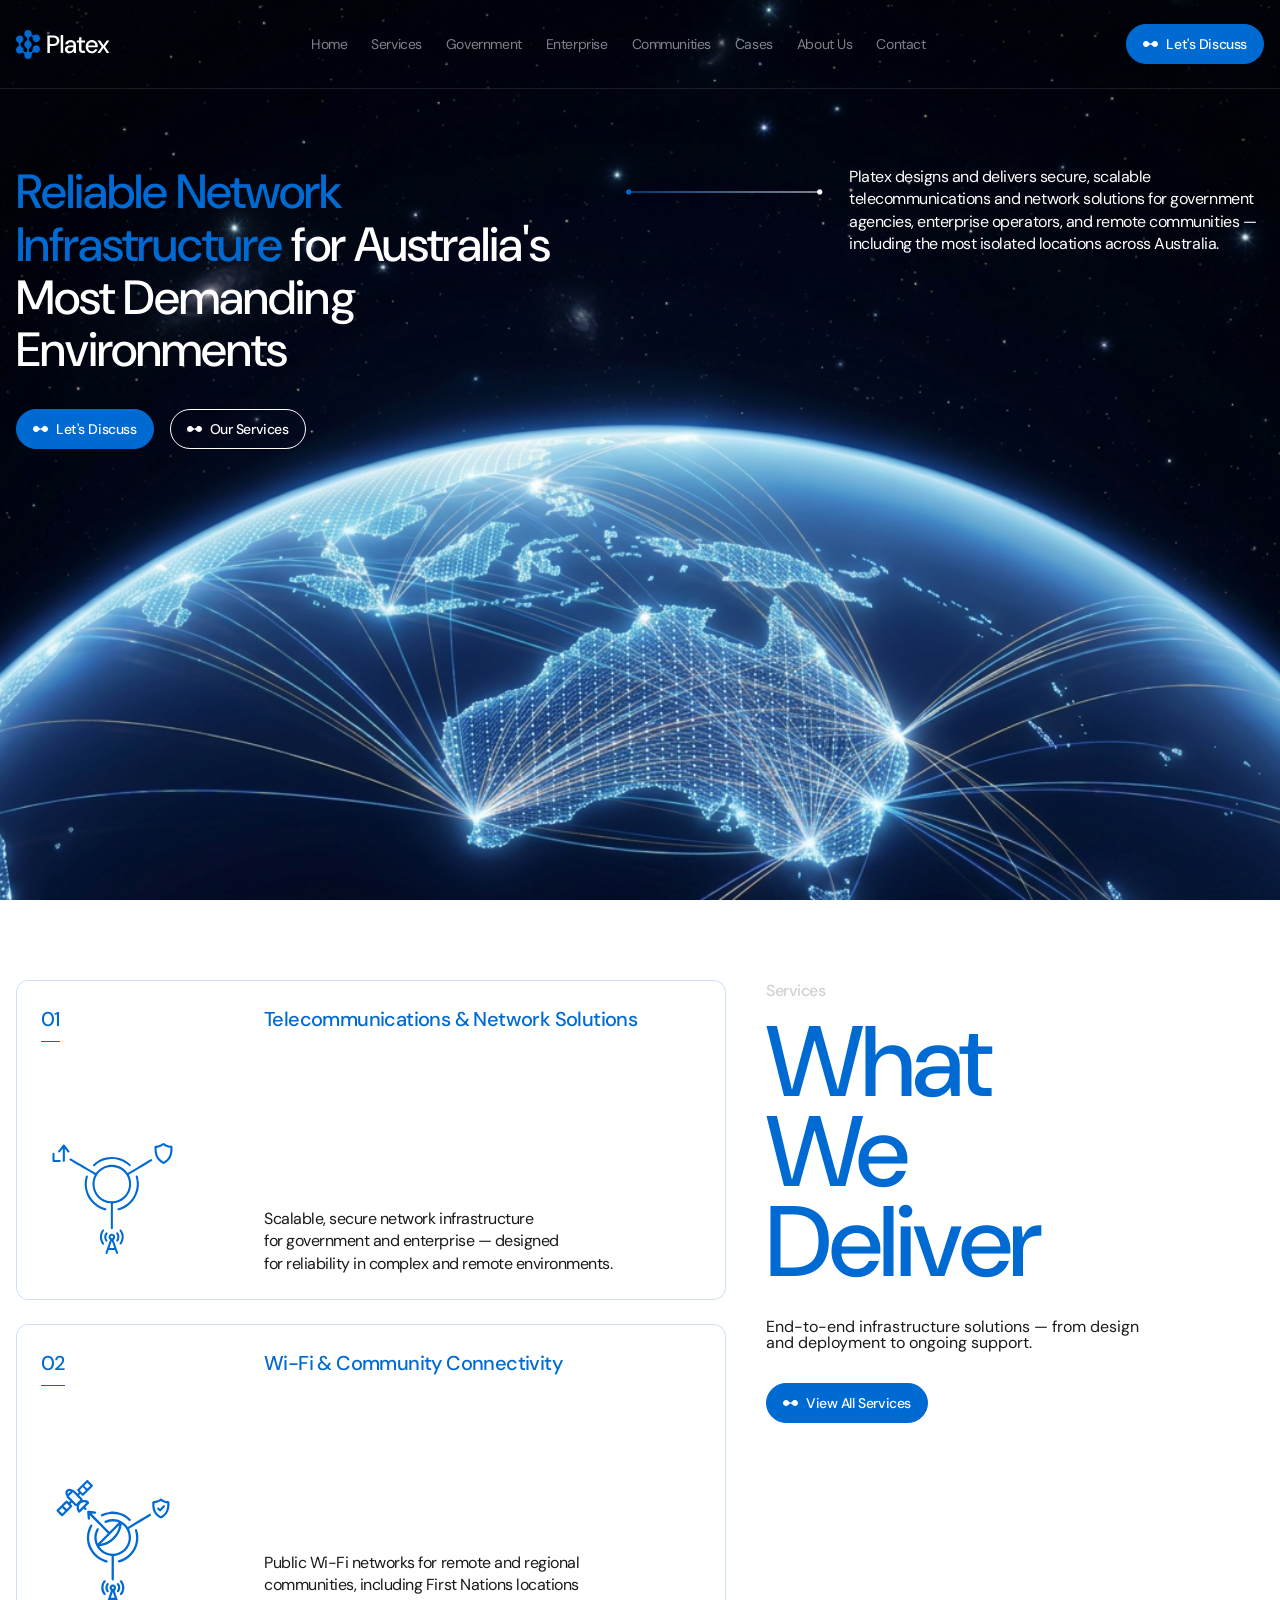
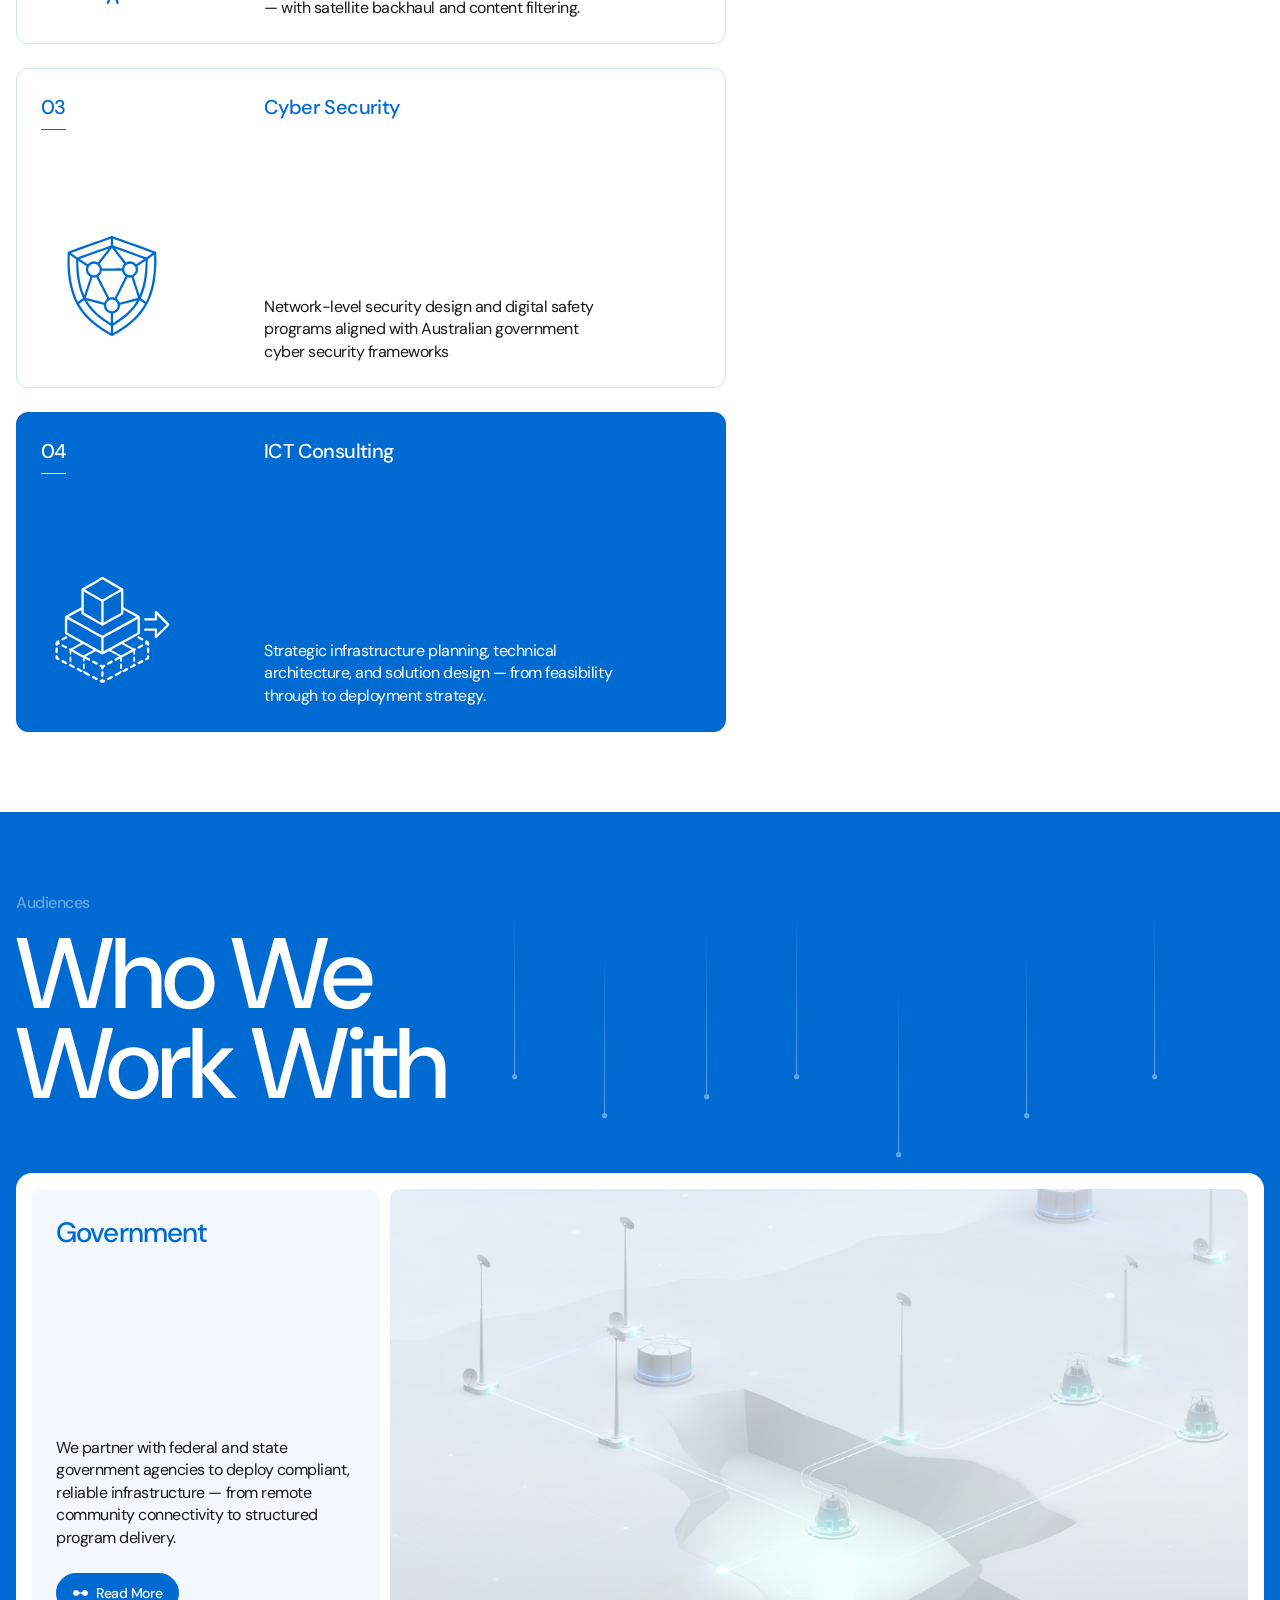
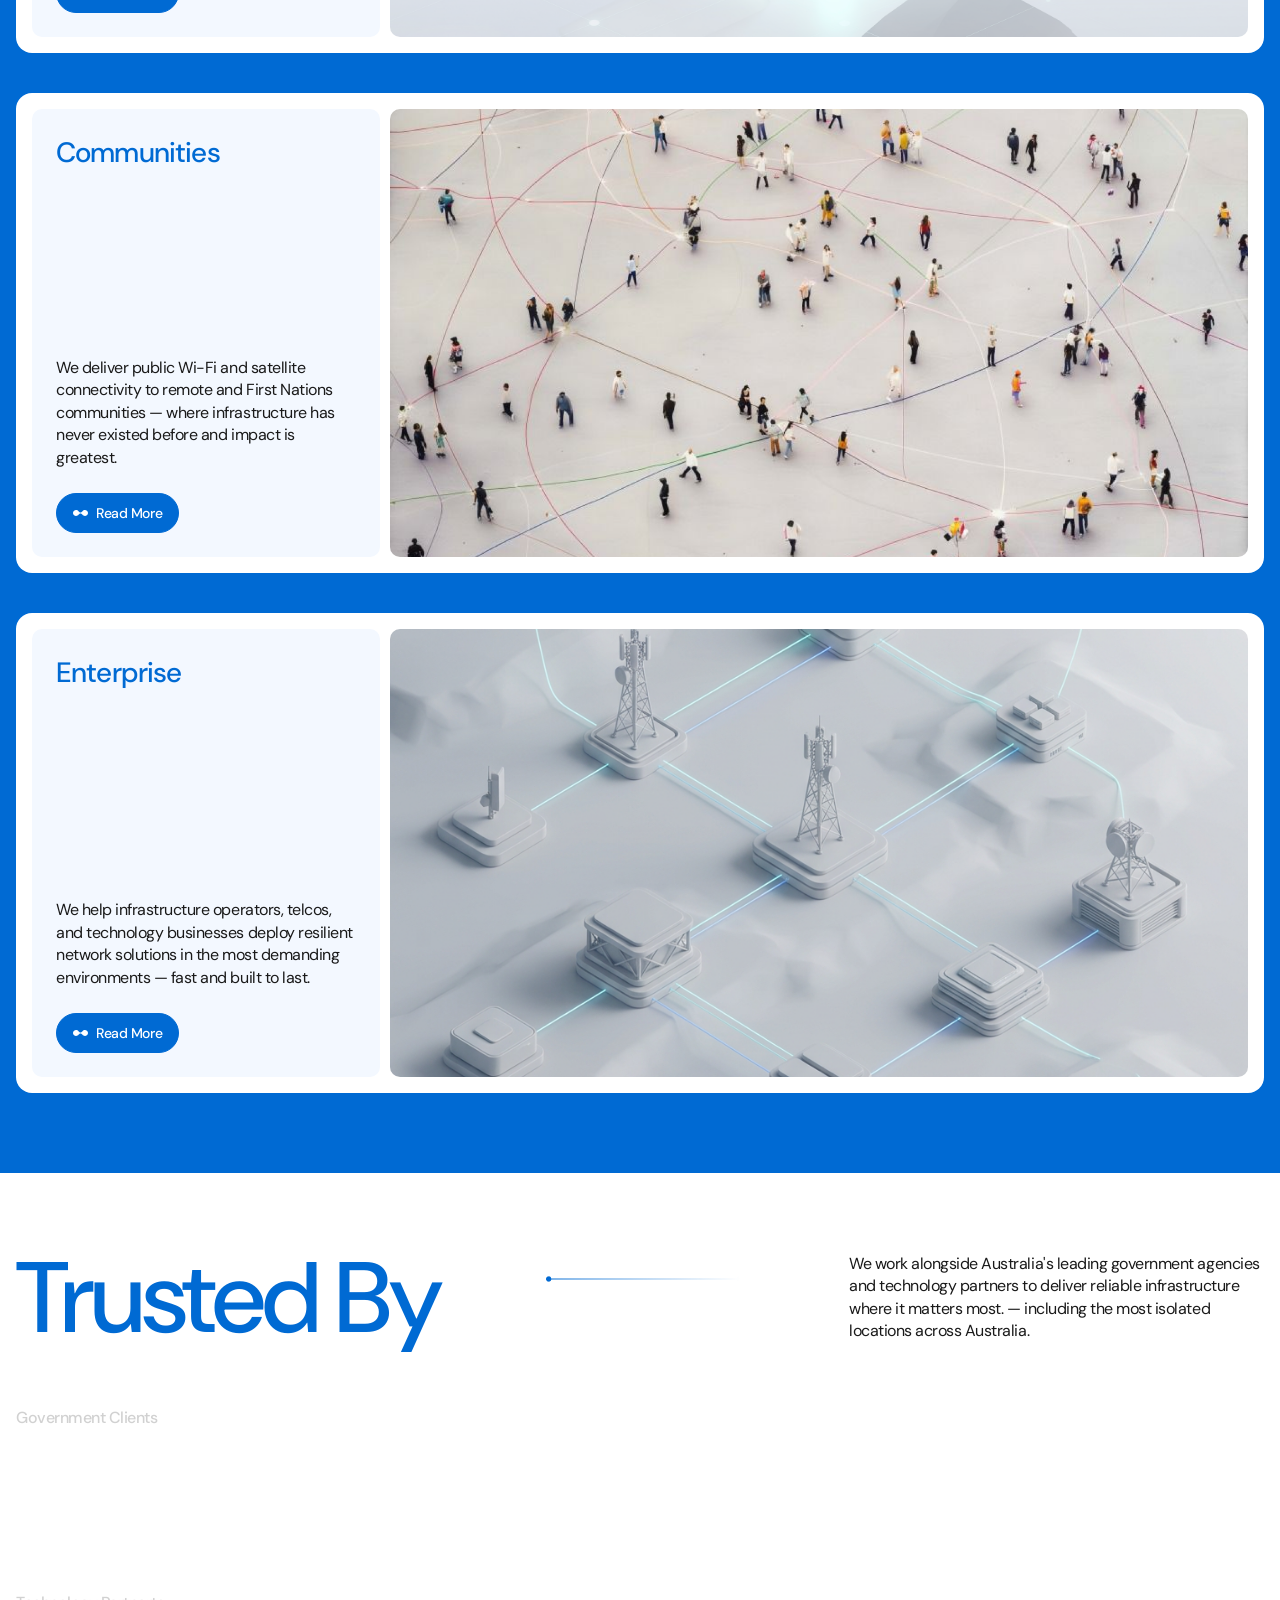
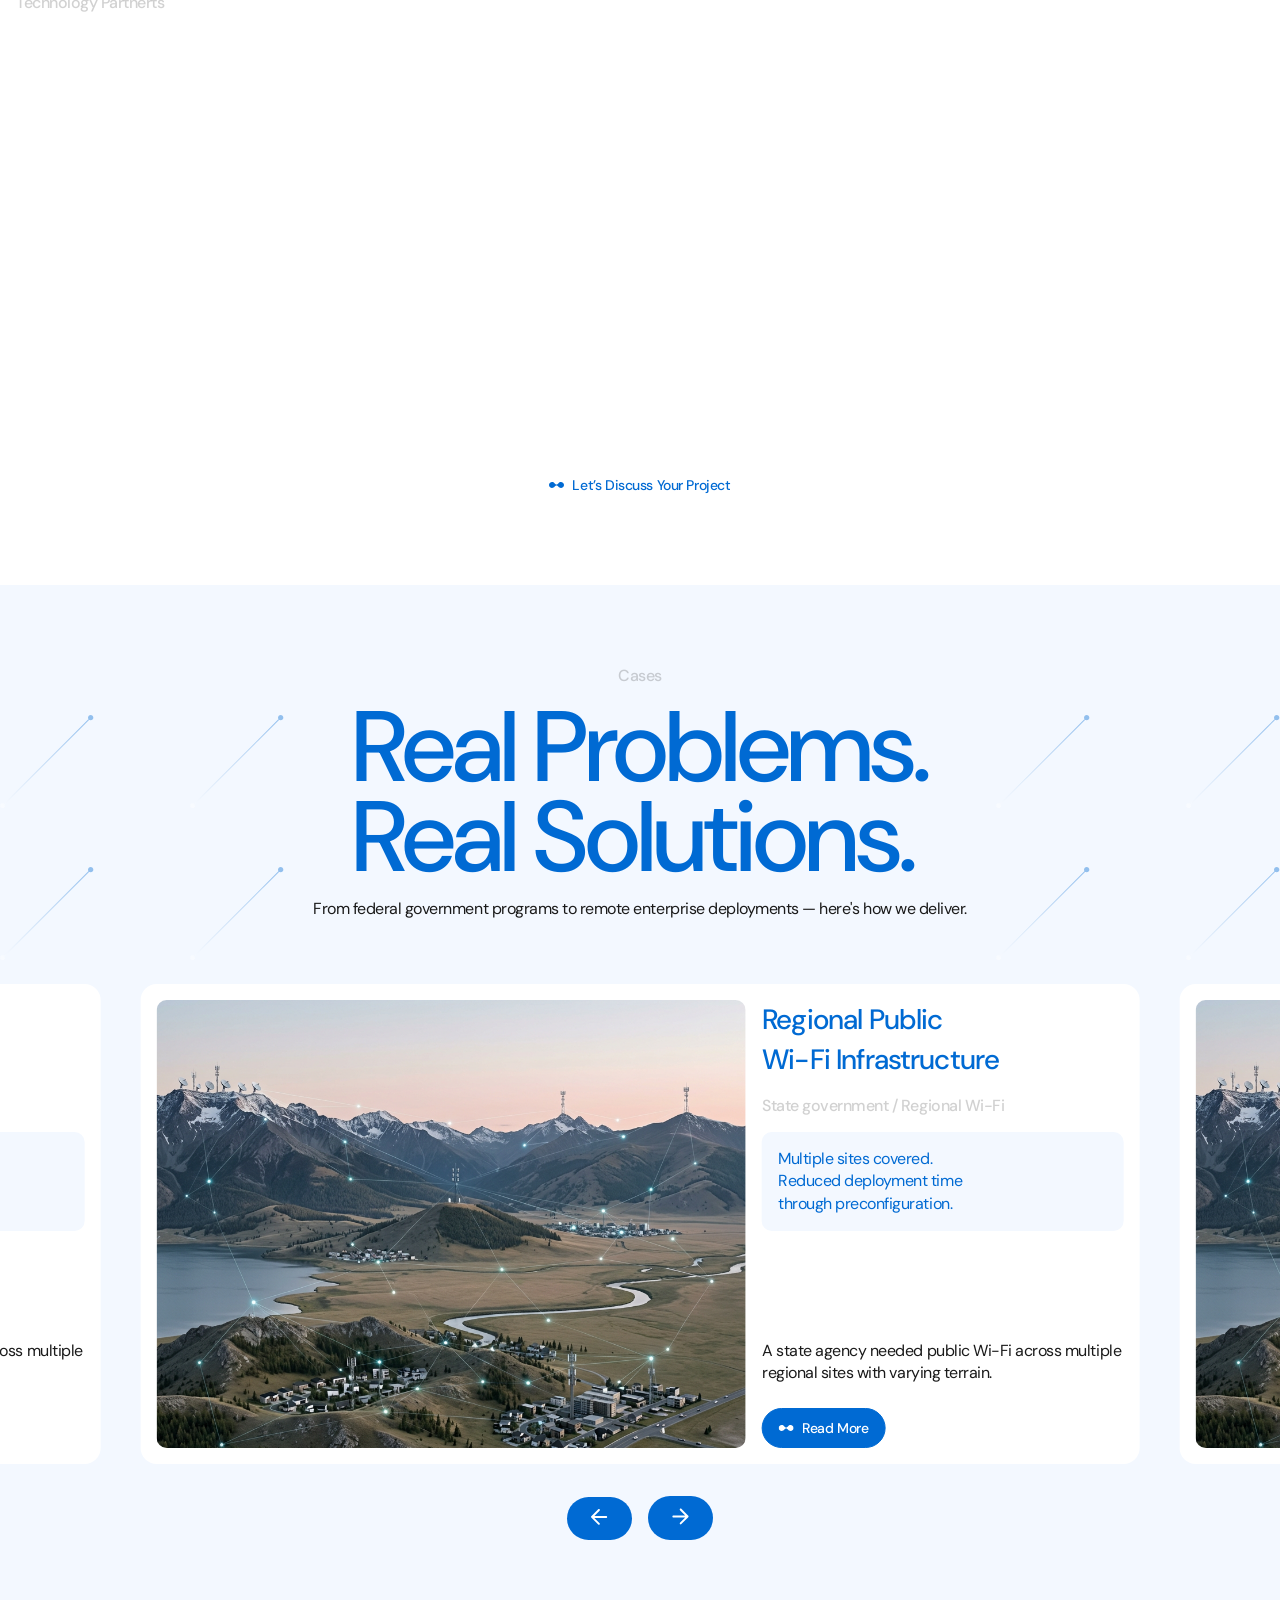
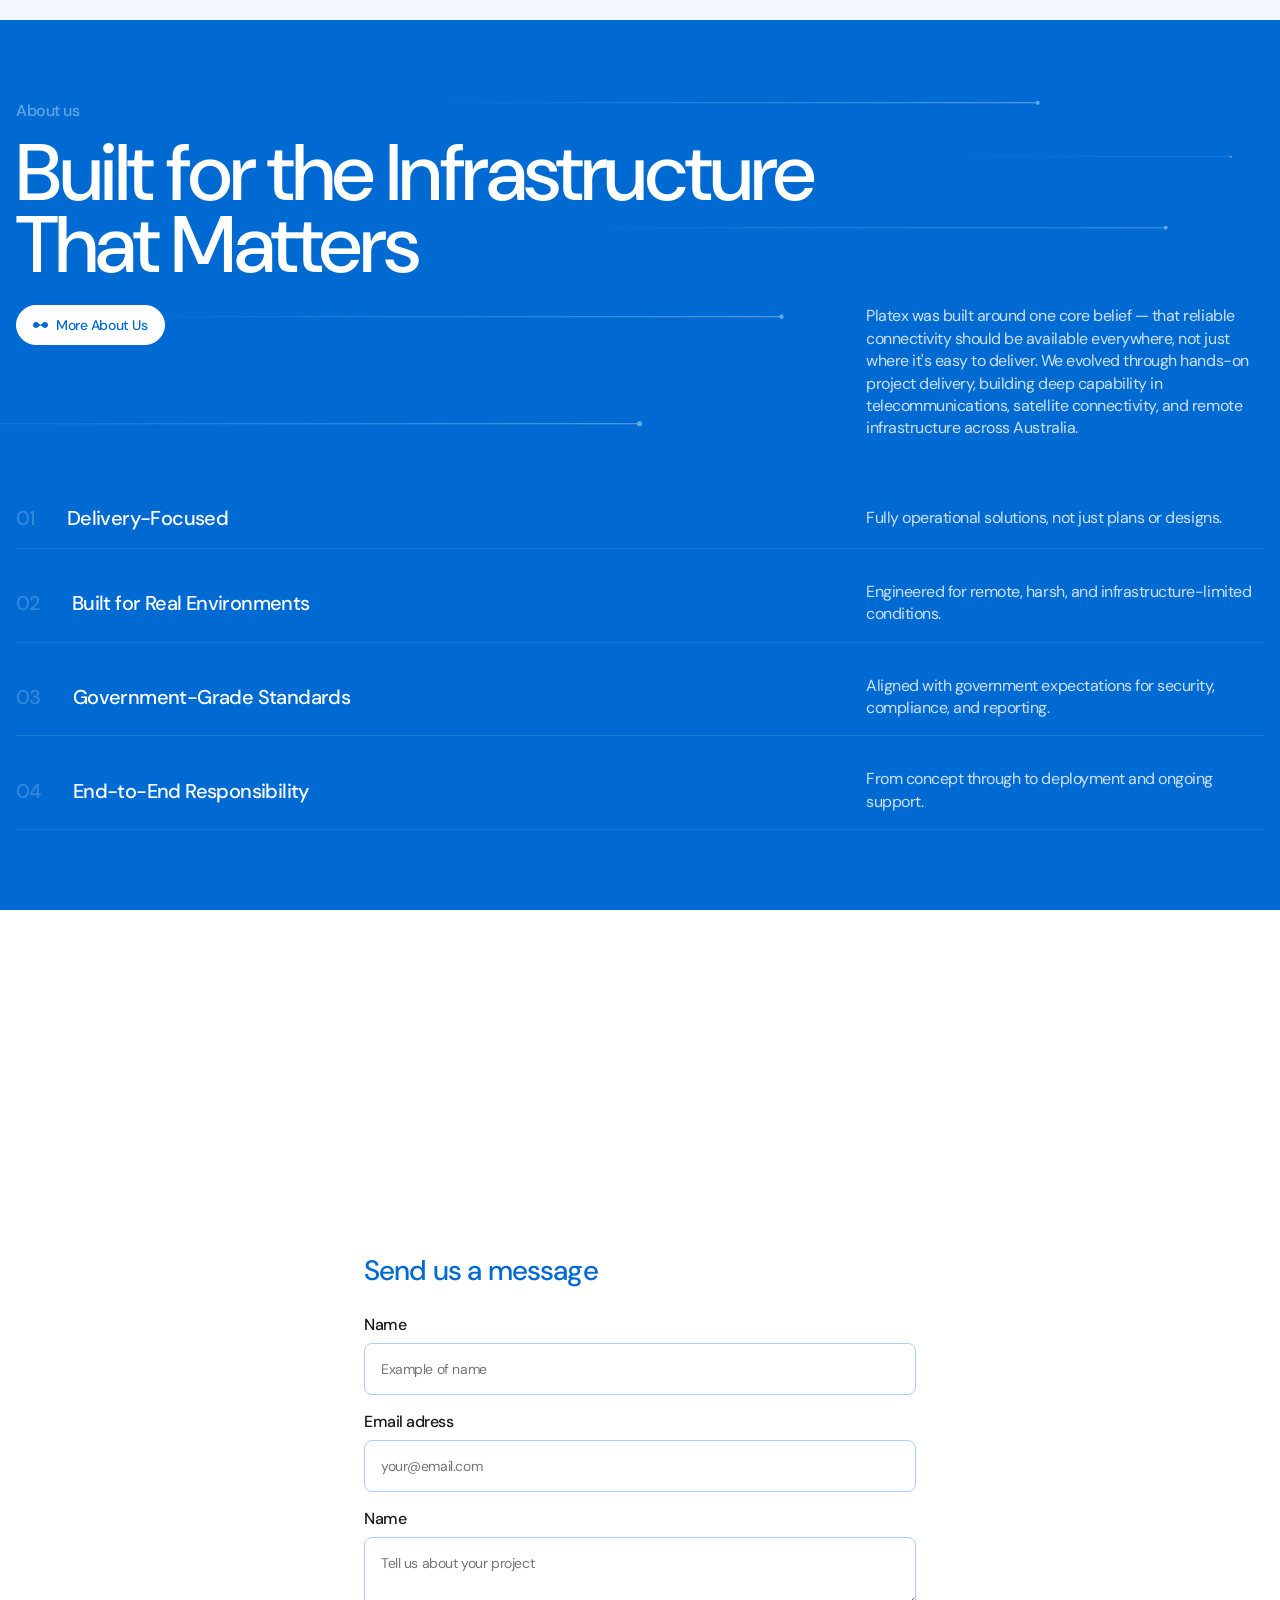
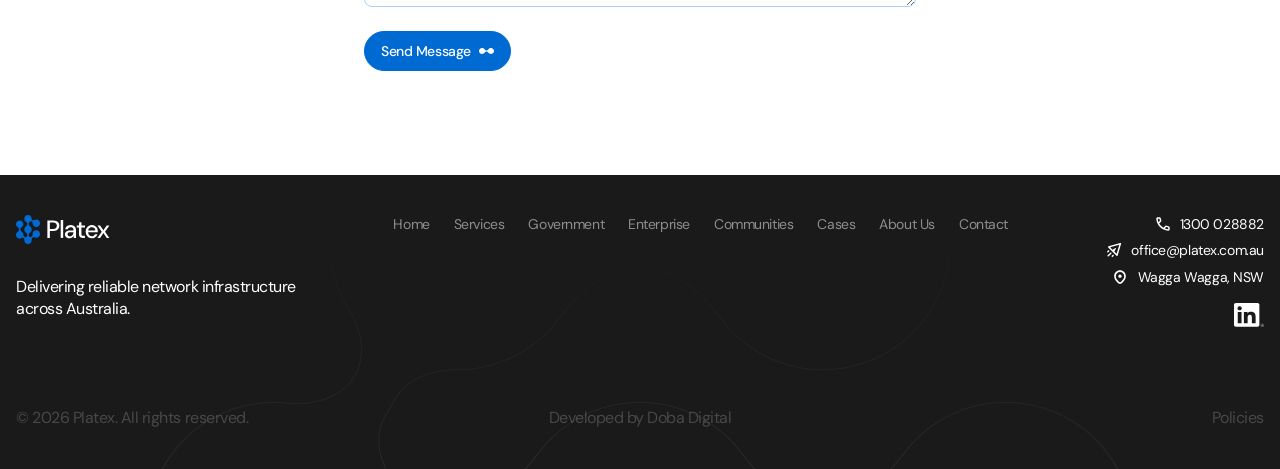
<file: index.html>
<!doctype html>
<html lang="en">

<head>
	<title>Home | Platex</title>
	<meta charset="UTF-8">
	<meta name="format-detection" content="telephone=no">
	<!-- <style>body{opacity: 0;}</style> -->
	<link rel="stylesheet" href="css/style.min.css?_v=20260622153735">
	<link rel="shortcut icon" href="favicon.ico">
	<!-- <meta name="robots" content="noindex, nofollow"> -->
	<meta name="viewport" content="width=device-width, initial-scale=1.0">
</head>

<body>
	<div class="wrapper">
		<header class="header">
			<div class="header__container">
				<a href="index.html" class="header__logo">
					<img src="img/logo.svg" alt="" class="header__img" />
					<img src="img/logo-white.svg" alt="" class="header__img-white" />
				</a>
				<div class="header__menu menu">
					<button type="button" class="menu__icon icon-menu"><span></span></button>
					<nav class="menu__body">
						<img src="img/header-decore.png" alt="" class="menu__decor" />
						<ul class="menu__list">
							<li class="menu__item">
								<a href="index.html" class="menu__link">Home</a>
							</li>
							<li class="menu__item">
								<a href="services.html" class="menu__link">Services</a>
							</li>
							<li class="menu__item">
								<a href="goverment.html" class="menu__link">Government</a>
							</li>
							<li class="menu__item">
								<a href="" class="menu__link">Enterprise</a>
							</li>
							<li class="menu__item">
								<a href="" class="menu__link">Communities</a>
							</li>
							<li class="menu__item">
								<a href="cases.html" class="menu__link">Cases</a>
							</li>
							<li class="menu__item">
								<a href="about.html" class="menu__link">About Us </a>
							</li>
							<li class="menu__item">
								<a href="contacts.html" class="menu__link">Contact</a>
							</li>
						</ul>
						<div class="menu__actions">
							<a href="" class="menu__actioncall">
								<img src="img/icon-phone.svg" alt="Image" />
							</a>
							<a href="" class="menu__actionlinkedin">
								<img src="img/icon-linkedin.svg" alt="Image" />
							</a>
						</div>
					</nav>
				</div>
				<a href="" data-popup="#popup" class="header__btn btn">
					<svg class="btn__svg" xmlns="http://www.w3.org/2000/svg" width="15" height="6" viewBox="0 0 15 6" fill="none">
						<path d="M2.62268e-07 3C1.1742e-07 4.65687 1.37756 6 3.07692 6C4.08319 5.99999 4.97648 5.52901 5.53777 4.80081C6.0259 4.16751 6.68749 3.56268 7.5 3.56268C8.31251 3.56268 8.9741 4.16751 9.46223 4.80081C10.0235 5.52901 10.9168 5.99999 11.9231 6C13.6224 6 15 4.65687 15 3C15 1.34313 13.6224 -5.97268e-07 11.9231 -7.4583e-07C10.9166 9.65659e-06 10.023 0.471244 9.46171 1.19976C8.9738 1.83303 8.31235 2.43777 7.5 2.43777C6.68765 2.43777 6.0262 1.83303 5.53829 1.19976C4.97698 0.471243 4.08344 9.05922e-06 3.07692 -1.51919e-06C1.37758 -1.66775e-06 2.52026e-05 1.34315 2.62268e-07 3Z" fill="" />
					</svg>
					<span class="btn__text">Let's discuss</span>
				</a>
			</div>
		</header>

		<main class="page">
			<section class="hero">
				<img src="img/hero-bg.png" alt="" class="hero__bg" />
				<div class="hero__container">
					<div class="hero__info info-hero">
						<h1 class="info-hero__title">
							<span class="blue">Reliable Network Infrastructure</span> for
							Australia's Most Demanding Environments
						</h1>
						<div class="info-hero__actions">
							<a href="" data-popup="#popup" class="hero__btn btn">
								<svg class="btn__svg" xmlns="http://www.w3.org/2000/svg" width="15" height="6" viewBox="0 0 15 6" fill="none">
									<path d="M2.62268e-07 3C1.1742e-07 4.65687 1.37756 6 3.07692 6C4.08319 5.99999 4.97648 5.52901 5.53777 4.80081C6.0259 4.16751 6.68749 3.56268 7.5 3.56268C8.31251 3.56268 8.9741 4.16751 9.46223 4.80081C10.0235 5.52901 10.9168 5.99999 11.9231 6C13.6224 6 15 4.65687 15 3C15 1.34313 13.6224 -5.97268e-07 11.9231 -7.4583e-07C10.9166 9.65659e-06 10.023 0.471244 9.46171 1.19976C8.9738 1.83303 8.31235 2.43777 7.5 2.43777C6.68765 2.43777 6.0262 1.83303 5.53829 1.19976C4.97698 0.471243 4.08344 9.05922e-06 3.07692 -1.51919e-06C1.37758 -1.66775e-06 2.52026e-05 1.34315 2.62268e-07 3Z" fill="" />
								</svg>
								<span class="btn__text">Let's discuss</span>
							</a>
							<a href="" data-goto=".services" class="hero__btn btn transparent">
								<svg class="btn__svg" xmlns="http://www.w3.org/2000/svg" width="15" height="6" viewBox="0 0 15 6" fill="none">
									<path d="M2.62268e-07 3C1.1742e-07 4.65687 1.37756 6 3.07692 6C4.08319 5.99999 4.97648 5.52901 5.53777 4.80081C6.0259 4.16751 6.68749 3.56268 7.5 3.56268C8.31251 3.56268 8.9741 4.16751 9.46223 4.80081C10.0235 5.52901 10.9168 5.99999 11.9231 6C13.6224 6 15 4.65687 15 3C15 1.34313 13.6224 -5.97268e-07 11.9231 -7.4583e-07C10.9166 9.65659e-06 10.023 0.471244 9.46171 1.19976C8.9738 1.83303 8.31235 2.43777 7.5 2.43777C6.68765 2.43777 6.0262 1.83303 5.53829 1.19976C4.97698 0.471243 4.08344 9.05922e-06 3.07692 -1.51919e-06C1.37758 -1.66775e-06 2.52026e-05 1.34315 2.62268e-07 3Z" fill="" />
								</svg>
								<span class="btn__text">Our services</span>
							</a>
						</div>
					</div>
					<div class="hero__decore">
						<img src="img/hero-line.png" alt="Image" />
					</div>
					<p data-da=".info-hero, 768" class="hero__descriptions">
						Platex designs and delivers secure, scalable telecommunications
						and network solutions for government agencies, enterprise
						operators, and remote communities — including the most isolated
						locations across Australia.
					</p>
				</div>
			</section>
			<section data-watch data-watch-once data-watch-threshold="0.2" class="services">
				<div class="services__container">
					<div class="services__cards animation-fade-up">
						<div class="services__card card-services">
							<div class="card-services__left">
								<div class="card-services__numb">01</div>
								<div data-da="#service-card1, 768" class="card-services__icon">
									<svg class="card-services__imgoriginal" xmlns="http://www.w3.org/2000/svg" width="140" height="140" viewBox="0 0 140 140" fill="none">
										<path d="M66.8584 106.884C68.0899 105.462 70.3451 105.426 71.7285 106.789C72.3655 107.416 72.5971 108.22 72.6367 109.129V109.133C72.5409 110.107 72.237 110.997 71.3721 111.637C71.2467 111.729 71.1579 112.015 71.2041 112.159C71.6036 113.387 72.0294 114.608 72.4619 115.826C72.9803 117.297 73.5086 118.761 74.0303 120.228C74.5354 121.646 75.0437 123.065 75.5488 124.486C75.7469 125.041 75.6281 125.497 75.2354 125.783C74.6741 126.187 73.9541 126.006 73.7031 125.363C73.3234 124.391 72.9636 123.409 72.6367 122.418C72.5212 122.067 72.3522 121.942 71.999 121.945C70.1931 121.955 68.387 121.955 66.5811 121.942C66.2809 121.942 66.1358 122.034 66.04 122.319C65.7132 123.274 65.3594 124.224 65.0127 125.173C64.7947 125.773 64.2304 126.115 63.7451 125.944C63.1013 125.718 62.8369 125.165 63.0713 124.506C64.2598 121.2 65.4521 117.901 66.6406 114.595C66.9278 113.801 67.2017 113 67.4922 112.209C67.5846 111.959 67.5549 111.789 67.3271 111.618C65.8315 110.495 65.66 108.266 66.8584 106.884ZM69.2627 113.253C68.4802 115.449 67.6939 117.648 66.8916 119.907H71.752L71.748 119.903C70.9458 117.625 70.1739 115.428 69.4014 113.232C69.3553 113.239 69.3088 113.246 69.2627 113.253ZM59.7861 101.885C60.2285 101.34 60.7804 101.273 61.3086 101.674C61.6915 101.962 61.7411 102.639 61.3945 103.115C59.9286 105.127 59.248 107.37 59.4824 109.848C59.6607 111.697 60.2882 113.394 61.4141 114.894C61.7805 115.383 61.7046 116.099 61.2754 116.414C60.7671 116.788 60.1567 116.683 59.7539 116.145C59.5756 115.906 59.3935 115.669 59.2383 115.413C58.0167 113.414 57.3927 111.24 57.3828 108.561L57.3896 108.564C57.469 106.322 58.1324 103.933 59.7861 101.885ZM77.3643 101.664C77.81 101.323 78.5555 101.379 78.8691 101.887C79.4469 102.83 80.0217 103.791 80.4443 104.805C80.9957 106.128 81.2233 107.547 81.2432 109.109V109.116C81.1408 111.624 80.3979 114.043 78.8428 116.197C78.5159 116.65 77.9052 116.743 77.4199 116.427C76.9644 116.129 76.8688 115.511 77.1855 114.967C77.5619 114.323 77.988 113.703 78.2852 113.023C79.4968 110.266 79.5433 107.491 78.2393 104.747C77.9718 104.185 77.6088 103.663 77.2588 103.144C76.9055 102.619 76.935 101.995 77.3643 101.664ZM74.0361 104.547C74.4521 104.208 75.0793 104.268 75.502 104.763C76.3109 105.715 76.6948 106.854 76.8467 108.079C76.883 108.374 76.8894 108.677 76.9092 108.975H76.9053C76.9019 110.403 76.5525 111.726 75.7471 112.927C75.298 113.597 74.6998 113.824 74.1484 113.479C73.6005 113.141 73.535 112.507 73.9609 111.828C75.1858 109.878 75.2017 107.937 73.9141 106.004C73.5215 105.416 73.5743 104.924 74.0361 104.547ZM62.9922 104.964C63.5138 104.241 64.2104 104.103 64.7617 104.632C65.1546 105.009 65.2303 105.521 64.8672 105.915C63.4608 107.428 63.5171 110.498 64.7021 111.896C64.9861 112.234 65.1216 112.612 64.917 113.039C64.5539 113.8 63.5639 113.84 63.0322 113.118C62.1935 111.973 61.8038 110.684 61.7148 109.356L61.7012 109.094C61.7573 107.551 62.1141 106.178 62.9922 104.964ZM69.4209 107.77C68.7177 107.741 68.1266 108.295 68.1133 108.991C68.1034 109.703 68.6981 110.357 69.3584 110.357C70.0252 110.357 70.5932 109.769 70.6064 109.063C70.6196 108.381 70.0844 107.8 69.4209 107.77ZM27.0195 30.9675C27.2374 30.521 27.713 30.2623 28.1885 30.4724C28.9742 30.8204 29.7275 31.2504 30.4736 31.6804C32.9761 33.128 35.4752 34.5855 37.9678 36.0495C40.1766 37.343 42.3726 38.6528 44.5781 39.9529C47.0674 41.4169 49.5601 42.8775 52.0527 44.3415C52.4687 44.5845 52.8789 44.8348 53.3213 45.0974C53.7439 44.5689 54.1563 44.0331 54.5889 43.5144C56.1076 41.6991 57.95 40.284 60.0234 39.1482C61.7601 38.1962 63.5997 37.5138 65.541 37.156C67.786 36.7424 70.0442 36.6663 72.3223 37.0241C76.3833 37.6643 79.8733 39.4313 82.835 42.2283C83.6372 42.9865 84.3208 43.8793 85.0107 44.7458C85.222 45.0116 85.3307 44.9719 85.5684 44.8308C88.695 42.9432 91.8286 41.0624 94.9619 39.1814C97.7979 37.4809 100.634 35.7772 103.477 34.0866C105.018 33.1708 106.57 32.2742 108.122 31.3747C108.66 31.063 109.255 31.1777 109.552 31.6238C109.846 32.0637 109.73 32.7568 109.231 33.072C108.04 33.8269 106.825 34.5462 105.61 35.2683C102.355 37.2084 99.0926 39.145 95.834 41.0818C92.8658 42.8446 89.8939 44.6076 86.9258 46.3738C86.7409 46.4821 86.566 46.6072 86.335 46.7615C86.609 47.3326 86.9063 47.9004 87.1572 48.488C88.283 51.1306 88.7049 53.8915 88.6191 56.7507C88.5234 59.8793 87.7346 62.8049 86.1895 65.5329C84.1061 69.2195 81.1048 71.9243 77.2617 73.697C75.2807 74.6096 73.1838 75.1551 70.998 75.2995C70.5131 75.3324 70.3946 75.4996 70.3945 75.9587C70.4044 81.2967 70.3943 86.6355 70.3877 91.9734C70.3877 94.6521 70.381 97.3279 70.3711 100.007C70.3711 100.39 70.3409 100.758 69.9551 101.004C69.2916 101.427 68.4826 101.096 68.3701 100.315C68.3272 100.02 68.334 99.7174 68.334 99.4187C68.3406 91.6351 68.3504 83.8546 68.3604 76.071C68.3604 75.3751 68.3666 75.3586 67.6436 75.2995C64.0646 75.0073 60.8288 73.7796 57.9365 71.6951C55.5461 69.9716 53.6342 67.8076 52.2607 65.1911C51.0789 62.9359 50.3557 60.5559 50.085 58.0085C49.7779 55.0934 50.1154 52.2835 51.1289 49.5456C51.4492 48.679 51.8258 47.8318 52.2021 46.906C51.3536 46.3906 50.4914 45.8589 49.623 45.3435C47.9426 44.3423 46.2554 43.3476 44.5684 42.3562C42.1218 40.9216 39.6682 39.4929 37.2217 38.0583C35.0163 36.765 32.8177 35.4581 30.6123 34.1648C29.6681 33.61 28.7106 33.0782 27.7598 32.53C27.6013 32.4381 27.449 32.3363 27.3037 32.2214C26.9175 31.9161 26.8049 31.4041 27.0195 30.9675ZM43.3506 48.3533C43.5091 47.7887 44.1364 47.3887 44.5986 47.5134C45.1895 47.6743 45.4703 48.1565 45.335 48.8327C45.0378 50.31 44.6481 51.774 44.4434 53.2644C44.1528 55.395 44.1994 57.5424 44.5361 59.6697C44.9257 62.1416 45.6224 64.5182 46.7119 66.78C47.676 68.7793 48.9044 70.6015 50.3506 72.279C52.2192 74.4455 54.3882 76.2575 56.8643 77.7019C58.8254 78.8443 60.9022 79.7408 63.1143 80.2956C63.7349 80.4499 64.0652 80.9093 63.9795 81.4968C63.9137 81.9714 63.4343 82.3539 62.7705 82.3562C62.3712 82.2479 61.8366 82.1273 61.3154 81.9568C56.6105 80.427 52.5722 77.8661 49.2441 74.2156C46.8836 71.6255 45.0976 68.6942 43.876 65.405C42.552 61.83 42.0134 58.1528 42.2412 54.3611C42.3634 52.3158 42.7959 50.3197 43.3506 48.3533ZM93.5693 47.7527C94.2428 47.2474 94.9686 47.4842 95.2129 48.3015C95.4209 48.9974 95.6293 49.7031 95.7383 50.4187C96.0288 52.3358 96.2627 54.2596 96.4014 55.2937L96.3984 55.2868C96.3588 58.2283 96.1473 60.2445 95.6719 62.2175C94.9983 64.9979 93.9321 67.624 92.4531 70.0925C91.1291 72.3052 89.5239 74.2813 87.6387 76.0212C85.0469 78.4111 82.0855 80.2265 78.7607 81.4412C77.9486 81.7366 77.1267 82.0096 76.3047 82.2722C75.6181 82.4888 75.0267 82.2066 74.8516 81.616C74.6667 80.9988 75.0268 80.4829 75.7598 80.2761C79.9462 79.0976 83.6011 77.0032 86.7178 73.9831C89.194 71.5834 91.0796 68.7895 92.3838 65.6052C93.8266 62.0761 94.4641 58.412 94.2363 54.6072C94.1241 52.7492 93.8264 50.9174 93.3213 49.1218C93.1826 48.6359 93.0807 48.1203 93.5693 47.7527ZM69.8066 38.9158C59.6706 38.6925 52.0432 46.5478 52.0693 55.8972H52.0664C51.9112 65.4831 59.8023 73.3297 69.4531 73.3035C78.5988 73.2805 86.7375 65.6834 86.6055 55.7429C86.4798 46.4527 79.0016 39.1194 69.8066 38.9158ZM63.418 29.572C67.1819 28.7578 70.9665 28.6731 74.7568 29.4577C79.029 30.3409 82.8393 32.1757 86.2168 34.907C86.811 35.3862 87.4018 35.8759 87.9531 36.4011C88.4118 36.8376 88.4122 37.602 88.0098 37.9763C87.5971 38.3637 86.9862 38.3109 86.4844 37.8513C84.0874 35.6584 81.4261 33.8593 78.3887 32.6775C75.5228 31.558 72.5341 30.9877 69.4404 31.0271C69.4338 30.978 69.4271 30.9317 69.4238 30.8825L69.4307 30.8786C67.5455 31.1248 65.6373 31.2504 63.7852 31.6443C61.068 32.222 58.5025 33.282 56.1914 34.8347C54.7916 35.7735 53.4968 36.8698 52.1729 37.9236C51.6809 38.3175 51.0333 38.3675 50.6338 37.9538C50.1683 37.4745 50.1851 36.9029 50.7002 36.4138C52.3938 34.8053 54.2824 33.4563 56.3193 32.3074C58.5512 31.0468 60.9154 30.1104 63.418 29.572ZM119.692 15.5613C120.716 14.8357 121.178 14.7962 122.205 15.5447C123.469 16.4703 124.859 17.1339 126.388 17.4753C127.15 17.646 127.934 17.7475 128.713 17.823C129.495 17.8986 129.971 18.3288 129.997 19.1198C130.01 19.4677 129.997 19.8189 129.997 20.1667V21.1648L129.993 21.1579C129.983 23.758 129.574 26.2899 128.524 28.6765C127.352 31.3387 125.493 33.4425 123.014 34.9919C122.634 35.2316 122.235 35.4391 121.852 35.6755C121.208 36.0693 120.594 35.9639 119.97 35.6159C117.639 34.3127 115.678 32.6118 114.274 30.3269C113.175 28.5346 112.471 26.5851 112.257 24.5007C112.079 22.7542 112.029 20.9904 111.953 19.2341C111.917 18.3973 112.399 17.9019 113.251 17.8493C114.746 17.7607 116.199 17.4482 117.556 16.8279C118.305 16.4832 119.019 16.0405 119.692 15.5613ZM20.4492 17.0613C20.9742 16.4145 21.7014 16.4246 22.2197 17.0779C23.6922 18.9358 25.1576 20.7973 26.6201 22.6618C27.1384 23.3216 27.1454 23.965 26.6602 24.3425C26.1022 24.7758 25.5142 24.6253 24.9629 23.9197C24.1408 22.8659 23.3117 21.8186 22.374 20.7976V21.322C22.374 24.9626 22.3776 28.6003 22.3809 32.2409C22.3809 32.4412 22.381 32.6417 22.3711 32.8386C22.3414 33.5608 21.9518 33.9913 21.3311 33.988C20.7302 33.988 20.3047 33.5114 20.3047 32.822C20.2981 30.5439 20.2976 28.2691 20.291 25.9909C20.291 24.3628 20.2849 22.7343 20.2783 21.1062C20.2783 20.9754 20.2616 20.8442 20.2451 20.5642C19.3317 21.7347 18.5008 22.7848 17.6895 23.8474C17.1713 24.5266 16.7716 24.7137 16.2402 24.4743C15.5799 24.1756 15.3784 23.5483 15.8076 22.9607C16.4151 22.1302 17.0552 21.3258 17.6924 20.5183C18.6069 19.3628 19.5215 18.2069 20.4492 17.0613ZM10 25.78C10.0004 24.2696 12.0228 24.2938 12.0508 25.7673C12.097 27.5926 12.0703 29.4245 12.0703 31.2497V31.9128C13.8003 31.9128 15.4547 31.8897 17.1055 31.9324C18.5882 31.9623 18.5374 33.981 17.1055 33.9812H11.1191C10.4061 33.9713 10.0268 33.6035 10.0234 32.9109C10.0102 30.5341 10 28.1568 10 25.78ZM121.459 17.5632C121.066 17.2809 120.785 17.3276 120.409 17.6032C119.382 18.3517 118.266 18.9391 117.024 19.2575C116.057 19.507 115.086 19.7336 114.076 19.9831L114.056 20.823C114.037 22.7879 114.229 24.7306 114.842 26.6179C115.842 29.6971 117.922 31.9002 120.659 33.5515C120.92 33.7091 121.148 33.6887 121.393 33.5115C121.838 33.1898 122.307 32.9045 122.743 32.573C124.387 31.3157 125.708 29.7957 126.586 27.905C127.223 26.5328 127.59 25.0907 127.742 23.6003C127.868 22.3661 127.9 21.1249 127.973 19.8874C127.811 19.8481 127.748 19.8256 127.686 19.8191C125.427 19.563 123.318 18.8927 121.459 17.5632Z" fill="" />
									</svg>
								</div>
							</div>
							<div id="service-card1" class="card-services__right">
								<h4 class="card-services__title">
									<span>Telecommunications</span>
									<span>& Network Solutions</span>
								</h4>
								<p class="card-services__descriptions">
									<span>Scalable, secure network infrastructure</span>
									<span>for government and enterprise — designed</span>
									<span>
										for reliability in complex and remote environments.
									</span>
								</p>
							</div>
						</div>
						<div class="services__card card-services">
							<div class="card-services__left">
								<div class="card-services__numb">02</div>
								<div data-da="#service-card2, 768" class="card-services__icon">
									<svg class="card-services__imgoriginal" xmlns="http://www.w3.org/2000/svg" width="140" height="140" viewBox="0 0 140 140" fill="none">
										<path d="M70.6157 112.399C71.9563 112.461 73.1939 113.581 73.4625 114.886C73.7491 116.274 73.4177 117.432 72.3742 118.398C72.266 118.5 72.2192 118.769 72.2657 118.922C72.6583 120.198 73.0748 121.47 73.4984 122.739C74.1054 124.56 74.7202 126.376 75.335 128.194C75.5777 128.909 75.8462 129.616 76.0761 130.336C76.2414 130.854 76.2545 131.36 75.7611 131.751C75.2135 132.186 74.3529 132.041 74.0843 131.393C73.7046 130.479 73.3971 129.536 73.0588 128.607C72.9942 128.43 72.9354 128.251 72.8605 128.046L72.8632 128.042C71.4993 128.042 70.1453 128.039 68.7917 128.042C67.5857 128.044 67.5882 128.049 67.2189 129.191C67.0097 129.836 66.7951 130.479 66.573 131.116C66.4258 131.535 66.1933 131.88 65.7054 131.947C65.2198 132.015 64.734 131.94 64.5274 131.471C64.3827 131.142 64.323 130.684 64.4314 130.35C65.1727 128.078 65.9661 125.824 66.7488 123.565C67.3196 121.915 67.8985 120.268 68.4822 118.59C68.2962 118.39 68.0891 118.177 67.8927 117.955C66.9476 116.875 66.803 115.414 67.384 114.243C68.0298 112.941 69.1511 112.332 70.6157 112.399ZM70.238 120.291C69.6207 122.097 69.0011 123.903 68.3683 125.752H72.1652C71.5504 123.903 70.9457 122.092 70.3439 120.279C70.3079 120.284 70.274 120.289 70.238 120.291ZM61.1207 108.723C61.4668 108.291 61.9264 108.115 62.4584 108.242C62.8924 108.345 63.1928 108.677 63.2031 109.109C63.2108 109.443 63.1201 109.852 62.9214 110.108C61.2372 112.269 60.6944 114.707 61.1826 117.365C61.4409 118.766 62.0249 120.061 62.9133 121.195C63.2982 121.685 63.3449 122.162 63.0479 122.638C62.7948 123.042 62.3891 123.224 61.9578 123.092C61.6375 122.993 61.2987 122.77 61.092 122.506C59.519 120.473 58.6979 118.173 58.7288 115.58L58.7315 115.582C58.7522 113.025 59.5167 110.728 61.1207 108.723ZM77.7762 108.469C78.2722 108.055 78.9445 108.068 79.3526 108.617C79.9028 109.355 80.4498 110.125 80.8321 110.953C81.5243 112.45 81.897 114.049 81.8764 115.722C81.8015 118.177 81.1449 120.434 79.6236 122.4C79.1069 123.068 78.5359 123.288 78.0167 123.009C77.3324 122.641 77.1542 121.864 77.6524 121.247C79.1945 119.333 79.7996 117.129 79.5697 114.717C79.4096 113.031 78.8075 111.482 77.7305 110.14C77.2268 109.513 77.2573 108.904 77.7762 108.469ZM74.7742 111.2C75.2831 110.819 75.9736 110.928 76.3973 111.508C77.2547 112.681 77.7268 114 77.7682 115.466L77.7664 115.757C77.731 117.216 77.3345 118.565 76.4071 119.737C75.9551 120.307 75.3302 120.423 74.8343 120.058C74.2867 119.654 74.1835 118.996 74.6226 118.39C75.945 116.567 75.7584 114.557 74.6038 112.839C74.2037 112.244 74.271 111.578 74.7742 111.2ZM64.8791 111.078C65.3 110.899 65.7081 110.984 66.0077 111.391C66.3125 111.803 66.3718 112.261 66.1109 112.658C65.5607 113.499 65.1221 114.388 65.0549 115.404C64.9775 116.569 65.4166 117.59 66.0598 118.537C66.3956 119.032 66.3253 119.615 65.9198 119.991C65.5324 120.348 64.8843 120.351 64.4529 119.95C63.6883 119.24 63.2824 118.318 63.0551 117.32C62.9944 117.052 62.9548 116.779 62.9241 116.532L62.8487 115.901C62.8771 114.204 63.2773 112.847 64.1631 111.658C64.3413 111.417 64.6053 111.195 64.8791 111.078ZM70.2927 114.681C69.7478 114.689 69.2979 115.157 69.2977 115.725V115.727C69.2977 116.313 69.7345 116.756 70.3053 116.748C70.8942 116.743 71.3159 116.321 71.3236 115.73C71.3314 115.126 70.8842 114.673 70.2927 114.681ZM46.2048 38.7982C48.2998 39.0495 50.3948 39.2958 52.4897 39.5419C52.9779 39.5989 53.3886 39.796 53.5358 40.2856C53.6701 40.7387 53.6806 41.2464 53.2236 41.5235C52.9395 41.6945 52.5466 41.78 52.2134 41.7567C51.1802 41.6816 50.1522 41.5362 49.1216 41.4196C49.0933 41.4584 49.0621 41.4973 49.0337 41.5335C54.9981 47.6129 60.962 53.6956 66.9471 59.7957C70.0029 56.677 73.0256 53.5945 76.0787 50.4784C75.3271 50.2583 74.4851 49.9859 73.6276 49.7709C71.5921 49.2606 69.5225 49.2839 67.4818 49.6335C66.2576 49.8434 65.0851 50.3435 63.8868 50.7061C63.6182 50.7864 63.3466 50.8921 63.0703 50.9076C62.5719 50.9361 62.1299 50.5974 61.9955 50.1495C61.8482 49.6625 62.0112 49.1076 62.471 48.8745C63.1271 48.543 63.8013 48.2347 64.4987 48.0016C66.516 47.3256 68.601 47.0202 70.7243 47.0772C73.5656 47.1524 76.2677 47.8283 78.7551 49.2296C81.134 50.5688 83.1901 52.2941 84.8174 54.5113C84.9181 54.6485 85.0322 54.7728 85.1664 54.9333H85.1709C86.4521 54.1537 87.7103 53.3843 88.9759 52.6254C91.6262 51.035 94.2792 49.4519 96.9269 47.8588C98.9597 46.6362 100.985 45.4011 103.018 44.1811C104.258 43.4377 105.498 42.6944 106.761 41.9898C107.409 41.6272 108.052 41.8396 108.378 42.438C108.651 42.943 108.448 43.6395 107.877 44.0022C107.043 44.5332 106.192 45.0414 105.34 45.5465C103.583 46.5903 101.819 47.6185 100.065 48.6649C97.7612 50.0377 95.462 51.4209 93.1631 52.7989C91.2775 53.9282 89.3891 55.0573 87.5009 56.1866C87.2323 56.3472 86.9792 56.5549 86.6899 56.6637C86.3132 56.8035 86.4088 57.0182 86.5275 57.2538C88.2013 60.5745 88.7697 64.1059 88.3667 67.7738C88.0593 70.5607 87.1162 73.1561 85.5845 75.5287C84.0553 77.8987 82.1079 79.8236 79.716 81.3001C78.0887 82.3051 76.363 83.0924 74.4799 83.4706C73.6353 83.6416 72.7823 83.7889 71.9247 83.8899C71.4962 83.9391 71.3855 84.0999 71.3855 84.5116C71.3959 89.0652 71.3908 93.619 71.3882 98.1752C71.3882 101.18 71.3851 104.185 71.3748 107.19C71.3747 107.791 71.0905 108.218 70.6256 108.389C70.1968 108.547 69.6592 108.453 69.4009 108.036C69.1996 107.71 69.0912 107.275 69.086 106.886C69.0602 104.198 69.0735 101.509 69.0735 98.8204C69.0735 94.075 69.078 89.332 69.0806 84.5866C69.0806 83.9497 69.081 83.9442 68.4355 83.8899C66.4104 83.7215 64.4568 83.2374 62.628 82.3619C58.9989 80.629 56.1577 78.0257 54.1791 74.485C53.0348 72.4361 52.2857 70.26 51.9989 67.9391C51.7484 65.9058 51.8002 63.8749 52.26 61.8623C52.6759 60.0387 53.2649 58.2874 54.2697 56.6945C54.652 56.0886 55.2152 55.8765 55.742 56.1432C56.3023 56.4282 56.5169 57.0756 56.2355 57.7282C55.8687 58.5778 55.447 59.4065 55.1086 60.2665C54.3027 62.3231 54.0372 64.4576 54.1818 66.6695C54.2877 68.2988 54.6521 69.8454 55.2746 71.4669C58.6377 68.11 61.965 64.7894 65.3384 61.4195C59.3482 55.3194 53.3626 49.2269 47.3775 43.132C47.3362 43.1475 47.2948 43.1653 47.251 43.1808C47.2794 43.6598 47.3 44.1394 47.3335 44.6184C47.3748 45.2011 47.4502 45.7816 47.4735 46.3669C47.5122 47.3305 46.7786 47.89 45.8953 47.5923C45.4924 47.4576 45.2824 47.147 45.2359 46.7456C45.1455 45.9607 45.0788 45.1729 45.0143 44.388C44.9032 43.0024 44.8001 41.6168 44.6994 40.2286C44.627 39.2314 45.2208 38.6791 46.2048 38.7982ZM93.295 57.1246C93.8116 56.9536 94.3644 57.27 94.5995 57.9252C95.2298 59.6684 95.5611 61.4816 95.7471 63.3207C95.8297 64.1367 95.8478 64.9606 95.8763 65.4216C95.8478 69.8898 94.8944 73.7649 93.0061 77.4145C90.7562 81.7688 87.4728 85.1336 83.3424 87.7032C81.289 88.9801 79.0807 89.8922 76.7534 90.5216C76.0818 90.7029 75.4692 90.3785 75.3116 89.7517C75.1491 89.1017 75.5392 88.4775 76.1873 88.3014C78.8375 87.5916 81.271 86.4288 83.5183 84.8513C85.3471 83.5666 86.9745 82.0668 88.3901 80.3495C89.9296 78.4819 91.1104 76.3939 91.9887 74.1326C93.1201 71.216 93.6727 68.1903 93.5875 65.0665C93.5281 62.8855 93.1355 60.7456 92.5001 58.6553C92.2911 57.9665 92.6186 57.3474 93.295 57.1246ZM47.8279 53.0836C48.2128 52.4364 48.8016 52.2346 49.3827 52.5531C49.8088 52.7889 50.1727 53.4698 49.8035 54.1535C49.2663 55.148 48.7397 56.1637 48.3626 57.2231C47.8434 58.684 47.3728 60.1789 47.0473 61.6942C46.4093 64.6548 46.505 67.6414 47.1792 70.5813C48.1323 74.7257 50.0696 78.3675 52.9652 81.5043C54.9025 83.6024 57.1136 85.323 59.6708 86.5456C61.1379 87.2449 62.7034 87.7395 64.2403 88.286C64.8628 88.5062 65.2586 88.9986 65.1733 89.6306C65.0983 90.1873 64.6458 90.5675 63.8814 90.5649V90.5704C63.5017 90.4694 62.949 90.3499 62.4145 90.1764C60.2834 89.4951 58.2684 88.5549 56.3853 87.3426C52.361 84.7524 49.23 81.3441 47.0679 77.0522C45.5413 74.019 44.6761 70.8141 44.4437 67.4105C44.2267 64.2272 44.6064 61.1343 45.575 58.1168C46.1381 56.3632 46.8851 54.674 47.8279 53.0836ZM79.1884 52.3354C78.633 58.2334 76.0683 63.1032 71.8682 67.2036C67.6759 71.2961 62.7628 73.7668 56.8734 74.2952H56.8707C58.87 77.919 64.7185 82.7507 72.9018 81.4555C78.755 80.5281 85.0264 75.562 86.0932 67.6617C86.9714 61.1524 83.5952 55.0888 79.1884 52.3354ZM58.2497 71.7416C58.2729 71.7778 58.2966 71.8165 58.3224 71.8527C62.7188 71.073 66.5008 69.0578 69.7813 66.0298C73.3795 62.7075 75.7853 58.7266 76.5991 53.8444L76.6727 53.3709C70.5326 59.4943 64.3898 65.6182 58.2497 71.7416ZM70.2748 39.6196C72.07 39.6093 73.8372 39.8217 75.5781 40.2024C80.194 41.2101 84.2441 43.3111 87.6382 46.6317C87.8267 46.8156 88.0021 47.0227 88.1415 47.248C88.467 47.7686 88.351 48.341 87.8706 48.7218C87.4522 49.0532 86.8068 49.0301 86.409 48.6341C84.916 47.1525 83.2726 45.8696 81.418 44.8724C79.5711 43.8804 77.6417 43.116 75.5934 42.6187C73.062 42.0048 70.5123 41.8887 67.9448 42.1244C65.8603 42.3161 63.8222 42.7852 61.8591 43.5467C61.2288 43.7902 60.6085 44.0619 59.9705 44.2769C59.2524 44.5203 58.6611 44.313 58.4157 43.7898C58.1522 43.2251 58.3462 42.5752 59.041 42.2618C60.2808 41.7049 61.544 41.1735 62.8406 40.7799C64.1578 40.381 65.5214 40.0983 66.8825 39.8807C67.9984 39.7046 69.1407 39.6999 70.2721 39.6196H70.2748ZM117.582 26.9147C118.192 26.4874 118.577 26.4817 119.181 26.9038C120.986 28.1652 122.985 28.8912 125.171 29.1114C126.571 29.2512 126.95 29.6941 126.989 31.1084C127.038 32.8671 126.922 34.6154 126.607 36.3431C125.894 40.2647 123.879 43.3344 120.527 45.4895C120.031 45.8081 119.48 46.0828 118.917 46.2486C118.54 46.3599 118.046 46.3651 117.692 46.2097C115.128 45.0856 113.139 43.2928 111.744 40.8503C110.207 38.1539 109.708 35.2192 109.768 32.1602H109.77C109.77 31.6059 109.765 31.0537 109.77 30.4993C109.781 29.8182 110.098 29.3827 110.757 29.2532C111.542 29.0978 112.346 29.0281 113.131 28.8701C114.756 28.5463 116.226 27.8601 117.582 26.9147ZM43.6559 8.62986C44.0717 8.21813 44.5344 7.81422 45.1955 8.09131C45.4046 8.17939 45.6032 8.3276 45.7607 8.49071C47.1633 9.92821 48.561 11.3705 49.9506 12.8236C50.5628 13.466 50.534 14.036 49.8986 14.6706C47.0107 17.5509 44.1233 20.4317 41.238 23.3146C40.494 24.058 39.9283 24.0627 39.187 23.3038C38.7582 22.866 38.3499 22.4127 37.8385 21.8661H37.8358C37.4225 22.3194 37.089 22.6569 36.8022 23.0273C36.7355 23.1157 36.7746 23.3824 36.8624 23.4755C37.5777 24.2498 38.2982 25.019 39.0497 25.7571C39.6955 26.3943 40.2384 27.0655 40.1506 28.0343C40.9693 28.0342 41.7419 27.977 42.5012 28.0469C43.9708 28.1816 45.2543 28.7801 46.2874 29.8496C46.8583 30.4402 46.8149 31.1011 46.2362 31.6813C45.172 32.7433 44.1177 33.8178 43.0431 34.8747C42.8443 35.0689 42.8473 35.1958 43.0306 35.3771C43.276 35.6206 43.5105 35.8778 43.7429 36.1316C44.2466 36.6859 44.2699 37.2758 43.8075 37.7265C43.402 38.1227 42.6509 38.1074 42.1782 37.6542C41.8631 37.3512 41.5967 36.9992 41.2739 36.634C40.6773 37.2349 40.1758 37.7475 39.667 38.2551C39.0135 38.9104 38.352 39.558 37.6985 40.2133C37.0709 40.8426 36.4305 40.8376 35.8261 40.1771C35.0409 39.3198 34.555 38.2937 34.3457 37.1617C34.2115 36.4392 34.2094 35.6905 34.1681 34.9524C34.1526 34.6728 34.1938 34.3881 34.2093 34.1292C34.15 34.0852 34.1213 34.0489 34.0981 34.0515C32.6775 34.3234 31.9827 33.2638 31.1768 32.4349C30.544 31.7847 29.9444 31.1007 29.3116 30.4117C28.7899 30.9633 28.3947 31.3804 27.9712 31.8259C28.4025 32.2765 28.8543 32.7533 29.3089 33.2247C29.9624 33.9059 29.9802 34.4398 29.3241 35.0952C26.5164 37.9029 23.7035 40.7054 20.8932 43.5106C20.7589 43.6427 20.6193 43.7698 20.485 43.9019C19.9451 44.4328 19.3741 44.4333 18.8368 43.8946C17.7623 42.8145 16.6932 41.7314 15.6213 40.6461C15.2467 40.2654 14.8744 39.8846 14.5025 39.5012C13.8257 38.8019 13.8334 38.1853 14.5204 37.5015C16.1503 35.8826 17.7775 34.2607 19.4074 32.6418C20.6577 31.4011 21.9057 30.1578 23.1559 28.9171C23.8662 28.2126 24.4009 28.2076 25.0956 28.9198C25.5089 29.3446 25.8965 29.7955 26.3383 30.2825C26.829 29.7748 27.2324 29.3572 27.7361 28.834C26.8811 28.0181 26.0413 27.2232 25.2096 26.4177C24.569 25.7986 23.9824 25.1583 24.0289 24.1559C24.0389 23.9358 23.7964 23.6949 23.6467 23.48C22.5025 21.8611 22.5644 19.6204 23.7965 18.258C25.2379 16.665 27.4468 16.2383 29.1877 17.3417C29.8152 17.7378 30.3834 18.064 31.1374 18.1884C32.0258 18.3334 32.5403 19.1336 33.1498 19.7345C33.7981 20.3716 34.4649 20.9881 35.1855 21.6718C35.5134 21.3378 35.9034 20.9599 36.2675 20.5586C36.3166 20.5042 36.2682 20.2938 36.1984 20.2161C35.8187 19.7991 35.4132 19.4028 35.0258 18.9935C34.4678 18.4055 34.4756 17.784 35.0464 17.2116C37.9136 14.3494 40.7784 11.4843 43.6559 8.62986ZM118.693 29.2532C118.422 29.0875 118.268 29.111 118.031 29.2587C116.277 30.3594 114.37 31.0509 112.309 31.271C111.95 31.3099 111.922 31.5126 111.924 31.7897C111.942 33.6883 112.074 35.561 112.656 37.3949C113.575 40.2984 115.332 42.4793 118.01 43.9091C118.178 43.9972 118.455 44.0284 118.617 43.9507C120.86 42.8731 122.461 41.1507 123.502 38.9075C124.375 37.0193 124.706 35.0068 124.761 32.9373C124.761 32.5101 124.749 32.0824 124.762 31.6578C124.77 31.4014 124.675 31.297 124.414 31.271C122.345 31.0664 120.454 30.3282 118.693 29.2532ZM16.5588 38.6157V38.6175C17.6462 39.5913 18.7179 40.5474 19.7304 41.454C20.6293 40.5914 21.629 39.6305 22.6571 38.6437C21.5904 37.6103 20.5575 36.6103 19.5734 35.6572C18.6332 36.5794 17.6515 37.5459 16.5588 38.6157ZM120.928 33.4939C121.39 33.1704 121.961 33.2607 122.327 33.6801C122.63 34.0272 122.616 34.6393 122.255 35.0174C120.976 36.3617 119.69 37.7007 118.39 39.0268C117.874 39.5525 117.28 39.5371 116.766 39.0268C116.153 38.4182 115.552 37.8016 114.952 37.1825C114.57 36.7888 114.581 36.1901 114.96 35.7964C115.345 35.3977 115.945 35.3513 116.345 35.7087C116.75 36.0739 117.14 36.4576 117.582 36.8798C118.489 35.9345 119.354 35.0251 120.23 34.1238C120.447 33.8984 120.672 33.6727 120.928 33.4939ZM43.8237 30.8653C42.7285 29.8007 39.9102 30.0726 38.3086 31.3677C36.1182 33.1368 36.0479 36.3203 36.97 37.8124V37.8096C39.2561 35.4939 41.5402 33.1784 43.8237 30.8653ZM21.0843 34.0976C22.1434 35.0896 23.1925 36.0713 24.1715 36.9883V36.991C25.1271 36.0949 26.1496 35.1337 27.1852 34.1599C26.1185 33.1006 25.0958 32.0851 24.1401 31.1346C23.1534 32.0929 22.1433 33.0719 21.0843 34.0976ZM30.8332 20.5477C30.5465 20.2551 30.3161 20.2215 30.0114 20.5477C29.2855 21.3248 28.537 22.0845 27.7827 22.8357C27.2868 23.3279 26.7645 23.7886 26.2324 24.2833C28.7948 26.9046 31.2564 29.425 33.7051 31.9298C35.0922 30.5337 36.4537 29.1661 37.8511 27.7623V27.7596C37.7555 27.643 37.6756 27.5263 37.5774 27.4279C35.3301 25.1329 33.0779 22.8427 30.8332 20.5477ZM28.0896 19.2998C27.2062 18.7792 26.3978 18.8363 25.7443 19.458C25.0419 20.1262 24.9203 21.0739 25.3567 21.8923H25.3594C26.2634 21.035 27.1753 20.1675 28.0896 19.2998ZM40.1739 15.1106C39.2001 16.1338 38.2282 17.1546 37.2311 18.201C38.1403 19.1542 39.0858 20.1543 40.0519 21.136C40.1087 21.1955 40.3667 21.1491 40.4574 21.0664C40.8397 20.7167 41.1917 20.3303 41.5637 19.9676C42.1421 19.3979 42.7285 18.8386 43.3509 18.2327C42.2506 17.1501 41.2251 16.1422 40.1739 15.1088V15.1106ZM41.7027 13.6368H41.7054C42.6869 14.6392 43.6346 15.6135 44.598 16.5718C44.6548 16.6288 44.8878 16.5901 44.973 16.5176C45.2261 16.3078 45.4459 16.0568 45.6836 15.8263C46.3784 15.1477 47.0734 14.4713 47.8431 13.7227C46.7298 12.6788 45.6806 11.697 44.6706 10.7516C43.715 11.6814 42.7281 12.6422 41.7027 13.6368Z" fill="#006AD3" />
									</svg>
								</div>
							</div>
							<div id="service-card2" class="card-services__right">
								<h4 class="card-services__title">
									Wi-Fi & Community Connectivity
								</h4>
								<p class="card-services__descriptions">
									<span>Public Wi-Fi networks for remote and regional</span>
									<span> communities, including First Nations locations</span>
									<span>
										— with satellite backhaul and content filtering.
									</span>
								</p>
							</div>
						</div>
						<div class="services__card card-services">
							<div class="card-services__left">
								<div class="card-services__numb">03</div>
								<div data-da="#service-card3, 768" class="card-services__icon">
									<svg class="card-services__imgoriginal" xmlns="http://www.w3.org/2000/svg" width="140" height="140" viewBox="0 0 140 140" fill="none">
										<path d="M113.999 46.7124C113.759 50.2245 113.544 54.567 113.145 58.8941C112.773 62.9413 112.05 66.9517 111.152 70.9159C110.734 72.7642 110.178 74.5848 109.628 76.3993C109.21 77.7863 108.77 79.1734 108.223 80.5142C107.334 82.6947 106.464 84.8967 105.385 86.9849C104.177 89.3191 102.834 91.598 101.382 93.7908C98.6925 97.8534 95.446 101.455 91.8737 104.77C89.4205 107.046 86.8381 109.165 84.1389 111.136C80.9693 113.446 77.6952 115.598 74.2705 117.514C72.9486 118.253 71.6236 118.981 70.3047 119.726C69.7114 120.061 69.1365 120.113 68.5339 119.753C65.5642 117.988 62.5452 116.3 59.6308 114.448C57.2575 112.938 54.9641 111.296 52.7168 109.601C48.4159 106.36 44.5024 102.694 41.0377 98.5669C38.3508 95.3685 36.0266 91.9148 34.053 88.2274C32.3437 85.0412 30.9172 81.7259 29.7859 78.2938C28.9773 75.8365 28.2241 73.3485 27.64 70.8298C26.0722 64.0854 25.1868 57.2334 25.0392 50.3076C24.9439 45.8482 25.0484 41.3827 25.0792 36.9203C25.0853 36.1207 25.445 35.7086 26.2136 35.4318C28.8913 34.4631 31.5659 33.482 34.2466 32.5194C36.9581 31.5445 39.6789 30.5942 42.3904 29.6193C44.7575 28.7674 47.1186 27.8878 49.4858 27.0298C51.1274 26.4362 52.7722 25.8642 54.4169 25.2799C56.1846 24.6494 57.9523 24.0159 59.72 23.3824C61.8443 22.6197 63.9686 21.86 66.093 21.0943C66.8369 20.8267 67.5748 20.5468 68.3095 20.2577C68.9674 19.9994 69.5945 19.8856 70.3078 20.1532C72.9762 21.1527 75.6631 22.1061 78.3439 23.0687C80.0655 23.6868 81.7932 24.2865 83.5117 24.9078C86.2079 25.8796 88.8948 26.8699 91.5909 27.8448C94.533 28.9089 97.4812 29.9607 100.423 31.0248C102.84 31.8951 105.253 32.7716 107.669 33.6481C109.342 34.2539 111.014 34.8659 112.69 35.4656C113.4 35.7178 113.698 36.09 113.723 36.8557C113.812 39.8635 113.895 42.8712 114.005 46.7155L113.999 46.7124ZM79.4722 54.647C79.2354 54.647 78.9588 54.647 78.679 54.647C72.6965 54.647 66.7109 54.647 60.7284 54.647C60.381 54.647 60.0305 54.6193 59.6893 54.6685C59.5509 54.69 59.3511 54.8622 59.3234 54.9945C58.8961 57.0489 57.897 58.7434 56.2092 60.0043C55.9387 60.2042 55.9417 60.3457 56.077 60.6071C56.5904 61.5851 57.0915 62.5661 57.5865 63.5533C58.6655 65.7 59.7323 67.8558 60.8144 69.9994C62.0318 72.4105 63.2616 74.8155 64.4851 77.2266C65.1922 78.6198 65.8993 80.016 66.6064 81.4123C66.7324 81.6583 66.8584 81.7751 67.1843 81.6614C67.6332 81.5045 68.1097 81.4184 68.58 81.3446C69.6068 81.1847 70.6183 81.2831 71.6174 81.5783C71.8388 81.6429 72.1154 81.8244 72.2999 81.4553C73.4343 79.1857 74.5749 76.9221 75.7185 74.6586C76.7945 72.5274 77.8643 70.3931 78.9465 68.2649C80.2284 65.74 81.5196 63.2181 82.8139 60.6963C82.9707 60.3918 82.9707 60.195 82.651 59.9551C81.6118 59.1709 80.7541 58.2144 80.2592 56.9935C79.9579 56.2493 79.7427 55.4681 79.4722 54.647ZM64.7526 82.8454C63.6827 80.7111 62.6498 78.6352 61.6045 76.5623C60.6392 74.6525 59.6585 72.7488 58.6901 70.839C57.6111 68.7077 56.5443 66.5734 55.4714 64.4391C54.9918 63.4826 54.5091 62.5292 54.0295 61.5728C53.9281 61.3698 53.842 61.2314 53.5438 61.3145C52.4678 61.6158 51.3734 61.7512 50.2636 61.5113C50.0115 61.459 49.8731 61.542 49.7901 61.8034C49.2337 63.5626 48.6649 65.3186 48.0993 67.0747C47.3492 69.3966 46.5929 71.7155 45.8428 74.0374C45.0342 76.5316 44.2288 79.0227 43.4387 81.523C43.4079 81.6245 43.5309 81.8705 43.6293 81.9012C44.4317 82.1503 45.2433 82.3718 46.058 82.584C49.2952 83.4297 52.5324 84.2693 55.7696 85.112C57.4297 85.5456 59.0836 85.9854 60.7437 86.419C61.0788 86.5051 61.4877 86.7389 61.7306 86.6251C61.9888 86.5051 62.0933 86.05 62.2593 85.7393C62.8742 84.5891 63.692 83.6142 64.7587 82.8423L64.7526 82.8454ZM95.5198 81.8397C95.4891 81.7198 95.4737 81.6245 95.443 81.5353C95.0156 80.2005 94.5822 78.8689 94.1579 77.5311C93.5554 75.6305 92.9682 73.7206 92.3533 71.8231C91.2866 68.5263 90.1983 65.2387 89.1469 61.9388C89.0208 61.539 88.8579 61.4498 88.4859 61.5297C87.5114 61.7358 86.543 61.665 85.593 61.4006C85.1811 61.2868 84.9505 61.3421 84.8091 61.7727C84.7199 62.0526 84.5508 62.3047 84.4156 62.5692C82.9 65.5493 81.3782 68.5263 79.8657 71.5064C78.6298 73.9452 77.4032 76.3901 76.1673 78.8289C75.5494 80.0468 74.9284 81.2646 74.2951 82.4763C74.1598 82.7378 74.2152 82.8823 74.4334 83.0545C75.5617 83.931 76.4163 85.0259 76.9328 86.3637C77.0435 86.6527 77.188 86.7112 77.4923 86.6281C80.4682 85.8316 83.4503 85.0566 86.4261 84.2662C89.4359 83.4666 92.4456 82.6609 95.5137 81.8397H95.5198ZM69.4992 32.0581C69.3916 32.175 69.3209 32.2426 69.2625 32.3164C67.378 34.7491 65.4965 37.1817 63.6151 39.6144C61.5707 42.2592 59.5325 44.9071 57.4819 47.5428C57.2913 47.7888 57.3006 47.9118 57.5035 48.1579C58.3919 49.2219 59.0652 50.4121 59.265 51.7991C59.3388 52.3035 59.5355 52.3958 59.9905 52.3927C64.4021 52.3773 68.8137 52.3835 73.2222 52.3804C75.1374 52.3804 77.0558 52.3681 78.9711 52.3804C79.343 52.3804 79.5275 52.3097 79.6443 51.8852C79.881 51.0334 80.1885 50.1907 80.5697 49.3972C80.8433 48.8314 81.286 48.3455 81.661 47.8103C77.6215 42.5791 73.5788 37.3478 69.4962 32.0612L69.4992 32.0581ZM35.3411 85.7547C35.461 85.7301 35.4979 85.7332 35.5194 85.7178C37.1149 84.583 38.7135 83.4482 40.2999 82.2949C40.3921 82.2272 40.4351 81.975 40.389 81.849C40.2169 81.3846 39.9955 80.9417 39.8018 80.4865C38.4799 77.4234 37.3393 74.2835 36.5708 71.045C35.7776 67.7052 35.1412 64.3253 34.5633 60.9423C34.2159 58.9095 34.0161 56.8397 33.9208 54.7792C33.7517 51.1472 33.7086 47.5089 33.6318 43.8707C33.6226 43.5017 33.518 43.2526 33.226 43.0434C31.8057 42.0286 30.3915 41.0045 28.9712 39.9865C28.4332 39.599 27.8798 39.2299 27.3234 38.8455C27.2803 38.947 27.2558 38.9778 27.2558 39.0085C27.2435 39.1746 27.2312 39.3376 27.2281 39.5037C27.0529 47.4167 27.3019 55.302 28.5316 63.1412C29.0819 66.6564 29.7797 70.1316 30.7266 73.5546C31.6335 76.833 32.7556 80.0345 34.1421 83.1437C34.5295 84.014 34.9414 84.8721 35.3472 85.7517L35.3411 85.7547ZM111.598 38.7963C111.386 38.9163 111.285 38.9624 111.192 39.027C109.391 40.3279 107.599 41.6411 105.782 42.9204C105.434 43.1665 105.287 43.4033 105.271 43.8369C105.151 47.6197 105.075 51.4055 104.838 55.1821C104.678 57.7347 104.355 60.2842 103.962 62.8122C103.427 66.2536 102.741 69.6703 101.721 73.0102C100.82 75.9626 99.8054 78.8689 98.468 81.6521C98.2867 82.0304 98.3574 82.1934 98.6556 82.4025C100.134 83.4482 101.61 84.5 103.079 85.561C103.359 85.764 103.507 85.7055 103.642 85.4072C104.097 84.4046 104.62 83.4266 105.019 82.4025C105.797 80.3912 106.584 78.3737 107.23 76.3163C107.94 74.0497 108.567 71.7524 109.096 69.4397C109.591 67.2715 109.963 65.0665 110.301 62.8675C110.648 60.6133 110.956 58.3528 111.162 56.0832C111.638 50.8581 111.718 45.6176 111.604 40.3709C111.592 39.8789 111.604 39.3899 111.604 38.7932L111.598 38.7963ZM68.2019 116.955C68.2634 116.838 68.2911 116.81 68.2911 116.783C68.3003 114.534 68.3126 112.286 68.3034 110.038C68.3034 109.897 68.1619 109.706 68.0297 109.623C66.5572 108.688 65.0354 107.824 63.6028 106.831C61.1157 105.105 58.6317 103.365 56.243 101.51C53.2979 99.2219 50.614 96.6386 48.1823 93.8062C46.2025 91.5027 44.4348 89.0454 42.913 86.4129C42.4949 85.6901 42.0768 84.9643 41.6525 84.2324C41.548 84.2724 41.4619 84.2847 41.3974 84.3308C39.8387 85.4318 38.2831 86.542 36.7183 87.6338C36.4908 87.7937 36.5124 87.9044 36.6446 88.1105C37.7759 89.8881 38.8334 91.7149 40.0293 93.4463C41.9446 96.2111 44.155 98.736 46.5283 101.119C50.3281 104.936 54.506 108.291 58.976 111.281C61.0419 112.661 63.157 113.972 65.2691 115.285C66.2159 115.875 67.2089 116.395 68.1988 116.955H68.2019ZM97.2599 84.2355C96.5466 85.438 95.9318 86.6251 95.1786 87.7168C93.8136 89.6913 92.4548 91.6841 90.9269 93.5294C88.0063 97.0569 84.5754 100.062 80.9417 102.842C77.7598 105.277 74.4304 107.486 70.9749 109.509C70.689 109.678 70.5998 109.857 70.5998 110.173C70.6091 112.274 70.5998 114.374 70.5998 116.472C70.5998 116.61 70.6244 116.749 70.6398 116.933C70.8611 116.838 71.0364 116.789 71.1839 116.696C74.2459 114.796 77.3355 112.938 80.3576 110.973C83.2197 109.116 85.8912 106.99 88.4675 104.752C90.7793 102.74 93.0235 100.652 94.9818 98.2932C96.7034 96.2203 98.3266 94.0583 99.9068 91.8748C100.826 90.6016 101.573 89.2023 102.406 87.8429C100.66 86.6158 98.9722 85.4318 97.2629 84.2324L97.2599 84.2355ZM28.6699 36.9603C28.7898 37.0618 28.8544 37.1294 28.9312 37.1848C30.702 38.4426 32.4912 39.6759 34.2374 40.9645C34.7416 41.3366 35.1597 41.3704 35.7254 41.1459C37.1334 40.5923 38.5629 40.0941 39.9894 39.5898C42.6732 38.6364 45.3632 37.6984 48.047 36.7419C50.5126 35.8624 52.972 34.9643 55.4345 34.0817C57.6971 33.2698 59.9598 32.4702 62.2225 31.6614C64.0824 30.9971 65.9362 30.3082 67.8053 29.6685C68.1988 29.5332 68.3126 29.3579 68.3095 28.9673C68.2972 27.0667 68.3095 25.1661 68.3095 23.2624C68.3095 23.1056 68.2849 22.9518 68.2695 22.7734C55.0563 27.5126 41.8985 32.2242 28.6699 36.9603ZM110.15 36.9634C96.9217 32.2057 83.7976 27.485 70.6029 22.7396C70.6029 24.957 70.5968 27.0698 70.6183 29.1857C70.6183 29.3271 70.8027 29.5393 70.9503 29.5947C72.2784 30.0868 73.6188 30.5511 74.953 31.0248C77.3448 31.8705 79.7396 32.7101 82.1253 33.565C84.2035 34.3093 86.2724 35.0751 88.3476 35.8193C90.9668 36.7604 93.5923 37.6922 96.2115 38.6333C98.631 39.5006 101.05 40.3678 103.461 41.2505C103.811 41.3797 104.066 41.3427 104.368 41.1213C105.588 40.2325 106.833 39.3745 108.063 38.4949C108.739 38.0121 109.403 37.5108 110.147 36.9634H110.15ZM41.671 79.1211C41.7202 79.1211 41.7694 79.1211 41.8216 79.118C41.8647 79.0134 41.9108 78.9089 41.9477 78.8012C42.3258 77.608 42.6886 76.4086 43.0759 75.2184C43.8137 72.9456 44.5639 70.676 45.3078 68.4033C46.0703 66.069 46.8235 63.7317 47.592 61.4006C47.8164 60.724 47.8195 60.7455 47.22 60.3703C45.3509 59.1986 44.1273 57.5594 43.6047 55.3974C43.2173 53.7859 43.3157 52.2205 43.906 50.6797C44.0167 50.3906 44.1243 50.1384 43.7369 49.8893C41.2713 48.3055 38.8273 46.694 36.374 45.0947C36.2357 45.0056 36.0697 44.9564 35.8391 44.8549C35.9283 56.6737 37.1979 68.1757 41.6741 79.1241L41.671 79.1211ZM97.0539 79.0903C101.653 68.1111 103.003 56.6091 103.018 44.778C102.772 44.9133 102.612 44.984 102.468 45.0794C100.017 46.6817 97.5704 48.2932 95.114 49.8862C94.8189 50.0769 94.8343 50.2491 94.9449 50.5382C95.732 52.568 95.7289 54.6008 94.905 56.6214C94.2286 58.279 93.1158 59.5553 91.5602 60.441C91.2589 60.6133 91.1083 60.767 91.262 61.1791C91.6801 62.3078 92.0305 63.458 92.3964 64.6051C93.0204 66.5519 93.6292 68.5048 94.2532 70.4515C95.0464 72.9303 95.8488 75.409 96.6512 77.8848C96.7803 78.2876 96.9186 78.6874 97.0539 79.0872V79.0903ZM68.208 107.049C68.2603 106.91 68.2788 106.88 68.2788 106.849C68.2911 103.823 68.3003 100.797 68.3156 97.7703C68.3156 97.4382 68.1312 97.349 67.8545 97.3152C66.7293 97.1737 65.724 96.697 64.8356 96.0358C62.6406 94.3997 61.4723 92.1977 61.4262 89.4421C61.4201 89.0762 61.3463 88.8763 60.9559 88.784C59.016 88.3196 57.0761 87.8491 55.1455 87.3386C51.9267 86.4898 48.7141 85.6071 45.4984 84.746C45.2064 84.6691 44.9051 84.6291 44.5516 84.5615C44.6131 84.7306 44.6315 84.8321 44.6838 84.9121C45.5169 86.2191 46.307 87.5538 47.1954 88.8178C49.7348 92.4345 52.7752 95.596 56.1323 98.4592C59.2804 101.147 62.6467 103.543 66.136 105.763C66.8123 106.194 67.4979 106.609 68.2111 107.052L68.208 107.049ZM70.5998 107.037C70.8458 106.923 71.0149 106.864 71.1624 106.772C72.1739 106.126 73.2068 105.511 74.1813 104.813C76.6777 103.02 79.2108 101.264 81.618 99.3573C86.0388 95.8513 89.8509 91.7549 92.9528 87.0249C93.4693 86.2406 93.9366 85.4257 94.4869 84.5246C94.1764 84.5861 94.0011 84.6107 93.829 84.6537C91.9137 85.1458 89.9984 85.6379 88.0832 86.1392C86.6813 86.5051 85.2825 86.8896 83.8776 87.2555C81.9162 87.7691 79.9548 88.2796 77.9873 88.7717C77.643 88.8578 77.477 88.9808 77.4954 89.3622C77.5661 90.8568 77.1634 92.2408 76.4071 93.514C75.1897 95.5591 73.4282 96.8662 71.0702 97.3121C70.6951 97.3829 70.5968 97.5489 70.5998 97.9118C70.6121 100.753 70.6029 103.598 70.5998 106.44C70.5998 106.615 70.5998 106.791 70.5998 107.04V107.037ZM37.3732 42.9573C37.5084 43.0834 37.5822 43.1726 37.6744 43.231C40.1216 44.8426 42.5717 46.451 45.0158 48.0687C45.2433 48.2194 45.3878 48.164 45.5661 47.9856C45.9381 47.6166 46.3008 47.2229 46.7282 46.9246C49.3812 45.0824 52.1665 44.8026 55.0748 46.2942C55.333 46.4264 55.4529 46.4049 55.6343 46.1681C56.9593 44.4458 58.3058 42.7421 59.6401 41.026C61.4816 38.661 63.3138 36.2899 65.1522 33.9218C65.4105 33.5866 65.6718 33.2544 65.93 32.9223C65.8931 32.8823 65.8593 32.8423 65.8224 32.8023C56.3568 36.1791 46.8911 39.5559 37.367 42.9543L37.3732 42.9573ZM101.545 42.9912C91.9752 39.5559 82.5218 36.1607 73.0685 32.7654C73.0469 32.8116 73.0254 32.8577 73.0008 32.9069C73.2253 33.1837 73.4527 33.4605 73.671 33.7403C76.8652 37.8645 80.0593 41.9917 83.2474 46.1219C83.4164 46.3403 83.5363 46.4695 83.8468 46.2942C86.8904 44.5842 90.9576 45.2885 93.334 47.9457C93.5769 48.2163 93.7275 48.1855 93.9888 48.0133C96.0271 46.6571 98.0745 45.31 100.119 43.9599C100.565 43.6647 101.001 43.3602 101.545 42.9912ZM69.4285 95.2301C72.6319 95.3469 75.2604 92.4899 75.2666 89.4206C75.2758 86.336 72.7088 83.5773 69.5146 83.5681C66.468 83.5589 63.6735 86.0807 63.692 89.3191C63.7135 92.576 66.2467 95.2147 69.4285 95.2301ZM57.2114 53.4814C57.1837 50.2153 54.586 47.6289 51.3518 47.6535C48.1884 47.6781 45.6429 50.3076 45.6645 53.5337C45.686 56.7106 48.3175 59.3493 51.4594 59.34C54.5706 59.3308 57.236 56.6152 57.2083 53.4814H57.2114ZM87.4991 47.6596C84.2096 47.6965 81.701 50.2922 81.7471 53.6229C81.7902 56.7844 84.4217 59.3862 87.5544 59.3616C90.6656 59.337 93.2787 56.646 93.2449 53.4998C93.2111 50.2676 90.6133 47.6258 87.5021 47.6596H87.4991Z" fill="#006AD3" />
									</svg>
								</div>
							</div>
							<div id="service-card3" class="card-services__right">
								<h4 class="card-services__title">Cyber Security</h4>
								<p class="card-services__descriptions">
									<span>Network-level security design and digital safety</span>
									<span>programs aligned with Australian government</span>
									<span>cyber security frameworks</span>
								</p>
							</div>
						</div>
						<div class="services__card card-services">
							<div class="card-services__left">
								<div class="card-services__numb">04</div>
								<div data-da="#service-card4, 768" class="card-services__icon">
									<svg class="card-services__imgoriginal" xmlns="http://www.w3.org/2000/svg" width="140" height="140" viewBox="0 0 140 140" fill="none">
										<path d="M59.9193 118.662C60.5826 118.65 60.9044 119.023 61.055 120.01C61.2544 119.977 61.4541 119.928 61.6576 119.916C62.2396 119.871 62.6267 120.137 62.8099 120.69C62.9765 121.194 62.7769 121.734 62.3011 122.005C61.7476 122.316 61.202 122.673 60.6077 122.874C60.2048 123.009 59.6915 123.021 59.2845 122.894C58.7351 122.726 58.2346 122.382 57.7259 122.091C57.0667 121.714 56.8795 121.247 57.1156 120.637C57.372 119.969 57.771 119.785 58.5687 119.957C58.6295 119.969 58.6905 119.985 58.7796 120.006V120.01C58.9058 119.088 59.2643 118.674 59.9193 118.662ZM50.0697 116.04C50.3138 115.917 50.7087 115.88 50.9408 115.995C52.2269 116.63 53.4889 117.314 54.7425 118.007C55.2267 118.273 55.4059 118.814 55.2474 119.313C55.0805 119.85 54.7179 120.113 54.0179 120.1C53.8918 120.06 53.6315 120.006 53.4036 119.888C52.2681 119.281 51.1281 118.678 50.0169 118.035C49.2234 117.576 49.2516 116.45 50.0697 116.04ZM68.8128 116.016C69.3419 115.741 69.9033 115.955 70.2288 116.508C70.5176 116.999 70.4244 117.654 69.9447 117.953C69.1958 118.416 68.4094 118.818 67.6361 119.236C67.1804 119.486 66.7163 119.728 66.2484 119.957C66.0777 120.039 65.8785 120.071 65.805 120.096C65.1294 120.087 64.7097 119.776 64.555 119.248C64.4167 118.781 64.6206 118.269 65.1048 118.003C66.334 117.327 67.5714 116.667 68.8128 116.016ZM59.9105 111.35C60.5047 111.317 60.9973 111.689 61.0218 112.341C61.0706 113.553 61.0627 114.775 61.0179 115.987C60.9934 116.614 60.5618 116.913 59.9066 116.9C59.2718 116.888 58.8485 116.515 58.8118 115.885C58.7793 115.295 58.804 114.7 58.804 114.11C58.804 113.57 58.7918 113.025 58.804 112.484C58.8203 111.813 59.2473 111.387 59.9105 111.35ZM78.4788 110.735C78.9388 110.743 79.256 111.051 79.3089 111.534C79.3821 112.198 79.1464 112.443 78.182 112.693C78.2226 113.476 77.7871 113.914 77.1116 114.25C75.9883 114.807 74.9013 115.434 73.7943 116.024C73.253 116.311 72.6462 116.118 72.3206 115.569C71.9869 115.004 72.1013 114.409 72.6751 114.086C73.8961 113.398 75.1337 112.734 76.3831 112.1C76.6946 111.941 77.078 111.914 77.5062 111.809C77.6163 111.041 77.8895 110.723 78.4788 110.735ZM41.3314 110.743C41.8726 110.735 42.1085 111.038 42.2591 111.964C43.1301 111.616 43.7451 112.251 44.4329 112.566C45.2916 112.96 46.1135 113.435 46.9437 113.89C47.3792 114.127 47.7052 114.463 47.7093 115.008C47.7093 115.487 47.4732 115.864 47.054 116.012C46.761 116.114 46.3539 116.139 46.0853 116.012C44.8399 115.414 43.6188 114.754 42.3978 114.102C41.8565 113.812 41.6043 113.345 41.6898 112.693L41.6937 112.689C40.6721 112.403 40.3872 112.136 40.4564 111.583C40.5174 111.1 40.8796 110.751 41.3314 110.743ZM34.22 108.518C34.448 108.006 35.0716 107.728 35.6292 107.982C36.3861 108.326 37.1067 108.74 37.8392 109.133C38.3723 109.419 38.8974 109.71 39.4183 110.014C39.8456 110.263 40.0569 110.813 39.9349 111.292C39.8128 111.779 39.3731 112.116 38.7015 112.124L38.7054 112.128C38.6237 112.099 38.3965 112.058 38.2015 111.956C37.0334 111.337 35.8732 110.71 34.7132 110.079C34.1475 109.772 33.9474 109.129 34.22 108.518ZM84.0355 108.059C84.6988 107.72 85.374 107.937 85.6507 108.494C85.9682 109.125 85.7406 109.748 85.0365 110.129C83.8887 110.747 82.7411 111.366 81.5853 111.973C81.4025 112.067 81.191 112.103 81.1214 112.128V112.124C80.4622 112.124 80.0429 111.796 79.9085 111.284C79.7864 110.821 79.9732 110.259 80.3802 110.034C81.5931 109.362 82.8023 108.69 84.0355 108.059ZM58.3812 104.549C58.6132 104.668 59.0323 104.843 59.4066 105.085C59.7688 105.322 60.0785 105.36 60.4408 105.098C60.6646 104.934 60.917 104.815 61.1693 104.696C61.7472 104.422 62.3819 104.615 62.6546 105.131C62.9718 105.729 62.8418 106.433 62.2357 106.695C61.3526 107.072 60.8966 107.58 61.0023 108.612C61.0593 109.165 60.485 109.6 59.9681 109.596C59.431 109.595 58.9179 109.162 58.8324 108.621C58.7998 108.412 58.7801 108.186 58.8167 107.981C58.9101 107.449 58.6169 107.208 58.1937 107.023C57.9698 106.925 57.7538 106.81 57.5462 106.683C57.1475 106.43 56.9362 105.901 57.054 105.491C57.225 104.901 57.6362 104.557 58.3851 104.557L58.3812 104.549ZM41.2454 103.614C41.7257 103.581 42.1248 103.84 42.137 104.323C42.1737 105.671 42.1776 107.023 42.1409 108.375C42.1246 108.92 41.7788 109.12 41.1683 109.075C40.7044 109.038 40.5085 108.821 40.5003 108.285C40.4922 107.642 40.5003 106.998 40.5003 106.359L40.5091 106.351C40.5091 105.708 40.4969 105.065 40.5091 104.426C40.5213 103.918 40.7856 103.643 41.2454 103.614ZM78.4632 103.602C79.0045 103.602 79.3097 103.942 79.3138 104.573C79.3179 105.761 79.318 106.946 79.3099 108.134C79.3057 108.801 79.0287 109.075 78.3939 109.071C77.8244 109.067 77.5806 108.801 77.5765 108.154C77.5724 107.56 77.5765 106.966 77.5765 106.376H77.5843V106.368C77.5843 105.758 77.5721 105.147 77.5843 104.541C77.5965 103.902 77.8935 103.598 78.4632 103.602ZM27.8509 103.599C28.3922 103.599 28.6451 103.803 28.8324 104.155C28.93 104.339 29.0881 104.528 29.263 104.627C30.0567 105.082 30.8675 105.503 31.6693 105.941C32.2878 106.281 32.4947 106.929 32.1976 107.576C31.9575 108.096 31.3436 108.322 30.721 108.027C29.9559 107.667 29.2187 107.237 28.474 106.831C27.9855 106.565 27.5172 106.27 27.0247 106.016C26.6096 105.802 26.4308 105.442 26.4349 105.016C26.439 104.549 26.6547 104.156 27.0902 103.934C27.375 103.791 27.6718 103.672 27.8509 103.59V103.599ZM90.8441 104.246C91.1005 103.648 91.7355 103.418 92.2972 103.746C92.4069 103.811 92.5249 103.86 92.6468 103.905C93.1067 104.081 93.3587 104.422 93.4075 104.901C93.4522 105.36 93.2939 105.761 92.8831 105.986C91.658 106.666 90.4325 107.35 89.1829 107.981C88.3323 108.411 87.4452 107.871 87.4574 106.9L87.4495 106.904C87.4659 106.532 87.6772 106.192 88.0921 105.975C88.8858 105.557 89.6798 105.143 90.4613 104.7C90.6239 104.61 90.7667 104.422 90.8441 104.246ZM69.1302 100.525C69.7201 100.525 70.0577 100.796 70.2572 101.341C70.4403 101.845 70.2698 102.283 69.8831 102.57C69.4273 102.906 68.9062 103.148 68.4056 103.418C67.6324 103.832 66.8591 104.258 66.0697 104.639C65.4632 104.929 64.8967 104.724 64.6077 104.18C64.3028 103.606 64.4413 102.98 65.0189 102.652C66.2643 101.944 67.5306 101.267 68.7923 100.591C68.9144 100.525 69.0774 100.538 69.1302 100.53V100.525ZM49.6497 101.033C49.955 100.529 50.5374 100.325 51.0501 100.6C52.2793 101.251 53.4964 101.915 54.7093 102.595C55.2057 102.873 55.397 103.409 55.2425 103.95C55.1041 104.442 54.7174 104.724 54.054 104.728H54.0501C53.9565 104.696 53.7279 104.647 53.5326 104.545C52.4215 103.959 51.3103 103.373 50.2074 102.767C49.4709 102.361 49.2631 101.676 49.6497 101.033ZM99.3626 100.096C100.116 99.7269 100.905 100.284 100.889 101.141H100.894C100.886 101.607 100.681 101.976 100.279 102.193C99.1107 102.816 97.9184 103.386 96.7708 104.041C96.14 104.401 95.4029 104.02 95.1546 103.573C94.8619 103.049 95.1221 102.263 95.6956 101.964C96.9125 101.329 98.1336 100.702 99.3626 100.096ZM18.8841 101.193C18.8924 100.284 19.747 99.7148 20.4632 100.079C21.6679 100.693 22.8646 101.333 24.0531 101.984C24.6392 102.304 24.8712 102.988 24.6107 103.496C24.2891 104.127 23.6585 104.336 23.0033 104C21.8311 103.394 20.6673 102.766 19.5033 102.14C19.1003 101.922 18.8517 101.595 18.8802 101.197L18.8841 101.193ZM91.7074 96.4823C92.2566 96.4784 92.5822 96.8143 92.5863 97.4286C92.5944 98.6453 92.5897 99.8623 92.5775 101.079C92.5693 101.726 92.2687 102.037 91.7074 102.029C91.1417 102.021 90.8599 101.71 90.8558 101.058C90.8476 100.452 90.8558 99.8416 90.8558 99.2353H90.8607C90.8607 98.6289 90.8525 98.0183 90.8607 97.412C90.8729 96.8181 91.1864 96.4864 91.7074 96.4823ZM27.9974 96.4696C28.5141 96.4697 28.8474 96.7896 28.8597 97.3261C28.876 97.9693 28.8597 98.6087 28.8597 99.2519H28.8519L28.8558 99.2558C28.8558 99.8824 28.8639 100.505 28.8558 101.132C28.8436 101.718 28.5751 101.972 28.0013 101.968C27.4559 101.968 27.1304 101.677 27.1263 101.128C27.1141 99.862 27.11 98.596 27.1263 97.3261C27.1345 96.7813 27.4805 96.4696 27.9974 96.4696ZM58.8773 17.3563C59.6424 16.8853 60.3142 16.8771 61.1077 17.3563C63.1061 18.5649 65.1572 19.6878 67.18 20.8554C70.2367 22.6211 73.2816 24.3992 76.3382 26.1649C77.608 26.8982 78.8902 27.615 80.1722 28.3319C80.7257 28.6433 80.897 29.1149 80.8929 29.7294C80.8766 34.5593 80.8804 39.3934 80.8763 44.2274C80.8763 45.1001 80.8563 45.9769 80.8929 46.8495C80.9011 47.042 81.0677 47.308 81.2386 47.4022C83.6358 48.7378 86.0451 50.0489 88.4505 51.3681C90.9984 52.7651 93.5344 54.1907 96.1068 55.5468C96.9939 56.0137 97.3843 56.5873 97.3763 57.6317C97.3315 62.7608 97.3563 67.8903 97.3685 73.0194C97.3685 73.638 97.1528 74.0647 96.5911 74.372C93.9415 75.8222 91.3039 77.2967 88.6624 78.7675C86.7088 79.8531 84.7508 80.9387 82.7972 82.0243C82.2844 82.311 81.7639 82.5861 81.1575 82.9179C81.491 83.1103 81.7559 83.2744 82.0325 83.4218C85.1338 85.1055 88.2356 86.7887 91.345 88.456C91.4671 88.5213 91.6783 88.5013 91.8206 88.4481C92.4432 88.2188 92.9397 88.3538 93.2327 88.8573C93.5339 89.3817 93.3838 89.9271 92.8831 90.3368C92.7326 90.4597 92.6108 90.7058 92.6068 90.8983C92.5783 91.8527 92.6063 92.8112 92.5941 93.7655C92.5859 94.421 92.203 94.7696 91.6087 94.704C91.1491 94.6547 90.8846 94.3309 90.8724 93.7616C90.8561 93.0242 90.8724 92.2868 90.8724 91.4306C89.9324 91.9221 89.0858 92.356 88.2435 92.8065C85.3944 94.3346 82.549 95.8718 79.6917 97.3876C79.4152 97.535 79.3215 97.7068 79.3255 98.0058C79.3377 98.9603 79.3294 99.9194 79.3294 100.874C79.3293 101.513 79.0405 101.841 78.4749 101.845C77.9133 101.853 77.5835 101.484 77.5794 100.849V98.5634C76.4073 99.1901 75.3205 99.7756 74.2298 100.357C74.059 100.451 73.8881 100.546 73.7132 100.636C73.0946 100.951 72.5444 100.812 72.2269 100.264C71.9176 99.7269 72.0892 98.9894 72.6468 98.6698C73.6114 98.1168 74.5919 97.5959 75.5687 97.0634C75.8739 96.8954 76.1877 96.736 76.5784 96.5312L76.5618 96.5224C75.4589 95.9202 74.4454 95.3711 73.432 94.8222C71.6249 93.839 69.8132 92.8561 68.0062 91.8729C67.7215 91.7174 67.4125 91.5863 67.1644 91.3817C66.6476 90.9639 66.2036 91.156 65.7113 91.4345C64.0222 92.3972 62.3247 93.344 60.6234 94.2821C60.131 94.5524 59.622 94.5116 59.1214 94.2372C57.2777 93.2171 55.4297 92.2044 53.5697 91.2089C53.4231 91.1312 53.1664 91.1399 53.0159 91.2177C50.9445 92.3278 48.8851 93.4624 46.8177 94.5849C45.6985 95.1912 44.5709 95.7854 43.4476 96.3876C43.3947 96.4163 43.3496 96.4654 43.2357 96.5556C43.8339 96.8792 44.3873 97.1704 44.9408 97.4735C45.7019 97.8914 46.4757 98.2801 47.2083 98.7431C47.9735 99.2224 47.9284 100.263 47.1185 100.656C46.8703 100.779 46.4597 100.771 46.2074 100.648C44.9782 100.042 43.7815 99.3737 42.5687 98.7265C42.471 98.6732 42.3685 98.633 42.1732 98.5429V100.419C42.1732 100.632 42.1855 100.849 42.1693 101.062C42.1244 101.57 41.7868 101.865 41.2865 101.845C40.8021 101.824 40.5212 101.537 40.513 101.013C40.5049 100.042 40.4967 99.0665 40.513 98.0956C40.5211 97.7519 40.3989 97.5758 40.0941 97.412C37.2857 95.9126 34.4851 94.3925 31.6849 92.8808C30.7813 92.3932 29.8772 91.9053 28.8597 91.3563V92.5985C28.8597 92.9957 28.8641 93.3888 28.8519 93.786C28.8315 94.3758 28.5143 94.7118 27.9896 94.7079C27.4686 94.7079 27.1306 94.3638 27.1224 93.7821C27.1102 92.8112 27.1183 91.8362 27.1224 90.8612C27.1224 90.6175 27.0971 90.4396 26.9056 90.2782L26.7386 90.1552C26.3849 89.8707 26.3251 89.3914 26.5159 88.9804C26.7439 88.5013 27.2562 88.174 27.72 88.3866C28.2287 88.6201 28.5872 88.4111 28.9779 88.1981C32.12 86.4898 35.2586 84.7729 38.4007 83.0604C38.4575 83.0318 38.5022 82.9868 38.6117 82.9052C37.3134 82.1842 36.0518 81.4873 34.7943 80.7909C32.6657 79.6111 30.5332 78.4354 28.4046 77.2597C26.6504 76.2887 24.8994 75.3013 23.137 74.3427C22.6328 74.0683 22.393 73.6751 22.3929 73.1142C22.3929 67.8211 22.401 62.5275 22.3929 57.2304C22.393 56.399 22.8971 55.9973 23.5238 55.6532C26.6048 53.9694 29.6827 52.2821 32.7679 50.6024C34.6727 49.5619 36.5772 48.5165 38.5023 47.5087C38.8765 47.3121 38.9622 47.0789 38.9622 46.6981C38.9541 42.376 38.9622 38.0574 38.9622 33.7353C38.9622 32.3671 38.9744 30.9989 38.9622 29.6308C38.9541 29.0163 39.2387 28.6103 39.7474 28.3153C42.4296 26.7872 45.1122 25.2594 47.7904 23.7313C50.2853 22.3057 52.7847 20.8799 55.2796 19.4501C56.4843 18.7619 57.693 18.0814 58.8773 17.3563ZM105.618 95.1708C106.229 95.1585 106.706 95.6261 106.746 96.2938C106.767 96.605 106.746 96.9202 106.746 97.2313H106.754C106.754 97.428 106.75 97.6294 106.754 97.8261C106.77 98.4854 106.567 98.9978 105.92 99.2968C105.403 99.5343 104.919 99.8452 104.414 100.107C103.767 100.447 103.116 100.279 102.79 99.7138C102.436 99.0994 102.599 98.473 103.242 98.0634C103.53 97.879 103.877 97.7723 104.137 97.5634C104.312 97.4242 104.426 97.1705 104.492 96.9452C104.553 96.7486 104.504 96.5186 104.512 96.3056C104.549 95.6298 104.984 95.1832 105.618 95.1708ZM14.0531 95.1835C14.6472 95.1549 15.1595 95.6056 15.2572 96.2528C15.2775 96.4002 15.2983 96.556 15.2699 96.6952C15.1439 97.3013 15.4857 97.5754 15.974 97.7802C16.5682 98.026 17.0978 98.3463 17.1019 99.1083C17.0894 99.9929 16.1814 100.505 15.3675 100.079C14.8019 99.7841 14.2525 99.4687 13.6868 99.1737C13.2311 98.9362 13.0191 98.5591 13.015 98.0595C13.0068 97.4983 13.0068 96.9368 13.015 96.3798C13.0313 95.6628 13.4263 95.2122 14.0531 95.1835ZM79.5863 84.2489C79.281 84.0769 79.0204 84.0728 78.7152 84.2489C78.1088 84.5971 77.486 84.9206 76.8714 85.2606C74.6247 86.4979 72.3816 87.7349 70.139 88.9804C69.6384 89.2589 69.1505 89.5626 68.597 89.8944C69.8341 90.5826 70.9901 91.2253 72.1458 91.8603C74.2092 92.9909 76.2686 94.1218 78.3402 95.2401C78.4826 95.318 78.7272 95.3303 78.8656 95.2606C79.5411 94.9329 80.1963 94.5641 80.8597 94.2118C82.675 93.245 84.4909 92.2786 86.3021 91.3036C87.3072 90.7629 88.3001 90.2057 89.3743 89.62V89.6151C88.3611 89.0786 87.4089 88.5912 86.473 88.0751C84.1734 86.8092 81.8777 85.5312 79.5863 84.2489ZM41.054 84.2528C40.8586 84.1464 40.5286 84.1303 40.3333 84.2245C39.6417 84.5481 38.9744 84.9372 38.3031 85.3017C36.4959 86.289 34.6922 87.2802 32.8851 88.2675C32.0875 88.7017 31.2821 89.1284 30.4398 89.579C30.5695 89.6688 30.6306 89.7219 30.6995 89.7587C31.7374 90.3118 32.78 90.8527 33.8138 91.414C36.154 92.6839 38.4859 93.9707 40.8343 95.2284C41.0093 95.3226 41.3186 95.3304 41.4896 95.2362C44.3549 93.6999 47.2087 92.1436 50.0618 90.5868C50.4434 90.3784 50.816 90.1604 51.2298 89.9276C51.1225 89.8394 51.0657 89.7835 50.9974 89.7431C47.6843 87.9077 44.3753 86.0718 41.054 84.2528ZM105.618 87.58C106.221 87.5718 106.721 88.0351 106.738 88.7069C106.77 89.858 106.771 91.009 106.746 92.1601C106.734 92.8442 106.221 93.3276 105.594 93.3153C104.943 93.3029 104.519 92.8398 104.507 92.1229C104.499 91.5824 104.507 91.0377 104.507 90.4931H104.512L104.516 90.497C104.516 89.9195 104.504 89.346 104.516 88.7685C104.532 88.0721 104.992 87.5883 105.618 87.58ZM14.1878 87.5839C14.8105 87.6044 15.2501 88.0959 15.2786 88.8046V90.4843H15.2747C15.2747 91.0291 15.2829 91.5703 15.2747 92.1151C15.2584 92.8156 14.7941 93.3073 14.1673 93.3114C13.5284 93.3154 13.0527 92.8562 13.0365 92.1435C13.012 91.0251 13.012 89.9025 13.0365 88.7841C13.0528 88.0468 13.5448 87.5634 14.1878 87.5839ZM24.7327 58.9394C24.7327 63.4497 24.7332 67.8658 24.7454 72.286C24.7454 72.4171 24.8792 72.606 25.0013 72.6757C26.4788 73.5114 27.969 74.3227 29.4505 75.1503C31.7581 76.4366 34.0617 77.7392 36.3734 79.0214C38.3718 80.1275 40.3788 81.2172 42.3773 82.3192C44.5506 83.5155 46.7197 84.7205 48.889 85.9208C51.0461 87.113 53.1996 88.3089 55.3568 89.497C56.4555 90.1032 57.5624 90.6971 58.7669 91.3524L58.763 91.3446C58.7752 91.0292 58.7962 90.8201 58.7962 90.6112C58.7962 86.5063 58.7956 82.4008 58.8118 78.2958C58.8118 77.8905 58.6816 77.6695 58.348 77.4853C56.0484 76.2194 53.7569 74.933 51.4574 73.663C48.0303 71.7703 44.5914 69.8975 41.1644 68.0048C38.8201 66.7103 36.4919 65.3913 34.1517 64.0927C31.5265 62.6343 28.8971 61.1835 26.2679 59.7333C25.7795 59.4629 25.2781 59.222 24.7327 58.9394ZM95.0765 58.9882C94.9709 59.0045 94.8977 59.0006 94.849 59.0292C92.993 60.0656 91.1453 61.1062 89.2894 62.1386C86.1106 63.9125 82.9315 65.6945 79.7406 67.452C76.5374 69.2177 73.3177 70.951 70.1146 72.7167C67.2534 74.2939 64.4123 75.9034 61.5511 77.4765C61.193 77.6731 61.0832 77.8988 61.0872 78.2919C61.0913 82.446 61.0796 86.6046 61.0755 90.7587C61.0755 90.943 61.1116 91.1272 61.1361 91.3524C63.1467 90.2422 65.0883 89.1731 67.0257 88.0956C69.3212 86.8174 71.6129 85.523 73.9124 84.2489C76.1388 83.0117 78.3734 81.7904 80.6038 80.5614C82.9643 79.2588 85.3207 77.9561 87.6771 76.6493C90.0337 75.3424 92.3867 74.0271 94.7474 72.7284C94.9955 72.5892 95.0934 72.4377 95.0853 72.1552C95.0649 71.3809 95.0765 70.6064 95.0765 69.828V58.9882ZM99.2454 84.4745C99.864 84.1674 100.385 84.4052 100.695 85.036C100.955 85.5685 100.772 86.2323 100.239 86.5272C99.042 87.1909 97.8291 87.83 96.6243 88.4813C96.0708 88.7804 94.9721 88.2967 95.0658 87.3749H95.0697C95.025 86.9408 95.2361 86.5926 95.6185 86.3837C96.8192 85.7282 98.0244 85.0808 99.2454 84.4745ZM19.723 84.4091C19.9224 84.3394 20.2081 84.3102 20.3831 84.4003C21.657 85.0517 22.9268 85.7199 24.1722 86.4286C24.6563 86.7031 24.823 87.2968 24.6644 87.7597C24.5057 88.2266 24.0541 88.5666 23.4437 88.5585C23.2525 88.4725 22.9269 88.3375 22.6136 88.1737C21.6042 87.6412 20.6025 87.0963 19.5931 86.5556C19.1576 86.3221 18.8811 85.9861 18.9095 85.4618C18.938 84.9253 19.243 84.5771 19.723 84.4091ZM102.689 81.2216C102.864 80.3983 103.641 80.1317 104.431 80.5331C105.009 80.828 105.578 81.1519 106.144 81.4755C106.531 81.6967 106.718 82.0781 106.739 82.496C106.775 83.2169 106.771 83.946 106.743 84.6669C106.722 85.1995 106.38 85.5973 105.868 85.7284C105.395 85.8513 104.968 85.7038 104.703 85.3065C104.545 85.0649 104.521 84.7327 104.427 84.4091C103.434 84.7081 103.051 84.6342 102.685 84.077C102.42 83.6756 102.55 83.1106 102.937 82.619C102.831 82.0742 102.607 81.6149 102.689 81.2216ZM15.3392 80.5009C15.9009 80.1977 16.4957 80.3 16.8538 80.7343C17.228 81.189 17.1713 81.7912 16.6829 82.4384C17.2933 83.1388 17.3871 83.6185 17.0208 84.1347C16.6753 84.6215 16.1549 84.7033 15.4115 84.4218C15.2206 84.8064 15.1196 85.2159 14.8636 85.4696C14.2531 86.08 13.1576 85.7073 13.0599 84.8388C12.9663 84.0278 12.9995 83.1921 13.0443 82.3729C13.0687 81.9593 13.3084 81.6151 13.7152 81.4062C14.2685 81.1236 14.794 80.7917 15.3392 80.5009ZM95.0814 77.5839C95.0773 76.6212 95.8917 76.0396 96.6976 76.4452C97.9349 77.0679 99.1481 77.748 100.353 78.4403C100.837 78.7191 101.008 79.4523 100.768 79.9315C100.511 80.4436 99.9046 80.7176 99.347 80.4677C98.5616 80.1113 97.8123 79.6728 97.0472 79.2714C96.5875 79.0257 96.1239 78.784 95.6683 78.5302C95.2816 78.3171 95.0407 78.0016 95.0814 77.5878V77.5839ZM23.1058 76.4452C23.8383 76.0727 24.7248 76.6906 24.721 77.7431C24.6111 77.8865 24.4483 78.2636 24.1634 78.4315C23.1866 79.0215 22.1695 79.5383 21.1683 80.079C20.9119 80.2183 20.6588 80.3779 20.3861 80.4804C19.7961 80.6972 19.2386 80.4428 18.97 79.8612C18.7301 79.3492 18.8927 78.7429 19.4095 78.452C20.6305 77.7638 21.8563 77.0843 23.1058 76.4452ZM112.583 51.3964C113.019 50.7741 113.793 50.7456 114.322 51.2821C116.149 53.1256 117.964 54.9818 119.799 56.8212C122.013 59.0375 124.24 61.2412 126.462 63.4452C127.158 64.1375 127.179 64.9165 126.499 65.5966C122.462 69.6442 118.42 73.6915 114.382 77.7392C113.975 78.1488 113.483 78.2762 113.002 78.0468C112.534 77.8256 112.307 77.4278 112.311 76.8993C112.315 75.0682 112.302 73.2371 112.326 71.4101C112.335 70.9718 112.205 70.8525 111.778 70.8524C108.811 70.8688 105.847 70.8688 102.88 70.8524C102.587 70.8524 102.269 70.746 102.013 70.5985C101.606 70.365 101.464 69.9591 101.57 69.4921C101.684 68.9842 102.071 68.6153 102.535 68.5702C102.762 68.5457 102.994 68.5497 103.222 68.5497C106.547 68.5497 109.872 68.5456 113.198 68.5497C114.15 68.5497 114.561 68.9597 114.574 69.9345C114.59 71.1717 114.582 72.4092 114.59 73.6464C114.59 73.8185 114.61 73.9906 114.618 74.0849V74.081C117.83 70.9305 121.045 67.7715 124.211 64.662C120.996 61.3847 117.858 58.1814 114.626 54.8837C114.61 55.1617 114.594 55.3173 114.594 55.4687C114.59 56.7058 114.594 57.9434 114.581 59.1806C114.569 60.1269 114.125 60.5614 113.177 60.5614C109.722 60.5614 106.262 60.5536 102.807 60.5536C102.266 60.5536 101.846 60.3689 101.618 59.8612C101.423 59.423 101.549 58.8164 101.968 58.5214C102.212 58.3494 102.566 58.2549 102.871 58.2548C105.313 58.2302 107.752 58.2384 110.194 58.2343C110.735 58.2343 111.277 58.2054 111.814 58.2177C112.192 58.23 112.323 58.0993 112.319 57.702C112.298 55.9036 112.298 54.1048 112.319 52.3104C112.323 52.0032 112.412 51.6422 112.583 51.3964ZM80.8802 53.3261C80.8883 53.8423 80.6606 54.2277 80.2454 54.4735C79.2645 55.0594 78.267 55.6162 77.2699 56.1815C74.9704 57.4842 72.667 58.7871 70.3675 60.0897C67.1114 61.9333 63.8551 63.7774 60.599 65.621C60.1432 65.879 59.7078 65.8705 59.2562 65.6044C58.3974 65.1005 57.5342 64.6046 56.6673 64.1171C53.9688 62.5849 51.2662 61.0606 48.5677 59.5243C45.9018 58.0044 43.2764 56.4031 40.5658 54.9774C39.3569 54.3424 38.7664 53.5926 38.9495 52.2079C39.0431 51.487 38.9662 50.7456 38.9661 49.8895C34.6153 52.2533 30.3783 54.5596 26.056 56.911H26.0521C26.3287 57.083 26.5077 57.2022 26.6908 57.3046C28.8031 58.4721 30.9241 59.6359 33.0365 60.8075C36.4348 62.6919 39.8295 64.5844 43.2279 66.4647C45.7675 67.874 48.3191 69.2674 50.8587 70.6767C53.7566 72.2867 56.6553 73.9002 59.5492 75.5185C59.838 75.6781 60.0617 75.662 60.3587 75.494C62.0885 74.5067 63.8304 73.5437 65.5765 72.581C67.2899 71.6346 69.0115 70.6964 70.7249 69.746C72.6663 68.6686 74.5998 67.5791 76.5452 66.5058C79.3617 64.9531 82.1907 63.4207 85.0072 61.8681C87.1806 60.6718 89.3506 59.4594 91.5159 58.2509C92.2606 57.8372 92.9887 57.3985 93.7904 56.9315C89.4721 54.5678 85.227 52.2443 80.8802 49.8642C80.8802 51.1259 80.8721 52.2241 80.8802 53.3261ZM41.3011 31.5077C41.2848 31.7652 41.266 31.9412 41.2659 32.1171C41.2659 38.844 41.2614 45.5757 41.2533 52.3026C41.2533 52.5727 41.3268 52.7287 41.595 52.872C42.9177 53.5889 44.2164 54.3424 45.5228 55.0839C47.4113 56.1572 49.3004 57.2309 51.1849 58.3124C52.8983 59.2915 54.6082 60.2825 56.3216 61.2616C57.0989 61.704 57.8844 62.1261 58.7513 62.6054C58.7716 62.3311 58.7913 62.1591 58.7913 61.9872C58.7954 55.3422 58.7917 48.6927 58.8079 42.0478C58.8079 41.6834 58.6819 41.4785 58.3851 41.3065C55.7233 39.7785 53.0653 38.2461 50.4076 36.7099C47.7784 35.19 45.149 33.6621 42.5199 32.1464C42.1461 31.9296 41.7519 31.7447 41.3011 31.5077ZM78.5765 31.5233C78.2957 31.6544 78.1004 31.7245 77.9173 31.831C76.5986 32.5888 75.2876 33.3543 73.973 34.1122C71.5107 35.5255 69.0446 36.9351 66.5824 38.3524C64.9421 39.2988 63.3219 40.2824 61.6654 41.2001C61.2339 41.4377 61.0999 41.7042 61.0999 42.163C61.104 48.7913 61.0999 55.4155 61.0999 62.0438C61.0999 62.2159 61.1276 62.3845 61.1439 62.5976C61.4003 62.4747 61.6005 62.4011 61.7796 62.2987C64.531 60.7297 67.2783 59.1557 70.0296 57.5907C72.6547 56.0996 75.276 54.6049 77.9173 53.1425C78.4057 52.8721 78.5972 52.5723 78.5931 52.0028C78.5727 45.3743 78.5765 38.7495 78.5765 32.121V31.5233ZM60.347 19.5897C60.0906 19.4382 59.8788 19.4382 59.6224 19.5897C57.86 20.6221 56.0931 21.6499 54.3226 22.6659C51.2254 24.4479 48.1241 26.2259 45.0228 28.0038C44.2047 28.4708 43.3863 28.9341 42.4827 29.4462H42.4788C43.2277 29.8804 43.8869 30.2617 44.5462 30.6386C47.6232 32.4002 50.7008 34.1531 53.7738 35.9188C55.4872 36.902 57.2245 37.8533 58.8851 38.9267C59.6787 39.4387 60.2364 39.389 61.0218 38.914C63.4761 37.4227 65.9878 36.0254 68.4827 34.5956C70.7742 33.2806 73.0701 31.9653 75.3656 30.6503C76.037 30.2653 76.7044 29.8763 77.4124 29.4667C76.9363 29.1841 76.5373 28.9386 76.1263 28.7011C73.0696 26.9436 70.0051 25.1892 66.9525 23.4276C64.7467 22.1577 62.5447 20.876 60.347 19.5897Z" fill="#006AD3" />
									</svg>
								</div>
							</div>
							<div id="service-card4" class="card-services__right">
								<h4 class="card-services__title">ICT Consulting</h4>
								<p class="card-services__descriptions">
									<span>Strategic infrastructure planning, technical</span>
									<span>architecture, and solution design — from
										feasibility</span>
									<span>through to deployment strategy.</span>
								</p>
							</div>
						</div>
					</div>
					<div class="services__right animation-fade-up">
						<div class="services__titles titles">
							<p class="services__subtitle subtitle">Services</p>
							<h2 class="services__title title">
								<span>What</span> <span>We</span> <span>Deliver</span>
							</h2>
						</div>
						<p class="services__descriptions">
							End-to-end infrastructure solutions — from design and deployment
							to ongoing support.
						</p>
						<a data-da=".services__container, 768, 0" href="" class="services__btn btn">
							<svg class="btn__svg" xmlns="http://www.w3.org/2000/svg" width="15" height="6" viewBox="0 0 15 6" fill="none">
								<path d="M2.62268e-07 3C1.1742e-07 4.65687 1.37756 6 3.07692 6C4.08319 5.99999 4.97648 5.52901 5.53777 4.80081C6.0259 4.16751 6.68749 3.56268 7.5 3.56268C8.31251 3.56268 8.9741 4.16751 9.46223 4.80081C10.0235 5.52901 10.9168 5.99999 11.9231 6C13.6224 6 15 4.65687 15 3C15 1.34313 13.6224 -5.97268e-07 11.9231 -7.4583e-07C10.9166 9.65659e-06 10.023 0.471244 9.46171 1.19976C8.9738 1.83303 8.31235 2.43777 7.5 2.43777C6.68765 2.43777 6.0262 1.83303 5.53829 1.19976C4.97698 0.471243 4.08344 9.05922e-06 3.07692 -1.51919e-06C1.37758 -1.66775e-06 2.52026e-05 1.34315 2.62268e-07 3Z" fill="" />
							</svg>
							<span class="btn__text">View all services</span>
						</a>
					</div>
				</div>
			</section>
			<section data-watch data-watch-once data-watch-threshold="0.2" class="audiences">
				<div class="audiences__container">
					<div class="line-wrap">
						<svg xmlns="http://www.w3.org/2000/svg" width="6" height="170" viewBox="0 0 6 170" fill="none">
							<path d="M0.000325441 2.6665C0.000325506 4.13926 1.19423 5.33317 2.66699 5.33317C4.13975 5.33317 5.33366 4.13926 5.33366 2.6665C5.33366 1.19374 4.13975 -0.000162904 2.66699 -0.00016284C1.19423 -0.000162776 0.000325377 1.19374 0.000325441 2.6665ZM0.00033261 166.667C0.000332674 168.139 1.19424 169.333 2.667 169.333C4.13976 169.333 5.33367 168.139 5.33367 166.667C5.33367 165.194 4.13976 164 2.667 164C1.19424 164 0.000332546 165.194 0.00033261 166.667ZM2.66699 2.6665L2.16699 2.6665L2.167 166.667L2.667 166.667L3.167 166.667L3.16699 2.6665L2.66699 2.6665Z" fill="url(#paint0_linear_4250_2662)" fill-opacity="0.4" />
							<defs>
								<linearGradient id="paint0_linear_4250_2662" x1="3.16699" y1="2.6665" x2="3.167" y2="166.667" gradientUnits="userSpaceOnUse">
									<stop stop-color="#006AD3" />
									<stop offset="1" stop-color="white" />
								</linearGradient>
							</defs>
						</svg>
						<span class="line-beam"></span>
					</div>
					<div class="line-wrap2">
						<svg xmlns="http://www.w3.org/2000/svg" width="6" height="170" viewBox="0 0 6 170" fill="none">
							<path d="M0.000325441 2.6665C0.000325506 4.13926 1.19423 5.33317 2.66699 5.33317C4.13975 5.33317 5.33366 4.13926 5.33366 2.6665C5.33366 1.19374 4.13975 -0.000162904 2.66699 -0.00016284C1.19423 -0.000162776 0.000325377 1.19374 0.000325441 2.6665ZM0.00033261 166.667C0.000332674 168.139 1.19424 169.333 2.667 169.333C4.13976 169.333 5.33367 168.139 5.33367 166.667C5.33367 165.194 4.13976 164 2.667 164C1.19424 164 0.000332546 165.194 0.00033261 166.667ZM2.66699 2.6665L2.16699 2.6665L2.167 166.667L2.667 166.667L3.167 166.667L3.16699 2.6665L2.66699 2.6665Z" fill="url(#paint0_linear_4250_2662)" fill-opacity="0.4" />
							<defs>
								<linearGradient id="paint0_linear_4250_2662" x1="3.16699" y1="2.6665" x2="3.167" y2="166.667" gradientUnits="userSpaceOnUse">
									<stop stop-color="#006AD3" />
									<stop offset="1" stop-color="white" />
								</linearGradient>
							</defs>
						</svg>
						<span class="line-beam"></span>
					</div>
					<div class="line-wrap3">
						<svg xmlns="http://www.w3.org/2000/svg" width="6" height="170" viewBox="0 0 6 170" fill="none">
							<path d="M0.000325441 2.6665C0.000325506 4.13926 1.19423 5.33317 2.66699 5.33317C4.13975 5.33317 5.33366 4.13926 5.33366 2.6665C5.33366 1.19374 4.13975 -0.000162904 2.66699 -0.00016284C1.19423 -0.000162776 0.000325377 1.19374 0.000325441 2.6665ZM0.00033261 166.667C0.000332674 168.139 1.19424 169.333 2.667 169.333C4.13976 169.333 5.33367 168.139 5.33367 166.667C5.33367 165.194 4.13976 164 2.667 164C1.19424 164 0.000332546 165.194 0.00033261 166.667ZM2.66699 2.6665L2.16699 2.6665L2.167 166.667L2.667 166.667L3.167 166.667L3.16699 2.6665L2.66699 2.6665Z" fill="url(#paint0_linear_4250_2662)" fill-opacity="0.4" />
							<defs>
								<linearGradient id="paint0_linear_4250_2662" x1="3.16699" y1="2.6665" x2="3.167" y2="166.667" gradientUnits="userSpaceOnUse">
									<stop stop-color="#006AD3" />
									<stop offset="1" stop-color="white" />
								</linearGradient>
							</defs>
						</svg>
						<span class="line-beam"></span>
					</div>
					<div class="line-wrap4">
						<svg xmlns="http://www.w3.org/2000/svg" width="6" height="170" viewBox="0 0 6 170" fill="none">
							<path d="M0.000325441 2.6665C0.000325506 4.13926 1.19423 5.33317 2.66699 5.33317C4.13975 5.33317 5.33366 4.13926 5.33366 2.6665C5.33366 1.19374 4.13975 -0.000162904 2.66699 -0.00016284C1.19423 -0.000162776 0.000325377 1.19374 0.000325441 2.6665ZM0.00033261 166.667C0.000332674 168.139 1.19424 169.333 2.667 169.333C4.13976 169.333 5.33367 168.139 5.33367 166.667C5.33367 165.194 4.13976 164 2.667 164C1.19424 164 0.000332546 165.194 0.00033261 166.667ZM2.66699 2.6665L2.16699 2.6665L2.167 166.667L2.667 166.667L3.167 166.667L3.16699 2.6665L2.66699 2.6665Z" fill="url(#paint0_linear_4250_2662)" fill-opacity="0.4" />
							<defs>
								<linearGradient id="paint0_linear_4250_2662" x1="3.16699" y1="2.6665" x2="3.167" y2="166.667" gradientUnits="userSpaceOnUse">
									<stop stop-color="#006AD3" />
									<stop offset="1" stop-color="white" />
								</linearGradient>
							</defs>
						</svg>
						<span class="line-beam"></span>
					</div>
					<div class="line-wrap5">
						<svg xmlns="http://www.w3.org/2000/svg" width="6" height="170" viewBox="0 0 6 170" fill="none">
							<path d="M0.000325441 2.6665C0.000325506 4.13926 1.19423 5.33317 2.66699 5.33317C4.13975 5.33317 5.33366 4.13926 5.33366 2.6665C5.33366 1.19374 4.13975 -0.000162904 2.66699 -0.00016284C1.19423 -0.000162776 0.000325377 1.19374 0.000325441 2.6665ZM0.00033261 166.667C0.000332674 168.139 1.19424 169.333 2.667 169.333C4.13976 169.333 5.33367 168.139 5.33367 166.667C5.33367 165.194 4.13976 164 2.667 164C1.19424 164 0.000332546 165.194 0.00033261 166.667ZM2.66699 2.6665L2.16699 2.6665L2.167 166.667L2.667 166.667L3.167 166.667L3.16699 2.6665L2.66699 2.6665Z" fill="url(#paint0_linear_4250_2662)" fill-opacity="0.4" />
							<defs>
								<linearGradient id="paint0_linear_4250_2662" x1="3.16699" y1="2.6665" x2="3.167" y2="166.667" gradientUnits="userSpaceOnUse">
									<stop stop-color="#006AD3" />
									<stop offset="1" stop-color="white" />
								</linearGradient>
							</defs>
						</svg>
						<span class="line-beam"></span>
					</div>
					<div class="line-wrap6">
						<svg xmlns="http://www.w3.org/2000/svg" width="6" height="170" viewBox="0 0 6 170" fill="none">
							<path d="M0.000325441 2.6665C0.000325506 4.13926 1.19423 5.33317 2.66699 5.33317C4.13975 5.33317 5.33366 4.13926 5.33366 2.6665C5.33366 1.19374 4.13975 -0.000162904 2.66699 -0.00016284C1.19423 -0.000162776 0.000325377 1.19374 0.000325441 2.6665ZM0.00033261 166.667C0.000332674 168.139 1.19424 169.333 2.667 169.333C4.13976 169.333 5.33367 168.139 5.33367 166.667C5.33367 165.194 4.13976 164 2.667 164C1.19424 164 0.000332546 165.194 0.00033261 166.667ZM2.66699 2.6665L2.16699 2.6665L2.167 166.667L2.667 166.667L3.167 166.667L3.16699 2.6665L2.66699 2.6665Z" fill="url(#paint0_linear_4250_2662)" fill-opacity="0.4" />
							<defs>
								<linearGradient id="paint0_linear_4250_2662" x1="3.16699" y1="2.6665" x2="3.167" y2="166.667" gradientUnits="userSpaceOnUse">
									<stop stop-color="#006AD3" />
									<stop offset="1" stop-color="white" />
								</linearGradient>
							</defs>
						</svg>
						<span class="line-beam"></span>
					</div>
					<div class="line-wrap7">
						<svg xmlns="http://www.w3.org/2000/svg" width="6" height="170" viewBox="0 0 6 170" fill="none">
							<path d="M0.000325441 2.6665C0.000325506 4.13926 1.19423 5.33317 2.66699 5.33317C4.13975 5.33317 5.33366 4.13926 5.33366 2.6665C5.33366 1.19374 4.13975 -0.000162904 2.66699 -0.00016284C1.19423 -0.000162776 0.000325377 1.19374 0.000325441 2.6665ZM0.00033261 166.667C0.000332674 168.139 1.19424 169.333 2.667 169.333C4.13976 169.333 5.33367 168.139 5.33367 166.667C5.33367 165.194 4.13976 164 2.667 164C1.19424 164 0.000332546 165.194 0.00033261 166.667ZM2.66699 2.6665L2.16699 2.6665L2.167 166.667L2.667 166.667L3.167 166.667L3.16699 2.6665L2.66699 2.6665Z" fill="url(#paint0_linear_4250_2662)" fill-opacity="0.4" />
							<defs>
								<linearGradient id="paint0_linear_4250_2662" x1="3.16699" y1="2.6665" x2="3.167" y2="166.667" gradientUnits="userSpaceOnUse">
									<stop stop-color="#006AD3" />
									<stop offset="1" stop-color="white" />
								</linearGradient>
							</defs>
						</svg>
						<span class="line-beam"></span>
					</div>
					<div class="line-wrap8">
						<svg xmlns="http://www.w3.org/2000/svg" width="6" height="170" viewBox="0 0 6 170" fill="none">
							<path d="M0.000325441 2.6665C0.000325506 4.13926 1.19423 5.33317 2.66699 5.33317C4.13975 5.33317 5.33366 4.13926 5.33366 2.6665C5.33366 1.19374 4.13975 -0.000162904 2.66699 -0.00016284C1.19423 -0.000162776 0.000325377 1.19374 0.000325441 2.6665ZM0.00033261 166.667C0.000332674 168.139 1.19424 169.333 2.667 169.333C4.13976 169.333 5.33367 168.139 5.33367 166.667C5.33367 165.194 4.13976 164 2.667 164C1.19424 164 0.000332546 165.194 0.00033261 166.667ZM2.66699 2.6665L2.16699 2.6665L2.167 166.667L2.667 166.667L3.167 166.667L3.16699 2.6665L2.66699 2.6665Z" fill="url(#paint0_linear_4250_2662)" fill-opacity="0.4" />
							<defs>
								<linearGradient id="paint0_linear_4250_2662" x1="3.16699" y1="2.6665" x2="3.167" y2="166.667" gradientUnits="userSpaceOnUse">
									<stop stop-color="#006AD3" />
									<stop offset="1" stop-color="white" />
								</linearGradient>
							</defs>
						</svg>
						<span class="line-beam"></span>
					</div>
					<div class="line-wrap9">
						<svg xmlns="http://www.w3.org/2000/svg" width="6" height="170" viewBox="0 0 6 170" fill="none">
							<path d="M0.000325441 2.6665C0.000325506 4.13926 1.19423 5.33317 2.66699 5.33317C4.13975 5.33317 5.33366 4.13926 5.33366 2.6665C5.33366 1.19374 4.13975 -0.000162904 2.66699 -0.00016284C1.19423 -0.000162776 0.000325377 1.19374 0.000325441 2.6665ZM0.00033261 166.667C0.000332674 168.139 1.19424 169.333 2.667 169.333C4.13976 169.333 5.33367 168.139 5.33367 166.667C5.33367 165.194 4.13976 164 2.667 164C1.19424 164 0.000332546 165.194 0.00033261 166.667ZM2.66699 2.6665L2.16699 2.6665L2.167 166.667L2.667 166.667L3.167 166.667L3.16699 2.6665L2.66699 2.6665Z" fill="url(#paint0_linear_4250_2662)" fill-opacity="0.4" />
							<defs>
								<linearGradient id="paint0_linear_4250_2662" x1="3.16699" y1="2.6665" x2="3.167" y2="166.667" gradientUnits="userSpaceOnUse">
									<stop stop-color="#006AD3" />
									<stop offset="1" stop-color="white" />
								</linearGradient>
							</defs>
						</svg>
						<span class="line-beam"></span>
					</div>
					<div class="line-wrap10">
						<svg xmlns="http://www.w3.org/2000/svg" width="6" height="170" viewBox="0 0 6 170" fill="none">
							<path d="M0.000325441 2.6665C0.000325506 4.13926 1.19423 5.33317 2.66699 5.33317C4.13975 5.33317 5.33366 4.13926 5.33366 2.6665C5.33366 1.19374 4.13975 -0.000162904 2.66699 -0.00016284C1.19423 -0.000162776 0.000325377 1.19374 0.000325441 2.6665ZM0.00033261 166.667C0.000332674 168.139 1.19424 169.333 2.667 169.333C4.13976 169.333 5.33367 168.139 5.33367 166.667C5.33367 165.194 4.13976 164 2.667 164C1.19424 164 0.000332546 165.194 0.00033261 166.667ZM2.66699 2.6665L2.16699 2.6665L2.167 166.667L2.667 166.667L3.167 166.667L3.16699 2.6665L2.66699 2.6665Z" fill="url(#paint0_linear_4250_2662)" fill-opacity="0.4" />
							<defs>
								<linearGradient id="paint0_linear_4250_2662" x1="3.16699" y1="2.6665" x2="3.167" y2="166.667" gradientUnits="userSpaceOnUse">
									<stop stop-color="#006AD3" />
									<stop offset="1" stop-color="white" />
								</linearGradient>
							</defs>
						</svg>
						<span class="line-beam"></span>
					</div>
					<div class="line-wrap11">
						<svg xmlns="http://www.w3.org/2000/svg" width="6" height="170" viewBox="0 0 6 170" fill="none">
							<path d="M0.000325441 2.6665C0.000325506 4.13926 1.19423 5.33317 2.66699 5.33317C4.13975 5.33317 5.33366 4.13926 5.33366 2.6665C5.33366 1.19374 4.13975 -0.000162904 2.66699 -0.00016284C1.19423 -0.000162776 0.000325377 1.19374 0.000325441 2.6665ZM0.00033261 166.667C0.000332674 168.139 1.19424 169.333 2.667 169.333C4.13976 169.333 5.33367 168.139 5.33367 166.667C5.33367 165.194 4.13976 164 2.667 164C1.19424 164 0.000332546 165.194 0.00033261 166.667ZM2.66699 2.6665L2.16699 2.6665L2.167 166.667L2.667 166.667L3.167 166.667L3.16699 2.6665L2.66699 2.6665Z" fill="url(#paint0_linear_4250_2662)" fill-opacity="0.4" />
							<defs>
								<linearGradient id="paint0_linear_4250_2662" x1="3.16699" y1="2.6665" x2="3.167" y2="166.667" gradientUnits="userSpaceOnUse">
									<stop stop-color="#006AD3" />
									<stop offset="1" stop-color="white" />
								</linearGradient>
							</defs>
						</svg>
						<span class="line-beam"></span>
					</div>
					<div class="line-wrap12">
						<svg xmlns="http://www.w3.org/2000/svg" width="6" height="170" viewBox="0 0 6 170" fill="none">
							<path d="M0.000325441 2.6665C0.000325506 4.13926 1.19423 5.33317 2.66699 5.33317C4.13975 5.33317 5.33366 4.13926 5.33366 2.6665C5.33366 1.19374 4.13975 -0.000162904 2.66699 -0.00016284C1.19423 -0.000162776 0.000325377 1.19374 0.000325441 2.6665ZM0.00033261 166.667C0.000332674 168.139 1.19424 169.333 2.667 169.333C4.13976 169.333 5.33367 168.139 5.33367 166.667C5.33367 165.194 4.13976 164 2.667 164C1.19424 164 0.000332546 165.194 0.00033261 166.667ZM2.66699 2.6665L2.16699 2.6665L2.167 166.667L2.667 166.667L3.167 166.667L3.16699 2.6665L2.66699 2.6665Z" fill="url(#paint0_linear_4250_2662)" fill-opacity="0.4" />
							<defs>
								<linearGradient id="paint0_linear_4250_2662" x1="3.16699" y1="2.6665" x2="3.167" y2="166.667" gradientUnits="userSpaceOnUse">
									<stop stop-color="#006AD3" />
									<stop offset="1" stop-color="white" />
								</linearGradient>
							</defs>
						</svg>
						<span class="line-beam"></span>
					</div>
					<div class="line-wrap13">
						<svg xmlns="http://www.w3.org/2000/svg" width="6" height="170" viewBox="0 0 6 170" fill="none">
							<path d="M0.000325441 2.6665C0.000325506 4.13926 1.19423 5.33317 2.66699 5.33317C4.13975 5.33317 5.33366 4.13926 5.33366 2.6665C5.33366 1.19374 4.13975 -0.000162904 2.66699 -0.00016284C1.19423 -0.000162776 0.000325377 1.19374 0.000325441 2.6665ZM0.00033261 166.667C0.000332674 168.139 1.19424 169.333 2.667 169.333C4.13976 169.333 5.33367 168.139 5.33367 166.667C5.33367 165.194 4.13976 164 2.667 164C1.19424 164 0.000332546 165.194 0.00033261 166.667ZM2.66699 2.6665L2.16699 2.6665L2.167 166.667L2.667 166.667L3.167 166.667L3.16699 2.6665L2.66699 2.6665Z" fill="url(#paint0_linear_4250_2662)" fill-opacity="0.4" />
							<defs>
								<linearGradient id="paint0_linear_4250_2662" x1="3.16699" y1="2.6665" x2="3.167" y2="166.667" gradientUnits="userSpaceOnUse">
									<stop stop-color="#006AD3" />
									<stop offset="1" stop-color="white" />
								</linearGradient>
							</defs>
						</svg>
						<span class="line-beam"></span>
					</div>
					<div class="line-wrap14">
						<svg xmlns="http://www.w3.org/2000/svg" width="6" height="170" viewBox="0 0 6 170" fill="none">
							<path d="M0.000325441 2.6665C0.000325506 4.13926 1.19423 5.33317 2.66699 5.33317C4.13975 5.33317 5.33366 4.13926 5.33366 2.6665C5.33366 1.19374 4.13975 -0.000162904 2.66699 -0.00016284C1.19423 -0.000162776 0.000325377 1.19374 0.000325441 2.6665ZM0.00033261 166.667C0.000332674 168.139 1.19424 169.333 2.667 169.333C4.13976 169.333 5.33367 168.139 5.33367 166.667C5.33367 165.194 4.13976 164 2.667 164C1.19424 164 0.000332546 165.194 0.00033261 166.667ZM2.66699 2.6665L2.16699 2.6665L2.167 166.667L2.667 166.667L3.167 166.667L3.16699 2.6665L2.66699 2.6665Z" fill="url(#paint0_linear_4250_2662)" fill-opacity="0.4" />
							<defs>
								<linearGradient id="paint0_linear_4250_2662" x1="3.16699" y1="2.6665" x2="3.167" y2="166.667" gradientUnits="userSpaceOnUse">
									<stop stop-color="#006AD3" />
									<stop offset="1" stop-color="white" />
								</linearGradient>
							</defs>
						</svg>
						<span class="line-beam"></span>
					</div>
					<div class="line-wrap15">
						<svg xmlns="http://www.w3.org/2000/svg" width="6" height="170" viewBox="0 0 6 170" fill="none">
							<path d="M0.000325441 2.6665C0.000325506 4.13926 1.19423 5.33317 2.66699 5.33317C4.13975 5.33317 5.33366 4.13926 5.33366 2.6665C5.33366 1.19374 4.13975 -0.000162904 2.66699 -0.00016284C1.19423 -0.000162776 0.000325377 1.19374 0.000325441 2.6665ZM0.00033261 166.667C0.000332674 168.139 1.19424 169.333 2.667 169.333C4.13976 169.333 5.33367 168.139 5.33367 166.667C5.33367 165.194 4.13976 164 2.667 164C1.19424 164 0.000332546 165.194 0.00033261 166.667ZM2.66699 2.6665L2.16699 2.6665L2.167 166.667L2.667 166.667L3.167 166.667L3.16699 2.6665L2.66699 2.6665Z" fill="url(#paint0_linear_4250_2662)" fill-opacity="0.4" />
							<defs>
								<linearGradient id="paint0_linear_4250_2662" x1="3.16699" y1="2.6665" x2="3.167" y2="166.667" gradientUnits="userSpaceOnUse">
									<stop stop-color="#006AD3" />
									<stop offset="1" stop-color="white" />
								</linearGradient>
							</defs>
						</svg>
						<span class="line-beam"></span>
					</div>
					<div class="audiences__titles titles animation-fade-up">
						<p class="audiences__subtitle subtitle">Audiences</p>
						<h2 class="audiences__title title">
							<span>Who We</span> <span>Work With</span>
						</h2>
					</div>
					<div class="audiences__cards animation-fade-up">
						<div class="audiences__card crad-audiences">
							<div class="crad-audiences__text">
								<h4 class="crad-audiences__title">Government</h4>
								<div class="crad-audiences__info">
									<p class="crad-audiences__descriptions">
										We partner with federal and state government agencies to
										deploy compliant, reliable infrastructure — from remote
										community connectivity to structured program delivery.
									</p>
									<a href="" class="crad-audiences__btn btn">
										<svg class="btn__svg" xmlns="http://www.w3.org/2000/svg" width="15" height="6" viewBox="0 0 15 6" fill="none">
											<path d="M2.62268e-07 3C1.1742e-07 4.65687 1.37756 6 3.07692 6C4.08319 5.99999 4.97648 5.52901 5.53777 4.80081C6.0259 4.16751 6.68749 3.56268 7.5 3.56268C8.31251 3.56268 8.9741 4.16751 9.46223 4.80081C10.0235 5.52901 10.9168 5.99999 11.9231 6C13.6224 6 15 4.65687 15 3C15 1.34313 13.6224 -5.97268e-07 11.9231 -7.4583e-07C10.9166 9.65659e-06 10.023 0.471244 9.46171 1.19976C8.9738 1.83303 8.31235 2.43777 7.5 2.43777C6.68765 2.43777 6.0262 1.83303 5.53829 1.19976C4.97698 0.471243 4.08344 9.05922e-06 3.07692 -1.51919e-06C1.37758 -1.66775e-06 2.52026e-05 1.34315 2.62268e-07 3Z" fill="" />
										</svg>
										<span class="btn__text">Read more</span>
									</a>
								</div>
							</div>
							<div class="crad-audiences__img">
								<img src="img/crad-audiences-img1.png" alt="Image" />
							</div>
						</div>
						<div class="audiences__card crad-audiences">
							<div class="crad-audiences__text">
								<h4 class="crad-audiences__title">Communities</h4>
								<div class="crad-audiences__info">
									<p class="crad-audiences__descriptions">
										We deliver public Wi-Fi and satellite connectivity to
										remote and First Nations communities — where
										infrastructure has never existed before and impact is
										greatest.
									</p>
									<a href="" class="crad-audiences__btn btn">
										<svg class="btn__svg" xmlns="http://www.w3.org/2000/svg" width="15" height="6" viewBox="0 0 15 6" fill="none">
											<path d="M2.62268e-07 3C1.1742e-07 4.65687 1.37756 6 3.07692 6C4.08319 5.99999 4.97648 5.52901 5.53777 4.80081C6.0259 4.16751 6.68749 3.56268 7.5 3.56268C8.31251 3.56268 8.9741 4.16751 9.46223 4.80081C10.0235 5.52901 10.9168 5.99999 11.9231 6C13.6224 6 15 4.65687 15 3C15 1.34313 13.6224 -5.97268e-07 11.9231 -7.4583e-07C10.9166 9.65659e-06 10.023 0.471244 9.46171 1.19976C8.9738 1.83303 8.31235 2.43777 7.5 2.43777C6.68765 2.43777 6.0262 1.83303 5.53829 1.19976C4.97698 0.471243 4.08344 9.05922e-06 3.07692 -1.51919e-06C1.37758 -1.66775e-06 2.52026e-05 1.34315 2.62268e-07 3Z" fill="" />
										</svg>
										<span class="btn__text">Read more</span>
									</a>
								</div>
							</div>
							<div class="crad-audiences__img">
								<img src="img/crad-audiences-img2.png" alt="Image" />
							</div>
						</div>
						<div class="audiences__card crad-audiences">
							<div class="crad-audiences__text">
								<h4 class="crad-audiences__title">Enterprise</h4>
								<div class="crad-audiences__info">
									<p class="crad-audiences__descriptions">
										We help infrastructure operators, telcos, and technology
										businesses deploy resilient network solutions in the most
										demanding environments — fast and built to last.
									</p>
									<a href="" class="crad-audiences__btn btn">
										<svg class="btn__svg" xmlns="http://www.w3.org/2000/svg" width="15" height="6" viewBox="0 0 15 6" fill="none">
											<path d="M2.62268e-07 3C1.1742e-07 4.65687 1.37756 6 3.07692 6C4.08319 5.99999 4.97648 5.52901 5.53777 4.80081C6.0259 4.16751 6.68749 3.56268 7.5 3.56268C8.31251 3.56268 8.9741 4.16751 9.46223 4.80081C10.0235 5.52901 10.9168 5.99999 11.9231 6C13.6224 6 15 4.65687 15 3C15 1.34313 13.6224 -5.97268e-07 11.9231 -7.4583e-07C10.9166 9.65659e-06 10.023 0.471244 9.46171 1.19976C8.9738 1.83303 8.31235 2.43777 7.5 2.43777C6.68765 2.43777 6.0262 1.83303 5.53829 1.19976C4.97698 0.471243 4.08344 9.05922e-06 3.07692 -1.51919e-06C1.37758 -1.66775e-06 2.52026e-05 1.34315 2.62268e-07 3Z" fill="" />
										</svg>
										<span class="btn__text">Read more</span>
									</a>
								</div>
							</div>
							<div class="crad-audiences__img">
								<img src="img/crad-audiences-img3.png" alt="Image" />
							</div>
						</div>
					</div>
				</div>
			</section>
			<section data-watch data-watch-once data-watch-threshold="0.2" class="trust">
				<div class="trust__container">
					<div class="trust__top top-trust animation-fade-up">
						<h2 class="top-trust__title title">Trusted By</h2>
						<div class="hero__decore">
							<img src="img/hero-line.png" alt="Image" />
						</div>
						<div class="top-trust__descriptions">
							We work alongside Australia's leading government agencies and
							technology partners to deliver reliable infrastructure where it
							matters most. — including the most isolated locations across
							Australia.
						</div>
					</div>
					<div class="partners animation-fade-up">
						<div class="partners__block">
							<h2 class="partners__subtitle">Government Clients</h2>
							<div data-direction="left" data-speed="70" class="partners__track-wrap">
								<div class="partners__track partners__track--left">
									<div class="partners__list">
										<!-- Перший набір -->
										<div class="partners__item">
											<img src="img/partners1.png" alt="image" />
										</div>
										<div class="partners__item">
											<img src="img/partners2.png" alt="image" />
										</div>
										<div class="partners__item">
											<img src="img/partners3.png" alt="image" />
										</div>
										<div class="partners__item">
											<img src="img/partners4.png" alt="image" />
										</div>
										<div class="partners__item">
											<img src="img/partners5.png" alt="image" />
										</div>
										<div class="partners__item">
											<img src="img/partners6.png" alt="image" />
										</div>
										<div class="partners__item">
											<img src="img/partners7.png" alt="image" />
										</div>
										<!-- ... інші партнери -->
									</div>
								</div>
							</div>
						</div>
						<div class="partners__block">
							<h2 class="partners__subtitle">Technology Partnerts</h2>
							<div data-direction="right" data-speed="70" class="partners__track-wrap">
								<div class="partners__track partners__track--right">
									<div class="partners__list">
										<div class="partners__item">
											<img src="img/partners8.png" alt="image" />
										</div>
										<div class="partners__item">
											<img src="img/partners9.png" alt="image" />
										</div>
										<div class="partners__item">
											<img src="img/partners10.png" alt="image" />
										</div>
										<div class="partners__item">
											<img src="img/partners4.png" alt="image" />
										</div>
										<div class="partners__item">
											<img src="img/partners5.png" alt="image" />
										</div>
										<div class="partners__item">
											<img src="img/partners6.png" alt="image" />
										</div>
										<div class="partners__item">
											<img src="img/partners7.png" alt="image" />
										</div>
									</div>
								</div>
							</div>
						</div>
					</div>
				</div>
			</section>
			<section data-watch data-watch-once data-watch-threshold="0.2" class="cta">
				<div class="cta__container animation-fade-up">
					<h2 class="cta__title title">
						Already know what you need? Let's talk
					</h2>
					<a href="" data-popup="#popup" class="cta__btn btn white-btn">
						<svg class="btn__svg" xmlns="http://www.w3.org/2000/svg" width="15" height="6" viewBox="0 0 15 6" fill="none">
							<path d="M2.62268e-07 3C1.1742e-07 4.65687 1.37756 6 3.07692 6C4.08319 5.99999 4.97648 5.52901 5.53777 4.80081C6.0259 4.16751 6.68749 3.56268 7.5 3.56268C8.31251 3.56268 8.9741 4.16751 9.46223 4.80081C10.0235 5.52901 10.9168 5.99999 11.9231 6C13.6224 6 15 4.65687 15 3C15 1.34313 13.6224 -5.97268e-07 11.9231 -7.4583e-07C10.9166 9.65659e-06 10.023 0.471244 9.46171 1.19976C8.9738 1.83303 8.31235 2.43777 7.5 2.43777C6.68765 2.43777 6.0262 1.83303 5.53829 1.19976C4.97698 0.471243 4.08344 9.05922e-06 3.07692 -1.51919e-06C1.37758 -1.66775e-06 2.52026e-05 1.34315 2.62268e-07 3Z" fill="" />
						</svg>
						<span class="btn__text">Let’s discuss your project</span>
					</a>
				</div>
			</section>
			<section data-watch data-watch-once data-watch-threshold="0.2" class="cases">
				<div class="cases__container animation-fade-up">
					<div class="cases__decors">
						<svg class="cases__decor1" xmlns="http://www.w3.org/2000/svg" width="94" height="94" viewBox="0 0 94 94" fill="none">
							<path d="M88.7814 0.781374C87.74 1.82277 87.74 3.51121 88.7814 4.55261C89.8228 5.59401 91.5112 5.59401 92.5526 4.55261C93.594 3.51121 93.594 1.82277 92.5526 0.781374C91.5112 -0.260024 89.8228 -0.260024 88.7814 0.781374ZM0.781367 88.7814C-0.260028 89.8228 -0.260029 91.5112 0.781369 92.5526C1.82277 93.594 3.51121 93.594 4.5526 92.5526C5.594 91.5112 5.594 89.8228 4.55261 88.7814C3.51121 87.74 1.82277 87.74 0.781367 88.7814ZM90.667 2.66699L90.3134 2.31344L2.31343 90.3134L2.66699 90.667L3.02054 91.0206L91.0205 3.02055L90.667 2.66699Z" fill="url(#paint0_linear_4268_500)" fill-opacity="0.4" />
							<defs>
								<linearGradient id="paint0_linear_4268_500" x1="91.0205" y1="3.02055" x2="3.02054" y2="91.0205" gradientUnits="userSpaceOnUse">
									<stop stop-color="#006AD3" />
									<stop offset="1" stop-color="white" />
								</linearGradient>
							</defs>
						</svg>
						<svg class="cases__decor2" xmlns="http://www.w3.org/2000/svg" width="94" height="94" viewBox="0 0 94 94" fill="none">
							<path d="M88.7814 0.781374C87.74 1.82277 87.74 3.51121 88.7814 4.55261C89.8228 5.59401 91.5112 5.59401 92.5526 4.55261C93.594 3.51121 93.594 1.82277 92.5526 0.781374C91.5112 -0.260024 89.8228 -0.260024 88.7814 0.781374ZM0.781367 88.7814C-0.260028 89.8228 -0.260029 91.5112 0.781369 92.5526C1.82277 93.594 3.51121 93.594 4.5526 92.5526C5.594 91.5112 5.594 89.8228 4.55261 88.7814C3.51121 87.74 1.82277 87.74 0.781367 88.7814ZM90.667 2.66699L90.3134 2.31344L2.31343 90.3134L2.66699 90.667L3.02054 91.0206L91.0205 3.02055L90.667 2.66699Z" fill="url(#paint0_linear_4268_500)" fill-opacity="0.4" />
							<defs>
								<linearGradient id="paint0_linear_4268_500" x1="91.0205" y1="3.02055" x2="3.02054" y2="91.0205" gradientUnits="userSpaceOnUse">
									<stop stop-color="#006AD3" />
									<stop offset="1" stop-color="white" />
								</linearGradient>
							</defs>
						</svg>
						<svg class="cases__decor3" xmlns="http://www.w3.org/2000/svg" width="94" height="94" viewBox="0 0 94 94" fill="none">
							<path d="M88.7814 0.781374C87.74 1.82277 87.74 3.51121 88.7814 4.55261C89.8228 5.59401 91.5112 5.59401 92.5526 4.55261C93.594 3.51121 93.594 1.82277 92.5526 0.781374C91.5112 -0.260024 89.8228 -0.260024 88.7814 0.781374ZM0.781367 88.7814C-0.260028 89.8228 -0.260029 91.5112 0.781369 92.5526C1.82277 93.594 3.51121 93.594 4.5526 92.5526C5.594 91.5112 5.594 89.8228 4.55261 88.7814C3.51121 87.74 1.82277 87.74 0.781367 88.7814ZM90.667 2.66699L90.3134 2.31344L2.31343 90.3134L2.66699 90.667L3.02054 91.0206L91.0205 3.02055L90.667 2.66699Z" fill="url(#paint0_linear_4268_500)" fill-opacity="0.4" />
							<defs>
								<linearGradient id="paint0_linear_4268_500" x1="91.0205" y1="3.02055" x2="3.02054" y2="91.0205" gradientUnits="userSpaceOnUse">
									<stop stop-color="#006AD3" />
									<stop offset="1" stop-color="white" />
								</linearGradient>
							</defs>
						</svg>
						<svg class="cases__decor4" xmlns="http://www.w3.org/2000/svg" width="94" height="94" viewBox="0 0 94 94" fill="none">
							<path d="M88.7814 0.781374C87.74 1.82277 87.74 3.51121 88.7814 4.55261C89.8228 5.59401 91.5112 5.59401 92.5526 4.55261C93.594 3.51121 93.594 1.82277 92.5526 0.781374C91.5112 -0.260024 89.8228 -0.260024 88.7814 0.781374ZM0.781367 88.7814C-0.260028 89.8228 -0.260029 91.5112 0.781369 92.5526C1.82277 93.594 3.51121 93.594 4.5526 92.5526C5.594 91.5112 5.594 89.8228 4.55261 88.7814C3.51121 87.74 1.82277 87.74 0.781367 88.7814ZM90.667 2.66699L90.3134 2.31344L2.31343 90.3134L2.66699 90.667L3.02054 91.0206L91.0205 3.02055L90.667 2.66699Z" fill="url(#paint0_linear_4268_500)" fill-opacity="0.4" />
							<defs>
								<linearGradient id="paint0_linear_4268_500" x1="91.0205" y1="3.02055" x2="3.02054" y2="91.0205" gradientUnits="userSpaceOnUse">
									<stop stop-color="#006AD3" />
									<stop offset="1" stop-color="white" />
								</linearGradient>
							</defs>
						</svg>
					</div>
					<div class="cases__decors2">
						<svg class="cases__decor5" xmlns="http://www.w3.org/2000/svg" width="94" height="94" viewBox="0 0 94 94" fill="none">
							<path d="M88.7814 0.781374C87.74 1.82277 87.74 3.51121 88.7814 4.55261C89.8228 5.59401 91.5112 5.59401 92.5526 4.55261C93.594 3.51121 93.594 1.82277 92.5526 0.781374C91.5112 -0.260024 89.8228 -0.260024 88.7814 0.781374ZM0.781367 88.7814C-0.260028 89.8228 -0.260029 91.5112 0.781369 92.5526C1.82277 93.594 3.51121 93.594 4.5526 92.5526C5.594 91.5112 5.594 89.8228 4.55261 88.7814C3.51121 87.74 1.82277 87.74 0.781367 88.7814ZM90.667 2.66699L90.3134 2.31344L2.31343 90.3134L2.66699 90.667L3.02054 91.0206L91.0205 3.02055L90.667 2.66699Z" fill="url(#paint0_linear_4268_500)" fill-opacity="0.4" />
							<defs>
								<linearGradient id="paint0_linear_4268_500" x1="91.0205" y1="3.02055" x2="3.02054" y2="91.0205" gradientUnits="userSpaceOnUse">
									<stop stop-color="#006AD3" />
									<stop offset="1" stop-color="white" />
								</linearGradient>
							</defs>
						</svg>
						<svg class="cases__decor6" xmlns="http://www.w3.org/2000/svg" width="94" height="94" viewBox="0 0 94 94" fill="none">
							<path d="M88.7814 0.781374C87.74 1.82277 87.74 3.51121 88.7814 4.55261C89.8228 5.59401 91.5112 5.59401 92.5526 4.55261C93.594 3.51121 93.594 1.82277 92.5526 0.781374C91.5112 -0.260024 89.8228 -0.260024 88.7814 0.781374ZM0.781367 88.7814C-0.260028 89.8228 -0.260029 91.5112 0.781369 92.5526C1.82277 93.594 3.51121 93.594 4.5526 92.5526C5.594 91.5112 5.594 89.8228 4.55261 88.7814C3.51121 87.74 1.82277 87.74 0.781367 88.7814ZM90.667 2.66699L90.3134 2.31344L2.31343 90.3134L2.66699 90.667L3.02054 91.0206L91.0205 3.02055L90.667 2.66699Z" fill="url(#paint0_linear_4268_500)" fill-opacity="0.4" />
							<defs>
								<linearGradient id="paint0_linear_4268_500" x1="91.0205" y1="3.02055" x2="3.02054" y2="91.0205" gradientUnits="userSpaceOnUse">
									<stop stop-color="#006AD3" />
									<stop offset="1" stop-color="white" />
								</linearGradient>
							</defs>
						</svg>
						<svg class="cases__decor7" xmlns="http://www.w3.org/2000/svg" width="94" height="94" viewBox="0 0 94 94" fill="none">
							<path d="M88.7814 0.781374C87.74 1.82277 87.74 3.51121 88.7814 4.55261C89.8228 5.59401 91.5112 5.59401 92.5526 4.55261C93.594 3.51121 93.594 1.82277 92.5526 0.781374C91.5112 -0.260024 89.8228 -0.260024 88.7814 0.781374ZM0.781367 88.7814C-0.260028 89.8228 -0.260029 91.5112 0.781369 92.5526C1.82277 93.594 3.51121 93.594 4.5526 92.5526C5.594 91.5112 5.594 89.8228 4.55261 88.7814C3.51121 87.74 1.82277 87.74 0.781367 88.7814ZM90.667 2.66699L90.3134 2.31344L2.31343 90.3134L2.66699 90.667L3.02054 91.0206L91.0205 3.02055L90.667 2.66699Z" fill="url(#paint0_linear_4268_500)" fill-opacity="0.4" />
							<defs>
								<linearGradient id="paint0_linear_4268_500" x1="91.0205" y1="3.02055" x2="3.02054" y2="91.0205" gradientUnits="userSpaceOnUse">
									<stop stop-color="#006AD3" />
									<stop offset="1" stop-color="white" />
								</linearGradient>
							</defs>
						</svg>
						<svg class="cases__decor8" xmlns="http://www.w3.org/2000/svg" width="94" height="94" viewBox="0 0 94 94" fill="none">
							<path d="M88.7814 0.781374C87.74 1.82277 87.74 3.51121 88.7814 4.55261C89.8228 5.59401 91.5112 5.59401 92.5526 4.55261C93.594 3.51121 93.594 1.82277 92.5526 0.781374C91.5112 -0.260024 89.8228 -0.260024 88.7814 0.781374ZM0.781367 88.7814C-0.260028 89.8228 -0.260029 91.5112 0.781369 92.5526C1.82277 93.594 3.51121 93.594 4.5526 92.5526C5.594 91.5112 5.594 89.8228 4.55261 88.7814C3.51121 87.74 1.82277 87.74 0.781367 88.7814ZM90.667 2.66699L90.3134 2.31344L2.31343 90.3134L2.66699 90.667L3.02054 91.0206L91.0205 3.02055L90.667 2.66699Z" fill="url(#paint0_linear_4268_500)" fill-opacity="0.4" />
							<defs>
								<linearGradient id="paint0_linear_4268_500" x1="91.0205" y1="3.02055" x2="3.02054" y2="91.0205" gradientUnits="userSpaceOnUse">
									<stop stop-color="#006AD3" />
									<stop offset="1" stop-color="white" />
								</linearGradient>
							</defs>
						</svg>
					</div>

					<div class="cases__titles titles-cases">
						<p class="titles-cases__subtitle subtitle">Cases</p>
						<h2 class="titles-cases__title title blue">
							<span>Real Problems.</span>
							<span>Real Solutions.</span>
						</h2>
						<p class="titles-cases__descriptions descriptions">
							From federal government programs to remote enterprise
							deployments — here's how we deliver.
						</p>
					</div>

					<!-- Оболонка слайдера -->
					<div class="cases__slider swiper">
						<!-- Частина слайдера, що рухається -->
						<div class="cases__wrapper swiper-wrapper">
							<!-- Слайд -->
							<div class="cases__slide slide-cases swiper-slide">
								<div class="slide-cases__image">
									<img src="img/cases-slide-img1.png" alt="Image" />
								</div>
								<div class="slide-cases__info info-cases">
									<div class="info-cases__top">
										<h2 class="info-cases__title">
											<span>Regional Public</span>
											<span>Wi-Fi Infrastructure</span>
										</h2>
										<p class="info-cases__subtitle">
											State government / Regional Wi-Fi
										</p>
										<div class="info-cases__descriptions">
											<span>
												Multiple sites covered. Reduced deployment time
												through preconfiguration.
											</span>
										</div>
									</div>
									<div class="info-cases__bot">
										<p class="info-cases__text">
											A state agency needed public Wi-Fi across multiple
											regional sites with varying terrain.
										</p>
										<a href="" class="info-cases__btn btn">
											<svg class="btn__svg" xmlns="http://www.w3.org/2000/svg" width="15" height="6" viewBox="0 0 15 6" fill="none">
												<path d="M2.62268e-07 3C1.1742e-07 4.65687 1.37756 6 3.07692 6C4.08319 5.99999 4.97648 5.52901 5.53777 4.80081C6.0259 4.16751 6.68749 3.56268 7.5 3.56268C8.31251 3.56268 8.9741 4.16751 9.46223 4.80081C10.0235 5.52901 10.9168 5.99999 11.9231 6C13.6224 6 15 4.65687 15 3C15 1.34313 13.6224 -5.97268e-07 11.9231 -7.4583e-07C10.9166 9.65659e-06 10.023 0.471244 9.46171 1.19976C8.9738 1.83303 8.31235 2.43777 7.5 2.43777C6.68765 2.43777 6.0262 1.83303 5.53829 1.19976C4.97698 0.471243 4.08344 9.05922e-06 3.07692 -1.51919e-06C1.37758 -1.66775e-06 2.52026e-05 1.34315 2.62268e-07 3Z" fill="" />
											</svg>
											<span class="btn__text">Read more</span>
										</a>
									</div>
								</div>
							</div>
							<!-- Слайд -->
							<div class="cases__slide slide-cases swiper-slide">
								<div class="slide-cases__image">
									<img src="img/cases-slide-img1.png" alt="Image" />
								</div>
								<div class="slide-cases__info info-cases">
									<div class="info-cases__top">
										<h2 class="info-cases__title">
											<span>Regional Public</span>
											<span>Wi-Fi Infrastructure</span>
										</h2>
										<p class="info-cases__subtitle">
											State government / Regional Wi-Fi
										</p>
										<div class="info-cases__descriptions">
											<span>
												Multiple sites covered. Reduced deployment time
												through preconfiguration.
											</span>
										</div>
									</div>
									<div class="info-cases__bot">
										<p class="info-cases__text">
											A state agency needed public Wi-Fi across multiple
											regional sites with varying terrain.
										</p>
										<a href="" class="info-cases__btn btn">
											<svg class="btn__svg" xmlns="http://www.w3.org/2000/svg" width="15" height="6" viewBox="0 0 15 6" fill="none">
												<path d="M2.62268e-07 3C1.1742e-07 4.65687 1.37756 6 3.07692 6C4.08319 5.99999 4.97648 5.52901 5.53777 4.80081C6.0259 4.16751 6.68749 3.56268 7.5 3.56268C8.31251 3.56268 8.9741 4.16751 9.46223 4.80081C10.0235 5.52901 10.9168 5.99999 11.9231 6C13.6224 6 15 4.65687 15 3C15 1.34313 13.6224 -5.97268e-07 11.9231 -7.4583e-07C10.9166 9.65659e-06 10.023 0.471244 9.46171 1.19976C8.9738 1.83303 8.31235 2.43777 7.5 2.43777C6.68765 2.43777 6.0262 1.83303 5.53829 1.19976C4.97698 0.471243 4.08344 9.05922e-06 3.07692 -1.51919e-06C1.37758 -1.66775e-06 2.52026e-05 1.34315 2.62268e-07 3Z" fill="" />
											</svg>
											<span class="btn__text">Read more</span>
										</a>
									</div>
								</div>
							</div>
							<!-- Слайд -->
							<div class="cases__slide slide-cases swiper-slide">
								<div class="slide-cases__image">
									<img src="img/cases-slide-img1.png" alt="Image" />
								</div>
								<div class="slide-cases__info info-cases">
									<div class="info-cases__top">
										<h2 class="info-cases__title">
											<span>Regional Public</span>
											<span>Wi-Fi Infrastructure</span>
										</h2>
										<p class="info-cases__subtitle">
											State government / Regional Wi-Fi
										</p>
										<div class="info-cases__descriptions">
											<span>
												Multiple sites covered. Reduced deployment time
												through preconfiguration.
											</span>
										</div>
									</div>
									<div class="info-cases__bot">
										<p class="info-cases__text">
											A state agency needed public Wi-Fi across multiple
											regional sites with varying terrain.
										</p>
										<a href="" class="info-cases__btn btn">
											<svg class="btn__svg" xmlns="http://www.w3.org/2000/svg" width="15" height="6" viewBox="0 0 15 6" fill="none">
												<path d="M2.62268e-07 3C1.1742e-07 4.65687 1.37756 6 3.07692 6C4.08319 5.99999 4.97648 5.52901 5.53777 4.80081C6.0259 4.16751 6.68749 3.56268 7.5 3.56268C8.31251 3.56268 8.9741 4.16751 9.46223 4.80081C10.0235 5.52901 10.9168 5.99999 11.9231 6C13.6224 6 15 4.65687 15 3C15 1.34313 13.6224 -5.97268e-07 11.9231 -7.4583e-07C10.9166 9.65659e-06 10.023 0.471244 9.46171 1.19976C8.9738 1.83303 8.31235 2.43777 7.5 2.43777C6.68765 2.43777 6.0262 1.83303 5.53829 1.19976C4.97698 0.471243 4.08344 9.05922e-06 3.07692 -1.51919e-06C1.37758 -1.66775e-06 2.52026e-05 1.34315 2.62268e-07 3Z" fill="" />
											</svg>
											<span class="btn__text">Read more</span>
										</a>
									</div>
								</div>
							</div>
							<!-- Слайд -->
							<div class="cases__slide slide-cases swiper-slide">
								<div class="slide-cases__image">
									<img src="img/cases-slide-img1.png" alt="Image" />
								</div>
								<div class="slide-cases__info info-cases">
									<div class="info-cases__top">
										<h2 class="info-cases__title">
											<span>Regional Public</span>
											<span>Wi-Fi Infrastructure</span>
										</h2>
										<p class="info-cases__subtitle">
											State government / Regional Wi-Fi
										</p>
										<div class="info-cases__descriptions">
											<span>
												Multiple sites covered. Reduced deployment time
												through preconfiguration.
											</span>
										</div>
									</div>
									<div class="info-cases__bot">
										<p class="info-cases__text">
											A state agency needed public Wi-Fi across multiple
											regional sites with varying terrain.
										</p>
										<a href="" class="info-cases__btn btn">
											<svg class="btn__svg" xmlns="http://www.w3.org/2000/svg" width="15" height="6" viewBox="0 0 15 6" fill="none">
												<path d="M2.62268e-07 3C1.1742e-07 4.65687 1.37756 6 3.07692 6C4.08319 5.99999 4.97648 5.52901 5.53777 4.80081C6.0259 4.16751 6.68749 3.56268 7.5 3.56268C8.31251 3.56268 8.9741 4.16751 9.46223 4.80081C10.0235 5.52901 10.9168 5.99999 11.9231 6C13.6224 6 15 4.65687 15 3C15 1.34313 13.6224 -5.97268e-07 11.9231 -7.4583e-07C10.9166 9.65659e-06 10.023 0.471244 9.46171 1.19976C8.9738 1.83303 8.31235 2.43777 7.5 2.43777C6.68765 2.43777 6.0262 1.83303 5.53829 1.19976C4.97698 0.471243 4.08344 9.05922e-06 3.07692 -1.51919e-06C1.37758 -1.66775e-06 2.52026e-05 1.34315 2.62268e-07 3Z" fill="" />
											</svg>
											<span class="btn__text">Read more</span>
										</a>
									</div>
								</div>
							</div>
							<!-- Слайд -->
							<div class="cases__slide slide-cases swiper-slide">
								<div class="slide-cases__image">
									<img src="img/cases-slide-img1.png" alt="Image" />
								</div>
								<div class="slide-cases__info info-cases">
									<div class="info-cases__top">
										<h2 class="info-cases__title">
											<span>Regional Public</span>
											<span>Wi-Fi Infrastructure</span>
										</h2>
										<p class="info-cases__subtitle">
											State government / Regional Wi-Fi
										</p>
										<div class="info-cases__descriptions">
											<span>
												Multiple sites covered. Reduced deployment time
												through preconfiguration.
											</span>
										</div>
									</div>
									<div class="info-cases__bot">
										<p class="info-cases__text">
											A state agency needed public Wi-Fi across multiple
											regional sites with varying terrain.
										</p>
										<a href="" class="info-cases__btn btn">
											<svg class="btn__svg" xmlns="http://www.w3.org/2000/svg" width="15" height="6" viewBox="0 0 15 6" fill="none">
												<path d="M2.62268e-07 3C1.1742e-07 4.65687 1.37756 6 3.07692 6C4.08319 5.99999 4.97648 5.52901 5.53777 4.80081C6.0259 4.16751 6.68749 3.56268 7.5 3.56268C8.31251 3.56268 8.9741 4.16751 9.46223 4.80081C10.0235 5.52901 10.9168 5.99999 11.9231 6C13.6224 6 15 4.65687 15 3C15 1.34313 13.6224 -5.97268e-07 11.9231 -7.4583e-07C10.9166 9.65659e-06 10.023 0.471244 9.46171 1.19976C8.9738 1.83303 8.31235 2.43777 7.5 2.43777C6.68765 2.43777 6.0262 1.83303 5.53829 1.19976C4.97698 0.471243 4.08344 9.05922e-06 3.07692 -1.51919e-06C1.37758 -1.66775e-06 2.52026e-05 1.34315 2.62268e-07 3Z" fill="" />
											</svg>
											<span class="btn__text">Read more</span>
										</a>
									</div>
								</div>
							</div>
						</div>
						<div class="cases__navigation navigation-cases navigation">
							<!-- Якщо потрібна навігація (ліворуч/праворуч) -->
							<button type="button" class="navigation-cases__prev navigation-prev">
								<svg xmlns="http://www.w3.org/2000/svg" width="17" height="16" viewBox="0 0 17 16" fill="none">
									<path d="M7.21322 15.5257C7.59578 15.9083 8.21602 15.9083 8.59857 15.5257C8.98113 15.1432 8.98114 14.5229 8.59857 14.1404L3.34395 8.88574L15.179 8.8857C15.7201 8.88577 16.1585 8.4473 16.1585 7.90625C16.1585 7.3652 15.7201 6.92673 15.179 6.9268L3.34395 6.92676L8.59857 1.67214C8.98114 1.28957 8.98113 0.669335 8.59857 0.286783C8.21602 -0.0957699 7.59578 -0.0957836 7.21322 0.286783L0.286429 7.21357C0.231222 7.26878 0.184328 7.32915 0.145046 7.39283C0.134185 7.41044 0.123012 7.42794 0.113259 7.44627C0.0898119 7.49036 0.0713104 7.53643 0.0550879 7.58291C0.0407979 7.62374 0.0287385 7.66563 0.0199138 7.70873C-0.012469 7.8667 -0.00595104 8.03106 0.0402021 8.18629C0.044573 8.20097 0.0500521 8.21522 0.0550879 8.22959C0.0713104 8.27607 0.0898119 8.32214 0.113259 8.36623C0.123012 8.38456 0.134185 8.40206 0.145046 8.41967C0.151045 8.4294 0.156946 8.4392 0.163312 8.44876L0.166692 8.45349L0.218782 8.52452C0.239749 8.55024 0.262455 8.57496 0.286429 8.59893L7.21322 15.5257Z" fill="white" />
								</svg>
							</button>
							<button type="button" class="navigation-cases__next navigation-next">
								<svg xmlns="http://www.w3.org/2000/svg" width="17" height="17" viewBox="0 0 17 17" fill="none">
									<path d="M9.3511 16.1047C8.96853 16.4873 8.34829 16.4873 7.96574 16.1047C7.58318 15.7222 7.58317 15.102 7.96574 14.7194L13.2204 9.46477L1.38529 9.46473C0.844237 9.4648 0.405772 9.02633 0.405841 8.48528C0.405772 7.94423 0.844238 7.50576 1.38529 7.50583L13.2204 7.50579L7.96574 2.25117C7.58317 1.86861 7.58318 1.24837 7.96574 0.865814C8.34829 0.483261 8.96853 0.483248 9.3511 0.865814L16.2779 7.7926C16.3331 7.84781 16.38 7.90818 16.4193 7.97186C16.4301 7.98947 16.4413 8.00697 16.4511 8.0253C16.4745 8.06939 16.493 8.11546 16.5092 8.16194C16.5235 8.20277 16.5356 8.24466 16.5444 8.28776C16.5768 8.44574 16.5703 8.61009 16.5241 8.76532C16.5197 8.78 16.5143 8.79425 16.5092 8.80862C16.493 8.8551 16.4745 8.90117 16.4511 8.94526C16.4413 8.96359 16.4301 8.98109 16.4193 8.9987C16.4133 9.00843 16.4074 9.01824 16.401 9.02779L16.3976 9.03253L16.3455 9.10355C16.3246 9.12927 16.3019 9.15399 16.2779 9.17796L9.3511 16.1047Z" fill="white" />
								</svg>
							</button>
						</div>
					</div>
				</div>
			</section>
			<section data-watch data-watch-once data-watch-threshold="0.2" class="about">
				<div class="about__container animation-fade-up">
					<div class="about__decors">
						<svg class="about__decor1" xmlns="http://www.w3.org/2000/svg" width="773" height="6" viewBox="0 0 773 6" fill="none">
							<path d="M-22 5.33366C-20.5272 5.33366 -19.3333 4.13975 -19.3333 2.66699C-19.3333 1.19423 -20.5272 0.00032557 -22 0.000325441C-23.4728 0.000325313 -24.6667 1.19423 -24.6667 2.66699C-24.6667 4.13975 -23.4728 5.33366 -22 5.33366ZM770 5.33373C771.473 5.33373 772.667 4.13982 772.667 2.66706C772.667 1.1943 771.473 0.000394809 770 0.00039468C768.527 0.000394551 767.333 1.1943 767.333 2.66706C767.333 4.13982 768.527 5.33373 770 5.33373ZM-22 2.66699L-22 3.16699L770 3.16706L770 2.66706L770 2.16706L-22 2.16699L-22 2.66699Z" fill="url(#paint0_linear_4271_640)" fill-opacity="0.4" />
							<defs>
								<linearGradient id="paint0_linear_4271_640" x1="-22" y1="2.16699" x2="770" y2="2.16706" gradientUnits="userSpaceOnUse">
									<stop stop-color="#006AD3" />
									<stop offset="1" stop-color="white" />
								</linearGradient>
							</defs>
						</svg>
						<svg class="about__decor2" xmlns="http://www.w3.org/2000/svg" width="773" height="6" viewBox="0 0 773 6" fill="none">
							<path d="M-22 5.33366C-20.5272 5.33366 -19.3333 4.13975 -19.3333 2.66699C-19.3333 1.19423 -20.5272 0.00032557 -22 0.000325441C-23.4728 0.000325313 -24.6667 1.19423 -24.6667 2.66699C-24.6667 4.13975 -23.4728 5.33366 -22 5.33366ZM770 5.33373C771.473 5.33373 772.667 4.13982 772.667 2.66706C772.667 1.1943 771.473 0.000394809 770 0.00039468C768.527 0.000394551 767.333 1.1943 767.333 2.66706C767.333 4.13982 768.527 5.33373 770 5.33373ZM-22 2.66699L-22 3.16699L770 3.16706L770 2.66706L770 2.16706L-22 2.16699L-22 2.66699Z" fill="url(#paint0_linear_4271_640)" fill-opacity="0.4" />
							<defs>
								<linearGradient id="paint0_linear_4271_640" x1="-22" y1="2.16699" x2="770" y2="2.16706" gradientUnits="userSpaceOnUse">
									<stop stop-color="#006AD3" />
									<stop offset="1" stop-color="white" />
								</linearGradient>
							</defs>
						</svg>
						<svg class="about__decor3" xmlns="http://www.w3.org/2000/svg" width="773" height="6" viewBox="0 0 773 6" fill="none">
							<path d="M-22 5.33366C-20.5272 5.33366 -19.3333 4.13975 -19.3333 2.66699C-19.3333 1.19423 -20.5272 0.00032557 -22 0.000325441C-23.4728 0.000325313 -24.6667 1.19423 -24.6667 2.66699C-24.6667 4.13975 -23.4728 5.33366 -22 5.33366ZM770 5.33373C771.473 5.33373 772.667 4.13982 772.667 2.66706C772.667 1.1943 771.473 0.000394809 770 0.00039468C768.527 0.000394551 767.333 1.1943 767.333 2.66706C767.333 4.13982 768.527 5.33373 770 5.33373ZM-22 2.66699L-22 3.16699L770 3.16706L770 2.66706L770 2.16706L-22 2.16699L-22 2.66699Z" fill="url(#paint0_linear_4271_640)" fill-opacity="0.4" />
							<defs>
								<linearGradient id="paint0_linear_4271_640" x1="-22" y1="2.16699" x2="770" y2="2.16706" gradientUnits="userSpaceOnUse">
									<stop stop-color="#006AD3" />
									<stop offset="1" stop-color="white" />
								</linearGradient>
							</defs>
						</svg>
						<svg class="about__decor4" xmlns="http://www.w3.org/2000/svg" width="773" height="6" viewBox="0 0 773 6" fill="none">
							<path d="M-22 5.33366C-20.5272 5.33366 -19.3333 4.13975 -19.3333 2.66699C-19.3333 1.19423 -20.5272 0.00032557 -22 0.000325441C-23.4728 0.000325313 -24.6667 1.19423 -24.6667 2.66699C-24.6667 4.13975 -23.4728 5.33366 -22 5.33366ZM770 5.33373C771.473 5.33373 772.667 4.13982 772.667 2.66706C772.667 1.1943 771.473 0.000394809 770 0.00039468C768.527 0.000394551 767.333 1.1943 767.333 2.66706C767.333 4.13982 768.527 5.33373 770 5.33373ZM-22 2.66699L-22 3.16699L770 3.16706L770 2.66706L770 2.16706L-22 2.16699L-22 2.66699Z" fill="url(#paint0_linear_4271_640)" fill-opacity="0.4" />
							<defs>
								<linearGradient id="paint0_linear_4271_640" x1="-22" y1="2.16699" x2="770" y2="2.16706" gradientUnits="userSpaceOnUse">
									<stop stop-color="#006AD3" />
									<stop offset="1" stop-color="white" />
								</linearGradient>
							</defs>
						</svg>
						<svg class="about__decor5" xmlns="http://www.w3.org/2000/svg" width="773" height="6" viewBox="0 0 773 6" fill="none">
							<path d="M-22 5.33366C-20.5272 5.33366 -19.3333 4.13975 -19.3333 2.66699C-19.3333 1.19423 -20.5272 0.00032557 -22 0.000325441C-23.4728 0.000325313 -24.6667 1.19423 -24.6667 2.66699C-24.6667 4.13975 -23.4728 5.33366 -22 5.33366ZM770 5.33373C771.473 5.33373 772.667 4.13982 772.667 2.66706C772.667 1.1943 771.473 0.000394809 770 0.00039468C768.527 0.000394551 767.333 1.1943 767.333 2.66706C767.333 4.13982 768.527 5.33373 770 5.33373ZM-22 2.66699L-22 3.16699L770 3.16706L770 2.66706L770 2.16706L-22 2.16699L-22 2.66699Z" fill="url(#paint0_linear_4271_640)" fill-opacity="0.4" />
							<defs>
								<linearGradient id="paint0_linear_4271_640" x1="-22" y1="2.16699" x2="770" y2="2.16706" gradientUnits="userSpaceOnUse">
									<stop stop-color="#006AD3" />
									<stop offset="1" stop-color="white" />
								</linearGradient>
							</defs>
						</svg>
					</div>
					<div class="about__titles titles">
						<p class="about__subtitle subtitle">About us</p>
						<h2 class="about__title title2 white">
							<span>Built for the Infrastructure</span>
							<span>That Matters</span>
						</h2>
					</div>
					<div class="about__content">
						<div class="about__top">
							<a data-da=".about__container, 992" href="" class="about__btn btn white-btn">
								<svg class="btn__svg" xmlns="http://www.w3.org/2000/svg" width="15" height="6" viewBox="0 0 15 6" fill="none">
									<path d="M2.62268e-07 3C1.1742e-07 4.65687 1.37756 6 3.07692 6C4.08319 5.99999 4.97648 5.52901 5.53777 4.80081C6.0259 4.16751 6.68749 3.56268 7.5 3.56268C8.31251 3.56268 8.9741 4.16751 9.46223 4.80081C10.0235 5.52901 10.9168 5.99999 11.9231 6C13.6224 6 15 4.65687 15 3C15 1.34313 13.6224 -5.97268e-07 11.9231 -7.4583e-07C10.9166 9.65659e-06 10.023 0.471244 9.46171 1.19976C8.9738 1.83303 8.31235 2.43777 7.5 2.43777C6.68765 2.43777 6.0262 1.83303 5.53829 1.19976C4.97698 0.471243 4.08344 9.05922e-06 3.07692 -1.51919e-06C1.37758 -1.66775e-06 2.52026e-05 1.34315 2.62268e-07 3Z" fill="" />
								</svg>
								<span class="btn__text">More about us</span>
							</a>
							<p class="about__descriptions descriptions">
								Platex was built around one core belief — that reliable
								connectivity should be available everywhere, not just where
								it's easy to deliver. We evolved through hands-on project
								delivery, building deep capability in telecommunications,
								satellite connectivity, and remote infrastructure across
								Australia.
							</p>
						</div>
						<div class="about__list list-about">
							<div class="list-about__item">
								<div class="list-about__left">
									<p class="list-about__numb">01</p>
									<h3 class="list-about__title">Delivery-Focused</h3>
								</div>
								<p class="list-about__right">
									Fully operational solutions, not just plans or designs.
								</p>
							</div>
							<div class="list-about__item">
								<div class="list-about__left">
									<p class="list-about__numb">02</p>
									<h3 class="list-about__title">
										Built for Real Environments
									</h3>
								</div>
								<p class="list-about__right">
									Engineered for remote, harsh, and infrastructure-limited
									conditions.
								</p>
							</div>
							<div class="list-about__item">
								<div class="list-about__left">
									<p class="list-about__numb">03</p>
									<h3 class="list-about__title">
										Government-Grade Standards
									</h3>
								</div>
								<p class="list-about__right">
									Aligned with government expectations for security,
									compliance, and reporting.
								</p>
							</div>
							<div class="list-about__item">
								<div class="list-about__left">
									<p class="list-about__numb">04</p>
									<h3 class="list-about__title">End-to-End Responsibility</h3>
								</div>
								<p class="list-about__right">
									From concept through to deployment and ongoing support.
								</p>
							</div>
						</div>
					</div>
				</div>
			</section>
			<section data-watch data-watch-once data-watch-threshold="0.2" class="contactform">
				<div class="contactform__container animation-fade-up">
					<div class="contactform__titles titles">
						<h2 class="contactform__title white">
							Have a project in mind? Let's build it.
						</h2>
						<p class="contactform__descriptions descriptions white">
							Whether it's a government program, an enterprise deployment, or
							a remote community — we're ready to deliver.
						</p>
					</div>
					<div class="contactform__form">
						<form action="" class="contactform__main-form main-form">
							<div class="main-form__title">Send us a message</div>
							<div class="main-form__inputs">
								<div class="main-form__item">
									<div class="main-form__label">Name</div>
									<input type="text" class="main-form__input" placeholder="Example of name" />
								</div>
								<div class="main-form__item">
									<div class="main-form__label">Email adress</div>
									<input type="text" class="main-form__input" placeholder="your@email.com" />
								</div>
								<div class="main-form__item">
									<div class="main-form__label">Name</div>
									<textarea name="" class="main-form__area" id="" placeholder="Tell us about your project"></textarea>
								</div>
							</div>
							<button class="main-form__btn btn">
								<span class="btn__text">Send message</span>
								<svg class="btn__svg" xmlns="http://www.w3.org/2000/svg" width="15" height="6" viewBox="0 0 15 6" fill="none">
									<path d="M2.62268e-07 3C1.1742e-07 4.65687 1.37756 6 3.07692 6C4.08319 5.99999 4.97648 5.52901 5.53777 4.80081C6.0259 4.16751 6.68749 3.56268 7.5 3.56268C8.31251 3.56268 8.9741 4.16751 9.46223 4.80081C10.0235 5.52901 10.9168 5.99999 11.9231 6C13.6224 6 15 4.65687 15 3C15 1.34313 13.6224 -5.97268e-07 11.9231 -7.4583e-07C10.9166 9.65659e-06 10.023 0.471244 9.46171 1.19976C8.9738 1.83303 8.31235 2.43777 7.5 2.43777C6.68765 2.43777 6.0262 1.83303 5.53829 1.19976C4.97698 0.471243 4.08344 9.05922e-06 3.07692 -1.51919e-06C1.37758 -1.66775e-06 2.52026e-05 1.34315 2.62268e-07 3Z" fill="" />
								</svg>
							</button>
						</form>
					</div>
				</div>
			</section>
		</main>
		<footer class="footer">
			<img src="img/footer-decore.png" alt="" class="footer__decore" />
			<div class="footer__container">
				<div class="footer__top top-footer">
					<div class="top-footer__left">
						<a href="index.html" class="top-footer__logo"><img src="img/logo.svg" alt="logo" /></a>
						<div class="top-footer__descriptions">
							Delivering reliable network infrastructure across Australia.
						</div>
					</div>
					<div class="top-footer__mid">
						<div class="top-footer__nav">
							<a href="index.html" class="top-footer__li">Home</a>
							<a href="services.html" class="top-footer__li">Services</a>
							<a href="goverment.html" class="top-footer__li">Government</a>
							<a href="" class="top-footer__li">Enterprise</a>
							<a href="" class="top-footer__li">Communities</a>
							<a href="cases.html" class="top-footer__li">Cases</a>
							<a href="about.html" class="top-footer__li">About Us</a>
							<a href="contacts.html" class="top-footer__li">Contact</a>
						</div>
					</div>
					<div class="top-footer__rigth">
						<div class="top-footer__info">
							<a href="tel:1300 028882" class="top-footer__contacts">
								<img src="img/footer-phone.svg" alt="icon" />
								<span>1300 028882</span>
							</a>
							<a href="mailto:office@platex.com.au" class="top-footer__contacts">
								<img src="img/footer-mail.svg" alt="icon" />
								<span>office@platex.com.au</span>
							</a>
							<a href="https://maps.app.goo.gl/YVbZ2a949KCq4MA8A" target="_blank" class="top-footer__contacts">
								<img src="img/footer-location.svg" alt="icon" />
								<span>Wagga Wagga, NSW</span>
							</a>
						</div>
						<a href="" class="top-footer__linkedin"><img src="img/footer-linkedin.svg" alt="icon" /></a>
					</div>
				</div>
				<div class="footer__bot bot-footer">
					<p class="bot-footer__link">© 2026 Platex. All rights reserved.</p>
					<a href="https://doba.digital/" class="bot-footer__link">Developed by Doba Digital</a>
					<a href="" class="bot-footer__link">Policies</a>
				</div>
			</div>
		</footer>

		<button class="scroll-up" type="button" aria-label="Прокрутити сторінку вгору">
			<svg viewBox="0 0 24 24" aria-hidden="true">
				<path d="M12 19V5M5.5 11.5 12 5l6.5 6.5" />
			</svg>
		</button>

	</div>
	<div id="popup" aria-hidden="true" class="popup">
		<div class="popup__wrapper">
			<div class="popup__content">
				<div class="popup__text">
					<div class="contactform__form w100">
						<div class="popup-title mb">
							<button data-close type="button" class="popup__close">
								<svg width="15" height="15" viewBox="0 0 23 23" fill="none" xmlns="http://www.w3.org/2000/svg">
									<path opacity="1" d="M1.73333 1.48883L21.5469 21.0288" stroke="#fff" stroke-linecap="square" />
									<path opacity="1" d="M21.2667 1.48883L1.45309 21.0288" stroke="#fff" stroke-linecap="square" />
								</svg>
							</button>
							<div class="titles">
								<div class="subtitle">Let’s discuss</div>
								<div class="main-form__title">Send us a message</div>
							</div>
						</div>
						<form action="" class="left-contact__form">
							<div class="left-contact__fields">
								<div class="left-contact__column">
									<div class="left-contact__items">
										<p class="left-contact__label">
											First name
											<span class="red">*</span>
										</p>
										<input type="text" class="left-contact__field" placeholder="Your name" />
									</div>
									<div class="left-contact__items">
										<p class="left-contact__label">
											Email adress
											<span class="red">*</span>
										</p>
										<input type="text" class="left-contact__field" placeholder="Your email" />
									</div>
									<div class="left-contact__items">
										<p class="left-contact__label">Organisation/company</p>
										<input type="text" class="left-contact__field" placeholder="Your organisation or company" />
									</div>
								</div>
								<div class="left-contact__column">
									<div class="left-contact__items">
										<p class="left-contact__label">
											Last name
											<span class="red">*</span>
										</p>
										<input type="text" class="left-contact__field" placeholder="To submit the form, you must fill in this field" />
									</div>
									<div class="left-contact__items">
										<p class="left-contact__label">Phone number</p>
										<input type="text" class="left-contact__field" placeholder="your@email.com" />
									</div>
									<div class="left-contact__items">
										<p class="left-contact__label">Type of enquiry</p>
										<div class="select">
											<div class="select__head">
												<span class="select__placeholder">Select enquiry type</span>
												<svg class="select__arrow" xmlns="http://www.w3.org/2000/svg" width="10" height="6" viewBox="0 0 10 6" fill="none">
													<path d="M9.41679 0C9.93532 0.000130839 10.195 0.704698 9.82842 1.11671L5.82331 5.6169C5.36859 6.1277 4.6315 6.1277 4.17678 5.6169L0.171692 1.11671C-0.195062 0.704567 0.0646561 0 0.583335 0H9.41679Z" fill="#006AD3" />
												</svg>
											</div>
											<div class="select__dropdown">
												<div class="select__option">Government project</div>
												<div class="select__option">Enterprise project</div>
												<div class="select__option">Community connectivity</div>
												<div class="select__option">General enquiry</div>
											</div>
											<input type="hidden" name="enquiry_type" class="select__value" />
										</div>
									</div>
								</div>
							</div>
							<div class="left-contact__bot">
								<div class="left-contact__items">
									<p class="left-contact__label">Message</p>
									<textarea class="left-contact__textarea" placeholder="Tell us about your project — or just leave your details and we'll be in touch." name="" id=""></textarea>
								</div>
								<div class="left-contact__check">
									<label class="check">
										<input class="check__input" type="checkbox" name="privacy" required />
										<span class="check__box"></span>
										<span class="check__text">I agree to the processing of my personal data according to
											the <a href="#" class="check__link">Privacy Policy</a></span>
									</label>
								</div>
							</div>
							<button class="left-contact__submit submit btn">
								<span class="btn__text">Send message</span>
								<svg class="btn__svg" xmlns="http://www.w3.org/2000/svg" width="15" height="6" viewBox="0 0 15 6" fill="none">
									<path d="M2.62268e-07 3C1.1742e-07 4.65687 1.37756 6 3.07692 6C4.08319 5.99999 4.97648 5.52901 5.53777 4.80081C6.0259 4.16751 6.68749 3.56268 7.5 3.56268C8.31251 3.56268 8.9741 4.16751 9.46223 4.80081C10.0235 5.52901 10.9168 5.99999 11.9231 6C13.6224 6 15 4.65687 15 3C15 1.34313 13.6224 -5.97268e-07 11.9231 -7.4583e-07C10.9166 9.65659e-06 10.023 0.471244 9.46171 1.19976C8.9738 1.83303 8.31235 2.43777 7.5 2.43777C6.68765 2.43777 6.0262 1.83303 5.53829 1.19976C4.97698 0.471243 4.08344 9.05922e-06 3.07692 -1.51919e-06C1.37758 -1.66775e-06 2.52026e-05 1.34315 2.62268e-07 3Z" fill="" />
								</svg>
							</button>
						</form>
					</div>
				</div>
			</div>
		</div>
	</div>

	<div id="popup-readmore" aria-hidden="true" class="popup">
		<div class="popup__wrapper">
			<div class="popup__content readmore-content">
				<div class="popup__text">
					<div class="popup__readmore readmore-popup">
						<div class="popup-title readmore-popup__titles">
							<button data-close type="button" class="popup__close readmore-popup__close">
								<svg width="15" height="15" viewBox="0 0 23 23" fill="none" xmlns="http://www.w3.org/2000/svg">
									<path opacity="1" d="M1.73333 1.48883L21.5469 21.0288" stroke="#006AD3" stroke-linecap="square" />
									<path opacity="1" d="M21.2667 1.48883L1.45309 21.0288" stroke="#006AD3" stroke-linecap="square" />
								</svg>
							</button>
							<div class="titles">
								<div class="readmore-popup__subtitle subtitle">
									<span>Federal government /</span>
									<span>Community connectivity</span>
								</div>
								<div class="readmore-popup__title white">
									Remote Community Connectivity
								</div>
							</div>
						</div>
						<div class="readmore-popup__items">
							<div class="readmore-popup__item item-readmore">
								<p class="item-readmore__subtitle subtitle">Problem</p>
								<h2 class="item-readmore__title h4">
									No Reliable Internet Access
								</h2>
								<p class="item-readmore__descriptions descriptions">
									Remote communities had limited or no reliable internet access,
									directly impacting education, health services, and daily
									communication. Existing infrastructure was either non-existent
									or too unreliable to depend on.
								</p>
							</div>
							<div class="readmore-popup__item item-readmore">
								<p class="item-readmore__subtitle subtitle">Solution</p>
								<h2 class="item-readmore__title h4">
									Public Wi-Fi + Starlink Satellite Backhaul
								</h2>
								<p class="item-readmore__descriptions descriptions">
									Design of a public Wi-Fi network with Starlink satellite
									backhaul — optimised for remote community use with content
									filtering, access controls, and solar-powered operation.
								</p>
							</div>
							<div class="readmore-popup__item item-readmore">
								<p class="item-readmore__subtitle subtitle">Implementation</p>
								<h2 class="item-readmore__title h4">
									Mesh Network + Solar Deployment
								</h2>
								<p class="item-readmore__descriptions descriptions">
									Deployment of multiple Starlink systems across community zones,
									installation of outdoor mesh wireless infrastructure, solar and
									battery-powered equipment for off-grid operation, and
									community-focused access management including captive portals
									and content filtering.
								</p>
							</div>
						</div>
						<div class="readmore-popup__result">
							<div class="readmore-popup__text text-readmore">
								<p class="text-readmore__subtitle subtitle">Result</p>
								<p class="text-readmore__descriptions">
									Connectivity delivered across multiple community zones. Hundreds
									of users gained reliable internet access. Fully operational
									within weeks of deployment. Significant improvement in service
									availability and uptime.
								</p>
							</div>
							<img src="img/readmore-decore.svg" alt="image" class="readmore-popup__decore" />
						</div>
						<div class="readmore__end end-readmore">
							<h3 class="end-readmore__title">Facing a similar challenge?</h3>
							<a href="" data-popup="#popup" class="readmore__btn btn">
								<svg class="btn__svg" xmlns="http://www.w3.org/2000/svg" width="15" height="6" viewBox="0 0 15 6" fill="none">
									<path d="M2.62268e-07 3C1.1742e-07 4.65687 1.37756 6 3.07692 6C4.08319 5.99999 4.97648 5.52901 5.53777 4.80081C6.0259 4.16751 6.68749 3.56268 7.5 3.56268C8.31251 3.56268 8.9741 4.16751 9.46223 4.80081C10.0235 5.52901 10.9168 5.99999 11.9231 6C13.6224 6 15 4.65687 15 3C15 1.34313 13.6224 -5.97268e-07 11.9231 -7.4583e-07C10.9166 9.65659e-06 10.023 0.471244 9.46171 1.19976C8.9738 1.83303 8.31235 2.43777 7.5 2.43777C6.68765 2.43777 6.0262 1.83303 5.53829 1.19976C4.97698 0.471243 4.08344 9.05922e-06 3.07692 -1.51919e-06C1.37758 -1.66775e-06 2.52026e-05 1.34315 2.62268e-07 3Z" fill="" />
								</svg>
								<span class="btn__text">Let’s talk</span>
							</a>
						</div>
					</div>
				</div>
			</div>
		</div>
	</div>
	<script src="js/app.min.js?_v=20260622153735"></script>

</body>

</html>
</file>
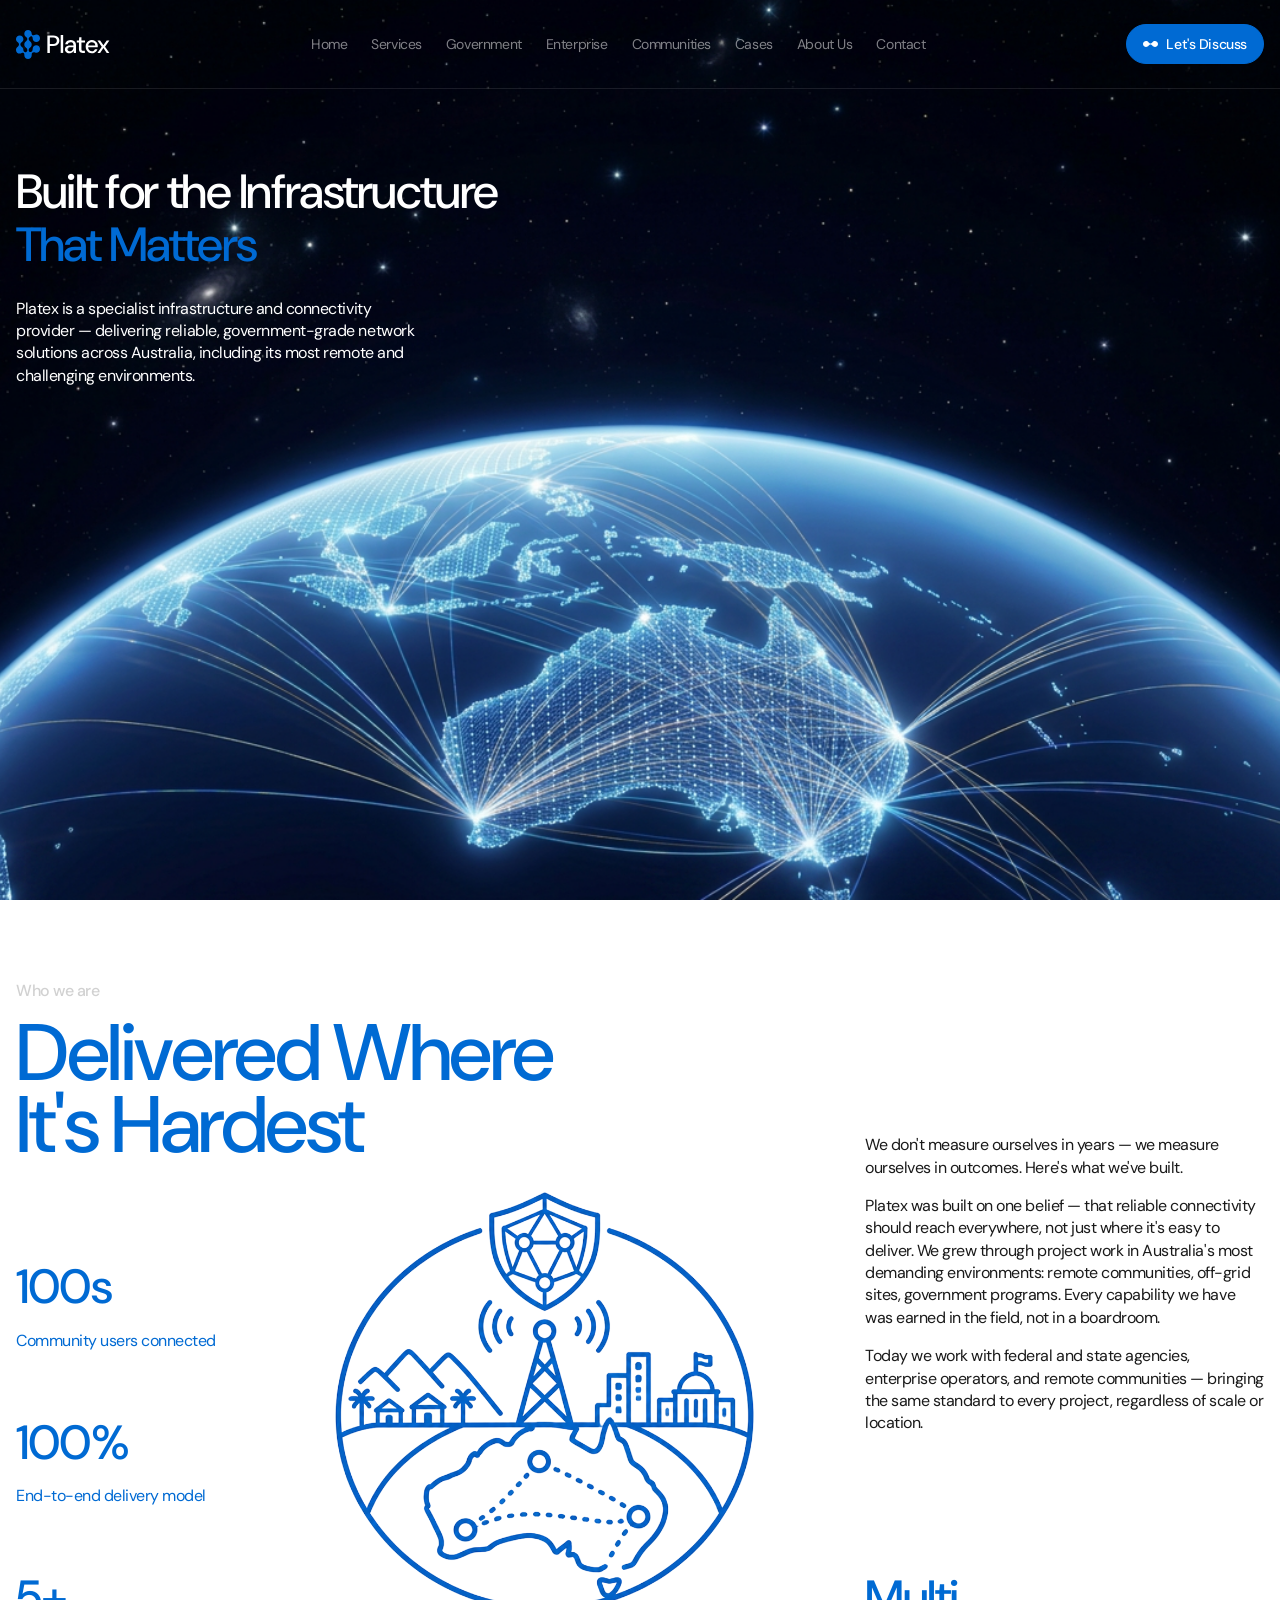
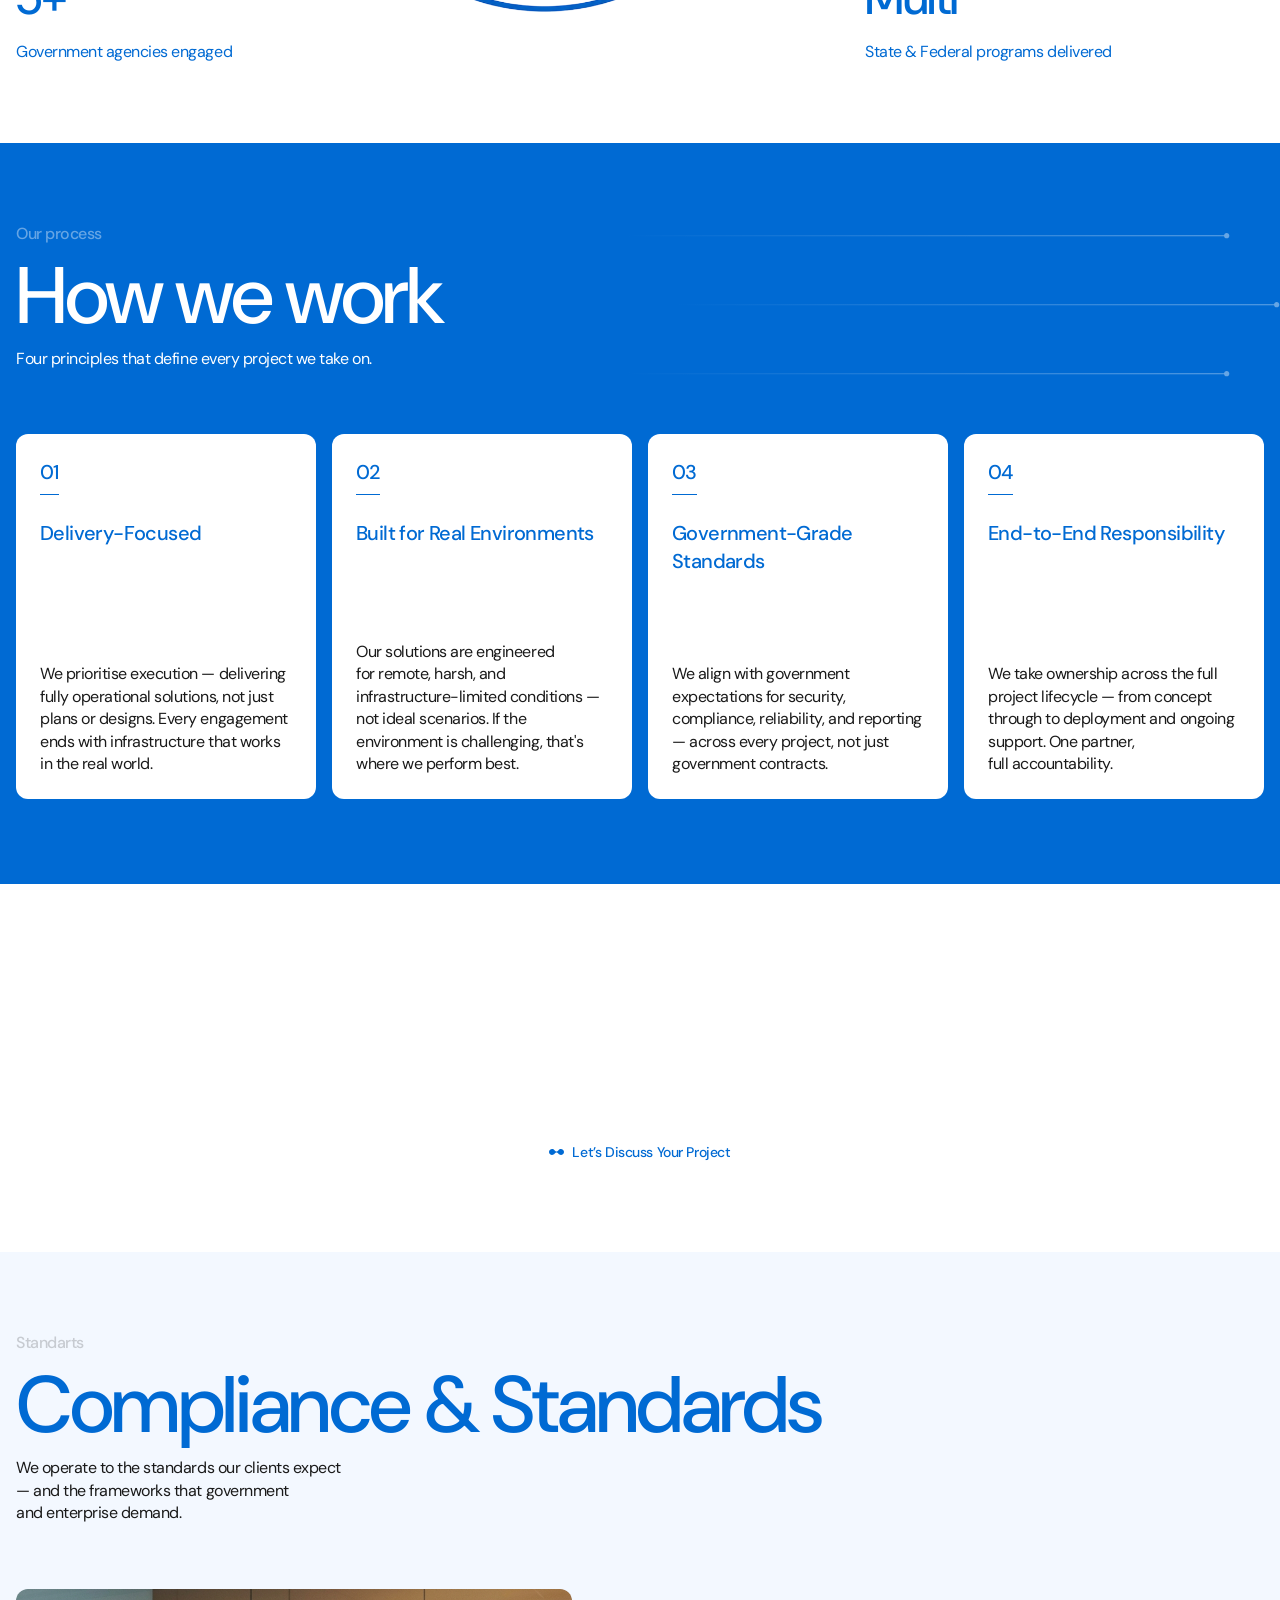
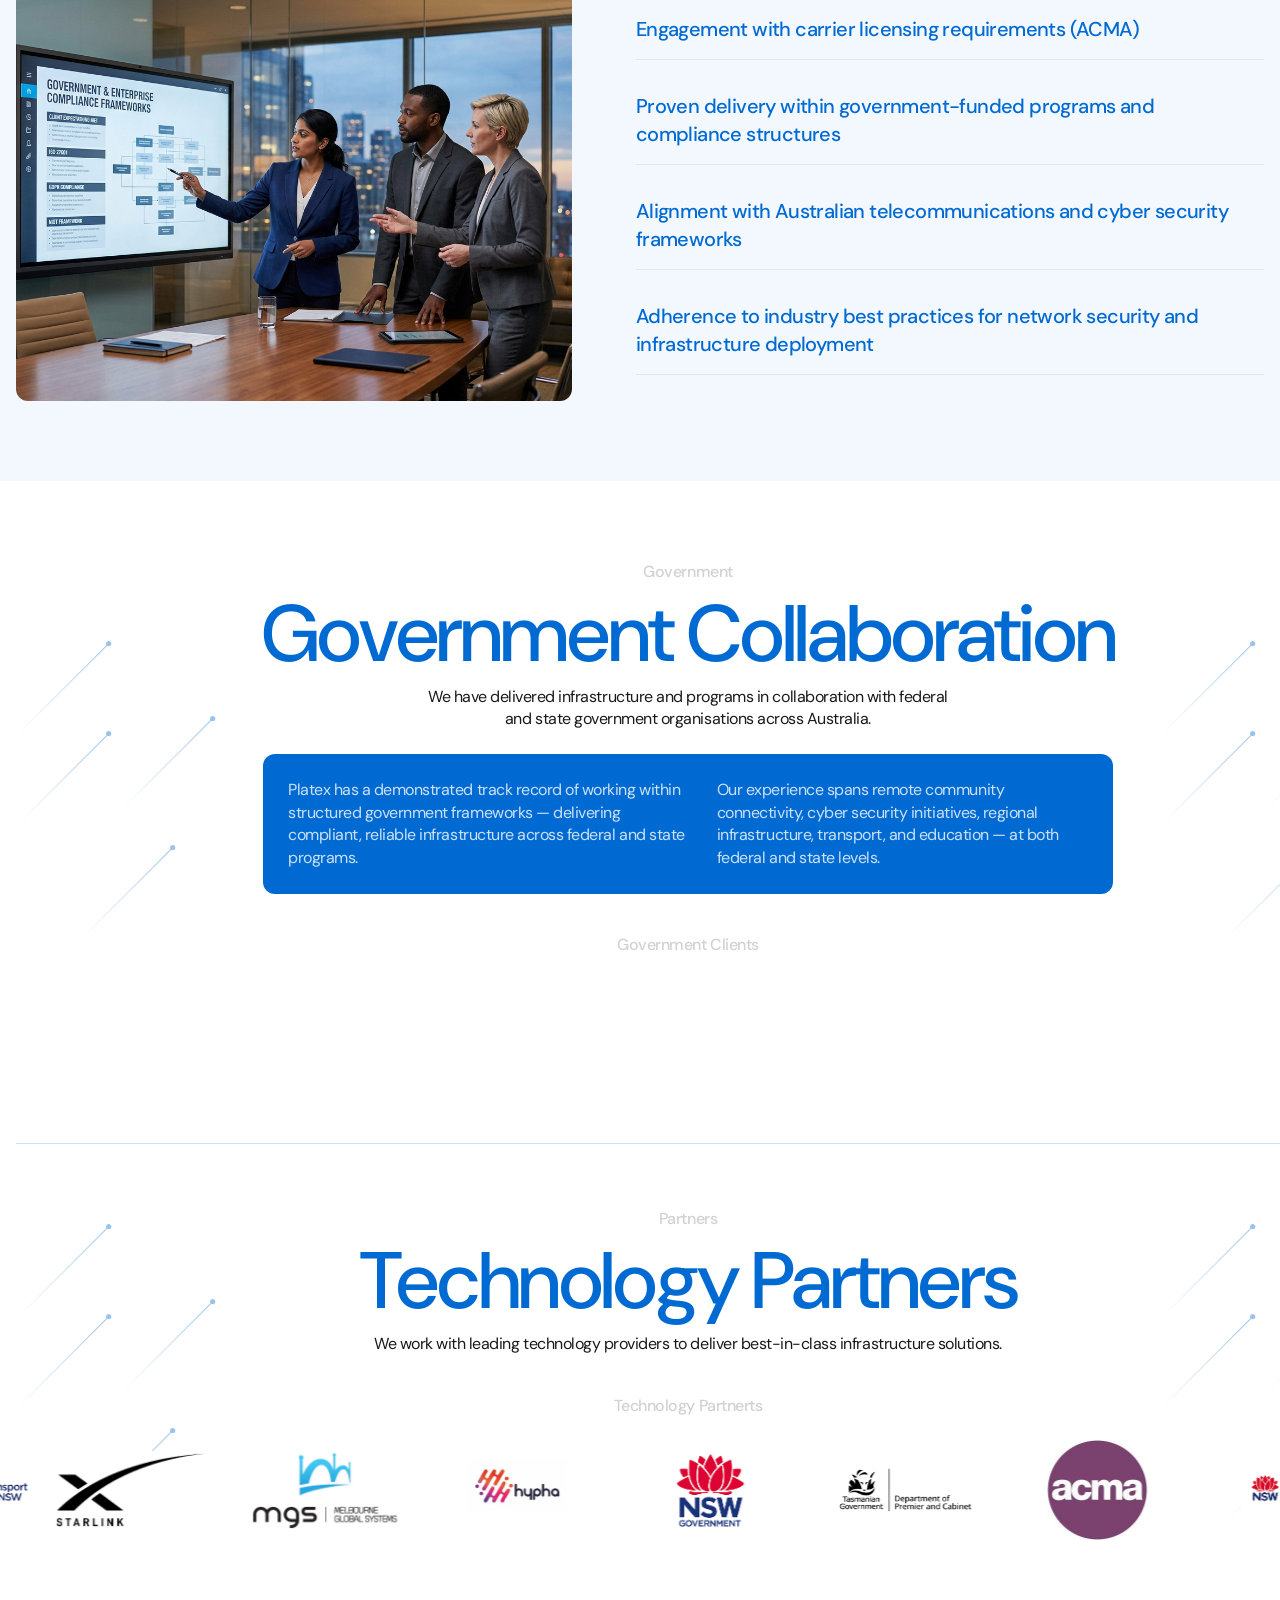
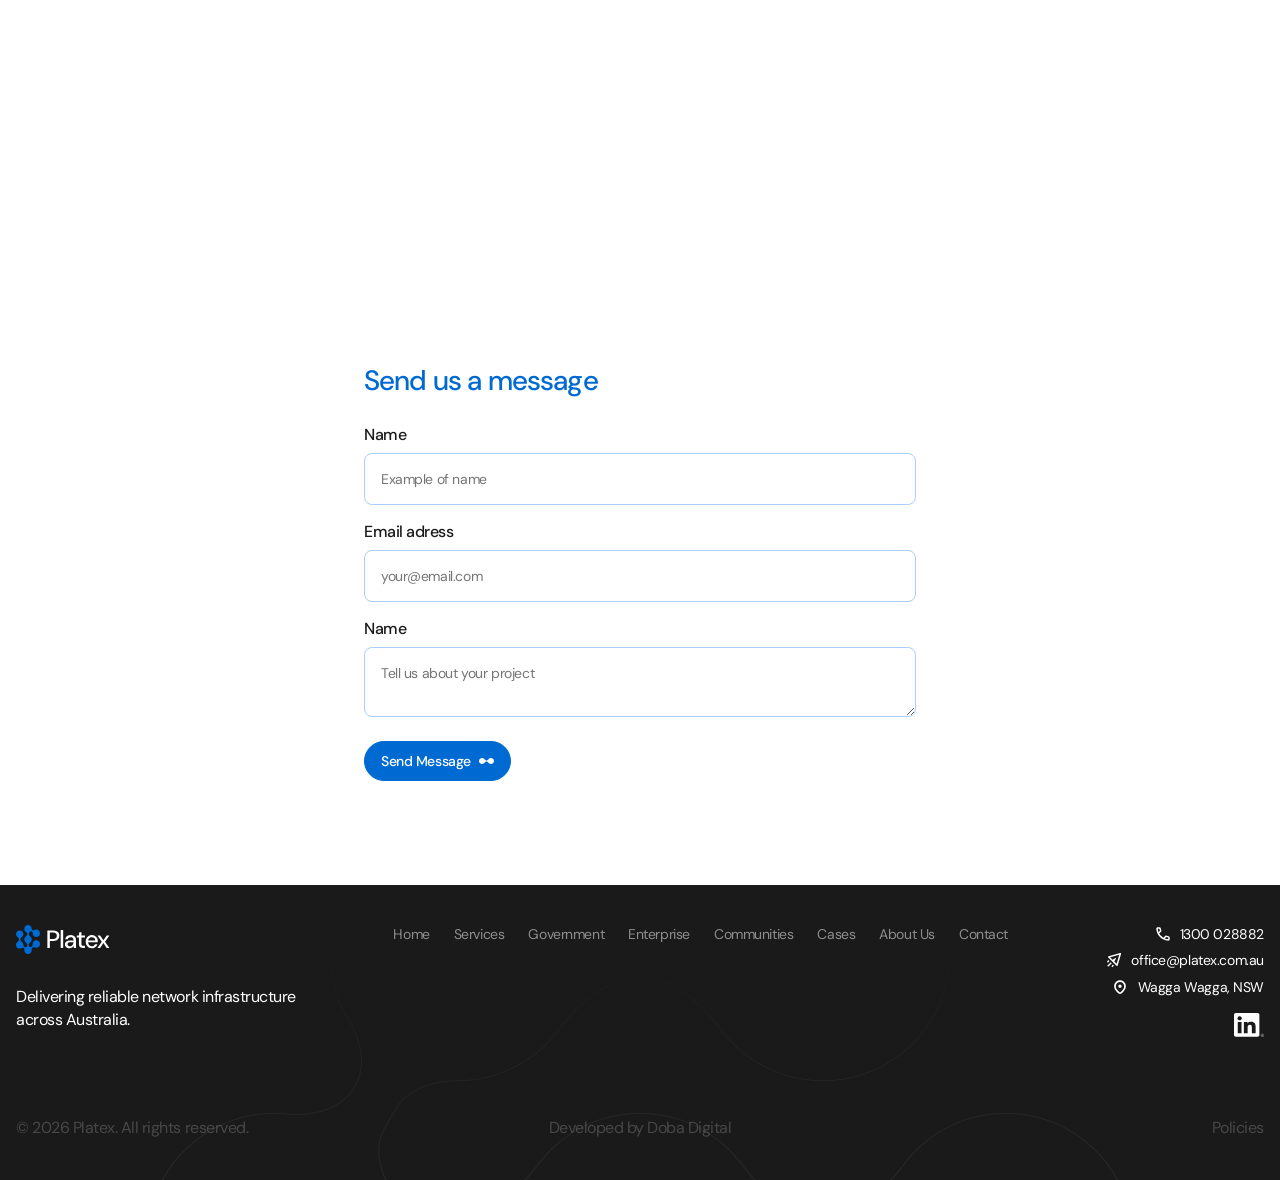
<file: about.html>
<!doctype html>
<html lang="en">

<head>
	<title>Home | Platex</title>
	<meta charset="UTF-8">
	<meta name="format-detection" content="telephone=no">
	<!-- <style>body{opacity: 0;}</style> -->
	<link rel="stylesheet" href="css/style.min.css?_v=20260622153735">
	<link rel="shortcut icon" href="favicon.ico">
	<!-- <meta name="robots" content="noindex, nofollow"> -->
	<meta name="viewport" content="width=device-width, initial-scale=1.0">
</head>

<body>
	<div class="wrapper">
		<header class="header">
			<div class="header__container">
				<a href="index.html" class="header__logo">
					<img src="img/logo.svg" alt="" class="header__img" />
					<img src="img/logo-white.svg" alt="" class="header__img-white" />
				</a>
				<div class="header__menu menu">
					<button type="button" class="menu__icon icon-menu"><span></span></button>
					<nav class="menu__body">
						<img src="img/header-decore.png" alt="" class="menu__decor" />
						<ul class="menu__list">
							<li class="menu__item">
								<a href="index.html" class="menu__link">Home</a>
							</li>
							<li class="menu__item">
								<a href="services.html" class="menu__link">Services</a>
							</li>
							<li class="menu__item">
								<a href="goverment.html" class="menu__link">Government</a>
							</li>
							<li class="menu__item">
								<a href="" class="menu__link">Enterprise</a>
							</li>
							<li class="menu__item">
								<a href="" class="menu__link">Communities</a>
							</li>
							<li class="menu__item">
								<a href="cases.html" class="menu__link">Cases</a>
							</li>
							<li class="menu__item">
								<a href="about.html" class="menu__link">About Us </a>
							</li>
							<li class="menu__item">
								<a href="contacts.html" class="menu__link">Contact</a>
							</li>
						</ul>
						<div class="menu__actions">
							<a href="" class="menu__actioncall">
								<img src="img/icon-phone.svg" alt="Image" />
							</a>
							<a href="" class="menu__actionlinkedin">
								<img src="img/icon-linkedin.svg" alt="Image" />
							</a>
						</div>
					</nav>
				</div>
				<a href="" data-popup="#popup" class="header__btn btn">
					<svg class="btn__svg" xmlns="http://www.w3.org/2000/svg" width="15" height="6" viewBox="0 0 15 6" fill="none">
						<path d="M2.62268e-07 3C1.1742e-07 4.65687 1.37756 6 3.07692 6C4.08319 5.99999 4.97648 5.52901 5.53777 4.80081C6.0259 4.16751 6.68749 3.56268 7.5 3.56268C8.31251 3.56268 8.9741 4.16751 9.46223 4.80081C10.0235 5.52901 10.9168 5.99999 11.9231 6C13.6224 6 15 4.65687 15 3C15 1.34313 13.6224 -5.97268e-07 11.9231 -7.4583e-07C10.9166 9.65659e-06 10.023 0.471244 9.46171 1.19976C8.9738 1.83303 8.31235 2.43777 7.5 2.43777C6.68765 2.43777 6.0262 1.83303 5.53829 1.19976C4.97698 0.471243 4.08344 9.05922e-06 3.07692 -1.51919e-06C1.37758 -1.66775e-06 2.52026e-05 1.34315 2.62268e-07 3Z" fill="" />
					</svg>
					<span class="btn__text">Let's discuss</span>
				</a>
			</div>
		</header>

		<main class="page">
			<section class="hero-single">
				<div class="hero-single__container">
					<img src="img/hero-bg.png" alt="" class="hero-single__bg" />
					<h1 class="hero-single__title white title-small">
						<span>Built for the Infrastructure</span>
						<span class="blue">That Matters</span>
					</h1>
					<p class="hero-single__descriptions white">
						<span>Platex is a specialist infrastructure and connectivity</span>
						<span>provider — delivering reliable, government-grade network</span>
						<span>solutions across Australia, including its most remote and</span>
						<span>challenging environments.</span>
					</p>
				</div>
			</section>
			<section data-watch data-watch-once data-watch-threshold="0.2" class="whoweare">
				<div class="whoweare__container animation-fade-up">
					<div class="whoweare__titles titles">
						<p class="whoweare__subtitle subtitle">Who we are</p>
						<h2 class="whoweare__title title2 blue">
							<span>Delivered Where</span>
							<span>It's Hardest</span>
						</h2>
					</div>
					<div class="whoweare__content content-whoweare">
						<div class="content-whoweare__items">
							<div class="content-whoweare__item item-whoweare blue">
								<h3 class="item-whoweare__title">100s</h3>
								<p class="item-whoweare__descriptions descriptions">
									Community users connected
								</p>
							</div>
							<div class="content-whoweare__item item-whoweare blue">
								<h3 class="item-whoweare__title">100%</h3>
								<p class="item-whoweare__descriptions descriptions">
									End-to-end delivery model
								</p>
							</div>
							<div class="content-whoweare__item item-whoweare blue">
								<h3 class="item-whoweare__title">5+</h3>
								<p class="item-whoweare__descriptions descriptions">
									Government agencies engaged
								</p>
							</div>
						</div>
						<img src="img/whoweare-img.png" alt="image" class="content-whoweare__img" />
						<div class="content-whoweare__descriptions">
							<div class="content-whoweare__text">
								<span class="content-whoweare__paragraph">We don't measure ourselves in years — we measure ourselves
									in outcomes. Here's what we've built.</span>
								<span class="content-whoweare__paragraph">Platex was built on one belief — that reliable connectivity
									should reach everywhere, not just where it's easy to
									deliver. We grew through project work in Australia's most
									demanding environments: remote communities, off-grid sites,
									government programs. Every capability we have was earned in
									the field, not in a boardroom.</span>
								<span class="content-whoweare__paragraph">Today we work with federal and state agencies, enterprise
									operators, and remote communities — bringing the same
									standard to every project, regardless of scale or
									location.</span>
							</div>
							<div data-da=".content-whoweare__items, 992" class="content-whoweare__item item-whoweare blue">
								<h3 class="item-whoweare__title">Multi</h3>
								<p class="item-whoweare__descriptions descriptions">
									State & Federal programs delivered
								</p>
							</div>
						</div>
					</div>
				</div>
			</section>
			<section class="procees">
				<div class="procees__container">
					<div class="procees__decors">
						<svg class="procees__decore1" xmlns="http://www.w3.org/2000/svg" width="605" height="6" viewBox="0 0 605 6" fill="none">
							<path d="M2.66699 5.33317C4.13975 5.33317 5.33366 4.13926 5.33366 2.6665C5.33366 1.19374 4.13975 -0.000162711 2.66699 -0.00016284C1.19423 -0.000162969 0.00032557 1.19374 0.000325441 2.6665C0.000325313 4.13926 1.19423 5.33317 2.66699 5.33317ZM601.667 5.33322C603.14 5.33322 604.334 4.13932 604.334 2.66656C604.334 1.1938 603.14 -0.000110345 601.667 -0.000110474C600.194 -0.000110602 599 1.1938 599 2.66656C599 4.13932 600.194 5.33322 601.667 5.33322ZM2.66699 2.6665L2.66699 3.1665L601.667 3.16656L601.667 2.66656L601.667 2.16656L2.66699 2.1665L2.66699 2.6665Z" fill="url(#paint0_linear_4362_26)" fill-opacity="0.4" />
							<defs>
								<linearGradient id="paint0_linear_4362_26" x1="2.66699" y1="2.1665" x2="601.667" y2="2.16656" gradientUnits="userSpaceOnUse">
									<stop stop-color="#006AD3" />
									<stop offset="1" stop-color="white" />
								</linearGradient>
							</defs>
						</svg>
						<svg class="procees__decore2" xmlns="http://www.w3.org/2000/svg" width="605" height="6" viewBox="0 0 605 6" fill="none">
							<path d="M2.66699 5.33317C4.13975 5.33317 5.33366 4.13926 5.33366 2.6665C5.33366 1.19374 4.13975 -0.000162711 2.66699 -0.00016284C1.19423 -0.000162969 0.00032557 1.19374 0.000325441 2.6665C0.000325313 4.13926 1.19423 5.33317 2.66699 5.33317ZM601.667 5.33322C603.14 5.33322 604.334 4.13932 604.334 2.66656C604.334 1.1938 603.14 -0.000110345 601.667 -0.000110474C600.194 -0.000110602 599 1.1938 599 2.66656C599 4.13932 600.194 5.33322 601.667 5.33322ZM2.66699 2.6665L2.66699 3.1665L601.667 3.16656L601.667 2.66656L601.667 2.16656L2.66699 2.1665L2.66699 2.6665Z" fill="url(#paint0_linear_4362_26)" fill-opacity="0.4" />
							<defs>
								<linearGradient id="paint0_linear_4362_26" x1="2.66699" y1="2.1665" x2="601.667" y2="2.16656" gradientUnits="userSpaceOnUse">
									<stop stop-color="#006AD3" />
									<stop offset="1" stop-color="white" />
								</linearGradient>
							</defs>
						</svg>
						<svg class="procees__decore3" xmlns="http://www.w3.org/2000/svg" width="605" height="6" viewBox="0 0 605 6" fill="none">
							<path d="M2.66699 5.33317C4.13975 5.33317 5.33366 4.13926 5.33366 2.6665C5.33366 1.19374 4.13975 -0.000162711 2.66699 -0.00016284C1.19423 -0.000162969 0.00032557 1.19374 0.000325441 2.6665C0.000325313 4.13926 1.19423 5.33317 2.66699 5.33317ZM601.667 5.33322C603.14 5.33322 604.334 4.13932 604.334 2.66656C604.334 1.1938 603.14 -0.000110345 601.667 -0.000110474C600.194 -0.000110602 599 1.1938 599 2.66656C599 4.13932 600.194 5.33322 601.667 5.33322ZM2.66699 2.6665L2.66699 3.1665L601.667 3.16656L601.667 2.66656L601.667 2.16656L2.66699 2.1665L2.66699 2.6665Z" fill="url(#paint0_linear_4362_26)" fill-opacity="0.4" />
							<defs>
								<linearGradient id="paint0_linear_4362_26" x1="2.66699" y1="2.1665" x2="601.667" y2="2.16656" gradientUnits="userSpaceOnUse">
									<stop stop-color="#006AD3" />
									<stop offset="1" stop-color="white" />
								</linearGradient>
							</defs>
						</svg>
					</div>
					<div class="procees__titles titles">
						<p class="procees__subtitle subtitle">Our process</p>
						<h2 class="procees__title title2 white">How we work</h2>
						<p class="procees__descriptions descriptions white">
							Four principles that define every project we take on.
						</p>
					</div>
					<div data-watch data-watch-once class="procees__cards cards-procees">
						<div class="cards-procees__card">
							<div class="cards-procees__top">
								<div class="cards-procees__numb">01</div>
								<div class="cards-procees__title">Delivery-Focused</div>
							</div>
							<p class="cards-procees__descriptions descriptions">
								We prioritise execution — delivering fully operational
								solutions, not just plans or designs. Every engagement ends
								with infrastructure that works in the real world.
							</p>
						</div>
						<div class="cards-procees__card">
							<div class="cards-procees__top">
								<div class="cards-procees__numb">02</div>
								<div class="cards-procees__title">
									Built for Real Environments
								</div>
							</div>
							<p class="cards-procees__descriptions descriptions">
								Our solutions are engineered for remote, harsh, and
								infrastructure-limited conditions — not ideal scenarios. If
								the environment is challenging, that's where we perform best.
							</p>
						</div>
						<div class="cards-procees__card">
							<div class="cards-procees__top">
								<div class="cards-procees__numb">03</div>
								<div class="cards-procees__title">
									Government-Grade Standards
								</div>
							</div>
							<p class="cards-procees__descriptions descriptions">
								We align with government expectations for security,
								compliance, reliability, and reporting — across every project,
								not just government contracts.
							</p>
						</div>
						<div class="cards-procees__card">
							<div class="cards-procees__top">
								<div class="cards-procees__numb">04</div>
								<div class="cards-procees__title">
									End-to-End Responsibility
								</div>
							</div>
							<p class="cards-procees__descriptions descriptions">
								We take ownership across the full project lifecycle — from
								concept through to deployment and ongoing support. One
								partner, full accountability.
							</p>
						</div>
					</div>
				</div>
			</section>
			<section data-watch data-watch-once data-watch-threshold="0.2" class="cta">
				<div class="cta__container animation-fade-up">
					<h2 class="cta__title title">
						Already know what you need? Let's talk
					</h2>
					<a href="" data-popup="#popup" class="cta__btn btn white-btn">
						<svg class="btn__svg" xmlns="http://www.w3.org/2000/svg" width="15" height="6" viewBox="0 0 15 6" fill="none">
							<path d="M2.62268e-07 3C1.1742e-07 4.65687 1.37756 6 3.07692 6C4.08319 5.99999 4.97648 5.52901 5.53777 4.80081C6.0259 4.16751 6.68749 3.56268 7.5 3.56268C8.31251 3.56268 8.9741 4.16751 9.46223 4.80081C10.0235 5.52901 10.9168 5.99999 11.9231 6C13.6224 6 15 4.65687 15 3C15 1.34313 13.6224 -5.97268e-07 11.9231 -7.4583e-07C10.9166 9.65659e-06 10.023 0.471244 9.46171 1.19976C8.9738 1.83303 8.31235 2.43777 7.5 2.43777C6.68765 2.43777 6.0262 1.83303 5.53829 1.19976C4.97698 0.471243 4.08344 9.05922e-06 3.07692 -1.51919e-06C1.37758 -1.66775e-06 2.52026e-05 1.34315 2.62268e-07 3Z" fill="" />
						</svg>
						<span class="btn__text">Let’s discuss your project</span>
					</a>
				</div>
			</section>
			<section data-watch data-watch-once data-watch-threshold="0.2" class="standarts">
				<div class="standarts__container animation-fade-up">
					<div class="standarts__titles titles">
						<p class="standarts__subtitle subtitle">Standarts</p>
						<h2 class="standarts__title title2 blue">
							Compliance & Standards
						</h2>
						<p class="standarts__descriptions descriptions">
							<span>We operate to the standards our clients expect</span>
							<span>— and the frameworks that government</span>
							<span>and enterprise demand.</span>
						</p>
					</div>
					<div class="standarts__content content-standarts">
						<div class="content-standarts__img">
							<img src="img/standarts-img.png" alt="Image" />
						</div>
						<div class="content-standarts__items">
							<div class="content-standarts__item blue">
								<p>Engagement with carrier licensing requirements (ACMA)</p>
							</div>
							<div class="content-standarts__item blue">
								<p>
									Proven delivery within government-funded programs and
									compliance structures
								</p>
							</div>
							<div class="content-standarts__item blue">
								<p>
									Alignment with Australian telecommunications and cyber
									security frameworks
								</p>
							</div>
							<div class="content-standarts__item blue">
								<p>
									Adherence to industry best practices for network security
									and infrastructure deployment
								</p>
							</div>
						</div>
					</div>
				</div>
			</section>
			<section data-watch data-watch-once data-watch-threshold="0.2" class="partners">
				<div class="partners__container animation-fade-up">
					<div class="partners__top top-partners animation-fade-up">
						<div class="partners__decors">
							<svg class="partners__decore1" xmlns="http://www.w3.org/2000/svg" width="96" height="96" viewBox="0 0 96 96" fill="none">
								<path d="M90.7814 0.781374C89.74 1.82277 89.74 3.51121 90.7814 4.55261C91.8228 5.59401 93.5112 5.59401 94.5526 4.55261C95.594 3.51121 95.594 1.82277 94.5526 0.781374C93.5112 -0.260024 91.8228 -0.260024 90.7814 0.781374ZM0.781376 90.7814C-0.260025 91.8228 -0.260026 93.5112 0.781372 94.5526C1.82277 95.594 3.51121 95.594 4.55261 94.5526C5.59401 93.5112 5.59401 91.8228 4.55261 90.7814C3.51121 89.74 1.82277 89.74 0.781376 90.7814ZM92.667 2.66699L92.3134 2.31344L2.31344 92.3134L2.66699 92.667L3.02055 93.0205L93.0205 3.02055L92.667 2.66699Z" fill="url(#paint0_linear_4364_364)" fill-opacity="0.4" />
								<defs>
									<linearGradient id="paint0_linear_4364_364" x1="93.0205" y1="3.02055" x2="3.02055" y2="93.0205" gradientUnits="userSpaceOnUse">
										<stop stop-color="#006AD3" />
										<stop offset="1" stop-color="white" />
									</linearGradient>
								</defs>
							</svg>
							<svg class="partners__decore2" xmlns="http://www.w3.org/2000/svg" width="96" height="96" viewBox="0 0 96 96" fill="none">
								<path d="M90.7814 0.781374C89.74 1.82277 89.74 3.51121 90.7814 4.55261C91.8228 5.59401 93.5112 5.59401 94.5526 4.55261C95.594 3.51121 95.594 1.82277 94.5526 0.781374C93.5112 -0.260024 91.8228 -0.260024 90.7814 0.781374ZM0.781376 90.7814C-0.260025 91.8228 -0.260026 93.5112 0.781372 94.5526C1.82277 95.594 3.51121 95.594 4.55261 94.5526C5.59401 93.5112 5.59401 91.8228 4.55261 90.7814C3.51121 89.74 1.82277 89.74 0.781376 90.7814ZM92.667 2.66699L92.3134 2.31344L2.31344 92.3134L2.66699 92.667L3.02055 93.0205L93.0205 3.02055L92.667 2.66699Z" fill="url(#paint0_linear_4364_364)" fill-opacity="0.4" />
								<defs>
									<linearGradient id="paint0_linear_4364_364" x1="93.0205" y1="3.02055" x2="3.02055" y2="93.0205" gradientUnits="userSpaceOnUse">
										<stop stop-color="#006AD3" />
										<stop offset="1" stop-color="white" />
									</linearGradient>
								</defs>
							</svg>
							<svg class="partners__decore3" xmlns="http://www.w3.org/2000/svg" width="96" height="96" viewBox="0 0 96 96" fill="none">
								<path d="M90.7814 0.781374C89.74 1.82277 89.74 3.51121 90.7814 4.55261C91.8228 5.59401 93.5112 5.59401 94.5526 4.55261C95.594 3.51121 95.594 1.82277 94.5526 0.781374C93.5112 -0.260024 91.8228 -0.260024 90.7814 0.781374ZM0.781376 90.7814C-0.260025 91.8228 -0.260026 93.5112 0.781372 94.5526C1.82277 95.594 3.51121 95.594 4.55261 94.5526C5.59401 93.5112 5.59401 91.8228 4.55261 90.7814C3.51121 89.74 1.82277 89.74 0.781376 90.7814ZM92.667 2.66699L92.3134 2.31344L2.31344 92.3134L2.66699 92.667L3.02055 93.0205L93.0205 3.02055L92.667 2.66699Z" fill="url(#paint0_linear_4364_364)" fill-opacity="0.4" />
								<defs>
									<linearGradient id="paint0_linear_4364_364" x1="93.0205" y1="3.02055" x2="3.02055" y2="93.0205" gradientUnits="userSpaceOnUse">
										<stop stop-color="#006AD3" />
										<stop offset="1" stop-color="white" />
									</linearGradient>
								</defs>
							</svg>
							<svg class="partners__decore4" xmlns="http://www.w3.org/2000/svg" width="96" height="96" viewBox="0 0 96 96" fill="none">
								<path d="M90.7814 0.781374C89.74 1.82277 89.74 3.51121 90.7814 4.55261C91.8228 5.59401 93.5112 5.59401 94.5526 4.55261C95.594 3.51121 95.594 1.82277 94.5526 0.781374C93.5112 -0.260024 91.8228 -0.260024 90.7814 0.781374ZM0.781376 90.7814C-0.260025 91.8228 -0.260026 93.5112 0.781372 94.5526C1.82277 95.594 3.51121 95.594 4.55261 94.5526C5.59401 93.5112 5.59401 91.8228 4.55261 90.7814C3.51121 89.74 1.82277 89.74 0.781376 90.7814ZM92.667 2.66699L92.3134 2.31344L2.31344 92.3134L2.66699 92.667L3.02055 93.0205L93.0205 3.02055L92.667 2.66699Z" fill="url(#paint0_linear_4364_364)" fill-opacity="0.4" />
								<defs>
									<linearGradient id="paint0_linear_4364_364" x1="93.0205" y1="3.02055" x2="3.02055" y2="93.0205" gradientUnits="userSpaceOnUse">
										<stop stop-color="#006AD3" />
										<stop offset="1" stop-color="white" />
									</linearGradient>
								</defs>
							</svg>
						</div>
						<div class="partners__decors2">
							<svg class="partners__decore5" xmlns="http://www.w3.org/2000/svg" width="96" height="96" viewBox="0 0 96 96" fill="none">
								<path d="M90.7814 0.781374C89.74 1.82277 89.74 3.51121 90.7814 4.55261C91.8228 5.59401 93.5112 5.59401 94.5526 4.55261C95.594 3.51121 95.594 1.82277 94.5526 0.781374C93.5112 -0.260024 91.8228 -0.260024 90.7814 0.781374ZM0.781376 90.7814C-0.260025 91.8228 -0.260026 93.5112 0.781372 94.5526C1.82277 95.594 3.51121 95.594 4.55261 94.5526C5.59401 93.5112 5.59401 91.8228 4.55261 90.7814C3.51121 89.74 1.82277 89.74 0.781376 90.7814ZM92.667 2.66699L92.3134 2.31344L2.31344 92.3134L2.66699 92.667L3.02055 93.0205L93.0205 3.02055L92.667 2.66699Z" fill="url(#paint0_linear_4364_364)" fill-opacity="0.4" />
								<defs>
									<linearGradient id="paint0_linear_4364_364" x1="93.0205" y1="3.02055" x2="3.02055" y2="93.0205" gradientUnits="userSpaceOnUse">
										<stop stop-color="#006AD3" />
										<stop offset="1" stop-color="white" />
									</linearGradient>
								</defs>
							</svg>
							<svg class="partners__decore6" xmlns="http://www.w3.org/2000/svg" width="96" height="96" viewBox="0 0 96 96" fill="none">
								<path d="M90.7814 0.781374C89.74 1.82277 89.74 3.51121 90.7814 4.55261C91.8228 5.59401 93.5112 5.59401 94.5526 4.55261C95.594 3.51121 95.594 1.82277 94.5526 0.781374C93.5112 -0.260024 91.8228 -0.260024 90.7814 0.781374ZM0.781376 90.7814C-0.260025 91.8228 -0.260026 93.5112 0.781372 94.5526C1.82277 95.594 3.51121 95.594 4.55261 94.5526C5.59401 93.5112 5.59401 91.8228 4.55261 90.7814C3.51121 89.74 1.82277 89.74 0.781376 90.7814ZM92.667 2.66699L92.3134 2.31344L2.31344 92.3134L2.66699 92.667L3.02055 93.0205L93.0205 3.02055L92.667 2.66699Z" fill="url(#paint0_linear_4364_364)" fill-opacity="0.4" />
								<defs>
									<linearGradient id="paint0_linear_4364_364" x1="93.0205" y1="3.02055" x2="3.02055" y2="93.0205" gradientUnits="userSpaceOnUse">
										<stop stop-color="#006AD3" />
										<stop offset="1" stop-color="white" />
									</linearGradient>
								</defs>
							</svg>
							<svg class="partners__decore7" xmlns="http://www.w3.org/2000/svg" width="96" height="96" viewBox="0 0 96 96" fill="none">
								<path d="M90.7814 0.781374C89.74 1.82277 89.74 3.51121 90.7814 4.55261C91.8228 5.59401 93.5112 5.59401 94.5526 4.55261C95.594 3.51121 95.594 1.82277 94.5526 0.781374C93.5112 -0.260024 91.8228 -0.260024 90.7814 0.781374ZM0.781376 90.7814C-0.260025 91.8228 -0.260026 93.5112 0.781372 94.5526C1.82277 95.594 3.51121 95.594 4.55261 94.5526C5.59401 93.5112 5.59401 91.8228 4.55261 90.7814C3.51121 89.74 1.82277 89.74 0.781376 90.7814ZM92.667 2.66699L92.3134 2.31344L2.31344 92.3134L2.66699 92.667L3.02055 93.0205L93.0205 3.02055L92.667 2.66699Z" fill="url(#paint0_linear_4364_364)" fill-opacity="0.4" />
								<defs>
									<linearGradient id="paint0_linear_4364_364" x1="93.0205" y1="3.02055" x2="3.02055" y2="93.0205" gradientUnits="userSpaceOnUse">
										<stop stop-color="#006AD3" />
										<stop offset="1" stop-color="white" />
									</linearGradient>
								</defs>
							</svg>
							<svg class="partners__decore8" xmlns="http://www.w3.org/2000/svg" width="96" height="96" viewBox="0 0 96 96" fill="none">
								<path d="M90.7814 0.781374C89.74 1.82277 89.74 3.51121 90.7814 4.55261C91.8228 5.59401 93.5112 5.59401 94.5526 4.55261C95.594 3.51121 95.594 1.82277 94.5526 0.781374C93.5112 -0.260024 91.8228 -0.260024 90.7814 0.781374ZM0.781376 90.7814C-0.260025 91.8228 -0.260026 93.5112 0.781372 94.5526C1.82277 95.594 3.51121 95.594 4.55261 94.5526C5.59401 93.5112 5.59401 91.8228 4.55261 90.7814C3.51121 89.74 1.82277 89.74 0.781376 90.7814ZM92.667 2.66699L92.3134 2.31344L2.31344 92.3134L2.66699 92.667L3.02055 93.0205L93.0205 3.02055L92.667 2.66699Z" fill="url(#paint0_linear_4364_364)" fill-opacity="0.4" />
								<defs>
									<linearGradient id="paint0_linear_4364_364" x1="93.0205" y1="3.02055" x2="3.02055" y2="93.0205" gradientUnits="userSpaceOnUse">
										<stop stop-color="#006AD3" />
										<stop offset="1" stop-color="white" />
									</linearGradient>
								</defs>
							</svg>
						</div>
						<div class="top-partners__titles titles">
							<p class="top-partners__subtitle subtitle">Government</p>
							<h2 class="top-partners__title title2 blue">
								Government Collaboration
							</h2>
							<p class="top-partners__descriptions descriptions">
								We have delivered infrastructure and programs in collaboration
								with federal and state government organisations across
								Australia.
							</p>
						</div>
						<div class="top-partners__text">
							<p class="top-partners__paragraph descriptions">
								Platex has a demonstrated track record of working within
								structured government frameworks — delivering compliant,
								reliable infrastructure across federal and state programs.
							</p>
							<p class="top-partners__paragraph descriptions">
								Our experience spans remote community connectivity, cyber
								security initiatives, regional infrastructure, transport, and
								education — at both federal and state levels.
							</p>
						</div>
						<div class="partners__block">
							<h2 class="partners__subtitle subtitle text-centred">
								Government Clients
							</h2>
							<div data-direction="left" data-speed="70" class="partners__track-wrap">
								<div class="partners__track partners__track--left">
									<div class="partners__list">
										<!-- Перший набір -->
										<div class="partners__item">
											<img src="img/partners1.png" alt="image" />
										</div>
										<div class="partners__item">
											<img src="img/partners2.png" alt="image" />
										</div>
										<div class="partners__item">
											<img src="img/partners3.png" alt="image" />
										</div>
										<div class="partners__item">
											<img src="img/partners4.png" alt="image" />
										</div>
										<div class="partners__item">
											<img src="img/partners5.png" alt="image" />
										</div>
										<div class="partners__item">
											<img src="img/partners6.png" alt="image" />
										</div>
										<div class="partners__item">
											<img src="img/partners7.png" alt="image" />
										</div>
										<!-- ... інші партнери -->
									</div>
								</div>
							</div>
						</div>
					</div>
					<div class="partners__bot bot-partners animation-fade-up">
						<div class="partners__decors">
							<svg class="partners__decore1" xmlns="http://www.w3.org/2000/svg" width="96" height="96" viewBox="0 0 96 96" fill="none">
								<path d="M90.7814 0.781374C89.74 1.82277 89.74 3.51121 90.7814 4.55261C91.8228 5.59401 93.5112 5.59401 94.5526 4.55261C95.594 3.51121 95.594 1.82277 94.5526 0.781374C93.5112 -0.260024 91.8228 -0.260024 90.7814 0.781374ZM0.781376 90.7814C-0.260025 91.8228 -0.260026 93.5112 0.781372 94.5526C1.82277 95.594 3.51121 95.594 4.55261 94.5526C5.59401 93.5112 5.59401 91.8228 4.55261 90.7814C3.51121 89.74 1.82277 89.74 0.781376 90.7814ZM92.667 2.66699L92.3134 2.31344L2.31344 92.3134L2.66699 92.667L3.02055 93.0205L93.0205 3.02055L92.667 2.66699Z" fill="url(#paint0_linear_4364_364)" fill-opacity="0.4" />
								<defs>
									<linearGradient id="paint0_linear_4364_364" x1="93.0205" y1="3.02055" x2="3.02055" y2="93.0205" gradientUnits="userSpaceOnUse">
										<stop stop-color="#006AD3" />
										<stop offset="1" stop-color="white" />
									</linearGradient>
								</defs>
							</svg>
							<svg class="partners__decore2" xmlns="http://www.w3.org/2000/svg" width="96" height="96" viewBox="0 0 96 96" fill="none">
								<path d="M90.7814 0.781374C89.74 1.82277 89.74 3.51121 90.7814 4.55261C91.8228 5.59401 93.5112 5.59401 94.5526 4.55261C95.594 3.51121 95.594 1.82277 94.5526 0.781374C93.5112 -0.260024 91.8228 -0.260024 90.7814 0.781374ZM0.781376 90.7814C-0.260025 91.8228 -0.260026 93.5112 0.781372 94.5526C1.82277 95.594 3.51121 95.594 4.55261 94.5526C5.59401 93.5112 5.59401 91.8228 4.55261 90.7814C3.51121 89.74 1.82277 89.74 0.781376 90.7814ZM92.667 2.66699L92.3134 2.31344L2.31344 92.3134L2.66699 92.667L3.02055 93.0205L93.0205 3.02055L92.667 2.66699Z" fill="url(#paint0_linear_4364_364)" fill-opacity="0.4" />
								<defs>
									<linearGradient id="paint0_linear_4364_364" x1="93.0205" y1="3.02055" x2="3.02055" y2="93.0205" gradientUnits="userSpaceOnUse">
										<stop stop-color="#006AD3" />
										<stop offset="1" stop-color="white" />
									</linearGradient>
								</defs>
							</svg>
							<svg class="partners__decore3" xmlns="http://www.w3.org/2000/svg" width="96" height="96" viewBox="0 0 96 96" fill="none">
								<path d="M90.7814 0.781374C89.74 1.82277 89.74 3.51121 90.7814 4.55261C91.8228 5.59401 93.5112 5.59401 94.5526 4.55261C95.594 3.51121 95.594 1.82277 94.5526 0.781374C93.5112 -0.260024 91.8228 -0.260024 90.7814 0.781374ZM0.781376 90.7814C-0.260025 91.8228 -0.260026 93.5112 0.781372 94.5526C1.82277 95.594 3.51121 95.594 4.55261 94.5526C5.59401 93.5112 5.59401 91.8228 4.55261 90.7814C3.51121 89.74 1.82277 89.74 0.781376 90.7814ZM92.667 2.66699L92.3134 2.31344L2.31344 92.3134L2.66699 92.667L3.02055 93.0205L93.0205 3.02055L92.667 2.66699Z" fill="url(#paint0_linear_4364_364)" fill-opacity="0.4" />
								<defs>
									<linearGradient id="paint0_linear_4364_364" x1="93.0205" y1="3.02055" x2="3.02055" y2="93.0205" gradientUnits="userSpaceOnUse">
										<stop stop-color="#006AD3" />
										<stop offset="1" stop-color="white" />
									</linearGradient>
								</defs>
							</svg>
							<svg class="partners__decore4" xmlns="http://www.w3.org/2000/svg" width="96" height="96" viewBox="0 0 96 96" fill="none">
								<path d="M90.7814 0.781374C89.74 1.82277 89.74 3.51121 90.7814 4.55261C91.8228 5.59401 93.5112 5.59401 94.5526 4.55261C95.594 3.51121 95.594 1.82277 94.5526 0.781374C93.5112 -0.260024 91.8228 -0.260024 90.7814 0.781374ZM0.781376 90.7814C-0.260025 91.8228 -0.260026 93.5112 0.781372 94.5526C1.82277 95.594 3.51121 95.594 4.55261 94.5526C5.59401 93.5112 5.59401 91.8228 4.55261 90.7814C3.51121 89.74 1.82277 89.74 0.781376 90.7814ZM92.667 2.66699L92.3134 2.31344L2.31344 92.3134L2.66699 92.667L3.02055 93.0205L93.0205 3.02055L92.667 2.66699Z" fill="url(#paint0_linear_4364_364)" fill-opacity="0.4" />
								<defs>
									<linearGradient id="paint0_linear_4364_364" x1="93.0205" y1="3.02055" x2="3.02055" y2="93.0205" gradientUnits="userSpaceOnUse">
										<stop stop-color="#006AD3" />
										<stop offset="1" stop-color="white" />
									</linearGradient>
								</defs>
							</svg>
						</div>
						<div class="partners__decors2">
							<svg class="partners__decore5" xmlns="http://www.w3.org/2000/svg" width="96" height="96" viewBox="0 0 96 96" fill="none">
								<path d="M90.7814 0.781374C89.74 1.82277 89.74 3.51121 90.7814 4.55261C91.8228 5.59401 93.5112 5.59401 94.5526 4.55261C95.594 3.51121 95.594 1.82277 94.5526 0.781374C93.5112 -0.260024 91.8228 -0.260024 90.7814 0.781374ZM0.781376 90.7814C-0.260025 91.8228 -0.260026 93.5112 0.781372 94.5526C1.82277 95.594 3.51121 95.594 4.55261 94.5526C5.59401 93.5112 5.59401 91.8228 4.55261 90.7814C3.51121 89.74 1.82277 89.74 0.781376 90.7814ZM92.667 2.66699L92.3134 2.31344L2.31344 92.3134L2.66699 92.667L3.02055 93.0205L93.0205 3.02055L92.667 2.66699Z" fill="url(#paint0_linear_4364_364)" fill-opacity="0.4" />
								<defs>
									<linearGradient id="paint0_linear_4364_364" x1="93.0205" y1="3.02055" x2="3.02055" y2="93.0205" gradientUnits="userSpaceOnUse">
										<stop stop-color="#006AD3" />
										<stop offset="1" stop-color="white" />
									</linearGradient>
								</defs>
							</svg>
							<svg class="partners__decore6" xmlns="http://www.w3.org/2000/svg" width="96" height="96" viewBox="0 0 96 96" fill="none">
								<path d="M90.7814 0.781374C89.74 1.82277 89.74 3.51121 90.7814 4.55261C91.8228 5.59401 93.5112 5.59401 94.5526 4.55261C95.594 3.51121 95.594 1.82277 94.5526 0.781374C93.5112 -0.260024 91.8228 -0.260024 90.7814 0.781374ZM0.781376 90.7814C-0.260025 91.8228 -0.260026 93.5112 0.781372 94.5526C1.82277 95.594 3.51121 95.594 4.55261 94.5526C5.59401 93.5112 5.59401 91.8228 4.55261 90.7814C3.51121 89.74 1.82277 89.74 0.781376 90.7814ZM92.667 2.66699L92.3134 2.31344L2.31344 92.3134L2.66699 92.667L3.02055 93.0205L93.0205 3.02055L92.667 2.66699Z" fill="url(#paint0_linear_4364_364)" fill-opacity="0.4" />
								<defs>
									<linearGradient id="paint0_linear_4364_364" x1="93.0205" y1="3.02055" x2="3.02055" y2="93.0205" gradientUnits="userSpaceOnUse">
										<stop stop-color="#006AD3" />
										<stop offset="1" stop-color="white" />
									</linearGradient>
								</defs>
							</svg>
							<svg class="partners__decore7" xmlns="http://www.w3.org/2000/svg" width="96" height="96" viewBox="0 0 96 96" fill="none">
								<path d="M90.7814 0.781374C89.74 1.82277 89.74 3.51121 90.7814 4.55261C91.8228 5.59401 93.5112 5.59401 94.5526 4.55261C95.594 3.51121 95.594 1.82277 94.5526 0.781374C93.5112 -0.260024 91.8228 -0.260024 90.7814 0.781374ZM0.781376 90.7814C-0.260025 91.8228 -0.260026 93.5112 0.781372 94.5526C1.82277 95.594 3.51121 95.594 4.55261 94.5526C5.59401 93.5112 5.59401 91.8228 4.55261 90.7814C3.51121 89.74 1.82277 89.74 0.781376 90.7814ZM92.667 2.66699L92.3134 2.31344L2.31344 92.3134L2.66699 92.667L3.02055 93.0205L93.0205 3.02055L92.667 2.66699Z" fill="url(#paint0_linear_4364_364)" fill-opacity="0.4" />
								<defs>
									<linearGradient id="paint0_linear_4364_364" x1="93.0205" y1="3.02055" x2="3.02055" y2="93.0205" gradientUnits="userSpaceOnUse">
										<stop stop-color="#006AD3" />
										<stop offset="1" stop-color="white" />
									</linearGradient>
								</defs>
							</svg>
							<svg class="partners__decore8" xmlns="http://www.w3.org/2000/svg" width="96" height="96" viewBox="0 0 96 96" fill="none">
								<path d="M90.7814 0.781374C89.74 1.82277 89.74 3.51121 90.7814 4.55261C91.8228 5.59401 93.5112 5.59401 94.5526 4.55261C95.594 3.51121 95.594 1.82277 94.5526 0.781374C93.5112 -0.260024 91.8228 -0.260024 90.7814 0.781374ZM0.781376 90.7814C-0.260025 91.8228 -0.260026 93.5112 0.781372 94.5526C1.82277 95.594 3.51121 95.594 4.55261 94.5526C5.59401 93.5112 5.59401 91.8228 4.55261 90.7814C3.51121 89.74 1.82277 89.74 0.781376 90.7814ZM92.667 2.66699L92.3134 2.31344L2.31344 92.3134L2.66699 92.667L3.02055 93.0205L93.0205 3.02055L92.667 2.66699Z" fill="url(#paint0_linear_4364_364)" fill-opacity="0.4" />
								<defs>
									<linearGradient id="paint0_linear_4364_364" x1="93.0205" y1="3.02055" x2="3.02055" y2="93.0205" gradientUnits="userSpaceOnUse">
										<stop stop-color="#006AD3" />
										<stop offset="1" stop-color="white" />
									</linearGradient>
								</defs>
							</svg>
						</div>
						<div class="bot-partners__titles titles">
							<p class="bot-partners__subtitle subtitle">Partners</p>
							<h2 class="bot-partners__title title2 blue">
								Technology Partners
							</h2>
							<p class="bot-partners__descriptions descriptions">
								We work with leading technology providers to deliver
								best-in-class infrastructure solutions.
							</p>
						</div>
						<div class="partners__block">
							<h2 class="partners__subtitle text-centred">
								Technology Partnerts
							</h2>
							<div data-direction="right" data-speed="70" class="partners__track-wrap">
								<div class="partners__track partners__track--right">
									<div class="partners__list">
										<div class="partners__item">
											<img src="img/partners8.png" alt="image" />
										</div>
										<div class="partners__item">
											<img src="img/partners9.png" alt="image" />
										</div>
										<div class="partners__item">
											<img src="img/partners10.png" alt="image" />
										</div>
										<div class="partners__item">
											<img src="img/partners4.png" alt="image" />
										</div>
										<div class="partners__item">
											<img src="img/partners5.png" alt="image" />
										</div>
										<div class="partners__item">
											<img src="img/partners6.png" alt="image" />
										</div>
										<div class="partners__item">
											<img src="img/partners7.png" alt="image" />
										</div>
									</div>
								</div>
							</div>
						</div>
					</div>
				</div>
			</section>
			<section class="contactform">
				<div class="contactform__container">
					<div class="contactform__titles titles">
						<h2 class="contactform__title white">
							Have a project in mind? Let's build it.
						</h2>
						<p class="contactform__descriptions descriptions white">
							Whether it's a government program, an enterprise deployment, or
							a remote community — we're ready to deliver.
						</p>
					</div>
					<div class="contactform__form">
						<form action="" class="contactform__main-form main-form">
							<div class="main-form__title">Send us a message</div>
							<div class="main-form__inputs">
								<div class="main-form__item">
									<div class="main-form__label">Name</div>
									<input type="text" class="main-form__input" placeholder="Example of name" />
								</div>
								<div class="main-form__item">
									<div class="main-form__label">Email adress</div>
									<input type="text" class="main-form__input" placeholder="your@email.com" />
								</div>
								<div class="main-form__item">
									<div class="main-form__label">Name</div>
									<textarea name="" class="main-form__area" id="" placeholder="Tell us about your project"></textarea>
								</div>
							</div>
							<button class="main-form__btn btn">
								<span class="btn__text">Send message</span>
								<svg class="btn__svg" xmlns="http://www.w3.org/2000/svg" width="15" height="6" viewBox="0 0 15 6" fill="none">
									<path d="M2.62268e-07 3C1.1742e-07 4.65687 1.37756 6 3.07692 6C4.08319 5.99999 4.97648 5.52901 5.53777 4.80081C6.0259 4.16751 6.68749 3.56268 7.5 3.56268C8.31251 3.56268 8.9741 4.16751 9.46223 4.80081C10.0235 5.52901 10.9168 5.99999 11.9231 6C13.6224 6 15 4.65687 15 3C15 1.34313 13.6224 -5.97268e-07 11.9231 -7.4583e-07C10.9166 9.65659e-06 10.023 0.471244 9.46171 1.19976C8.9738 1.83303 8.31235 2.43777 7.5 2.43777C6.68765 2.43777 6.0262 1.83303 5.53829 1.19976C4.97698 0.471243 4.08344 9.05922e-06 3.07692 -1.51919e-06C1.37758 -1.66775e-06 2.52026e-05 1.34315 2.62268e-07 3Z" fill="" />
								</svg>
							</button>
						</form>
					</div>
				</div>
			</section>
		</main>
		<footer class="footer">
			<img src="img/footer-decore.png" alt="" class="footer__decore" />
			<div class="footer__container">
				<div class="footer__top top-footer">
					<div class="top-footer__left">
						<a href="index.html" class="top-footer__logo"><img src="img/logo.svg" alt="logo" /></a>
						<div class="top-footer__descriptions">
							Delivering reliable network infrastructure across Australia.
						</div>
					</div>
					<div class="top-footer__mid">
						<div class="top-footer__nav">
							<a href="index.html" class="top-footer__li">Home</a>
							<a href="services.html" class="top-footer__li">Services</a>
							<a href="goverment.html" class="top-footer__li">Government</a>
							<a href="" class="top-footer__li">Enterprise</a>
							<a href="" class="top-footer__li">Communities</a>
							<a href="cases.html" class="top-footer__li">Cases</a>
							<a href="about.html" class="top-footer__li">About Us</a>
							<a href="contacts.html" class="top-footer__li">Contact</a>
						</div>
					</div>
					<div class="top-footer__rigth">
						<div class="top-footer__info">
							<a href="tel:1300 028882" class="top-footer__contacts">
								<img src="img/footer-phone.svg" alt="icon" />
								<span>1300 028882</span>
							</a>
							<a href="mailto:office@platex.com.au" class="top-footer__contacts">
								<img src="img/footer-mail.svg" alt="icon" />
								<span>office@platex.com.au</span>
							</a>
							<a href="https://maps.app.goo.gl/YVbZ2a949KCq4MA8A" target="_blank" class="top-footer__contacts">
								<img src="img/footer-location.svg" alt="icon" />
								<span>Wagga Wagga, NSW</span>
							</a>
						</div>
						<a href="" class="top-footer__linkedin"><img src="img/footer-linkedin.svg" alt="icon" /></a>
					</div>
				</div>
				<div class="footer__bot bot-footer">
					<p class="bot-footer__link">© 2026 Platex. All rights reserved.</p>
					<a href="https://doba.digital/" class="bot-footer__link">Developed by Doba Digital</a>
					<a href="" class="bot-footer__link">Policies</a>
				</div>
			</div>
		</footer>

		<button class="scroll-up" type="button" aria-label="Прокрутити сторінку вгору">
			<svg viewBox="0 0 24 24" aria-hidden="true">
				<path d="M12 19V5M5.5 11.5 12 5l6.5 6.5" />
			</svg>
		</button>

	</div>
	<div id="popup" aria-hidden="true" class="popup">
		<div class="popup__wrapper">
			<div class="popup__content">
				<div class="popup__text">
					<div class="contactform__form w100">
						<div class="popup-title mb">
							<button data-close type="button" class="popup__close">
								<svg width="15" height="15" viewBox="0 0 23 23" fill="none" xmlns="http://www.w3.org/2000/svg">
									<path opacity="1" d="M1.73333 1.48883L21.5469 21.0288" stroke="#fff" stroke-linecap="square" />
									<path opacity="1" d="M21.2667 1.48883L1.45309 21.0288" stroke="#fff" stroke-linecap="square" />
								</svg>
							</button>
							<div class="titles">
								<div class="subtitle">Let’s discuss</div>
								<div class="main-form__title">Send us a message</div>
							</div>
						</div>
						<form action="" class="left-contact__form">
							<div class="left-contact__fields">
								<div class="left-contact__column">
									<div class="left-contact__items">
										<p class="left-contact__label">
											First name
											<span class="red">*</span>
										</p>
										<input type="text" class="left-contact__field" placeholder="Your name" />
									</div>
									<div class="left-contact__items">
										<p class="left-contact__label">
											Email adress
											<span class="red">*</span>
										</p>
										<input type="text" class="left-contact__field" placeholder="Your email" />
									</div>
									<div class="left-contact__items">
										<p class="left-contact__label">Organisation/company</p>
										<input type="text" class="left-contact__field" placeholder="Your organisation or company" />
									</div>
								</div>
								<div class="left-contact__column">
									<div class="left-contact__items">
										<p class="left-contact__label">
											Last name
											<span class="red">*</span>
										</p>
										<input type="text" class="left-contact__field" placeholder="To submit the form, you must fill in this field" />
									</div>
									<div class="left-contact__items">
										<p class="left-contact__label">Phone number</p>
										<input type="text" class="left-contact__field" placeholder="your@email.com" />
									</div>
									<div class="left-contact__items">
										<p class="left-contact__label">Type of enquiry</p>
										<div class="select">
											<div class="select__head">
												<span class="select__placeholder">Select enquiry type</span>
												<svg class="select__arrow" xmlns="http://www.w3.org/2000/svg" width="10" height="6" viewBox="0 0 10 6" fill="none">
													<path d="M9.41679 0C9.93532 0.000130839 10.195 0.704698 9.82842 1.11671L5.82331 5.6169C5.36859 6.1277 4.6315 6.1277 4.17678 5.6169L0.171692 1.11671C-0.195062 0.704567 0.0646561 0 0.583335 0H9.41679Z" fill="#006AD3" />
												</svg>
											</div>
											<div class="select__dropdown">
												<div class="select__option">Government project</div>
												<div class="select__option">Enterprise project</div>
												<div class="select__option">Community connectivity</div>
												<div class="select__option">General enquiry</div>
											</div>
											<input type="hidden" name="enquiry_type" class="select__value" />
										</div>
									</div>
								</div>
							</div>
							<div class="left-contact__bot">
								<div class="left-contact__items">
									<p class="left-contact__label">Message</p>
									<textarea class="left-contact__textarea" placeholder="Tell us about your project — or just leave your details and we'll be in touch." name="" id=""></textarea>
								</div>
								<div class="left-contact__check">
									<label class="check">
										<input class="check__input" type="checkbox" name="privacy" required />
										<span class="check__box"></span>
										<span class="check__text">I agree to the processing of my personal data according to
											the <a href="#" class="check__link">Privacy Policy</a></span>
									</label>
								</div>
							</div>
							<button class="left-contact__submit submit btn">
								<span class="btn__text">Send message</span>
								<svg class="btn__svg" xmlns="http://www.w3.org/2000/svg" width="15" height="6" viewBox="0 0 15 6" fill="none">
									<path d="M2.62268e-07 3C1.1742e-07 4.65687 1.37756 6 3.07692 6C4.08319 5.99999 4.97648 5.52901 5.53777 4.80081C6.0259 4.16751 6.68749 3.56268 7.5 3.56268C8.31251 3.56268 8.9741 4.16751 9.46223 4.80081C10.0235 5.52901 10.9168 5.99999 11.9231 6C13.6224 6 15 4.65687 15 3C15 1.34313 13.6224 -5.97268e-07 11.9231 -7.4583e-07C10.9166 9.65659e-06 10.023 0.471244 9.46171 1.19976C8.9738 1.83303 8.31235 2.43777 7.5 2.43777C6.68765 2.43777 6.0262 1.83303 5.53829 1.19976C4.97698 0.471243 4.08344 9.05922e-06 3.07692 -1.51919e-06C1.37758 -1.66775e-06 2.52026e-05 1.34315 2.62268e-07 3Z" fill="" />
								</svg>
							</button>
						</form>
					</div>
				</div>
			</div>
		</div>
	</div>

	<div id="popup-readmore" aria-hidden="true" class="popup">
		<div class="popup__wrapper">
			<div class="popup__content readmore-content">
				<div class="popup__text">
					<div class="popup__readmore readmore-popup">
						<div class="popup-title readmore-popup__titles">
							<button data-close type="button" class="popup__close readmore-popup__close">
								<svg width="15" height="15" viewBox="0 0 23 23" fill="none" xmlns="http://www.w3.org/2000/svg">
									<path opacity="1" d="M1.73333 1.48883L21.5469 21.0288" stroke="#006AD3" stroke-linecap="square" />
									<path opacity="1" d="M21.2667 1.48883L1.45309 21.0288" stroke="#006AD3" stroke-linecap="square" />
								</svg>
							</button>
							<div class="titles">
								<div class="readmore-popup__subtitle subtitle">
									<span>Federal government /</span>
									<span>Community connectivity</span>
								</div>
								<div class="readmore-popup__title white">
									Remote Community Connectivity
								</div>
							</div>
						</div>
						<div class="readmore-popup__items">
							<div class="readmore-popup__item item-readmore">
								<p class="item-readmore__subtitle subtitle">Problem</p>
								<h2 class="item-readmore__title h4">
									No Reliable Internet Access
								</h2>
								<p class="item-readmore__descriptions descriptions">
									Remote communities had limited or no reliable internet access,
									directly impacting education, health services, and daily
									communication. Existing infrastructure was either non-existent
									or too unreliable to depend on.
								</p>
							</div>
							<div class="readmore-popup__item item-readmore">
								<p class="item-readmore__subtitle subtitle">Solution</p>
								<h2 class="item-readmore__title h4">
									Public Wi-Fi + Starlink Satellite Backhaul
								</h2>
								<p class="item-readmore__descriptions descriptions">
									Design of a public Wi-Fi network with Starlink satellite
									backhaul — optimised for remote community use with content
									filtering, access controls, and solar-powered operation.
								</p>
							</div>
							<div class="readmore-popup__item item-readmore">
								<p class="item-readmore__subtitle subtitle">Implementation</p>
								<h2 class="item-readmore__title h4">
									Mesh Network + Solar Deployment
								</h2>
								<p class="item-readmore__descriptions descriptions">
									Deployment of multiple Starlink systems across community zones,
									installation of outdoor mesh wireless infrastructure, solar and
									battery-powered equipment for off-grid operation, and
									community-focused access management including captive portals
									and content filtering.
								</p>
							</div>
						</div>
						<div class="readmore-popup__result">
							<div class="readmore-popup__text text-readmore">
								<p class="text-readmore__subtitle subtitle">Result</p>
								<p class="text-readmore__descriptions">
									Connectivity delivered across multiple community zones. Hundreds
									of users gained reliable internet access. Fully operational
									within weeks of deployment. Significant improvement in service
									availability and uptime.
								</p>
							</div>
							<img src="img/readmore-decore.svg" alt="image" class="readmore-popup__decore" />
						</div>
						<div class="readmore__end end-readmore">
							<h3 class="end-readmore__title">Facing a similar challenge?</h3>
							<a href="" data-popup="#popup" class="readmore__btn btn">
								<svg class="btn__svg" xmlns="http://www.w3.org/2000/svg" width="15" height="6" viewBox="0 0 15 6" fill="none">
									<path d="M2.62268e-07 3C1.1742e-07 4.65687 1.37756 6 3.07692 6C4.08319 5.99999 4.97648 5.52901 5.53777 4.80081C6.0259 4.16751 6.68749 3.56268 7.5 3.56268C8.31251 3.56268 8.9741 4.16751 9.46223 4.80081C10.0235 5.52901 10.9168 5.99999 11.9231 6C13.6224 6 15 4.65687 15 3C15 1.34313 13.6224 -5.97268e-07 11.9231 -7.4583e-07C10.9166 9.65659e-06 10.023 0.471244 9.46171 1.19976C8.9738 1.83303 8.31235 2.43777 7.5 2.43777C6.68765 2.43777 6.0262 1.83303 5.53829 1.19976C4.97698 0.471243 4.08344 9.05922e-06 3.07692 -1.51919e-06C1.37758 -1.66775e-06 2.52026e-05 1.34315 2.62268e-07 3Z" fill="" />
								</svg>
								<span class="btn__text">Let’s talk</span>
							</a>
						</div>
					</div>
				</div>
			</div>
		</div>
	</div>
	<script src="js/app.min.js?_v=20260622153735"></script>

</body>

</html>
</file>
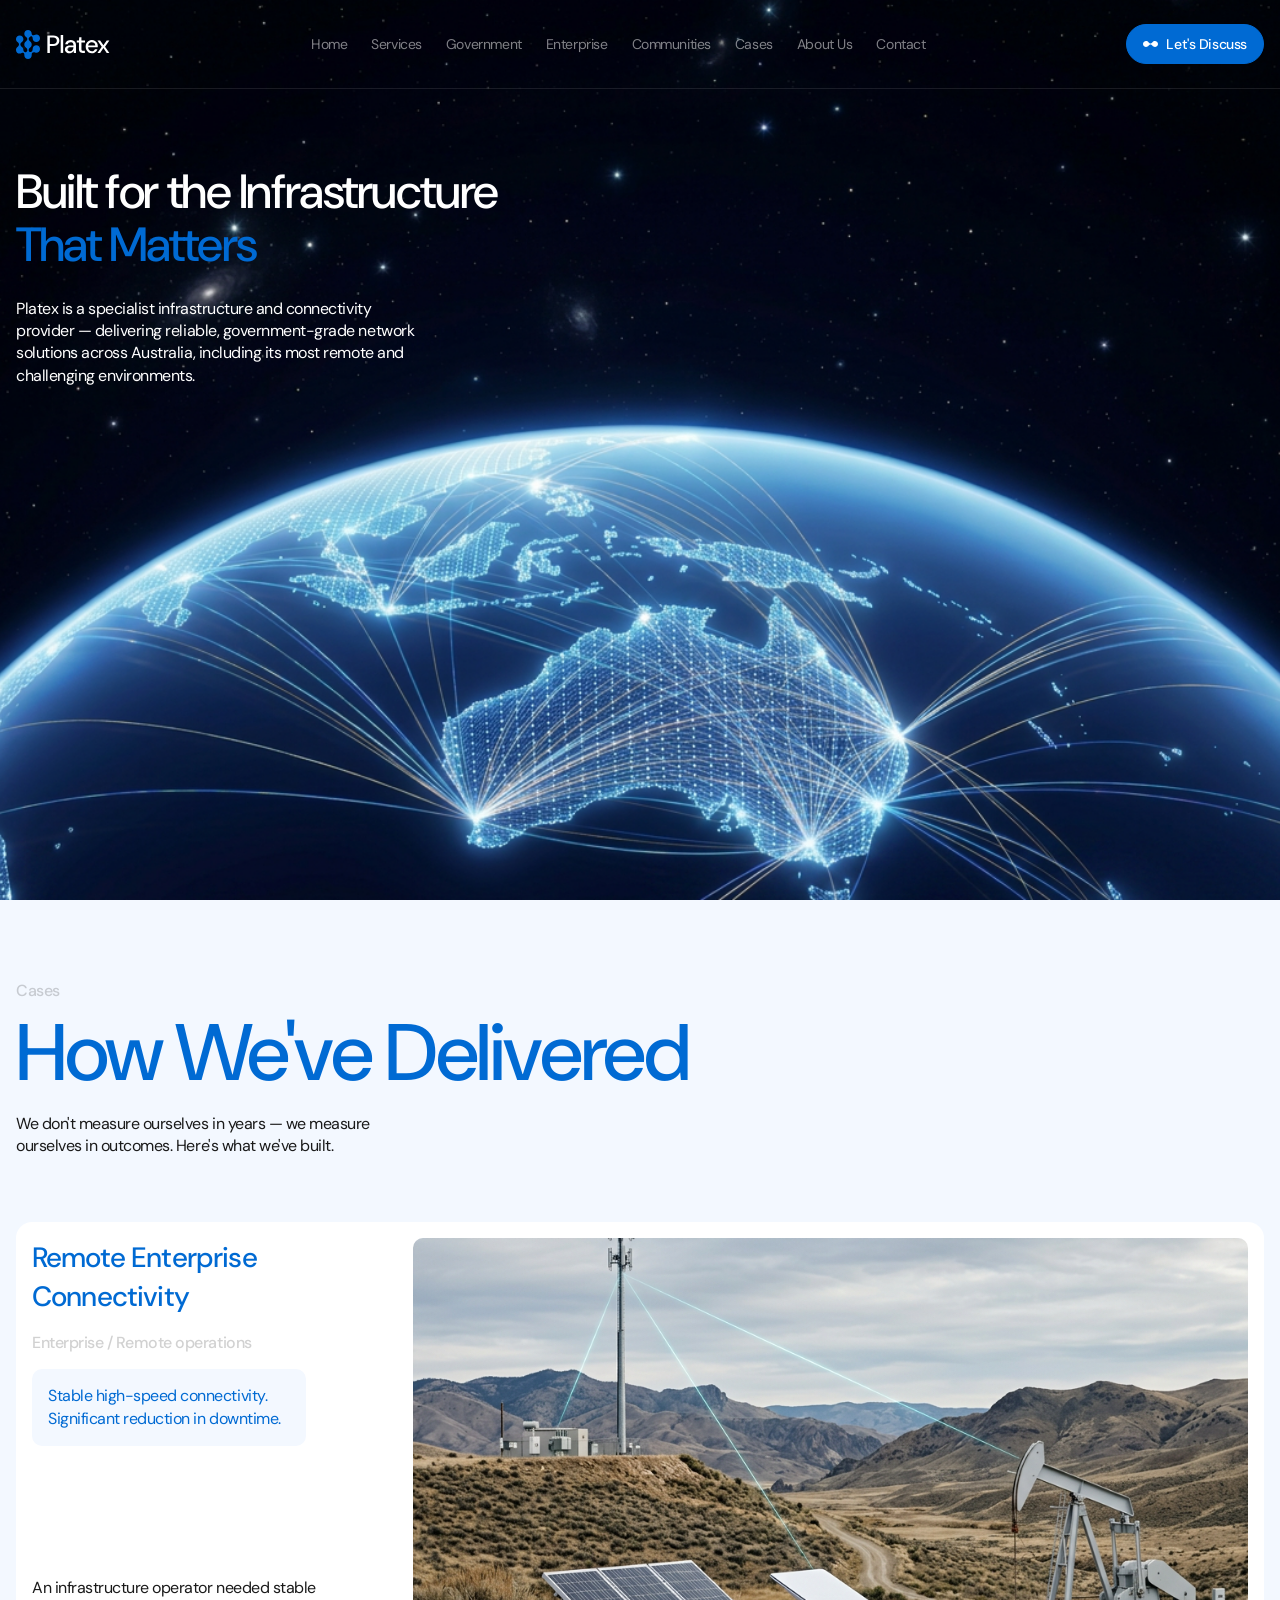
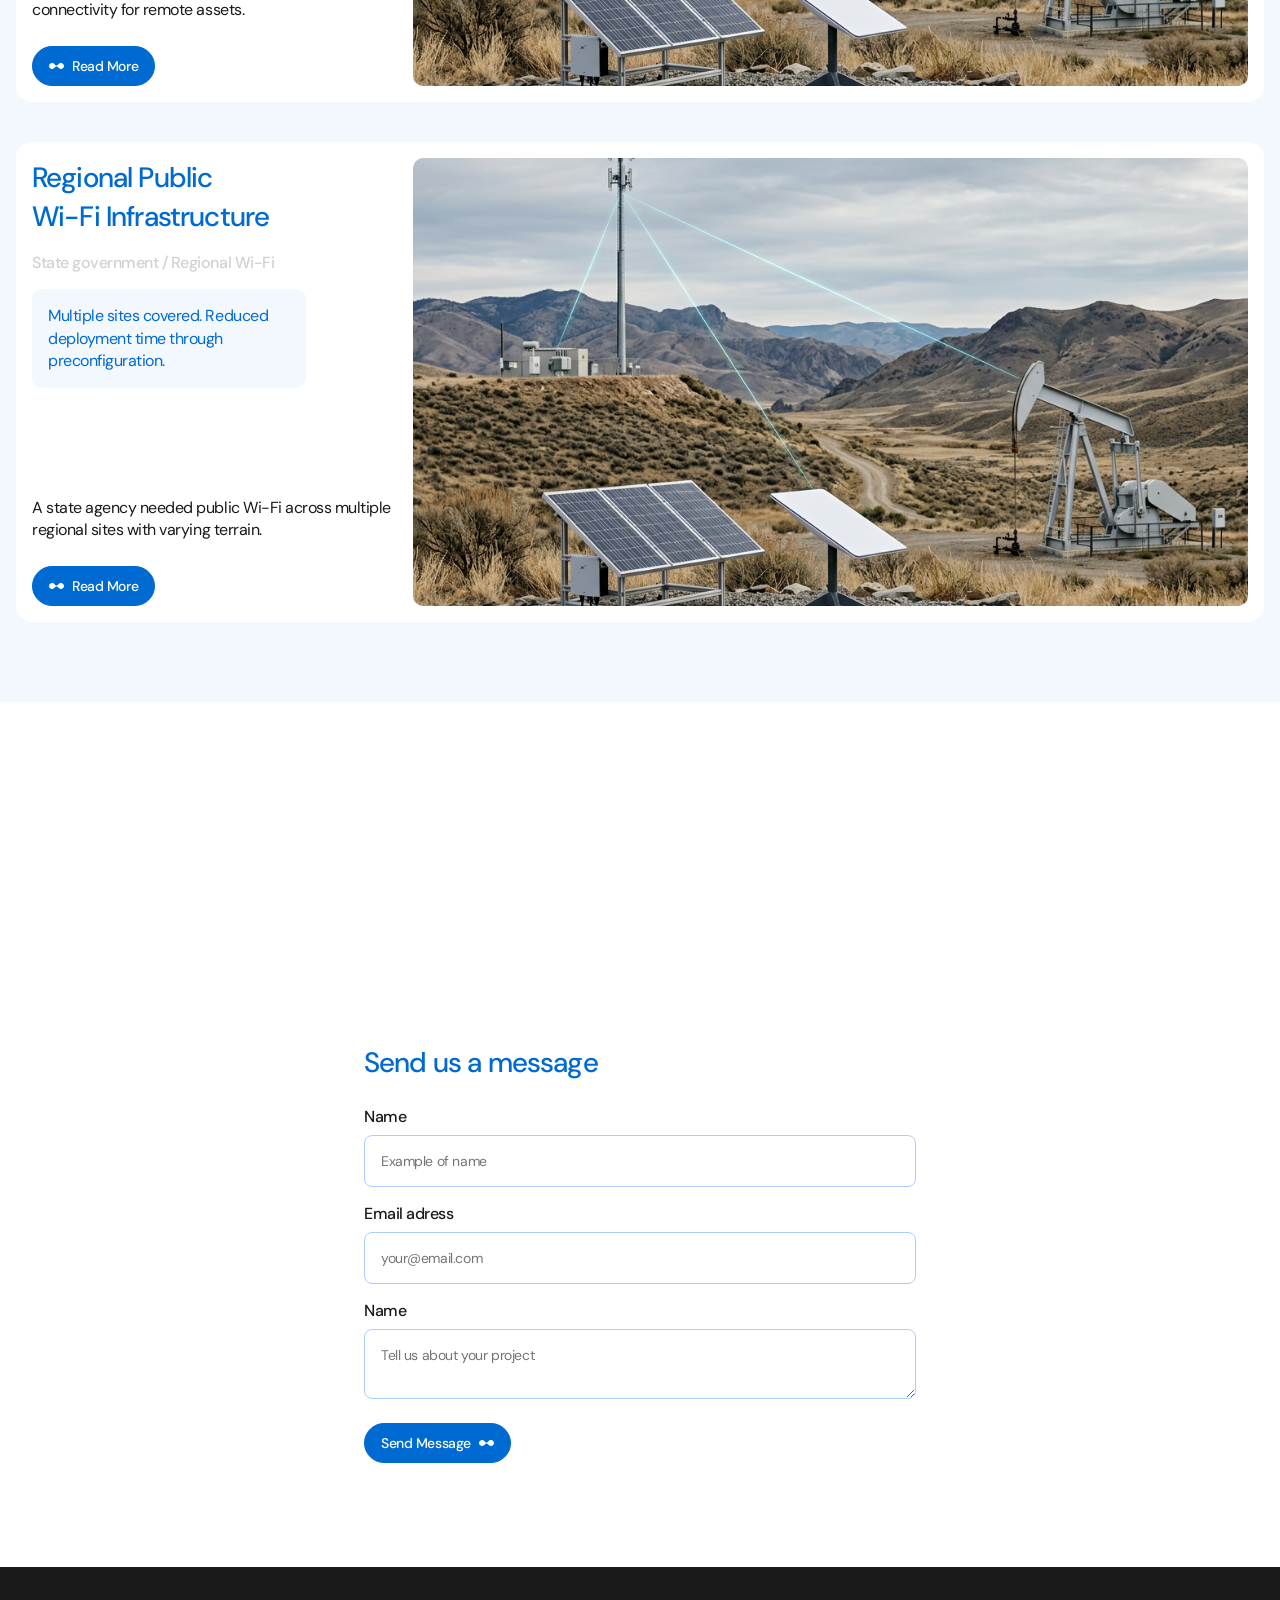
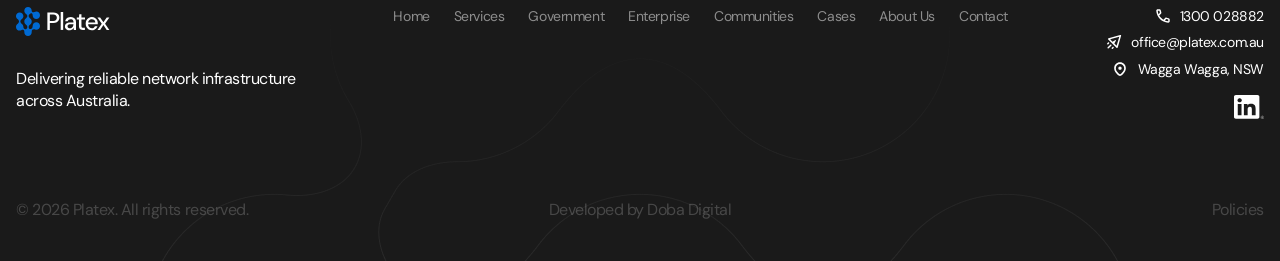
<file: cases.html>
<!doctype html>
<html lang="en">

<head>
	<title>Home | Platex</title>
	<meta charset="UTF-8">
	<meta name="format-detection" content="telephone=no">
	<!-- <style>body{opacity: 0;}</style> -->
	<link rel="stylesheet" href="css/style.min.css?_v=20260622153735">
	<link rel="shortcut icon" href="favicon.ico">
	<!-- <meta name="robots" content="noindex, nofollow"> -->
	<meta name="viewport" content="width=device-width, initial-scale=1.0">
</head>

<body>
	<div class="wrapper">
		<header class="header">
			<div class="header__container">
				<a href="index.html" class="header__logo">
					<img src="img/logo.svg" alt="" class="header__img" />
					<img src="img/logo-white.svg" alt="" class="header__img-white" />
				</a>
				<div class="header__menu menu">
					<button type="button" class="menu__icon icon-menu"><span></span></button>
					<nav class="menu__body">
						<img src="img/header-decore.png" alt="" class="menu__decor" />
						<ul class="menu__list">
							<li class="menu__item">
								<a href="index.html" class="menu__link">Home</a>
							</li>
							<li class="menu__item">
								<a href="services.html" class="menu__link">Services</a>
							</li>
							<li class="menu__item">
								<a href="goverment.html" class="menu__link">Government</a>
							</li>
							<li class="menu__item">
								<a href="" class="menu__link">Enterprise</a>
							</li>
							<li class="menu__item">
								<a href="" class="menu__link">Communities</a>
							</li>
							<li class="menu__item">
								<a href="cases.html" class="menu__link">Cases</a>
							</li>
							<li class="menu__item">
								<a href="about.html" class="menu__link">About Us </a>
							</li>
							<li class="menu__item">
								<a href="contacts.html" class="menu__link">Contact</a>
							</li>
						</ul>
						<div class="menu__actions">
							<a href="" class="menu__actioncall">
								<img src="img/icon-phone.svg" alt="Image" />
							</a>
							<a href="" class="menu__actionlinkedin">
								<img src="img/icon-linkedin.svg" alt="Image" />
							</a>
						</div>
					</nav>
				</div>
				<a href="" data-popup="#popup" class="header__btn btn">
					<svg class="btn__svg" xmlns="http://www.w3.org/2000/svg" width="15" height="6" viewBox="0 0 15 6" fill="none">
						<path d="M2.62268e-07 3C1.1742e-07 4.65687 1.37756 6 3.07692 6C4.08319 5.99999 4.97648 5.52901 5.53777 4.80081C6.0259 4.16751 6.68749 3.56268 7.5 3.56268C8.31251 3.56268 8.9741 4.16751 9.46223 4.80081C10.0235 5.52901 10.9168 5.99999 11.9231 6C13.6224 6 15 4.65687 15 3C15 1.34313 13.6224 -5.97268e-07 11.9231 -7.4583e-07C10.9166 9.65659e-06 10.023 0.471244 9.46171 1.19976C8.9738 1.83303 8.31235 2.43777 7.5 2.43777C6.68765 2.43777 6.0262 1.83303 5.53829 1.19976C4.97698 0.471243 4.08344 9.05922e-06 3.07692 -1.51919e-06C1.37758 -1.66775e-06 2.52026e-05 1.34315 2.62268e-07 3Z" fill="" />
					</svg>
					<span class="btn__text">Let's discuss</span>
				</a>
			</div>
		</header>

		<main class="page">
			<section class="hero-single">
				<div class="hero-single__container">
					<img src="img/hero-bg.png" alt="" class="hero-single__bg" />
					<h1 class="hero-single__title white title-small">
						<span>Built for the Infrastructure</span>
						<span class="blue">That Matters</span>
					</h1>
					<p class="hero-single__descriptions white">
						<span>Platex is a specialist infrastructure and connectivity</span>
						<span>provider — delivering reliable, government-grade network</span>
						<span>solutions across Australia, including its most remote and</span>
						<span>challenging environments.</span>
					</p>
				</div>
			</section>
			<section data-watch data-watch-once data-watch-threshold="0.2" class="ourcases">
				<div class="ourcases__container animation-fade-up">
					<div class="ourcases__titles titles">
						<p class="ourcases__subtuitle subtitle">Cases</p>
						<h2 class="ourcases__title title2 blue">How We've Delivered</h2>
						<p class="ourcases__descriptions descriptions">
							<span>We don't measure ourselves in years — we measure </span>
							<span>ourselves in outcomes. Here's what we've built.</span>
						</p>
					</div>
					<div class="ourcases__cases cases-ourcases">
						<div class="cases-ourcases__card card-ourcases">
							<div class="card-ourcases__info info-ourcases">
								<div class="info-ourcases__top">
									<h3 class="info-ourcases__title blue">
										<span>Remote Enterprise </span>
										<span>Connectivity</span>
									</h3>
									<p class="info-ourcases__subtitle subtitle">
										Enterprise / Remote operations
									</p>
									<p class="info-ourcases__descriptions descriptions blue">
										<span>Stable high-speed connectivity. Significant reduction
											in downtime.</span>
									</p>
								</div>
								<div class="info-ourcases__bottom">
									<p class="info-ourcases__text descriptions">
										<span>An infrastructure operator needed stable</span>
										<span>connectivity for remote assets.</span>
									</p>
									<a href="" data-popup="#popup-readmore" class="info-ourcases__btn btn">
										<svg class="btn__svg" xmlns="http://www.w3.org/2000/svg" width="15" height="6" viewBox="0 0 15 6" fill="none">
											<path d="M2.62268e-07 3C1.1742e-07 4.65687 1.37756 6 3.07692 6C4.08319 5.99999 4.97648 5.52901 5.53777 4.80081C6.0259 4.16751 6.68749 3.56268 7.5 3.56268C8.31251 3.56268 8.9741 4.16751 9.46223 4.80081C10.0235 5.52901 10.9168 5.99999 11.9231 6C13.6224 6 15 4.65687 15 3C15 1.34313 13.6224 -5.97268e-07 11.9231 -7.4583e-07C10.9166 9.65659e-06 10.023 0.471244 9.46171 1.19976C8.9738 1.83303 8.31235 2.43777 7.5 2.43777C6.68765 2.43777 6.0262 1.83303 5.53829 1.19976C4.97698 0.471243 4.08344 9.05922e-06 3.07692 -1.51919e-06C1.37758 -1.66775e-06 2.52026e-05 1.34315 2.62268e-07 3Z" fill="" />
										</svg>
										<span class="btn__text">Read more</span>
									</a>
								</div>
							</div>
							<div class="card-ourcases__banner">
								<img src="img/ourcases-banner.png" alt="Image" />
							</div>
						</div>
						<div class="cases-ourcases__card card-ourcases">
							<div class="card-ourcases__info info-ourcases">
								<div class="info-ourcases__top">
									<h3 class="info-ourcases__title blue">
										<span>Regional Public </span>
										<span>Wi-Fi Infrastructure</span>
									</h3>
									<p class="info-ourcases__subtitle subtitle">
										State government / Regional Wi-Fi
									</p>
									<p class="info-ourcases__descriptions descriptions blue">
										<span>Multiple sites covered. Reduced deployment time through
											preconfiguration.</span>
									</p>
								</div>
								<div class="info-ourcases__bottom">
									<p class="info-ourcases__text descriptions">
										<span>A state agency needed public Wi-Fi across
											multiple</span>
										<span> regional sites with varying terrain.</span>
									</p>
									<a href="" data-popup="#popup-readmore" class="info-ourcases__btn btn">
										<svg class="btn__svg" xmlns="http://www.w3.org/2000/svg" width="15" height="6" viewBox="0 0 15 6" fill="none">
											<path d="M2.62268e-07 3C1.1742e-07 4.65687 1.37756 6 3.07692 6C4.08319 5.99999 4.97648 5.52901 5.53777 4.80081C6.0259 4.16751 6.68749 3.56268 7.5 3.56268C8.31251 3.56268 8.9741 4.16751 9.46223 4.80081C10.0235 5.52901 10.9168 5.99999 11.9231 6C13.6224 6 15 4.65687 15 3C15 1.34313 13.6224 -5.97268e-07 11.9231 -7.4583e-07C10.9166 9.65659e-06 10.023 0.471244 9.46171 1.19976C8.9738 1.83303 8.31235 2.43777 7.5 2.43777C6.68765 2.43777 6.0262 1.83303 5.53829 1.19976C4.97698 0.471243 4.08344 9.05922e-06 3.07692 -1.51919e-06C1.37758 -1.66775e-06 2.52026e-05 1.34315 2.62268e-07 3Z" fill="" />
										</svg>
										<span class="btn__text">Read more</span>
									</a>
								</div>
							</div>
							<div class="card-ourcases__banner">
								<img src="img/ourcases-banner.png" alt="Image" />
							</div>
						</div>
					</div>
				</div>
			</section>
			<section data-watch data-watch-once data-watch-threshold="0.2" class="contactform">
				<div class="contactform__container animation-fade-up">
					<div class="contactform__titles titles">
						<h2 class="contactform__title white">
							Have a project in mind? Let's build it.
						</h2>
						<p class="contactform__descriptions descriptions white">
							Whether it's a government program, an enterprise deployment, or
							a remote community — we're ready to deliver.
						</p>
					</div>
					<div class="contactform__form">
						<form action="" class="contactform__main-form main-form">
							<div class="main-form__title">Send us a message</div>
							<div class="main-form__inputs">
								<div class="main-form__item">
									<div class="main-form__label">Name</div>
									<input type="text" class="main-form__input" placeholder="Example of name" />
								</div>
								<div class="main-form__item">
									<div class="main-form__label">Email adress</div>
									<input type="text" class="main-form__input" placeholder="your@email.com" />
								</div>
								<div class="main-form__item">
									<div class="main-form__label">Name</div>
									<textarea name="" class="main-form__area" id="" placeholder="Tell us about your project"></textarea>
								</div>
							</div>
							<button class="main-form__btn btn">
								<span class="btn__text">Send message</span>
								<svg class="btn__svg" xmlns="http://www.w3.org/2000/svg" width="15" height="6" viewBox="0 0 15 6" fill="none">
									<path d="M2.62268e-07 3C1.1742e-07 4.65687 1.37756 6 3.07692 6C4.08319 5.99999 4.97648 5.52901 5.53777 4.80081C6.0259 4.16751 6.68749 3.56268 7.5 3.56268C8.31251 3.56268 8.9741 4.16751 9.46223 4.80081C10.0235 5.52901 10.9168 5.99999 11.9231 6C13.6224 6 15 4.65687 15 3C15 1.34313 13.6224 -5.97268e-07 11.9231 -7.4583e-07C10.9166 9.65659e-06 10.023 0.471244 9.46171 1.19976C8.9738 1.83303 8.31235 2.43777 7.5 2.43777C6.68765 2.43777 6.0262 1.83303 5.53829 1.19976C4.97698 0.471243 4.08344 9.05922e-06 3.07692 -1.51919e-06C1.37758 -1.66775e-06 2.52026e-05 1.34315 2.62268e-07 3Z" fill="" />
								</svg>
							</button>
						</form>
					</div>
				</div>
			</section>
		</main>
		<footer class="footer">
			<img src="img/footer-decore.png" alt="" class="footer__decore" />
			<div class="footer__container">
				<div class="footer__top top-footer">
					<div class="top-footer__left">
						<a href="index.html" class="top-footer__logo"><img src="img/logo.svg" alt="logo" /></a>
						<div class="top-footer__descriptions">
							Delivering reliable network infrastructure across Australia.
						</div>
					</div>
					<div class="top-footer__mid">
						<div class="top-footer__nav">
							<a href="index.html" class="top-footer__li">Home</a>
							<a href="services.html" class="top-footer__li">Services</a>
							<a href="goverment.html" class="top-footer__li">Government</a>
							<a href="" class="top-footer__li">Enterprise</a>
							<a href="" class="top-footer__li">Communities</a>
							<a href="cases.html" class="top-footer__li">Cases</a>
							<a href="about.html" class="top-footer__li">About Us</a>
							<a href="contacts.html" class="top-footer__li">Contact</a>
						</div>
					</div>
					<div class="top-footer__rigth">
						<div class="top-footer__info">
							<a href="tel:1300 028882" class="top-footer__contacts">
								<img src="img/footer-phone.svg" alt="icon" />
								<span>1300 028882</span>
							</a>
							<a href="mailto:office@platex.com.au" class="top-footer__contacts">
								<img src="img/footer-mail.svg" alt="icon" />
								<span>office@platex.com.au</span>
							</a>
							<a href="https://maps.app.goo.gl/YVbZ2a949KCq4MA8A" target="_blank" class="top-footer__contacts">
								<img src="img/footer-location.svg" alt="icon" />
								<span>Wagga Wagga, NSW</span>
							</a>
						</div>
						<a href="" class="top-footer__linkedin"><img src="img/footer-linkedin.svg" alt="icon" /></a>
					</div>
				</div>
				<div class="footer__bot bot-footer">
					<p class="bot-footer__link">© 2026 Platex. All rights reserved.</p>
					<a href="https://doba.digital/" class="bot-footer__link">Developed by Doba Digital</a>
					<a href="" class="bot-footer__link">Policies</a>
				</div>
			</div>
		</footer>

		<button class="scroll-up" type="button" aria-label="Прокрутити сторінку вгору">
			<svg viewBox="0 0 24 24" aria-hidden="true">
				<path d="M12 19V5M5.5 11.5 12 5l6.5 6.5" />
			</svg>
		</button>

	</div>
	<div id="popup" aria-hidden="true" class="popup">
		<div class="popup__wrapper">
			<div class="popup__content">
				<div class="popup__text">
					<div class="contactform__form w100">
						<div class="popup-title mb">
							<button data-close type="button" class="popup__close">
								<svg width="15" height="15" viewBox="0 0 23 23" fill="none" xmlns="http://www.w3.org/2000/svg">
									<path opacity="1" d="M1.73333 1.48883L21.5469 21.0288" stroke="#fff" stroke-linecap="square" />
									<path opacity="1" d="M21.2667 1.48883L1.45309 21.0288" stroke="#fff" stroke-linecap="square" />
								</svg>
							</button>
							<div class="titles">
								<div class="subtitle">Let’s discuss</div>
								<div class="main-form__title">Send us a message</div>
							</div>
						</div>
						<form action="" class="left-contact__form">
							<div class="left-contact__fields">
								<div class="left-contact__column">
									<div class="left-contact__items">
										<p class="left-contact__label">
											First name
											<span class="red">*</span>
										</p>
										<input type="text" class="left-contact__field" placeholder="Your name" />
									</div>
									<div class="left-contact__items">
										<p class="left-contact__label">
											Email adress
											<span class="red">*</span>
										</p>
										<input type="text" class="left-contact__field" placeholder="Your email" />
									</div>
									<div class="left-contact__items">
										<p class="left-contact__label">Organisation/company</p>
										<input type="text" class="left-contact__field" placeholder="Your organisation or company" />
									</div>
								</div>
								<div class="left-contact__column">
									<div class="left-contact__items">
										<p class="left-contact__label">
											Last name
											<span class="red">*</span>
										</p>
										<input type="text" class="left-contact__field" placeholder="To submit the form, you must fill in this field" />
									</div>
									<div class="left-contact__items">
										<p class="left-contact__label">Phone number</p>
										<input type="text" class="left-contact__field" placeholder="your@email.com" />
									</div>
									<div class="left-contact__items">
										<p class="left-contact__label">Type of enquiry</p>
										<div class="select">
											<div class="select__head">
												<span class="select__placeholder">Select enquiry type</span>
												<svg class="select__arrow" xmlns="http://www.w3.org/2000/svg" width="10" height="6" viewBox="0 0 10 6" fill="none">
													<path d="M9.41679 0C9.93532 0.000130839 10.195 0.704698 9.82842 1.11671L5.82331 5.6169C5.36859 6.1277 4.6315 6.1277 4.17678 5.6169L0.171692 1.11671C-0.195062 0.704567 0.0646561 0 0.583335 0H9.41679Z" fill="#006AD3" />
												</svg>
											</div>
											<div class="select__dropdown">
												<div class="select__option">Government project</div>
												<div class="select__option">Enterprise project</div>
												<div class="select__option">Community connectivity</div>
												<div class="select__option">General enquiry</div>
											</div>
											<input type="hidden" name="enquiry_type" class="select__value" />
										</div>
									</div>
								</div>
							</div>
							<div class="left-contact__bot">
								<div class="left-contact__items">
									<p class="left-contact__label">Message</p>
									<textarea class="left-contact__textarea" placeholder="Tell us about your project — or just leave your details and we'll be in touch." name="" id=""></textarea>
								</div>
								<div class="left-contact__check">
									<label class="check">
										<input class="check__input" type="checkbox" name="privacy" required />
										<span class="check__box"></span>
										<span class="check__text">I agree to the processing of my personal data according to
											the <a href="#" class="check__link">Privacy Policy</a></span>
									</label>
								</div>
							</div>
							<button class="left-contact__submit submit btn">
								<span class="btn__text">Send message</span>
								<svg class="btn__svg" xmlns="http://www.w3.org/2000/svg" width="15" height="6" viewBox="0 0 15 6" fill="none">
									<path d="M2.62268e-07 3C1.1742e-07 4.65687 1.37756 6 3.07692 6C4.08319 5.99999 4.97648 5.52901 5.53777 4.80081C6.0259 4.16751 6.68749 3.56268 7.5 3.56268C8.31251 3.56268 8.9741 4.16751 9.46223 4.80081C10.0235 5.52901 10.9168 5.99999 11.9231 6C13.6224 6 15 4.65687 15 3C15 1.34313 13.6224 -5.97268e-07 11.9231 -7.4583e-07C10.9166 9.65659e-06 10.023 0.471244 9.46171 1.19976C8.9738 1.83303 8.31235 2.43777 7.5 2.43777C6.68765 2.43777 6.0262 1.83303 5.53829 1.19976C4.97698 0.471243 4.08344 9.05922e-06 3.07692 -1.51919e-06C1.37758 -1.66775e-06 2.52026e-05 1.34315 2.62268e-07 3Z" fill="" />
								</svg>
							</button>
						</form>
					</div>
				</div>
			</div>
		</div>
	</div>

	<div id="popup-readmore" aria-hidden="true" class="popup">
		<div class="popup__wrapper">
			<div class="popup__content readmore-content">
				<div class="popup__text">
					<div class="popup__readmore readmore-popup">
						<div class="popup-title readmore-popup__titles">
							<button data-close type="button" class="popup__close readmore-popup__close">
								<svg width="15" height="15" viewBox="0 0 23 23" fill="none" xmlns="http://www.w3.org/2000/svg">
									<path opacity="1" d="M1.73333 1.48883L21.5469 21.0288" stroke="#006AD3" stroke-linecap="square" />
									<path opacity="1" d="M21.2667 1.48883L1.45309 21.0288" stroke="#006AD3" stroke-linecap="square" />
								</svg>
							</button>
							<div class="titles">
								<div class="readmore-popup__subtitle subtitle">
									<span>Federal government /</span>
									<span>Community connectivity</span>
								</div>
								<div class="readmore-popup__title white">
									Remote Community Connectivity
								</div>
							</div>
						</div>
						<div class="readmore-popup__items">
							<div class="readmore-popup__item item-readmore">
								<p class="item-readmore__subtitle subtitle">Problem</p>
								<h2 class="item-readmore__title h4">
									No Reliable Internet Access
								</h2>
								<p class="item-readmore__descriptions descriptions">
									Remote communities had limited or no reliable internet access,
									directly impacting education, health services, and daily
									communication. Existing infrastructure was either non-existent
									or too unreliable to depend on.
								</p>
							</div>
							<div class="readmore-popup__item item-readmore">
								<p class="item-readmore__subtitle subtitle">Solution</p>
								<h2 class="item-readmore__title h4">
									Public Wi-Fi + Starlink Satellite Backhaul
								</h2>
								<p class="item-readmore__descriptions descriptions">
									Design of a public Wi-Fi network with Starlink satellite
									backhaul — optimised for remote community use with content
									filtering, access controls, and solar-powered operation.
								</p>
							</div>
							<div class="readmore-popup__item item-readmore">
								<p class="item-readmore__subtitle subtitle">Implementation</p>
								<h2 class="item-readmore__title h4">
									Mesh Network + Solar Deployment
								</h2>
								<p class="item-readmore__descriptions descriptions">
									Deployment of multiple Starlink systems across community zones,
									installation of outdoor mesh wireless infrastructure, solar and
									battery-powered equipment for off-grid operation, and
									community-focused access management including captive portals
									and content filtering.
								</p>
							</div>
						</div>
						<div class="readmore-popup__result">
							<div class="readmore-popup__text text-readmore">
								<p class="text-readmore__subtitle subtitle">Result</p>
								<p class="text-readmore__descriptions">
									Connectivity delivered across multiple community zones. Hundreds
									of users gained reliable internet access. Fully operational
									within weeks of deployment. Significant improvement in service
									availability and uptime.
								</p>
							</div>
							<img src="img/readmore-decore.svg" alt="image" class="readmore-popup__decore" />
						</div>
						<div class="readmore__end end-readmore">
							<h3 class="end-readmore__title">Facing a similar challenge?</h3>
							<a href="" data-popup="#popup" class="readmore__btn btn">
								<svg class="btn__svg" xmlns="http://www.w3.org/2000/svg" width="15" height="6" viewBox="0 0 15 6" fill="none">
									<path d="M2.62268e-07 3C1.1742e-07 4.65687 1.37756 6 3.07692 6C4.08319 5.99999 4.97648 5.52901 5.53777 4.80081C6.0259 4.16751 6.68749 3.56268 7.5 3.56268C8.31251 3.56268 8.9741 4.16751 9.46223 4.80081C10.0235 5.52901 10.9168 5.99999 11.9231 6C13.6224 6 15 4.65687 15 3C15 1.34313 13.6224 -5.97268e-07 11.9231 -7.4583e-07C10.9166 9.65659e-06 10.023 0.471244 9.46171 1.19976C8.9738 1.83303 8.31235 2.43777 7.5 2.43777C6.68765 2.43777 6.0262 1.83303 5.53829 1.19976C4.97698 0.471243 4.08344 9.05922e-06 3.07692 -1.51919e-06C1.37758 -1.66775e-06 2.52026e-05 1.34315 2.62268e-07 3Z" fill="" />
								</svg>
								<span class="btn__text">Let’s talk</span>
							</a>
						</div>
					</div>
				</div>
			</div>
		</div>
	</div>
	<script src="js/app.min.js?_v=20260622153735"></script>

</body>

</html>
</file>
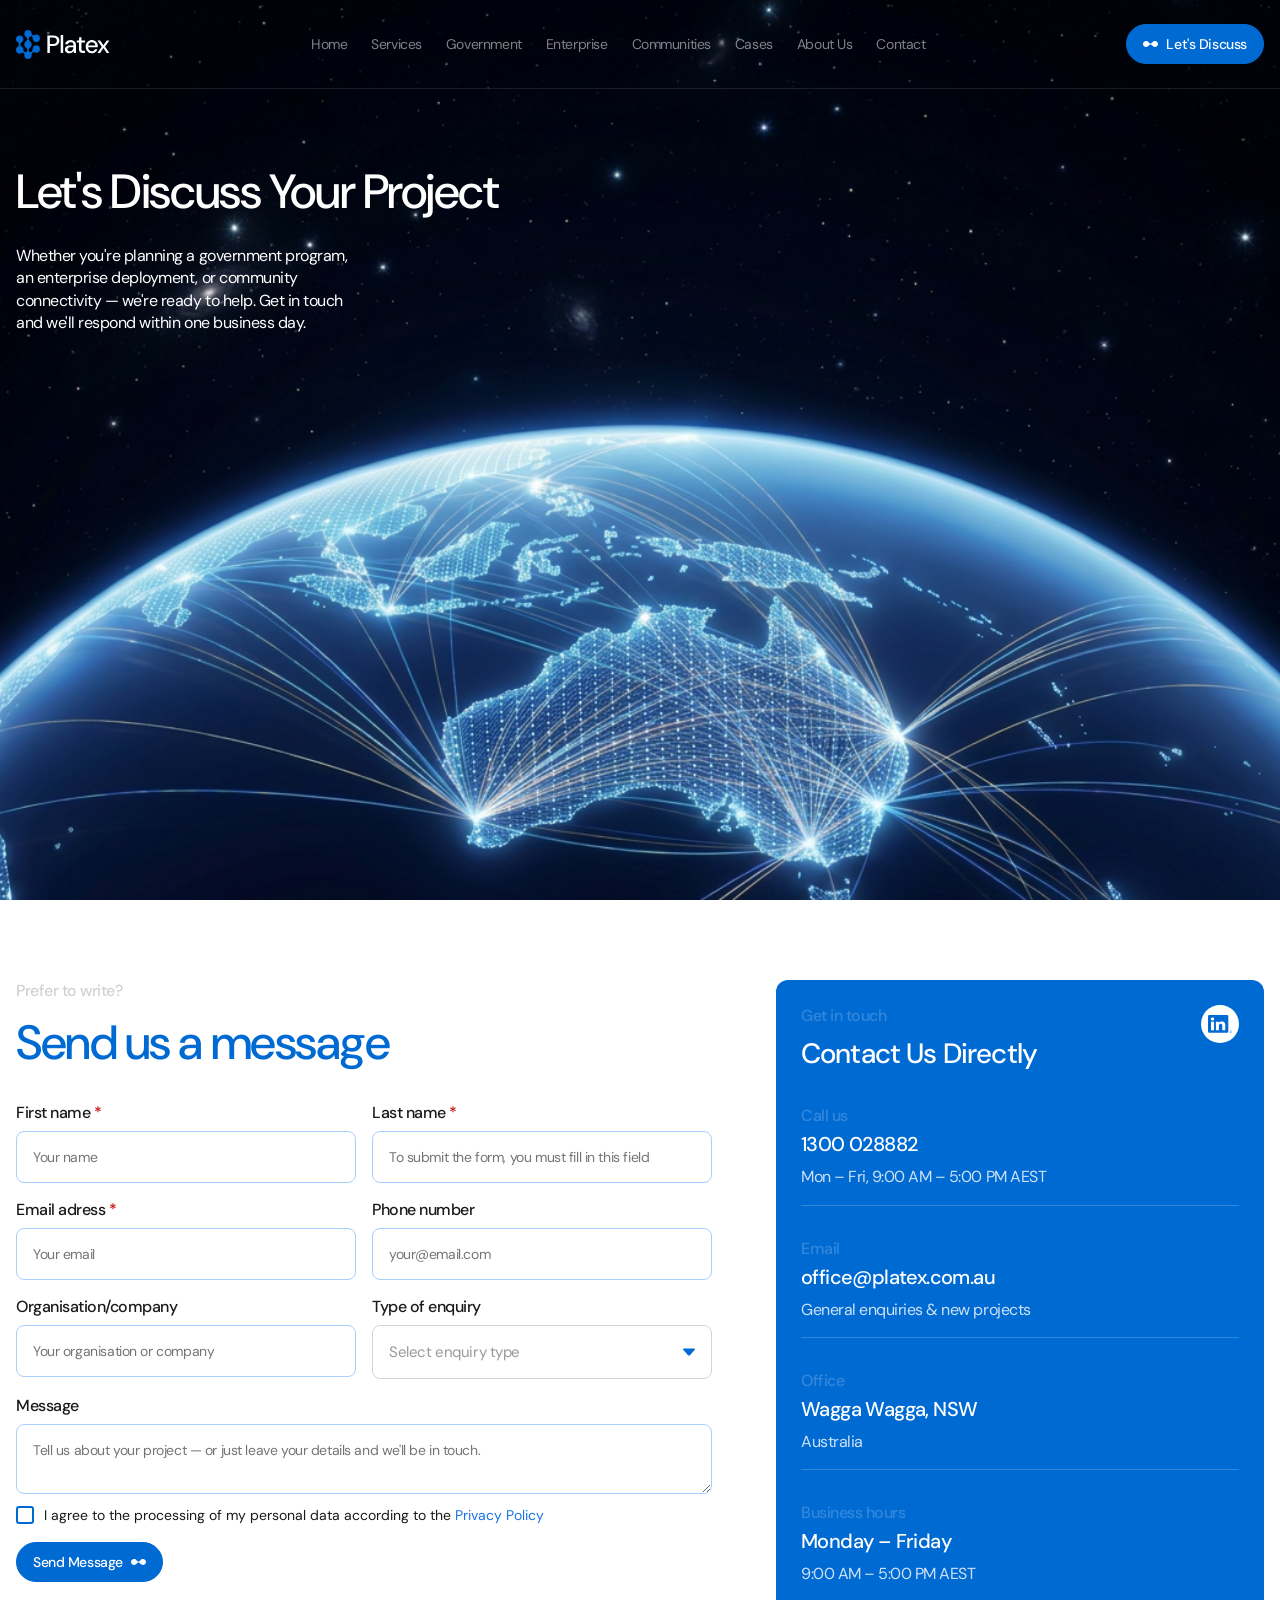
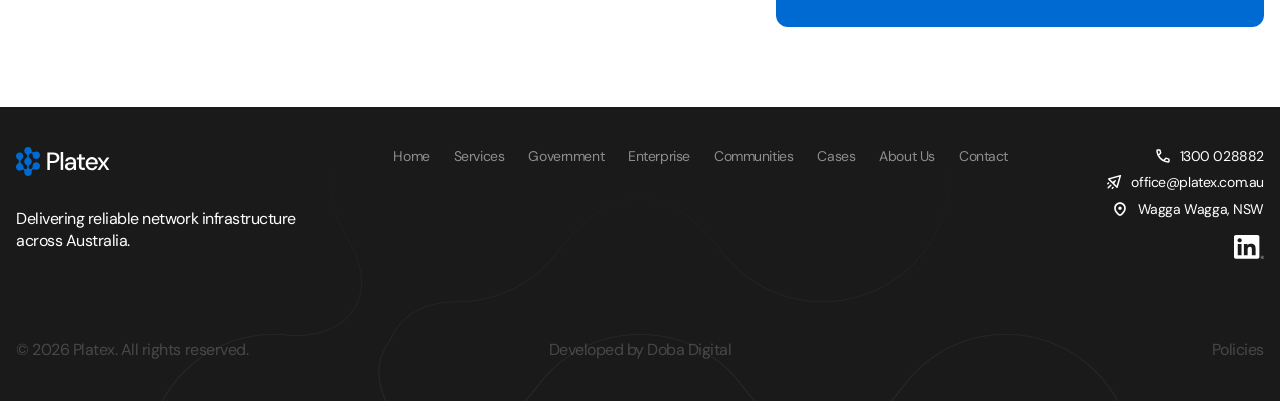
<file: contacts.html>
<!doctype html>
<html lang="en">

<head>
	<title>Home | Platex</title>
	<meta charset="UTF-8">
	<meta name="format-detection" content="telephone=no">
	<!-- <style>body{opacity: 0;}</style> -->
	<link rel="stylesheet" href="css/style.min.css?_v=20260622153735">
	<link rel="shortcut icon" href="favicon.ico">
	<!-- <meta name="robots" content="noindex, nofollow"> -->
	<meta name="viewport" content="width=device-width, initial-scale=1.0">
</head>

<body>
	<div class="wrapper">
		<header class="header">
			<div class="header__container">
				<a href="index.html" class="header__logo">
					<img src="img/logo.svg" alt="" class="header__img" />
					<img src="img/logo-white.svg" alt="" class="header__img-white" />
				</a>
				<div class="header__menu menu">
					<button type="button" class="menu__icon icon-menu"><span></span></button>
					<nav class="menu__body">
						<img src="img/header-decore.png" alt="" class="menu__decor" />
						<ul class="menu__list">
							<li class="menu__item">
								<a href="index.html" class="menu__link">Home</a>
							</li>
							<li class="menu__item">
								<a href="services.html" class="menu__link">Services</a>
							</li>
							<li class="menu__item">
								<a href="goverment.html" class="menu__link">Government</a>
							</li>
							<li class="menu__item">
								<a href="" class="menu__link">Enterprise</a>
							</li>
							<li class="menu__item">
								<a href="" class="menu__link">Communities</a>
							</li>
							<li class="menu__item">
								<a href="cases.html" class="menu__link">Cases</a>
							</li>
							<li class="menu__item">
								<a href="about.html" class="menu__link">About Us </a>
							</li>
							<li class="menu__item">
								<a href="contacts.html" class="menu__link">Contact</a>
							</li>
						</ul>
						<div class="menu__actions">
							<a href="" class="menu__actioncall">
								<img src="img/icon-phone.svg" alt="Image" />
							</a>
							<a href="" class="menu__actionlinkedin">
								<img src="img/icon-linkedin.svg" alt="Image" />
							</a>
						</div>
					</nav>
				</div>
				<a href="" data-popup="#popup" class="header__btn btn">
					<svg class="btn__svg" xmlns="http://www.w3.org/2000/svg" width="15" height="6" viewBox="0 0 15 6" fill="none">
						<path d="M2.62268e-07 3C1.1742e-07 4.65687 1.37756 6 3.07692 6C4.08319 5.99999 4.97648 5.52901 5.53777 4.80081C6.0259 4.16751 6.68749 3.56268 7.5 3.56268C8.31251 3.56268 8.9741 4.16751 9.46223 4.80081C10.0235 5.52901 10.9168 5.99999 11.9231 6C13.6224 6 15 4.65687 15 3C15 1.34313 13.6224 -5.97268e-07 11.9231 -7.4583e-07C10.9166 9.65659e-06 10.023 0.471244 9.46171 1.19976C8.9738 1.83303 8.31235 2.43777 7.5 2.43777C6.68765 2.43777 6.0262 1.83303 5.53829 1.19976C4.97698 0.471243 4.08344 9.05922e-06 3.07692 -1.51919e-06C1.37758 -1.66775e-06 2.52026e-05 1.34315 2.62268e-07 3Z" fill="" />
					</svg>
					<span class="btn__text">Let's discuss</span>
				</a>
			</div>
		</header>

		<main class="page">
			<section class="hero-single">
				<div class="hero-single__container">
					<img src="img/hero-bg.png" alt="" class="hero-single__bg" />
					<h1 class="hero-single__title white title-small">
						<span>Let's Discuss Your Project</span>
					</h1>
					<p class="hero-single__descriptions white">
						<span>Whether you're planning a government program,</span>
						<span>an enterprise deployment, or community</span>
						<span>connectivity — we're ready to help. Get in touch</span>
						<span>and we'll respond within one business day.</span>
					</p>
				</div>
			</section>
			<section class="contact">
				<div class="contact__container">
					<div class="contact__left left-contact">
						<div class="left-contact__titles titles">
							<p class="left-contact__subtitle subtitle">Prefer to write?</p>
							<h2 class="left-contact__title title-small blue">
								Send us a message
							</h2>
						</div>
						<div class="left-contact__formbox">
							<form action="" class="left-contact__form">
								<div class="left-contact__fields">
									<div class="left-contact__column">
										<div class="left-contact__items">
											<p class="left-contact__label">
												First name
												<span class="red">*</span>
											</p>
											<input type="text" class="left-contact__field" placeholder="Your name" />
										</div>
										<div class="left-contact__items">
											<p class="left-contact__label">
												Email adress
												<span class="red">*</span>
											</p>
											<input type="text" class="left-contact__field" placeholder="Your email" />
										</div>
										<div class="left-contact__items">
											<p class="left-contact__label">Organisation/company</p>
											<input type="text" class="left-contact__field" placeholder="Your organisation or company" />
										</div>
									</div>
									<div class="left-contact__column">
										<div class="left-contact__items">
											<p class="left-contact__label">
												Last name
												<span class="red">*</span>
											</p>
											<input type="text" class="left-contact__field" placeholder="To submit the form, you must fill in this field" />
										</div>
										<div class="left-contact__items">
											<p class="left-contact__label">Phone number</p>
											<input type="text" class="left-contact__field" placeholder="your@email.com" />
										</div>
										<div class="left-contact__items">
											<p class="left-contact__label">Type of enquiry</p>
											<div class="select">
												<div class="select__head">
													<span class="select__placeholder">Select enquiry type</span>
													<svg class="select__arrow" xmlns="http://www.w3.org/2000/svg" width="10" height="6" viewBox="0 0 10 6" fill="none">
														<path d="M9.41679 0C9.93532 0.000130839 10.195 0.704698 9.82842 1.11671L5.82331 5.6169C5.36859 6.1277 4.6315 6.1277 4.17678 5.6169L0.171692 1.11671C-0.195062 0.704567 0.0646561 0 0.583335 0H9.41679Z" fill="#006AD3" />
													</svg>
												</div>
												<div class="select__dropdown">
													<div class="select__option">Government project</div>
													<div class="select__option">Enterprise project</div>
													<div class="select__option">
														Community connectivity
													</div>
													<div class="select__option">General enquiry</div>
												</div>
												<input type="hidden" name="enquiry_type" class="select__value" />
											</div>
										</div>
									</div>
								</div>
								<div class="left-contact__bot">
									<div class="left-contact__items">
										<p class="left-contact__label">Message</p>
										<textarea class="left-contact__textarea" placeholder="Tell us about your project — or just leave your details and we'll be in touch." name="" id=""></textarea>
									</div>
									<div class="left-contact__check">
										<label class="check">
											<input class="check__input" type="checkbox" name="privacy" required />
											<span class="check__box"></span>
											<span class="check__text">I agree to the processing of my personal data
												according to the
												<a href="#" class="check__link">Privacy Policy</a></span>
										</label>
									</div>
								</div>
								<button class="left-contact__submit submit btn">
									<span class="btn__text">Send message</span>
									<svg class="btn__svg" xmlns="http://www.w3.org/2000/svg" width="15" height="6" viewBox="0 0 15 6" fill="none">
										<path d="M2.62268e-07 3C1.1742e-07 4.65687 1.37756 6 3.07692 6C4.08319 5.99999 4.97648 5.52901 5.53777 4.80081C6.0259 4.16751 6.68749 3.56268 7.5 3.56268C8.31251 3.56268 8.9741 4.16751 9.46223 4.80081C10.0235 5.52901 10.9168 5.99999 11.9231 6C13.6224 6 15 4.65687 15 3C15 1.34313 13.6224 -5.97268e-07 11.9231 -7.4583e-07C10.9166 9.65659e-06 10.023 0.471244 9.46171 1.19976C8.9738 1.83303 8.31235 2.43777 7.5 2.43777C6.68765 2.43777 6.0262 1.83303 5.53829 1.19976C4.97698 0.471243 4.08344 9.05922e-06 3.07692 -1.51919e-06C1.37758 -1.66775e-06 2.52026e-05 1.34315 2.62268e-07 3Z" fill="" />
									</svg>
								</button>
							</form>
						</div>
					</div>
					<div class="contact__right right-contact">
						<div class="right-contact__top">
							<div class="right-contact__titles">
								<p class="right-contact__subtitle subtitle">Get in touch</p>
								<h3 class="right-contact__title">Contact Us Directly</h3>
							</div>
							<a href="" class="right-contact__linkedin">
								<svg xmlns="http://www.w3.org/2000/svg" width="24" height="18" viewBox="0 0 24 18" fill="none">
									<path d="M22.6289 15.5625C22.9947 15.5656 23.3447 15.696 23.6015 15.9255C23.8584 16.155 24.0017 16.4649 24 16.7871C23.9982 17.1093 23.8514 17.4178 23.5922 17.6451C23.3329 17.8724 22.9815 18 22.6156 18C22.2499 18 21.8991 17.8723 21.6398 17.6451C21.3805 17.4178 21.2338 17.1093 21.232 16.7871C21.2303 16.4649 21.3736 16.155 21.6305 15.9255C21.8872 15.6961 22.2366 15.5656 22.6023 15.5625H22.6289ZM18.7906 0.000109152C19.1837 -0.00436652 19.5627 0.128958 19.8445 0.370432C20.1264 0.611997 20.2881 0.942163 20.2937 1.28854V16.584C20.2883 16.9304 20.1271 17.261 19.8453 17.5028C19.5635 17.7446 19.1839 17.8781 18.7906 17.8739H1.49766C1.10513 17.8775 0.726841 17.7437 0.446093 17.5021C0.165309 17.2603 0.00462757 16.9298 0 16.584V1.29001C0.00479016 0.944309 0.165303 0.614208 0.446093 0.372632C0.726888 0.131055 1.10516 -0.00232549 1.49766 0.00157578L18.7906 0.000109152ZM23.0281 15.7979C22.8049 15.7202 22.5603 15.7026 22.3258 15.7473C22.0913 15.7919 21.877 15.8968 21.7101 16.0487C21.5433 16.2006 21.4312 16.3929 21.3883 16.6008C21.3454 16.8088 21.374 17.0236 21.4695 17.2176C21.5651 17.4113 21.7234 17.5761 21.925 17.6905C22.1267 17.805 22.3632 17.8635 22.6031 17.8599H22.6344C22.9489 17.8539 23.2479 17.7381 23.4656 17.538C23.6834 17.3378 23.802 17.0694 23.7953 16.7922V16.7739C23.7913 16.5626 23.7163 16.3573 23.5797 16.1836C23.4431 16.0098 23.2513 15.8755 23.0281 15.7979ZM22.6828 16.1418C23.0314 16.1419 23.2014 16.2604 23.2015 16.5084C23.2045 16.5537 23.1966 16.5993 23.1789 16.6419C23.1611 16.6844 23.1339 16.7235 23.0984 16.7563C23.0629 16.7891 23.02 16.8149 22.9726 16.8326C22.9252 16.8502 22.8741 16.8594 22.8226 16.859L22.7937 16.8626L23.2281 17.4419H23.0015L22.5976 16.8817L22.5914 16.8751H22.3305V17.4419H22.1187V16.1418H22.6828ZM22.3312 16.7284H22.5758C22.8015 16.7284 22.9874 16.7115 22.9875 16.4982C22.9875 16.3125 22.8039 16.2892 22.643 16.2892H22.3312V16.7284ZM3.00859 15.2295H6.01875V6.70039H3.00859V15.2295ZM13.6828 6.48846C13.1112 6.46979 12.5444 6.58769 12.043 6.83018C11.5414 7.0728 11.124 7.43131 10.8351 7.86635H10.7945V6.70039H7.90781V15.2295H10.9148V11.0101C10.9149 9.89751 11.1543 8.8197 12.7203 8.81966C14.264 8.81966 14.2844 10.0929 14.2844 11.0819V15.2295H17.2914L17.2922 10.551C17.2922 8.25407 16.7304 6.48846 13.6828 6.48846ZM5.18203 2.5777C4.86325 2.46149 4.51259 2.43114 4.17422 2.49044C3.83574 2.54979 3.52446 2.69638 3.28047 2.91136C3.0366 3.12631 2.87037 3.40016 2.80312 3.6982C2.73589 3.99631 2.77023 4.30547 2.90234 4.58625C3.03443 4.86698 3.25844 5.10674 3.54531 5.27556C3.83225 5.44436 4.16979 5.53444 4.51484 5.53442C4.74396 5.53438 4.97114 5.49508 5.18281 5.41782C5.39443 5.34058 5.58646 5.22684 5.74843 5.08417C5.91041 4.94145 6.03891 4.77196 6.12656 4.58551C6.21421 4.39903 6.25941 4.19922 6.25937 3.9974C6.25931 3.69353 6.15728 3.39648 5.96562 3.14382C5.77383 2.89111 5.5009 2.69398 5.18203 2.5777Z" fill="#006AD3" />
								</svg>
							</a>
						</div>
						<div class="right-contact__item">
							<div class="right-contact__subtitle subtitle">Call us</div>
							<a href="tel:1300028882" class="right-contact__link">1300 028882</a>
							<p class="right-contact__descriptions">
								Mon – Fri, 9:00 AM – 5:00 PM AEST
							</p>
						</div>
						<div class="right-contact__item">
							<div class="right-contact__subtitle subtitle">Email</div>
							<a href="mailto:office@platex.com.au" class="right-contact__link">office@platex.com.au</a>
							<p class="right-contact__descriptions">
								General enquiries & new projects
							</p>
						</div>
						<div class="right-contact__item">
							<div class="right-contact__subtitle subtitle">Office</div>
							<a href="https://maps.app.goo.gl/gGwW8T2hSCzpYkCbA" class="right-contact__link">Wagga Wagga, NSW</a>
							<p class="right-contact__descriptions">Australia</p>
						</div>
						<div class="right-contact__item">
							<div class="right-contact__subtitle subtitle">
								Business hours
							</div>
							<p class="right-contact__link">Monday – Friday</p>
							<p class="right-contact__descriptions">
								9:00 AM – 5:00 PM AEST
							</p>
						</div>
					</div>
				</div>
			</section>
		</main>
		<footer class="footer">
			<img src="img/footer-decore.png" alt="" class="footer__decore" />
			<div class="footer__container">
				<div class="footer__top top-footer">
					<div class="top-footer__left">
						<a href="index.html" class="top-footer__logo"><img src="img/logo.svg" alt="logo" /></a>
						<div class="top-footer__descriptions">
							Delivering reliable network infrastructure across Australia.
						</div>
					</div>
					<div class="top-footer__mid">
						<div class="top-footer__nav">
							<a href="index.html" class="top-footer__li">Home</a>
							<a href="services.html" class="top-footer__li">Services</a>
							<a href="goverment.html" class="top-footer__li">Government</a>
							<a href="" class="top-footer__li">Enterprise</a>
							<a href="" class="top-footer__li">Communities</a>
							<a href="cases.html" class="top-footer__li">Cases</a>
							<a href="about.html" class="top-footer__li">About Us</a>
							<a href="contacts.html" class="top-footer__li">Contact</a>
						</div>
					</div>
					<div class="top-footer__rigth">
						<div class="top-footer__info">
							<a href="tel:1300 028882" class="top-footer__contacts">
								<img src="img/footer-phone.svg" alt="icon" />
								<span>1300 028882</span>
							</a>
							<a href="mailto:office@platex.com.au" class="top-footer__contacts">
								<img src="img/footer-mail.svg" alt="icon" />
								<span>office@platex.com.au</span>
							</a>
							<a href="https://maps.app.goo.gl/YVbZ2a949KCq4MA8A" target="_blank" class="top-footer__contacts">
								<img src="img/footer-location.svg" alt="icon" />
								<span>Wagga Wagga, NSW</span>
							</a>
						</div>
						<a href="" class="top-footer__linkedin"><img src="img/footer-linkedin.svg" alt="icon" /></a>
					</div>
				</div>
				<div class="footer__bot bot-footer">
					<p class="bot-footer__link">© 2026 Platex. All rights reserved.</p>
					<a href="https://doba.digital/" class="bot-footer__link">Developed by Doba Digital</a>
					<a href="" class="bot-footer__link">Policies</a>
				</div>
			</div>
		</footer>

		<button class="scroll-up" type="button" aria-label="Прокрутити сторінку вгору">
			<svg viewBox="0 0 24 24" aria-hidden="true">
				<path d="M12 19V5M5.5 11.5 12 5l6.5 6.5" />
			</svg>
		</button>

	</div>
	<div id="popup" aria-hidden="true" class="popup">
		<div class="popup__wrapper">
			<div class="popup__content">
				<div class="popup__text">
					<div class="contactform__form w100">
						<div class="popup-title mb">
							<button data-close type="button" class="popup__close">
								<svg width="15" height="15" viewBox="0 0 23 23" fill="none" xmlns="http://www.w3.org/2000/svg">
									<path opacity="1" d="M1.73333 1.48883L21.5469 21.0288" stroke="#fff" stroke-linecap="square" />
									<path opacity="1" d="M21.2667 1.48883L1.45309 21.0288" stroke="#fff" stroke-linecap="square" />
								</svg>
							</button>
							<div class="titles">
								<div class="subtitle">Let’s discuss</div>
								<div class="main-form__title">Send us a message</div>
							</div>
						</div>
						<form action="" class="left-contact__form">
							<div class="left-contact__fields">
								<div class="left-contact__column">
									<div class="left-contact__items">
										<p class="left-contact__label">
											First name
											<span class="red">*</span>
										</p>
										<input type="text" class="left-contact__field" placeholder="Your name" />
									</div>
									<div class="left-contact__items">
										<p class="left-contact__label">
											Email adress
											<span class="red">*</span>
										</p>
										<input type="text" class="left-contact__field" placeholder="Your email" />
									</div>
									<div class="left-contact__items">
										<p class="left-contact__label">Organisation/company</p>
										<input type="text" class="left-contact__field" placeholder="Your organisation or company" />
									</div>
								</div>
								<div class="left-contact__column">
									<div class="left-contact__items">
										<p class="left-contact__label">
											Last name
											<span class="red">*</span>
										</p>
										<input type="text" class="left-contact__field" placeholder="To submit the form, you must fill in this field" />
									</div>
									<div class="left-contact__items">
										<p class="left-contact__label">Phone number</p>
										<input type="text" class="left-contact__field" placeholder="your@email.com" />
									</div>
									<div class="left-contact__items">
										<p class="left-contact__label">Type of enquiry</p>
										<div class="select">
											<div class="select__head">
												<span class="select__placeholder">Select enquiry type</span>
												<svg class="select__arrow" xmlns="http://www.w3.org/2000/svg" width="10" height="6" viewBox="0 0 10 6" fill="none">
													<path d="M9.41679 0C9.93532 0.000130839 10.195 0.704698 9.82842 1.11671L5.82331 5.6169C5.36859 6.1277 4.6315 6.1277 4.17678 5.6169L0.171692 1.11671C-0.195062 0.704567 0.0646561 0 0.583335 0H9.41679Z" fill="#006AD3" />
												</svg>
											</div>
											<div class="select__dropdown">
												<div class="select__option">Government project</div>
												<div class="select__option">Enterprise project</div>
												<div class="select__option">Community connectivity</div>
												<div class="select__option">General enquiry</div>
											</div>
											<input type="hidden" name="enquiry_type" class="select__value" />
										</div>
									</div>
								</div>
							</div>
							<div class="left-contact__bot">
								<div class="left-contact__items">
									<p class="left-contact__label">Message</p>
									<textarea class="left-contact__textarea" placeholder="Tell us about your project — or just leave your details and we'll be in touch." name="" id=""></textarea>
								</div>
								<div class="left-contact__check">
									<label class="check">
										<input class="check__input" type="checkbox" name="privacy" required />
										<span class="check__box"></span>
										<span class="check__text">I agree to the processing of my personal data according to
											the <a href="#" class="check__link">Privacy Policy</a></span>
									</label>
								</div>
							</div>
							<button class="left-contact__submit submit btn">
								<span class="btn__text">Send message</span>
								<svg class="btn__svg" xmlns="http://www.w3.org/2000/svg" width="15" height="6" viewBox="0 0 15 6" fill="none">
									<path d="M2.62268e-07 3C1.1742e-07 4.65687 1.37756 6 3.07692 6C4.08319 5.99999 4.97648 5.52901 5.53777 4.80081C6.0259 4.16751 6.68749 3.56268 7.5 3.56268C8.31251 3.56268 8.9741 4.16751 9.46223 4.80081C10.0235 5.52901 10.9168 5.99999 11.9231 6C13.6224 6 15 4.65687 15 3C15 1.34313 13.6224 -5.97268e-07 11.9231 -7.4583e-07C10.9166 9.65659e-06 10.023 0.471244 9.46171 1.19976C8.9738 1.83303 8.31235 2.43777 7.5 2.43777C6.68765 2.43777 6.0262 1.83303 5.53829 1.19976C4.97698 0.471243 4.08344 9.05922e-06 3.07692 -1.51919e-06C1.37758 -1.66775e-06 2.52026e-05 1.34315 2.62268e-07 3Z" fill="" />
								</svg>
							</button>
						</form>
					</div>
				</div>
			</div>
		</div>
	</div>

	<div id="popup-readmore" aria-hidden="true" class="popup">
		<div class="popup__wrapper">
			<div class="popup__content readmore-content">
				<div class="popup__text">
					<div class="popup__readmore readmore-popup">
						<div class="popup-title readmore-popup__titles">
							<button data-close type="button" class="popup__close readmore-popup__close">
								<svg width="15" height="15" viewBox="0 0 23 23" fill="none" xmlns="http://www.w3.org/2000/svg">
									<path opacity="1" d="M1.73333 1.48883L21.5469 21.0288" stroke="#006AD3" stroke-linecap="square" />
									<path opacity="1" d="M21.2667 1.48883L1.45309 21.0288" stroke="#006AD3" stroke-linecap="square" />
								</svg>
							</button>
							<div class="titles">
								<div class="readmore-popup__subtitle subtitle">
									<span>Federal government /</span>
									<span>Community connectivity</span>
								</div>
								<div class="readmore-popup__title white">
									Remote Community Connectivity
								</div>
							</div>
						</div>
						<div class="readmore-popup__items">
							<div class="readmore-popup__item item-readmore">
								<p class="item-readmore__subtitle subtitle">Problem</p>
								<h2 class="item-readmore__title h4">
									No Reliable Internet Access
								</h2>
								<p class="item-readmore__descriptions descriptions">
									Remote communities had limited or no reliable internet access,
									directly impacting education, health services, and daily
									communication. Existing infrastructure was either non-existent
									or too unreliable to depend on.
								</p>
							</div>
							<div class="readmore-popup__item item-readmore">
								<p class="item-readmore__subtitle subtitle">Solution</p>
								<h2 class="item-readmore__title h4">
									Public Wi-Fi + Starlink Satellite Backhaul
								</h2>
								<p class="item-readmore__descriptions descriptions">
									Design of a public Wi-Fi network with Starlink satellite
									backhaul — optimised for remote community use with content
									filtering, access controls, and solar-powered operation.
								</p>
							</div>
							<div class="readmore-popup__item item-readmore">
								<p class="item-readmore__subtitle subtitle">Implementation</p>
								<h2 class="item-readmore__title h4">
									Mesh Network + Solar Deployment
								</h2>
								<p class="item-readmore__descriptions descriptions">
									Deployment of multiple Starlink systems across community zones,
									installation of outdoor mesh wireless infrastructure, solar and
									battery-powered equipment for off-grid operation, and
									community-focused access management including captive portals
									and content filtering.
								</p>
							</div>
						</div>
						<div class="readmore-popup__result">
							<div class="readmore-popup__text text-readmore">
								<p class="text-readmore__subtitle subtitle">Result</p>
								<p class="text-readmore__descriptions">
									Connectivity delivered across multiple community zones. Hundreds
									of users gained reliable internet access. Fully operational
									within weeks of deployment. Significant improvement in service
									availability and uptime.
								</p>
							</div>
							<img src="img/readmore-decore.svg" alt="image" class="readmore-popup__decore" />
						</div>
						<div class="readmore__end end-readmore">
							<h3 class="end-readmore__title">Facing a similar challenge?</h3>
							<a href="" data-popup="#popup" class="readmore__btn btn">
								<svg class="btn__svg" xmlns="http://www.w3.org/2000/svg" width="15" height="6" viewBox="0 0 15 6" fill="none">
									<path d="M2.62268e-07 3C1.1742e-07 4.65687 1.37756 6 3.07692 6C4.08319 5.99999 4.97648 5.52901 5.53777 4.80081C6.0259 4.16751 6.68749 3.56268 7.5 3.56268C8.31251 3.56268 8.9741 4.16751 9.46223 4.80081C10.0235 5.52901 10.9168 5.99999 11.9231 6C13.6224 6 15 4.65687 15 3C15 1.34313 13.6224 -5.97268e-07 11.9231 -7.4583e-07C10.9166 9.65659e-06 10.023 0.471244 9.46171 1.19976C8.9738 1.83303 8.31235 2.43777 7.5 2.43777C6.68765 2.43777 6.0262 1.83303 5.53829 1.19976C4.97698 0.471243 4.08344 9.05922e-06 3.07692 -1.51919e-06C1.37758 -1.66775e-06 2.52026e-05 1.34315 2.62268e-07 3Z" fill="" />
								</svg>
								<span class="btn__text">Let’s talk</span>
							</a>
						</div>
					</div>
				</div>
			</div>
		</div>
	</div>
	<script src="js/app.min.js?_v=20260622153735"></script>

</body>

</html>
</file>
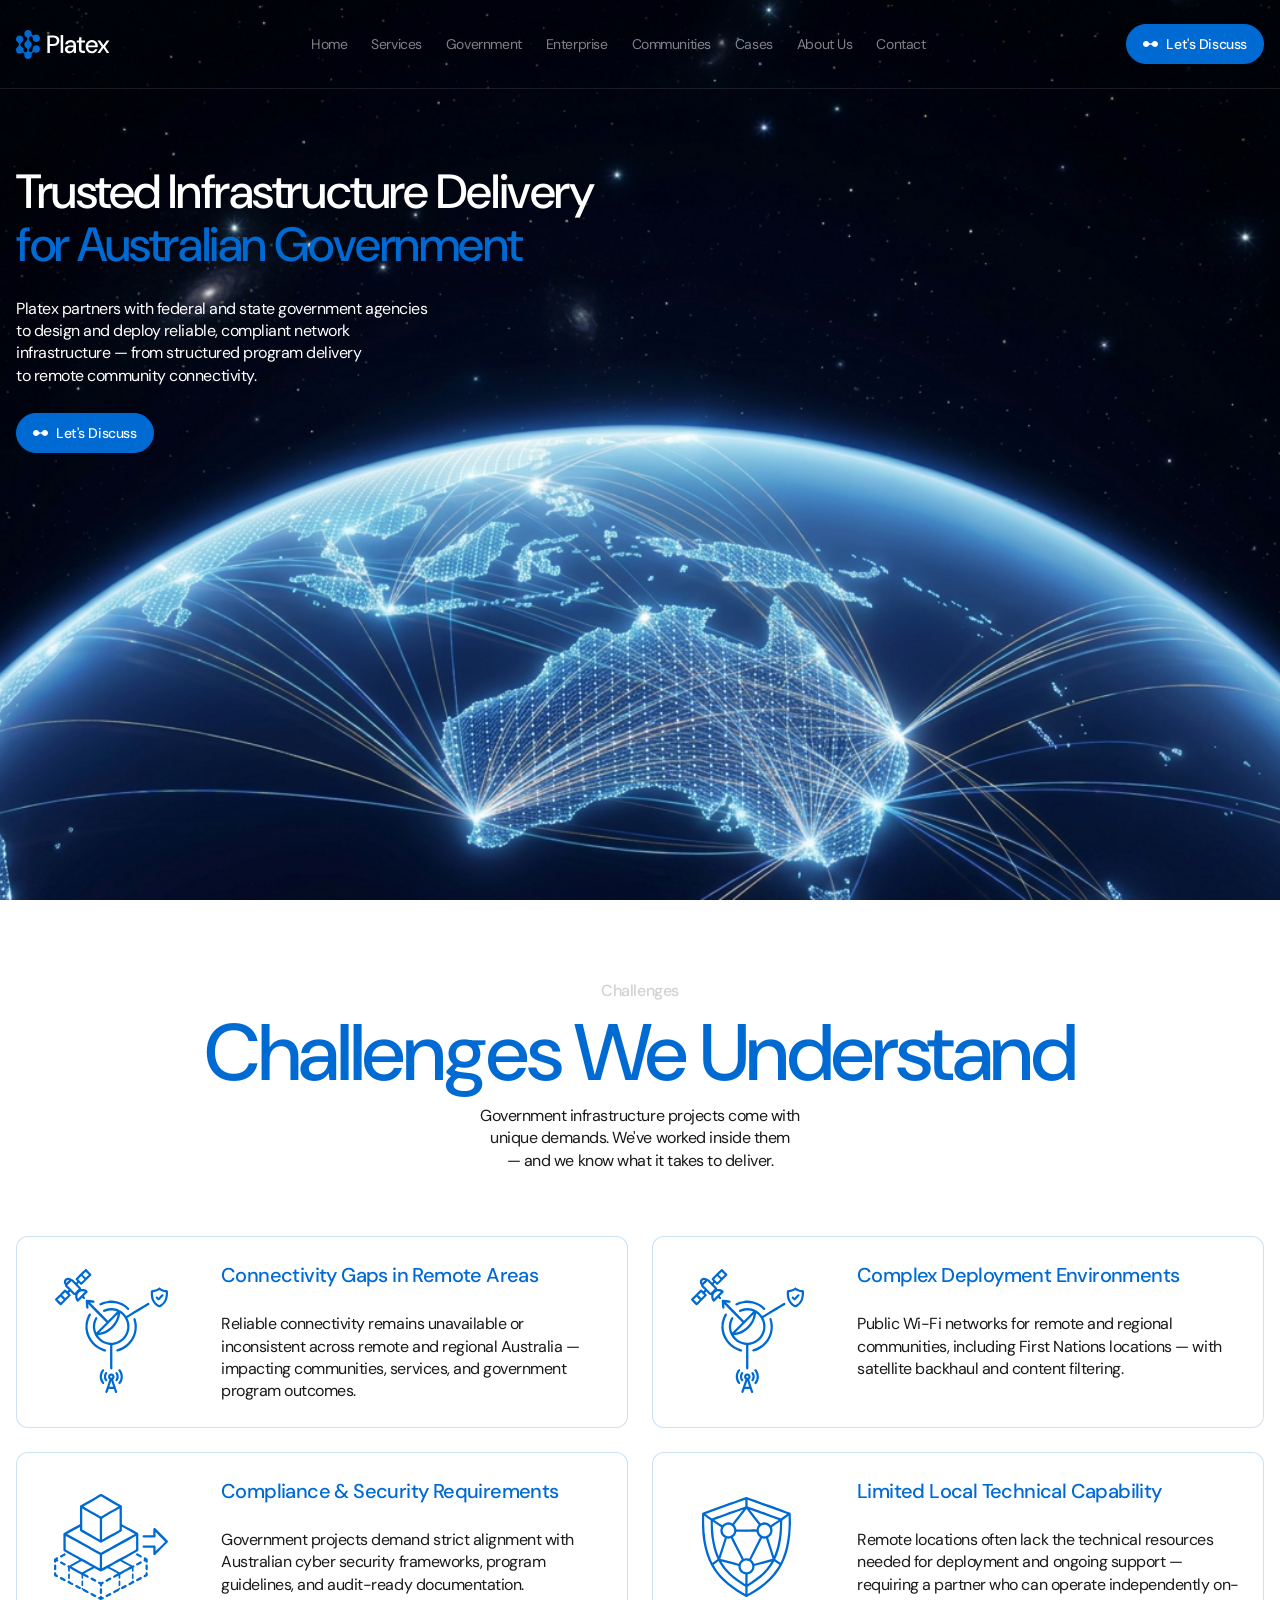
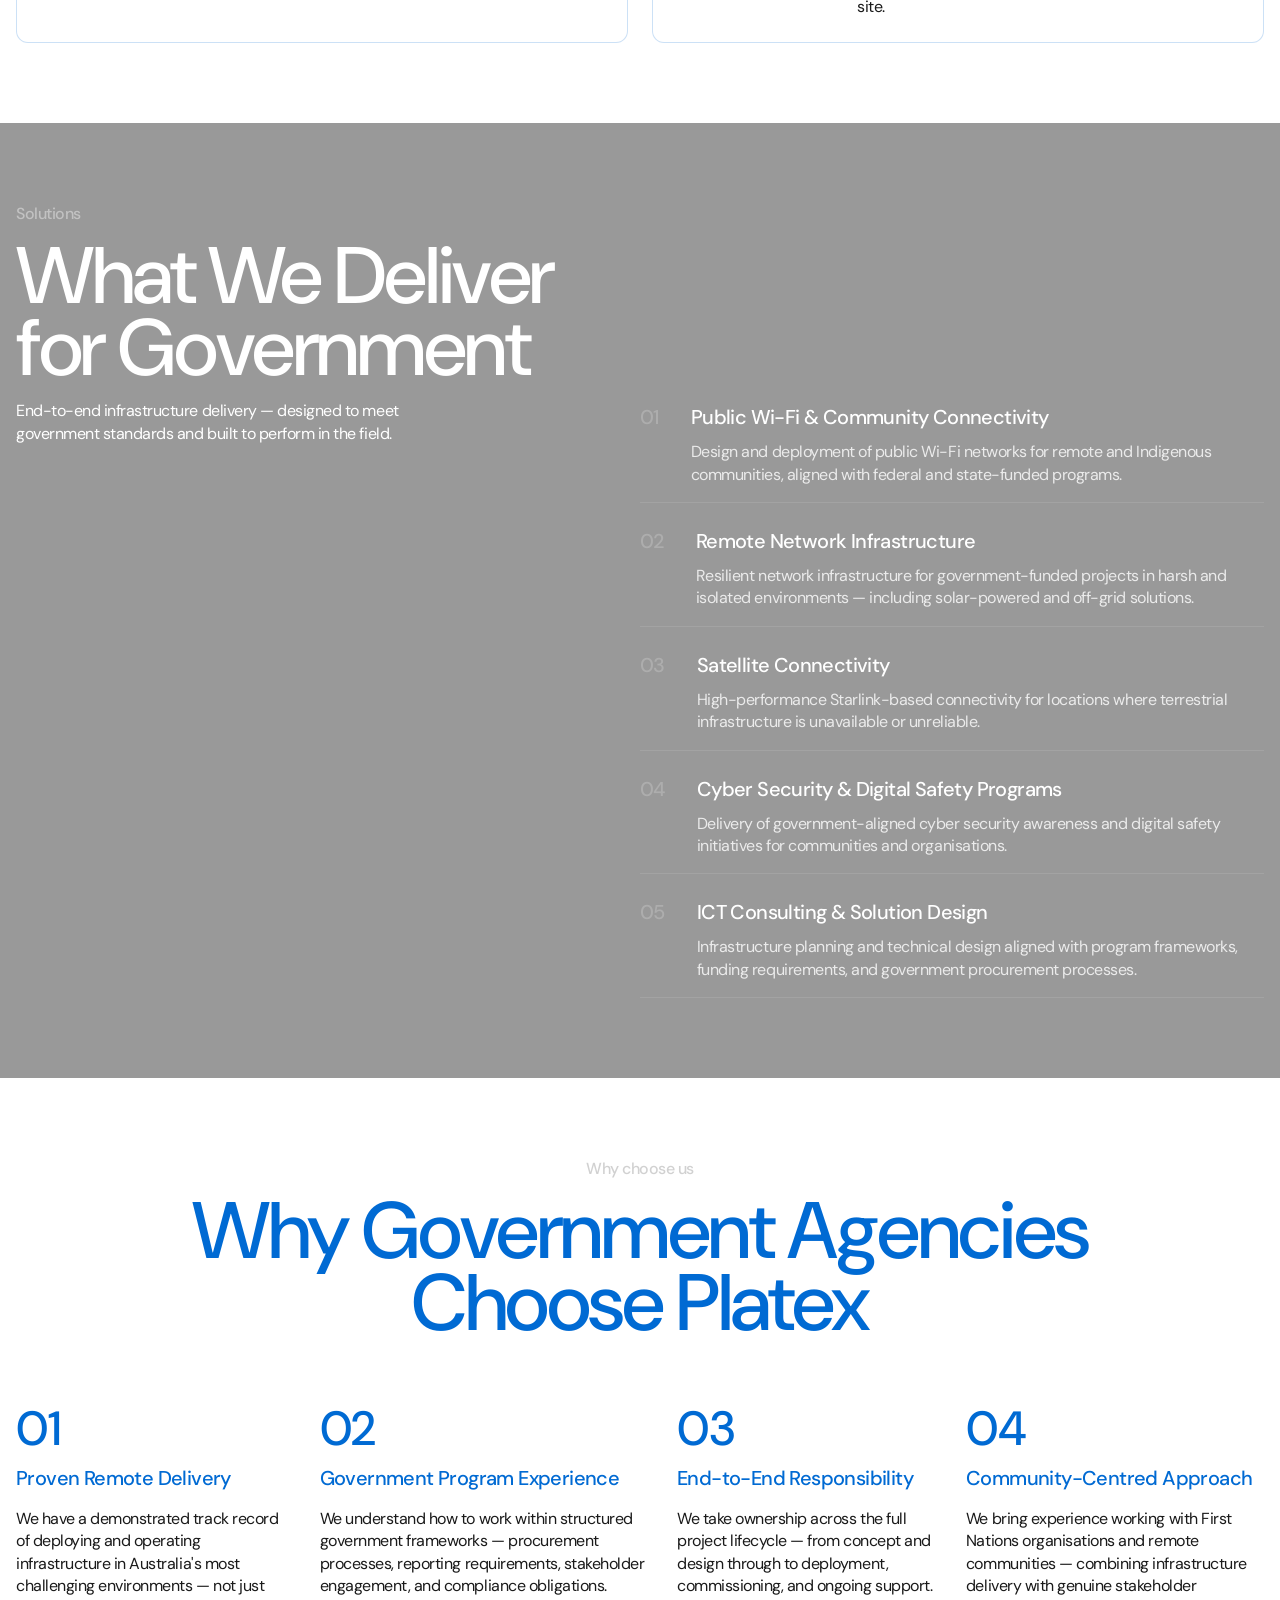
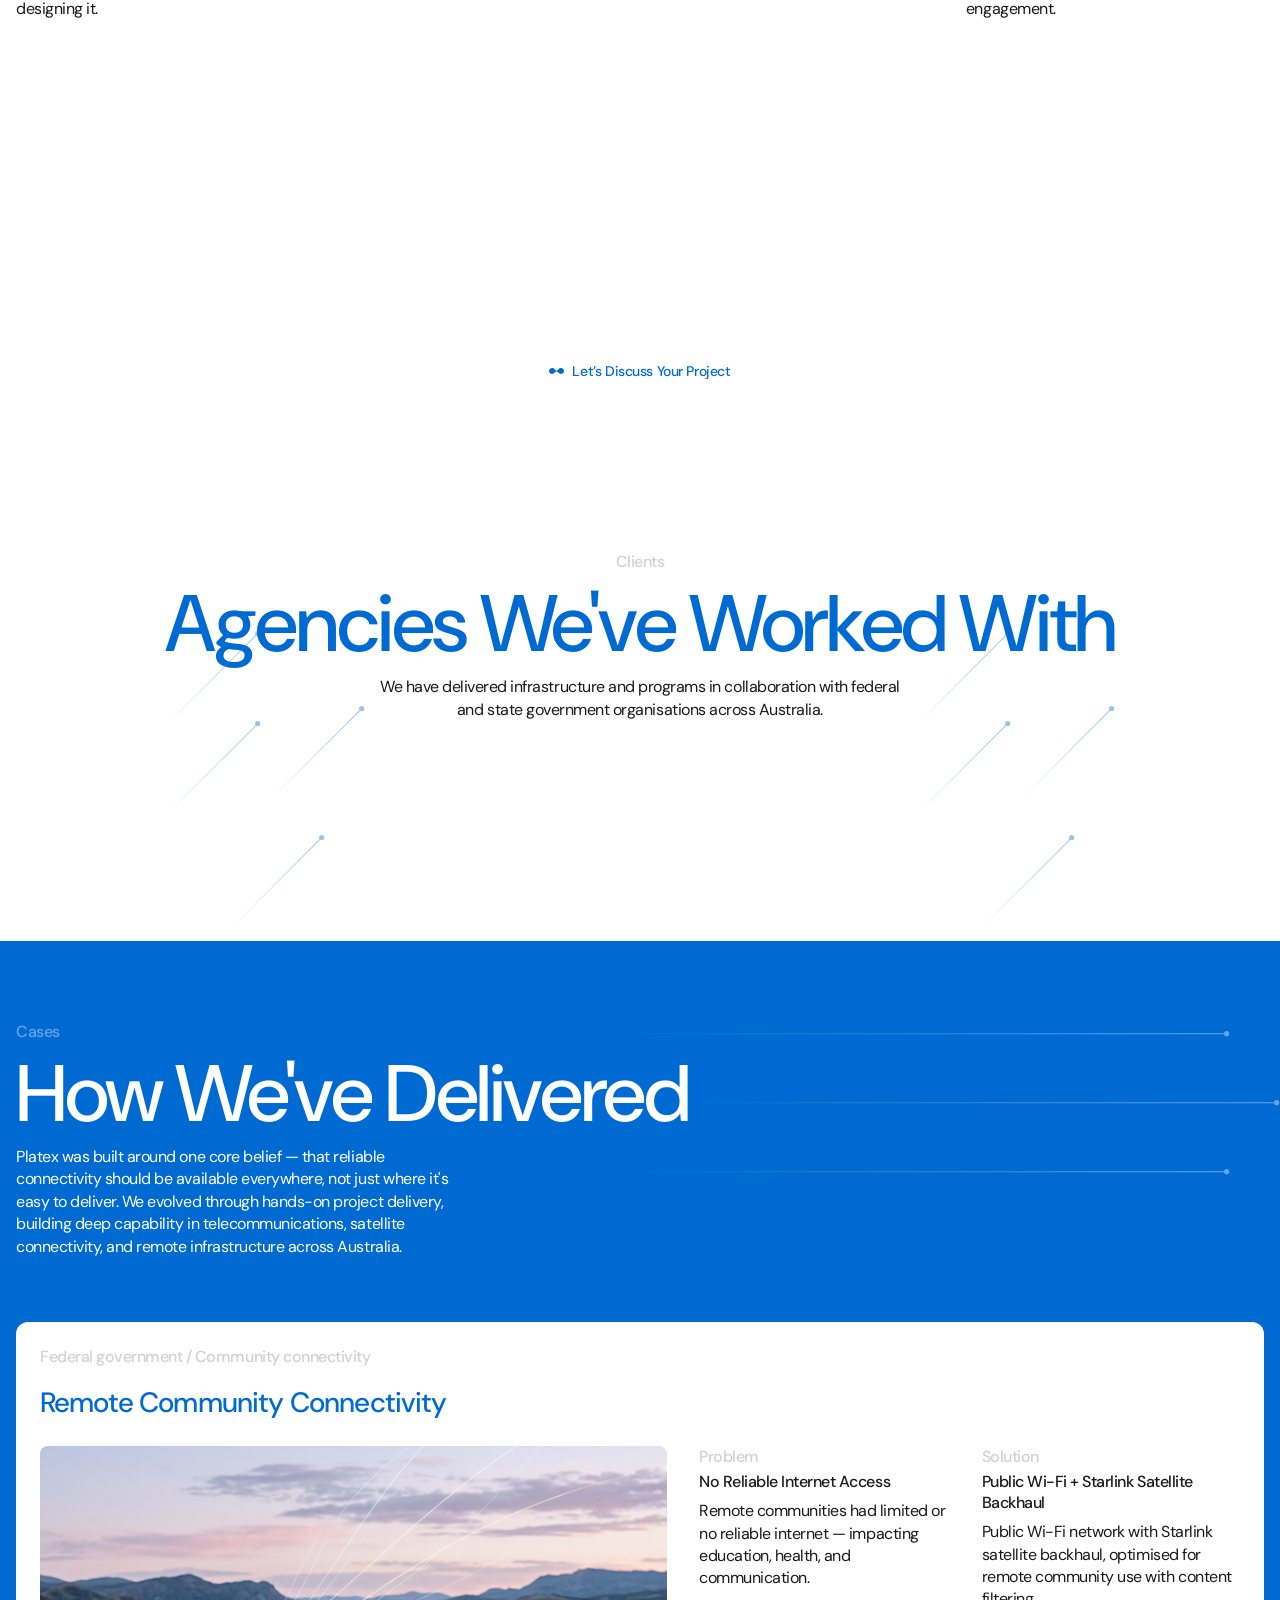
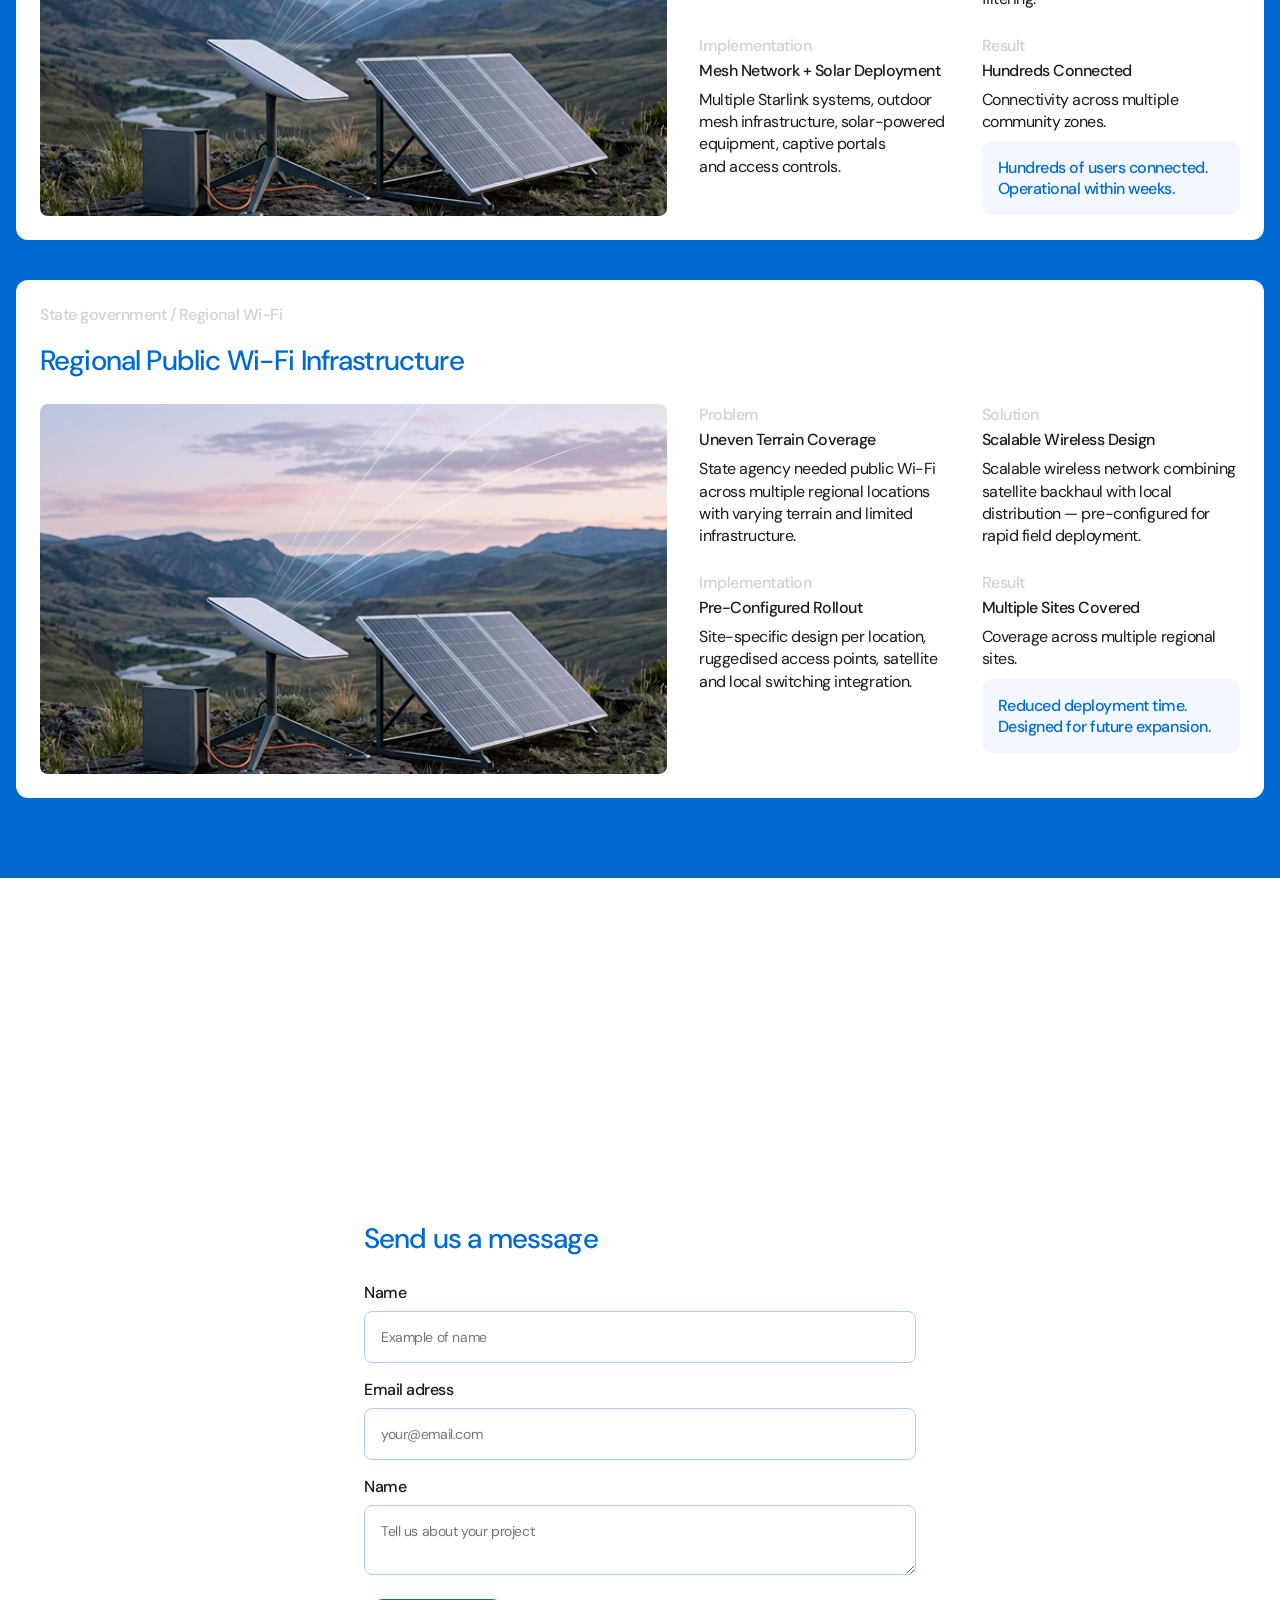
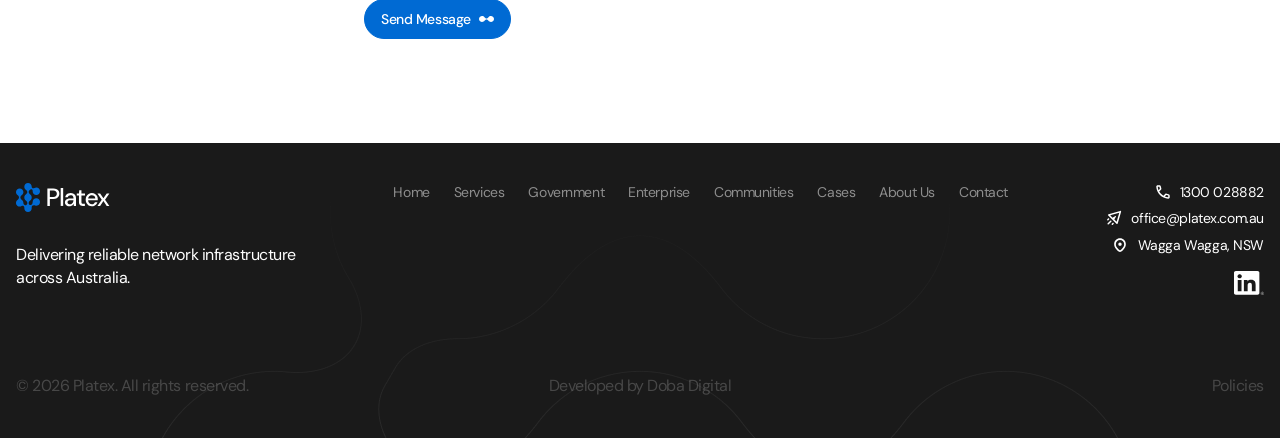
<file: goverment.html>
<!doctype html>
<html lang="en">

<head>
	<title>Home | Platex</title>
	<meta charset="UTF-8">
	<meta name="format-detection" content="telephone=no">
	<!-- <style>body{opacity: 0;}</style> -->
	<link rel="stylesheet" href="css/style.min.css?_v=20260622153735">
	<link rel="shortcut icon" href="favicon.ico">
	<!-- <meta name="robots" content="noindex, nofollow"> -->
	<meta name="viewport" content="width=device-width, initial-scale=1.0">
</head>

<body>
	<div class="wrapper">
		<header class="header">
			<div class="header__container">
				<a href="index.html" class="header__logo">
					<img src="img/logo.svg" alt="" class="header__img" />
					<img src="img/logo-white.svg" alt="" class="header__img-white" />
				</a>
				<div class="header__menu menu">
					<button type="button" class="menu__icon icon-menu"><span></span></button>
					<nav class="menu__body">
						<img src="img/header-decore.png" alt="" class="menu__decor" />
						<ul class="menu__list">
							<li class="menu__item">
								<a href="index.html" class="menu__link">Home</a>
							</li>
							<li class="menu__item">
								<a href="services.html" class="menu__link">Services</a>
							</li>
							<li class="menu__item">
								<a href="goverment.html" class="menu__link">Government</a>
							</li>
							<li class="menu__item">
								<a href="" class="menu__link">Enterprise</a>
							</li>
							<li class="menu__item">
								<a href="" class="menu__link">Communities</a>
							</li>
							<li class="menu__item">
								<a href="cases.html" class="menu__link">Cases</a>
							</li>
							<li class="menu__item">
								<a href="about.html" class="menu__link">About Us </a>
							</li>
							<li class="menu__item">
								<a href="contacts.html" class="menu__link">Contact</a>
							</li>
						</ul>
						<div class="menu__actions">
							<a href="" class="menu__actioncall">
								<img src="img/icon-phone.svg" alt="Image" />
							</a>
							<a href="" class="menu__actionlinkedin">
								<img src="img/icon-linkedin.svg" alt="Image" />
							</a>
						</div>
					</nav>
				</div>
				<a href="" data-popup="#popup" class="header__btn btn">
					<svg class="btn__svg" xmlns="http://www.w3.org/2000/svg" width="15" height="6" viewBox="0 0 15 6" fill="none">
						<path d="M2.62268e-07 3C1.1742e-07 4.65687 1.37756 6 3.07692 6C4.08319 5.99999 4.97648 5.52901 5.53777 4.80081C6.0259 4.16751 6.68749 3.56268 7.5 3.56268C8.31251 3.56268 8.9741 4.16751 9.46223 4.80081C10.0235 5.52901 10.9168 5.99999 11.9231 6C13.6224 6 15 4.65687 15 3C15 1.34313 13.6224 -5.97268e-07 11.9231 -7.4583e-07C10.9166 9.65659e-06 10.023 0.471244 9.46171 1.19976C8.9738 1.83303 8.31235 2.43777 7.5 2.43777C6.68765 2.43777 6.0262 1.83303 5.53829 1.19976C4.97698 0.471243 4.08344 9.05922e-06 3.07692 -1.51919e-06C1.37758 -1.66775e-06 2.52026e-05 1.34315 2.62268e-07 3Z" fill="" />
					</svg>
					<span class="btn__text">Let's discuss</span>
				</a>
			</div>
		</header>

		<main class="page">
			<section class="hero-single">
				<div class="hero-single__container">
					<img src="img/hero-bg.png" alt="" class="hero-single__bg" />
					<h1 class="hero-single__title white title-small">
						<span>Trusted Infrastructure Delivery</span>
						<span class="blue">for Australian Government</span>
					</h1>
					<p class="hero-single__descriptions white">
						<span>Platex partners with federal and state government
							agencies</span>
						<span>to design and deploy reliable, compliant network</span>
						<span>infrastructure — from structured program delivery</span>
						<span>to remote community connectivity.</span>
					</p>
					<a href="" data-popup="#popup" class="hero__btn btn">
						<svg class="btn__svg" xmlns="http://www.w3.org/2000/svg" width="15" height="6" viewBox="0 0 15 6" fill="none">
							<path d="M2.62268e-07 3C1.1742e-07 4.65687 1.37756 6 3.07692 6C4.08319 5.99999 4.97648 5.52901 5.53777 4.80081C6.0259 4.16751 6.68749 3.56268 7.5 3.56268C8.31251 3.56268 8.9741 4.16751 9.46223 4.80081C10.0235 5.52901 10.9168 5.99999 11.9231 6C13.6224 6 15 4.65687 15 3C15 1.34313 13.6224 -5.97268e-07 11.9231 -7.4583e-07C10.9166 9.65659e-06 10.023 0.471244 9.46171 1.19976C8.9738 1.83303 8.31235 2.43777 7.5 2.43777C6.68765 2.43777 6.0262 1.83303 5.53829 1.19976C4.97698 0.471243 4.08344 9.05922e-06 3.07692 -1.51919e-06C1.37758 -1.66775e-06 2.52026e-05 1.34315 2.62268e-07 3Z" fill="" />
						</svg>
						<span class="btn__text">Let's discuss</span>
					</a>
				</div>
			</section>
			<section data-watch data-watch-once data-watch-threshold="0.2" class="challenges">
				<div class="challenges__container">
					<div class="challenges__titles titles centered">
						<p class="challenges__subtitle subtitle">Challenges</p>
						<h2 class="challenges__title blue title2">
							Challenges We Understand
						</h2>
						<p class="challenges__descriptions descriptions">
							<span>Government infrastructure projects come with </span>
							<span>unique demands. We've worked inside them</span>
							<span> — and we know what it takes to deliver.</span>
						</p>
					</div>
					<div class="challenges__items">
						<div class="challenges__item item-challenges animation-fade-up">
							<img src="img/item-challenges-img1.svg" alt="image" class="item-challenges__icon" />
							<div class="item-challenges__text">
								<h3 class="item-challenges__title blue">
									Connectivity Gaps in Remote Areas
								</h3>
								<p class="item-challenges__descriptions descriptions">
									Reliable connectivity remains unavailable or inconsistent
									across remote and regional Australia — impacting
									communities, services, and government program outcomes.
								</p>
							</div>
						</div>
						<div class="challenges__item item-challenges animation-fade-up">
							<img src="img/item-challenges-img2.svg" alt="image" class="item-challenges__icon" />
							<div class="item-challenges__text">
								<h3 class="item-challenges__title blue">
									Complex Deployment Environments
								</h3>
								<p class="item-challenges__descriptions descriptions">
									Public Wi-Fi networks for remote and regional communities,
									including First Nations locations — with satellite backhaul
									and content filtering.
								</p>
							</div>
						</div>
						<div class="challenges__item item-challenges animation-fade-up">
							<img src="img/item-challenges-img3.svg" alt="image" class="item-challenges__icon" />
							<div class="item-challenges__text">
								<h3 class="item-challenges__title blue">
									Compliance & Security Requirements
								</h3>
								<p class="item-challenges__descriptions descriptions">
									Government projects demand strict alignment with Australian
									cyber security frameworks, program guidelines, and
									audit-ready documentation.
								</p>
							</div>
						</div>
						<div class="challenges__item item-challenges animation-fade-up">
							<img src="img/item-challenges-img4.svg" alt="image" class="item-challenges__icon" />
							<div class="item-challenges__text">
								<h3 class="item-challenges__title blue">
									Limited Local Technical Capability
								</h3>
								<p class="item-challenges__descriptions descriptions">
									Remote locations often lack the technical resources needed
									for deployment and ongoing support — requiring a partner who
									can operate independently on-site.
								</p>
							</div>
						</div>
					</div>
				</div>
			</section>
			<section class="solutions">
				<div class="solutions__container">
					<div class="solutions__left">
						<div class="solutions__titles titles">
							<p class="solutions__subtitle subtitle">Solutions</p>
							<h2 class="solutions__title title2">
								<span>What We Deliver</span> <span>for Government</span>
							</h2>
							<p class="solutions__descriptions descriptions">
								<span>End-to-end infrastructure delivery — designed to meet</span><span>
									government standards and built to perform in the
									field.</span>
							</p>
						</div>
					</div>
					<div data-watch data-watch-once class="solutions__right">
						<div class="solutions__item item-solutions">
							<div class="item-solutions__number">01</div>
							<div class="item-solutions__text">
								<h3 class="item-solutions__title">
									Public Wi-Fi & Community Connectivity
								</h3>
								<p class="item-solutions__descriptions descriptions">
									Design and deployment of public Wi-Fi networks for remote
									and Indigenous communities, aligned with federal and
									state-funded programs.
								</p>
							</div>
						</div>
						<div class="solutions__item item-solutions">
							<div class="item-solutions__number">02</div>
							<div class="item-solutions__text">
								<h3 class="item-solutions__title">
									Remote Network Infrastructure
								</h3>
								<p class="item-solutions__descriptions descriptions">
									Resilient network infrastructure for government-funded
									projects in harsh and isolated environments — including
									solar-powered and off-grid solutions.
								</p>
							</div>
						</div>
						<div class="solutions__item item-solutions">
							<div class="item-solutions__number">03</div>
							<div class="item-solutions__text">
								<h3 class="item-solutions__title">Satellite Connectivity</h3>
								<p class="item-solutions__descriptions descriptions">
									High-performance Starlink-based connectivity for locations
									where terrestrial infrastructure is unavailable or
									unreliable.
								</p>
							</div>
						</div>
						<div class="solutions__item item-solutions">
							<div class="item-solutions__number">04</div>
							<div class="item-solutions__text">
								<h3 class="item-solutions__title">
									Cyber Security & Digital Safety Programs
								</h3>
								<p class="item-solutions__descriptions descriptions">
									Delivery of government-aligned cyber security awareness and
									digital safety initiatives for communities and
									organisations.
								</p>
							</div>
						</div>
						<div class="solutions__item item-solutions">
							<div class="item-solutions__number">05</div>
							<div class="item-solutions__text">
								<h3 class="item-solutions__title">
									ICT Consulting & Solution Design
								</h3>
								<p class="item-solutions__descriptions descriptions">
									Infrastructure planning and technical design aligned with
									program frameworks, funding requirements, and government
									procurement processes.
								</p>
							</div>
						</div>
					</div>
				</div>
			</section>
			<section class="whychooseus">
				<div class="whychooseus__container">
					<div class="whychooseus__titles titles">
						<p class="whychooseus__subtitle subtitle">Why choose us</p>
						<h2 class="whychooseus__title title2 blue">
							<span>Why Government Agencies</span> <span>Choose Platex</span>
						</h2>
					</div>
					<div data-watch data-watch-once class="whychooseus__items">
						<div class="whychooseus__item item-whychooseus">
							<div class="item-whychooseus__number blue">01</div>
							<div class="item-whychooseus__text">
								<h3 class="item-whychooseus__title blue">
									Proven Remote Delivery
								</h3>
								<p class="item-whychooseus__descriptions descriptions">
									We have a demonstrated track record of deploying and
									operating infrastructure in Australia's most challenging
									environments — not just designing it.
								</p>
							</div>
						</div>
						<div class="whychooseus__item item-whychooseus">
							<div class="item-whychooseus__number blue">02</div>
							<div class="item-whychooseus__text">
								<h3 class="item-whychooseus__title blue">
									Government Program Experience
								</h3>
								<p class="item-whychooseus__descriptions descriptions">
									We understand how to work within structured government
									frameworks — procurement processes, reporting requirements,
									stakeholder engagement, and compliance obligations.
								</p>
							</div>
						</div>
						<div class="whychooseus__item item-whychooseus">
							<div class="item-whychooseus__number blue">03</div>
							<div class="item-whychooseus__text">
								<h3 class="item-whychooseus__title blue">
									End-to-End Responsibility
								</h3>
								<p class="item-whychooseus__descriptions descriptions">
									We take ownership across the full project lifecycle — from
									concept and design through to deployment, commissioning, and
									ongoing support.
								</p>
							</div>
						</div>
						<div class="whychooseus__item item-whychooseus">
							<div class="item-whychooseus__number blue">04</div>
							<div class="item-whychooseus__text">
								<h3 class="item-whychooseus__title blue">
									Community-Centred Approach
								</h3>
								<p class="item-whychooseus__descriptions descriptions">
									We bring experience working with First Nations organisations
									and remote communities — combining infrastructure delivery
									with genuine stakeholder engagement.
								</p>
							</div>
						</div>
					</div>
				</div>
			</section>
			<section data-watch data-watch-once data-watch-threshold="0.2" class="cta">
				<div class="cta__container animation-fade-up">
					<h2 class="cta__title title">
						Already know what you need? Let's talk
					</h2>
					<a href="" data-popup="#popup" class="cta__btn btn white-btn">
						<svg class="btn__svg" xmlns="http://www.w3.org/2000/svg" width="15" height="6" viewBox="0 0 15 6" fill="none">
							<path d="M2.62268e-07 3C1.1742e-07 4.65687 1.37756 6 3.07692 6C4.08319 5.99999 4.97648 5.52901 5.53777 4.80081C6.0259 4.16751 6.68749 3.56268 7.5 3.56268C8.31251 3.56268 8.9741 4.16751 9.46223 4.80081C10.0235 5.52901 10.9168 5.99999 11.9231 6C13.6224 6 15 4.65687 15 3C15 1.34313 13.6224 -5.97268e-07 11.9231 -7.4583e-07C10.9166 9.65659e-06 10.023 0.471244 9.46171 1.19976C8.9738 1.83303 8.31235 2.43777 7.5 2.43777C6.68765 2.43777 6.0262 1.83303 5.53829 1.19976C4.97698 0.471243 4.08344 9.05922e-06 3.07692 -1.51919e-06C1.37758 -1.66775e-06 2.52026e-05 1.34315 2.62268e-07 3Z" fill="" />
						</svg>
						<span class="btn__text">Let’s discuss your project</span>
					</a>
				</div>
			</section>
			<section data-watch data-watch-once data-watch-threshold="0.2" class="partners">
				<div class="partners__container animation-fade-up">
					<div class="partners__bot bot-partners no-padding">
						<div class="partners__decors">
							<svg class="partners__decore1" xmlns="http://www.w3.org/2000/svg" width="96" height="96" viewBox="0 0 96 96" fill="none">
								<path d="M90.7814 0.781374C89.74 1.82277 89.74 3.51121 90.7814 4.55261C91.8228 5.59401 93.5112 5.59401 94.5526 4.55261C95.594 3.51121 95.594 1.82277 94.5526 0.781374C93.5112 -0.260024 91.8228 -0.260024 90.7814 0.781374ZM0.781376 90.7814C-0.260025 91.8228 -0.260026 93.5112 0.781372 94.5526C1.82277 95.594 3.51121 95.594 4.55261 94.5526C5.59401 93.5112 5.59401 91.8228 4.55261 90.7814C3.51121 89.74 1.82277 89.74 0.781376 90.7814ZM92.667 2.66699L92.3134 2.31344L2.31344 92.3134L2.66699 92.667L3.02055 93.0205L93.0205 3.02055L92.667 2.66699Z" fill="url(#paint0_linear_4364_364)" fill-opacity="0.4" />
								<defs>
									<linearGradient id="paint0_linear_4364_364" x1="93.0205" y1="3.02055" x2="3.02055" y2="93.0205" gradientUnits="userSpaceOnUse">
										<stop stop-color="#006AD3" />
										<stop offset="1" stop-color="white" />
									</linearGradient>
								</defs>
							</svg>
							<svg class="partners__decore2" xmlns="http://www.w3.org/2000/svg" width="96" height="96" viewBox="0 0 96 96" fill="none">
								<path d="M90.7814 0.781374C89.74 1.82277 89.74 3.51121 90.7814 4.55261C91.8228 5.59401 93.5112 5.59401 94.5526 4.55261C95.594 3.51121 95.594 1.82277 94.5526 0.781374C93.5112 -0.260024 91.8228 -0.260024 90.7814 0.781374ZM0.781376 90.7814C-0.260025 91.8228 -0.260026 93.5112 0.781372 94.5526C1.82277 95.594 3.51121 95.594 4.55261 94.5526C5.59401 93.5112 5.59401 91.8228 4.55261 90.7814C3.51121 89.74 1.82277 89.74 0.781376 90.7814ZM92.667 2.66699L92.3134 2.31344L2.31344 92.3134L2.66699 92.667L3.02055 93.0205L93.0205 3.02055L92.667 2.66699Z" fill="url(#paint0_linear_4364_364)" fill-opacity="0.4" />
								<defs>
									<linearGradient id="paint0_linear_4364_364" x1="93.0205" y1="3.02055" x2="3.02055" y2="93.0205" gradientUnits="userSpaceOnUse">
										<stop stop-color="#006AD3" />
										<stop offset="1" stop-color="white" />
									</linearGradient>
								</defs>
							</svg>
							<svg class="partners__decore3" xmlns="http://www.w3.org/2000/svg" width="96" height="96" viewBox="0 0 96 96" fill="none">
								<path d="M90.7814 0.781374C89.74 1.82277 89.74 3.51121 90.7814 4.55261C91.8228 5.59401 93.5112 5.59401 94.5526 4.55261C95.594 3.51121 95.594 1.82277 94.5526 0.781374C93.5112 -0.260024 91.8228 -0.260024 90.7814 0.781374ZM0.781376 90.7814C-0.260025 91.8228 -0.260026 93.5112 0.781372 94.5526C1.82277 95.594 3.51121 95.594 4.55261 94.5526C5.59401 93.5112 5.59401 91.8228 4.55261 90.7814C3.51121 89.74 1.82277 89.74 0.781376 90.7814ZM92.667 2.66699L92.3134 2.31344L2.31344 92.3134L2.66699 92.667L3.02055 93.0205L93.0205 3.02055L92.667 2.66699Z" fill="url(#paint0_linear_4364_364)" fill-opacity="0.4" />
								<defs>
									<linearGradient id="paint0_linear_4364_364" x1="93.0205" y1="3.02055" x2="3.02055" y2="93.0205" gradientUnits="userSpaceOnUse">
										<stop stop-color="#006AD3" />
										<stop offset="1" stop-color="white" />
									</linearGradient>
								</defs>
							</svg>
							<svg class="partners__decore4" xmlns="http://www.w3.org/2000/svg" width="96" height="96" viewBox="0 0 96 96" fill="none">
								<path d="M90.7814 0.781374C89.74 1.82277 89.74 3.51121 90.7814 4.55261C91.8228 5.59401 93.5112 5.59401 94.5526 4.55261C95.594 3.51121 95.594 1.82277 94.5526 0.781374C93.5112 -0.260024 91.8228 -0.260024 90.7814 0.781374ZM0.781376 90.7814C-0.260025 91.8228 -0.260026 93.5112 0.781372 94.5526C1.82277 95.594 3.51121 95.594 4.55261 94.5526C5.59401 93.5112 5.59401 91.8228 4.55261 90.7814C3.51121 89.74 1.82277 89.74 0.781376 90.7814ZM92.667 2.66699L92.3134 2.31344L2.31344 92.3134L2.66699 92.667L3.02055 93.0205L93.0205 3.02055L92.667 2.66699Z" fill="url(#paint0_linear_4364_364)" fill-opacity="0.4" />
								<defs>
									<linearGradient id="paint0_linear_4364_364" x1="93.0205" y1="3.02055" x2="3.02055" y2="93.0205" gradientUnits="userSpaceOnUse">
										<stop stop-color="#006AD3" />
										<stop offset="1" stop-color="white" />
									</linearGradient>
								</defs>
							</svg>
						</div>
						<div class="partners__decors2">
							<svg class="partners__decore5" xmlns="http://www.w3.org/2000/svg" width="96" height="96" viewBox="0 0 96 96" fill="none">
								<path d="M90.7814 0.781374C89.74 1.82277 89.74 3.51121 90.7814 4.55261C91.8228 5.59401 93.5112 5.59401 94.5526 4.55261C95.594 3.51121 95.594 1.82277 94.5526 0.781374C93.5112 -0.260024 91.8228 -0.260024 90.7814 0.781374ZM0.781376 90.7814C-0.260025 91.8228 -0.260026 93.5112 0.781372 94.5526C1.82277 95.594 3.51121 95.594 4.55261 94.5526C5.59401 93.5112 5.59401 91.8228 4.55261 90.7814C3.51121 89.74 1.82277 89.74 0.781376 90.7814ZM92.667 2.66699L92.3134 2.31344L2.31344 92.3134L2.66699 92.667L3.02055 93.0205L93.0205 3.02055L92.667 2.66699Z" fill="url(#paint0_linear_4364_364)" fill-opacity="0.4" />
								<defs>
									<linearGradient id="paint0_linear_4364_364" x1="93.0205" y1="3.02055" x2="3.02055" y2="93.0205" gradientUnits="userSpaceOnUse">
										<stop stop-color="#006AD3" />
										<stop offset="1" stop-color="white" />
									</linearGradient>
								</defs>
							</svg>
							<svg class="partners__decore6" xmlns="http://www.w3.org/2000/svg" width="96" height="96" viewBox="0 0 96 96" fill="none">
								<path d="M90.7814 0.781374C89.74 1.82277 89.74 3.51121 90.7814 4.55261C91.8228 5.59401 93.5112 5.59401 94.5526 4.55261C95.594 3.51121 95.594 1.82277 94.5526 0.781374C93.5112 -0.260024 91.8228 -0.260024 90.7814 0.781374ZM0.781376 90.7814C-0.260025 91.8228 -0.260026 93.5112 0.781372 94.5526C1.82277 95.594 3.51121 95.594 4.55261 94.5526C5.59401 93.5112 5.59401 91.8228 4.55261 90.7814C3.51121 89.74 1.82277 89.74 0.781376 90.7814ZM92.667 2.66699L92.3134 2.31344L2.31344 92.3134L2.66699 92.667L3.02055 93.0205L93.0205 3.02055L92.667 2.66699Z" fill="url(#paint0_linear_4364_364)" fill-opacity="0.4" />
								<defs>
									<linearGradient id="paint0_linear_4364_364" x1="93.0205" y1="3.02055" x2="3.02055" y2="93.0205" gradientUnits="userSpaceOnUse">
										<stop stop-color="#006AD3" />
										<stop offset="1" stop-color="white" />
									</linearGradient>
								</defs>
							</svg>
							<svg class="partners__decore7" xmlns="http://www.w3.org/2000/svg" width="96" height="96" viewBox="0 0 96 96" fill="none">
								<path d="M90.7814 0.781374C89.74 1.82277 89.74 3.51121 90.7814 4.55261C91.8228 5.59401 93.5112 5.59401 94.5526 4.55261C95.594 3.51121 95.594 1.82277 94.5526 0.781374C93.5112 -0.260024 91.8228 -0.260024 90.7814 0.781374ZM0.781376 90.7814C-0.260025 91.8228 -0.260026 93.5112 0.781372 94.5526C1.82277 95.594 3.51121 95.594 4.55261 94.5526C5.59401 93.5112 5.59401 91.8228 4.55261 90.7814C3.51121 89.74 1.82277 89.74 0.781376 90.7814ZM92.667 2.66699L92.3134 2.31344L2.31344 92.3134L2.66699 92.667L3.02055 93.0205L93.0205 3.02055L92.667 2.66699Z" fill="url(#paint0_linear_4364_364)" fill-opacity="0.4" />
								<defs>
									<linearGradient id="paint0_linear_4364_364" x1="93.0205" y1="3.02055" x2="3.02055" y2="93.0205" gradientUnits="userSpaceOnUse">
										<stop stop-color="#006AD3" />
										<stop offset="1" stop-color="white" />
									</linearGradient>
								</defs>
							</svg>
							<svg class="partners__decore8" xmlns="http://www.w3.org/2000/svg" width="96" height="96" viewBox="0 0 96 96" fill="none">
								<path d="M90.7814 0.781374C89.74 1.82277 89.74 3.51121 90.7814 4.55261C91.8228 5.59401 93.5112 5.59401 94.5526 4.55261C95.594 3.51121 95.594 1.82277 94.5526 0.781374C93.5112 -0.260024 91.8228 -0.260024 90.7814 0.781374ZM0.781376 90.7814C-0.260025 91.8228 -0.260026 93.5112 0.781372 94.5526C1.82277 95.594 3.51121 95.594 4.55261 94.5526C5.59401 93.5112 5.59401 91.8228 4.55261 90.7814C3.51121 89.74 1.82277 89.74 0.781376 90.7814ZM92.667 2.66699L92.3134 2.31344L2.31344 92.3134L2.66699 92.667L3.02055 93.0205L93.0205 3.02055L92.667 2.66699Z" fill="url(#paint0_linear_4364_364)" fill-opacity="0.4" />
								<defs>
									<linearGradient id="paint0_linear_4364_364" x1="93.0205" y1="3.02055" x2="3.02055" y2="93.0205" gradientUnits="userSpaceOnUse">
										<stop stop-color="#006AD3" />
										<stop offset="1" stop-color="white" />
									</linearGradient>
								</defs>
							</svg>
						</div>
						<div class="bot-partners__titles titles">
							<p class="bot-partners__subtitle subtitle">Clients</p>
							<h2 class="bot-partners__title title2 blue">
								Agencies We've Worked With
							</h2>
							<p class="bot-partners__descriptions descriptions">
								<span>We have delivered infrastructure and programs in
									collaboration with federal</span>
								<span>and state government organisations across Australia.</span>
							</p>
						</div>
						<div class="partners__block">
							<div data-direction="left" data-speed="70" class="partners__track-wrap">
								<div class="partners__track partners__track--right">
									<div class="partners__list">
										<div class="partners__item">
											<img src="img/partners8.png" alt="image" />
										</div>
										<div class="partners__item">
											<img src="img/partners9.png" alt="image" />
										</div>
										<div class="partners__item">
											<img src="img/partners10.png" alt="image" />
										</div>
										<div class="partners__item">
											<img src="img/partners4.png" alt="image" />
										</div>
										<div class="partners__item">
											<img src="img/partners5.png" alt="image" />
										</div>
										<div class="partners__item">
											<img src="img/partners6.png" alt="image" />
										</div>
										<div class="partners__item">
											<img src="img/partners7.png" alt="image" />
										</div>
									</div>
								</div>
							</div>
						</div>
					</div>
				</div>
			</section>
			<section data-watch data-watch-once data-watch-threshold="0.2" class="procees">
				<div class="procees__container">
					<div class="procees__decors animation-fade-up">
						<svg class="procees__decore1" xmlns="http://www.w3.org/2000/svg" width="605" height="6" viewBox="0 0 605 6" fill="none">
							<path d="M2.66699 5.33317C4.13975 5.33317 5.33366 4.13926 5.33366 2.6665C5.33366 1.19374 4.13975 -0.000162711 2.66699 -0.00016284C1.19423 -0.000162969 0.00032557 1.19374 0.000325441 2.6665C0.000325313 4.13926 1.19423 5.33317 2.66699 5.33317ZM601.667 5.33322C603.14 5.33322 604.334 4.13932 604.334 2.66656C604.334 1.1938 603.14 -0.000110345 601.667 -0.000110474C600.194 -0.000110602 599 1.1938 599 2.66656C599 4.13932 600.194 5.33322 601.667 5.33322ZM2.66699 2.6665L2.66699 3.1665L601.667 3.16656L601.667 2.66656L601.667 2.16656L2.66699 2.1665L2.66699 2.6665Z" fill="url(#paint0_linear_4362_26)" fill-opacity="0.4" />
							<defs>
								<linearGradient id="paint0_linear_4362_26" x1="2.66699" y1="2.1665" x2="601.667" y2="2.16656" gradientUnits="userSpaceOnUse">
									<stop stop-color="#006AD3" />
									<stop offset="1" stop-color="white" />
								</linearGradient>
							</defs>
						</svg>
						<svg class="procees__decore2" xmlns="http://www.w3.org/2000/svg" width="605" height="6" viewBox="0 0 605 6" fill="none">
							<path d="M2.66699 5.33317C4.13975 5.33317 5.33366 4.13926 5.33366 2.6665C5.33366 1.19374 4.13975 -0.000162711 2.66699 -0.00016284C1.19423 -0.000162969 0.00032557 1.19374 0.000325441 2.6665C0.000325313 4.13926 1.19423 5.33317 2.66699 5.33317ZM601.667 5.33322C603.14 5.33322 604.334 4.13932 604.334 2.66656C604.334 1.1938 603.14 -0.000110345 601.667 -0.000110474C600.194 -0.000110602 599 1.1938 599 2.66656C599 4.13932 600.194 5.33322 601.667 5.33322ZM2.66699 2.6665L2.66699 3.1665L601.667 3.16656L601.667 2.66656L601.667 2.16656L2.66699 2.1665L2.66699 2.6665Z" fill="url(#paint0_linear_4362_26)" fill-opacity="0.4" />
							<defs>
								<linearGradient id="paint0_linear_4362_26" x1="2.66699" y1="2.1665" x2="601.667" y2="2.16656" gradientUnits="userSpaceOnUse">
									<stop stop-color="#006AD3" />
									<stop offset="1" stop-color="white" />
								</linearGradient>
							</defs>
						</svg>
						<svg class="procees__decore3" xmlns="http://www.w3.org/2000/svg" width="605" height="6" viewBox="0 0 605 6" fill="none">
							<path d="M2.66699 5.33317C4.13975 5.33317 5.33366 4.13926 5.33366 2.6665C5.33366 1.19374 4.13975 -0.000162711 2.66699 -0.00016284C1.19423 -0.000162969 0.00032557 1.19374 0.000325441 2.6665C0.000325313 4.13926 1.19423 5.33317 2.66699 5.33317ZM601.667 5.33322C603.14 5.33322 604.334 4.13932 604.334 2.66656C604.334 1.1938 603.14 -0.000110345 601.667 -0.000110474C600.194 -0.000110602 599 1.1938 599 2.66656C599 4.13932 600.194 5.33322 601.667 5.33322ZM2.66699 2.6665L2.66699 3.1665L601.667 3.16656L601.667 2.66656L601.667 2.16656L2.66699 2.1665L2.66699 2.6665Z" fill="url(#paint0_linear_4362_26)" fill-opacity="0.4" />
							<defs>
								<linearGradient id="paint0_linear_4362_26" x1="2.66699" y1="2.1665" x2="601.667" y2="2.16656" gradientUnits="userSpaceOnUse">
									<stop stop-color="#006AD3" />
									<stop offset="1" stop-color="white" />
								</linearGradient>
							</defs>
						</svg>
					</div>
					<div class="procees__titles titles animation-fade-up">
						<p class="procees__subtitle subtitle">Cases</p>
						<h2 class="procees__title title2 white">How We've Delivered</h2>
						<p class="procees__descriptions descriptions white">
							<span>Platex was built around one core belief — that reliable</span>
							<span>connectivity should be available everywhere, not just where
								it's</span>
							<span>easy to deliver. We evolved through hands-on project
								delivery,</span>
							<span>building deep capability in telecommunications,
								satellite</span>
							<span>connectivity, and remote infrastructure across
								Australia.</span>
						</p>
					</div>
					<div class="procees__items animation-fade-up">
						<div class="procees__item item-procees">
							<div class="item-procees__titles titles">
								<p class="item-procees__subtitle subtitle">
									Federal government / Community connectivity
								</p>
								<h2 class="item-procees__title blue">
									Remote Community Connectivity
								</h2>
							</div>
							<div class="item-procees__content">
								<img src="img/procees-banner.png" alt="image" class="item-procees__img" />
								<div class="item-procees__text text-procees">
									<div class="text-procees__item">
										<p class="text-procees__subtitle subtitle">Problem</p>
										<h3 class="text-procees__title">
											No Reliable Internet Access
										</h3>
										<p class="text-procees__descriptions descriptions">
											Remote communities had limited or no reliable internet —
											impacting education, health, and communication.
										</p>
									</div>
									<div class="text-procees__item">
										<p class="text-procees__subtitle subtitle">Solution</p>
										<h3 class="text-procees__title">
											Public Wi-Fi + Starlink Satellite Backhaul
										</h3>
										<p class="text-procees__descriptions descriptions">
											Public Wi-Fi network with Starlink satellite backhaul,
											optimised for remote community use with content
											filtering.
										</p>
									</div>
									<div class="text-procees__item">
										<p class="text-procees__subtitle subtitle">
											Implementation
										</p>
										<h3 class="text-procees__title">
											Mesh Network + Solar Deployment
										</h3>
										<p class="text-procees__descriptions descriptions">
											Multiple Starlink systems, outdoor mesh infrastructure,
											solar-powered equipment, captive portals and access
											controls.
										</p>
									</div>
									<div class="text-procees__item">
										<p class="text-procees__subtitle subtitle">Result</p>
										<h3 class="text-procees__title">Hundreds Connected</h3>
										<p class="text-procees__descriptions descriptions">
											Connectivity across multiple community zones.
										</p>
										<p class="text-procees__notofications notifications blue">
											<span>Hundreds of users connected.</span>
											<span>Operational within weeks.</span>
										</p>
									</div>
								</div>
							</div>
						</div>
						<div class="procees__item item-procees">
							<div class="item-procees__titles titles">
								<p class="item-procees__subtitle subtitle">
									State government / Regional Wi-Fi
								</p>
								<h2 class="item-procees__title blue">
									Regional Public Wi-Fi Infrastructure
								</h2>
							</div>
							<div class="item-procees__content">
								<img src="img/procees-banner.png" alt="image" class="item-procees__img" />
								<div class="item-procees__text text-procees">
									<div class="text-procees__item">
										<p class="text-procees__subtitle subtitle">Problem</p>
										<h3 class="text-procees__title">
											Uneven Terrain Coverage
										</h3>
										<p class="text-procees__descriptions descriptions">
											State agency needed public Wi-Fi across multiple
											regional locations with varying terrain and limited
											infrastructure.
										</p>
									</div>
									<div class="text-procees__item">
										<p class="text-procees__subtitle subtitle">Solution</p>
										<h3 class="text-procees__title">
											Scalable Wireless Design
										</h3>
										<p class="text-procees__descriptions descriptions">
											Scalable wireless network combining satellite backhaul
											with local distribution — pre-configured for rapid field
											deployment.
										</p>
									</div>
									<div class="text-procees__item">
										<p class="text-procees__subtitle subtitle">
											Implementation
										</p>
										<h3 class="text-procees__title">
											Pre-Configured Rollout
										</h3>
										<p class="text-procees__descriptions descriptions">
											Site-specific design per location, ruggedised access
											points, satellite and local switching integration.
										</p>
									</div>
									<div class="text-procees__item">
										<p class="text-procees__subtitle subtitle">Result</p>
										<h3 class="text-procees__title">
											Multiple Sites Covered
										</h3>
										<p class="text-procees__descriptions descriptions">
											Coverage across multiple regional sites.
										</p>
										<p class="text-procees__notofications notifications blue">
											<span>Reduced deployment time.</span>
											<span>Designed for future expansion.</span>
										</p>
									</div>
								</div>
							</div>
						</div>
					</div>
				</div>
			</section>
			<section data-watch data-watch-once data-watch-threshold="0.2" class="contactform">
				<div class="contactform__container animation-fade-up">
					<div class="contactform__titles titles">
						<h2 class="contactform__title white">
							Have a project in mind? Let's build it.
						</h2>
						<p class="contactform__descriptions descriptions white">
							Whether it's a government program, an enterprise deployment, or
							a remote community — we're ready to deliver.
						</p>
					</div>
					<div class="contactform__form">
						<form action="" class="contactform__main-form main-form">
							<div class="main-form__title">Send us a message</div>
							<div class="main-form__inputs">
								<div class="main-form__item">
									<div class="main-form__label">Name</div>
									<input type="text" class="main-form__input" placeholder="Example of name" />
								</div>
								<div class="main-form__item">
									<div class="main-form__label">Email adress</div>
									<input type="text" class="main-form__input" placeholder="your@email.com" />
								</div>
								<div class="main-form__item">
									<div class="main-form__label">Name</div>
									<textarea name="" class="main-form__area" id="" placeholder="Tell us about your project"></textarea>
								</div>
							</div>
							<button class="main-form__btn btn">
								<span class="btn__text">Send message</span>
								<svg class="btn__svg" xmlns="http://www.w3.org/2000/svg" width="15" height="6" viewBox="0 0 15 6" fill="none">
									<path d="M2.62268e-07 3C1.1742e-07 4.65687 1.37756 6 3.07692 6C4.08319 5.99999 4.97648 5.52901 5.53777 4.80081C6.0259 4.16751 6.68749 3.56268 7.5 3.56268C8.31251 3.56268 8.9741 4.16751 9.46223 4.80081C10.0235 5.52901 10.9168 5.99999 11.9231 6C13.6224 6 15 4.65687 15 3C15 1.34313 13.6224 -5.97268e-07 11.9231 -7.4583e-07C10.9166 9.65659e-06 10.023 0.471244 9.46171 1.19976C8.9738 1.83303 8.31235 2.43777 7.5 2.43777C6.68765 2.43777 6.0262 1.83303 5.53829 1.19976C4.97698 0.471243 4.08344 9.05922e-06 3.07692 -1.51919e-06C1.37758 -1.66775e-06 2.52026e-05 1.34315 2.62268e-07 3Z" fill="" />
								</svg>
							</button>
						</form>
					</div>
				</div>
			</section>
		</main>
		<footer class="footer">
			<img src="img/footer-decore.png" alt="" class="footer__decore" />
			<div class="footer__container">
				<div class="footer__top top-footer">
					<div class="top-footer__left">
						<a href="index.html" class="top-footer__logo"><img src="img/logo.svg" alt="logo" /></a>
						<div class="top-footer__descriptions">
							Delivering reliable network infrastructure across Australia.
						</div>
					</div>
					<div class="top-footer__mid">
						<div class="top-footer__nav">
							<a href="index.html" class="top-footer__li">Home</a>
							<a href="services.html" class="top-footer__li">Services</a>
							<a href="goverment.html" class="top-footer__li">Government</a>
							<a href="" class="top-footer__li">Enterprise</a>
							<a href="" class="top-footer__li">Communities</a>
							<a href="cases.html" class="top-footer__li">Cases</a>
							<a href="about.html" class="top-footer__li">About Us</a>
							<a href="contacts.html" class="top-footer__li">Contact</a>
						</div>
					</div>
					<div class="top-footer__rigth">
						<div class="top-footer__info">
							<a href="tel:1300 028882" class="top-footer__contacts">
								<img src="img/footer-phone.svg" alt="icon" />
								<span>1300 028882</span>
							</a>
							<a href="mailto:office@platex.com.au" class="top-footer__contacts">
								<img src="img/footer-mail.svg" alt="icon" />
								<span>office@platex.com.au</span>
							</a>
							<a href="https://maps.app.goo.gl/YVbZ2a949KCq4MA8A" target="_blank" class="top-footer__contacts">
								<img src="img/footer-location.svg" alt="icon" />
								<span>Wagga Wagga, NSW</span>
							</a>
						</div>
						<a href="" class="top-footer__linkedin"><img src="img/footer-linkedin.svg" alt="icon" /></a>
					</div>
				</div>
				<div class="footer__bot bot-footer">
					<p class="bot-footer__link">© 2026 Platex. All rights reserved.</p>
					<a href="https://doba.digital/" class="bot-footer__link">Developed by Doba Digital</a>
					<a href="" class="bot-footer__link">Policies</a>
				</div>
			</div>
		</footer>

		<button class="scroll-up" type="button" aria-label="Прокрутити сторінку вгору">
			<svg viewBox="0 0 24 24" aria-hidden="true">
				<path d="M12 19V5M5.5 11.5 12 5l6.5 6.5" />
			</svg>
		</button>

	</div>
	<div id="popup" aria-hidden="true" class="popup">
		<div class="popup__wrapper">
			<div class="popup__content">
				<div class="popup__text">
					<div class="contactform__form w100">
						<div class="popup-title mb">
							<button data-close type="button" class="popup__close">
								<svg width="15" height="15" viewBox="0 0 23 23" fill="none" xmlns="http://www.w3.org/2000/svg">
									<path opacity="1" d="M1.73333 1.48883L21.5469 21.0288" stroke="#fff" stroke-linecap="square" />
									<path opacity="1" d="M21.2667 1.48883L1.45309 21.0288" stroke="#fff" stroke-linecap="square" />
								</svg>
							</button>
							<div class="titles">
								<div class="subtitle">Let’s discuss</div>
								<div class="main-form__title">Send us a message</div>
							</div>
						</div>
						<form action="" class="left-contact__form">
							<div class="left-contact__fields">
								<div class="left-contact__column">
									<div class="left-contact__items">
										<p class="left-contact__label">
											First name
											<span class="red">*</span>
										</p>
										<input type="text" class="left-contact__field" placeholder="Your name" />
									</div>
									<div class="left-contact__items">
										<p class="left-contact__label">
											Email adress
											<span class="red">*</span>
										</p>
										<input type="text" class="left-contact__field" placeholder="Your email" />
									</div>
									<div class="left-contact__items">
										<p class="left-contact__label">Organisation/company</p>
										<input type="text" class="left-contact__field" placeholder="Your organisation or company" />
									</div>
								</div>
								<div class="left-contact__column">
									<div class="left-contact__items">
										<p class="left-contact__label">
											Last name
											<span class="red">*</span>
										</p>
										<input type="text" class="left-contact__field" placeholder="To submit the form, you must fill in this field" />
									</div>
									<div class="left-contact__items">
										<p class="left-contact__label">Phone number</p>
										<input type="text" class="left-contact__field" placeholder="your@email.com" />
									</div>
									<div class="left-contact__items">
										<p class="left-contact__label">Type of enquiry</p>
										<div class="select">
											<div class="select__head">
												<span class="select__placeholder">Select enquiry type</span>
												<svg class="select__arrow" xmlns="http://www.w3.org/2000/svg" width="10" height="6" viewBox="0 0 10 6" fill="none">
													<path d="M9.41679 0C9.93532 0.000130839 10.195 0.704698 9.82842 1.11671L5.82331 5.6169C5.36859 6.1277 4.6315 6.1277 4.17678 5.6169L0.171692 1.11671C-0.195062 0.704567 0.0646561 0 0.583335 0H9.41679Z" fill="#006AD3" />
												</svg>
											</div>
											<div class="select__dropdown">
												<div class="select__option">Government project</div>
												<div class="select__option">Enterprise project</div>
												<div class="select__option">Community connectivity</div>
												<div class="select__option">General enquiry</div>
											</div>
											<input type="hidden" name="enquiry_type" class="select__value" />
										</div>
									</div>
								</div>
							</div>
							<div class="left-contact__bot">
								<div class="left-contact__items">
									<p class="left-contact__label">Message</p>
									<textarea class="left-contact__textarea" placeholder="Tell us about your project — or just leave your details and we'll be in touch." name="" id=""></textarea>
								</div>
								<div class="left-contact__check">
									<label class="check">
										<input class="check__input" type="checkbox" name="privacy" required />
										<span class="check__box"></span>
										<span class="check__text">I agree to the processing of my personal data according to
											the <a href="#" class="check__link">Privacy Policy</a></span>
									</label>
								</div>
							</div>
							<button class="left-contact__submit submit btn">
								<span class="btn__text">Send message</span>
								<svg class="btn__svg" xmlns="http://www.w3.org/2000/svg" width="15" height="6" viewBox="0 0 15 6" fill="none">
									<path d="M2.62268e-07 3C1.1742e-07 4.65687 1.37756 6 3.07692 6C4.08319 5.99999 4.97648 5.52901 5.53777 4.80081C6.0259 4.16751 6.68749 3.56268 7.5 3.56268C8.31251 3.56268 8.9741 4.16751 9.46223 4.80081C10.0235 5.52901 10.9168 5.99999 11.9231 6C13.6224 6 15 4.65687 15 3C15 1.34313 13.6224 -5.97268e-07 11.9231 -7.4583e-07C10.9166 9.65659e-06 10.023 0.471244 9.46171 1.19976C8.9738 1.83303 8.31235 2.43777 7.5 2.43777C6.68765 2.43777 6.0262 1.83303 5.53829 1.19976C4.97698 0.471243 4.08344 9.05922e-06 3.07692 -1.51919e-06C1.37758 -1.66775e-06 2.52026e-05 1.34315 2.62268e-07 3Z" fill="" />
								</svg>
							</button>
						</form>
					</div>
				</div>
			</div>
		</div>
	</div>

	<div id="popup-readmore" aria-hidden="true" class="popup">
		<div class="popup__wrapper">
			<div class="popup__content readmore-content">
				<div class="popup__text">
					<div class="popup__readmore readmore-popup">
						<div class="popup-title readmore-popup__titles">
							<button data-close type="button" class="popup__close readmore-popup__close">
								<svg width="15" height="15" viewBox="0 0 23 23" fill="none" xmlns="http://www.w3.org/2000/svg">
									<path opacity="1" d="M1.73333 1.48883L21.5469 21.0288" stroke="#006AD3" stroke-linecap="square" />
									<path opacity="1" d="M21.2667 1.48883L1.45309 21.0288" stroke="#006AD3" stroke-linecap="square" />
								</svg>
							</button>
							<div class="titles">
								<div class="readmore-popup__subtitle subtitle">
									<span>Federal government /</span>
									<span>Community connectivity</span>
								</div>
								<div class="readmore-popup__title white">
									Remote Community Connectivity
								</div>
							</div>
						</div>
						<div class="readmore-popup__items">
							<div class="readmore-popup__item item-readmore">
								<p class="item-readmore__subtitle subtitle">Problem</p>
								<h2 class="item-readmore__title h4">
									No Reliable Internet Access
								</h2>
								<p class="item-readmore__descriptions descriptions">
									Remote communities had limited or no reliable internet access,
									directly impacting education, health services, and daily
									communication. Existing infrastructure was either non-existent
									or too unreliable to depend on.
								</p>
							</div>
							<div class="readmore-popup__item item-readmore">
								<p class="item-readmore__subtitle subtitle">Solution</p>
								<h2 class="item-readmore__title h4">
									Public Wi-Fi + Starlink Satellite Backhaul
								</h2>
								<p class="item-readmore__descriptions descriptions">
									Design of a public Wi-Fi network with Starlink satellite
									backhaul — optimised for remote community use with content
									filtering, access controls, and solar-powered operation.
								</p>
							</div>
							<div class="readmore-popup__item item-readmore">
								<p class="item-readmore__subtitle subtitle">Implementation</p>
								<h2 class="item-readmore__title h4">
									Mesh Network + Solar Deployment
								</h2>
								<p class="item-readmore__descriptions descriptions">
									Deployment of multiple Starlink systems across community zones,
									installation of outdoor mesh wireless infrastructure, solar and
									battery-powered equipment for off-grid operation, and
									community-focused access management including captive portals
									and content filtering.
								</p>
							</div>
						</div>
						<div class="readmore-popup__result">
							<div class="readmore-popup__text text-readmore">
								<p class="text-readmore__subtitle subtitle">Result</p>
								<p class="text-readmore__descriptions">
									Connectivity delivered across multiple community zones. Hundreds
									of users gained reliable internet access. Fully operational
									within weeks of deployment. Significant improvement in service
									availability and uptime.
								</p>
							</div>
							<img src="img/readmore-decore.svg" alt="image" class="readmore-popup__decore" />
						</div>
						<div class="readmore__end end-readmore">
							<h3 class="end-readmore__title">Facing a similar challenge?</h3>
							<a href="" data-popup="#popup" class="readmore__btn btn">
								<svg class="btn__svg" xmlns="http://www.w3.org/2000/svg" width="15" height="6" viewBox="0 0 15 6" fill="none">
									<path d="M2.62268e-07 3C1.1742e-07 4.65687 1.37756 6 3.07692 6C4.08319 5.99999 4.97648 5.52901 5.53777 4.80081C6.0259 4.16751 6.68749 3.56268 7.5 3.56268C8.31251 3.56268 8.9741 4.16751 9.46223 4.80081C10.0235 5.52901 10.9168 5.99999 11.9231 6C13.6224 6 15 4.65687 15 3C15 1.34313 13.6224 -5.97268e-07 11.9231 -7.4583e-07C10.9166 9.65659e-06 10.023 0.471244 9.46171 1.19976C8.9738 1.83303 8.31235 2.43777 7.5 2.43777C6.68765 2.43777 6.0262 1.83303 5.53829 1.19976C4.97698 0.471243 4.08344 9.05922e-06 3.07692 -1.51919e-06C1.37758 -1.66775e-06 2.52026e-05 1.34315 2.62268e-07 3Z" fill="" />
								</svg>
								<span class="btn__text">Let’s talk</span>
							</a>
						</div>
					</div>
				</div>
			</div>
		</div>
	</div>
	<script src="js/app.min.js?_v=20260622153735"></script>

</body>

</html>
</file>
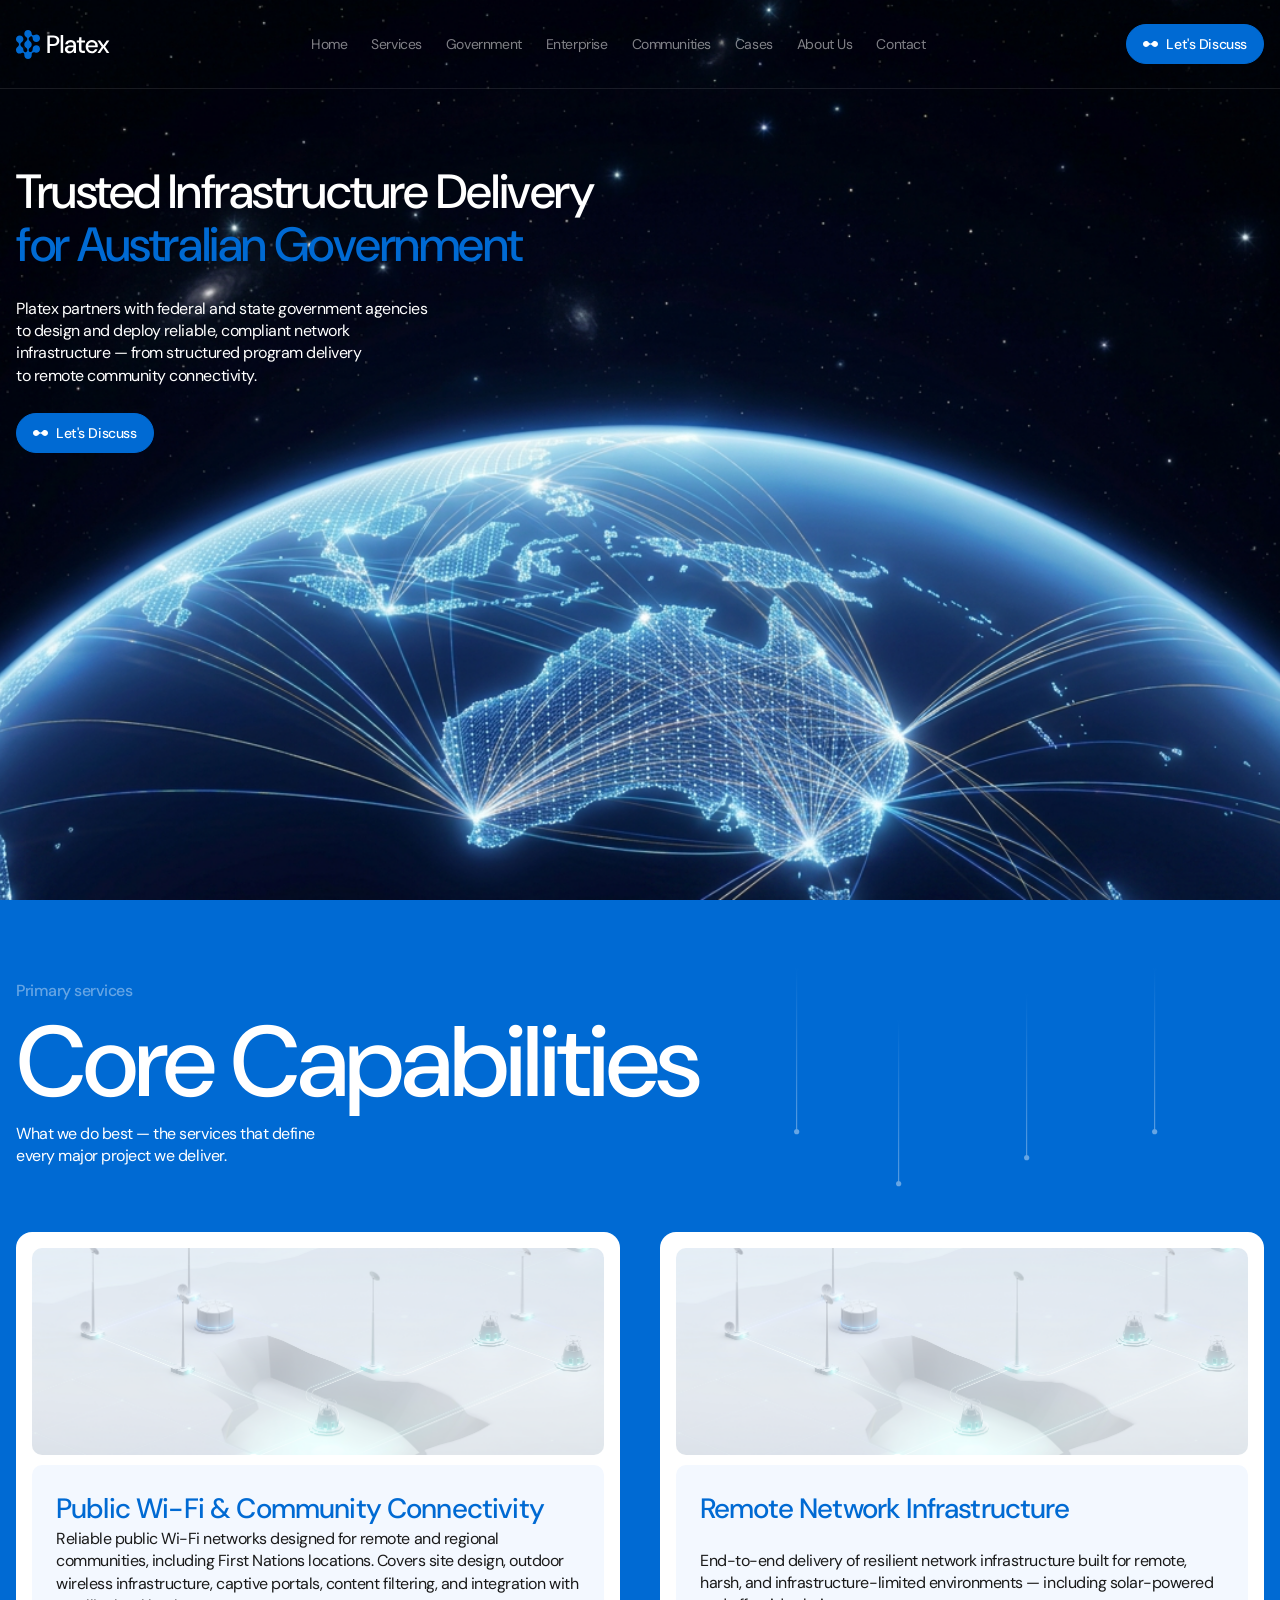
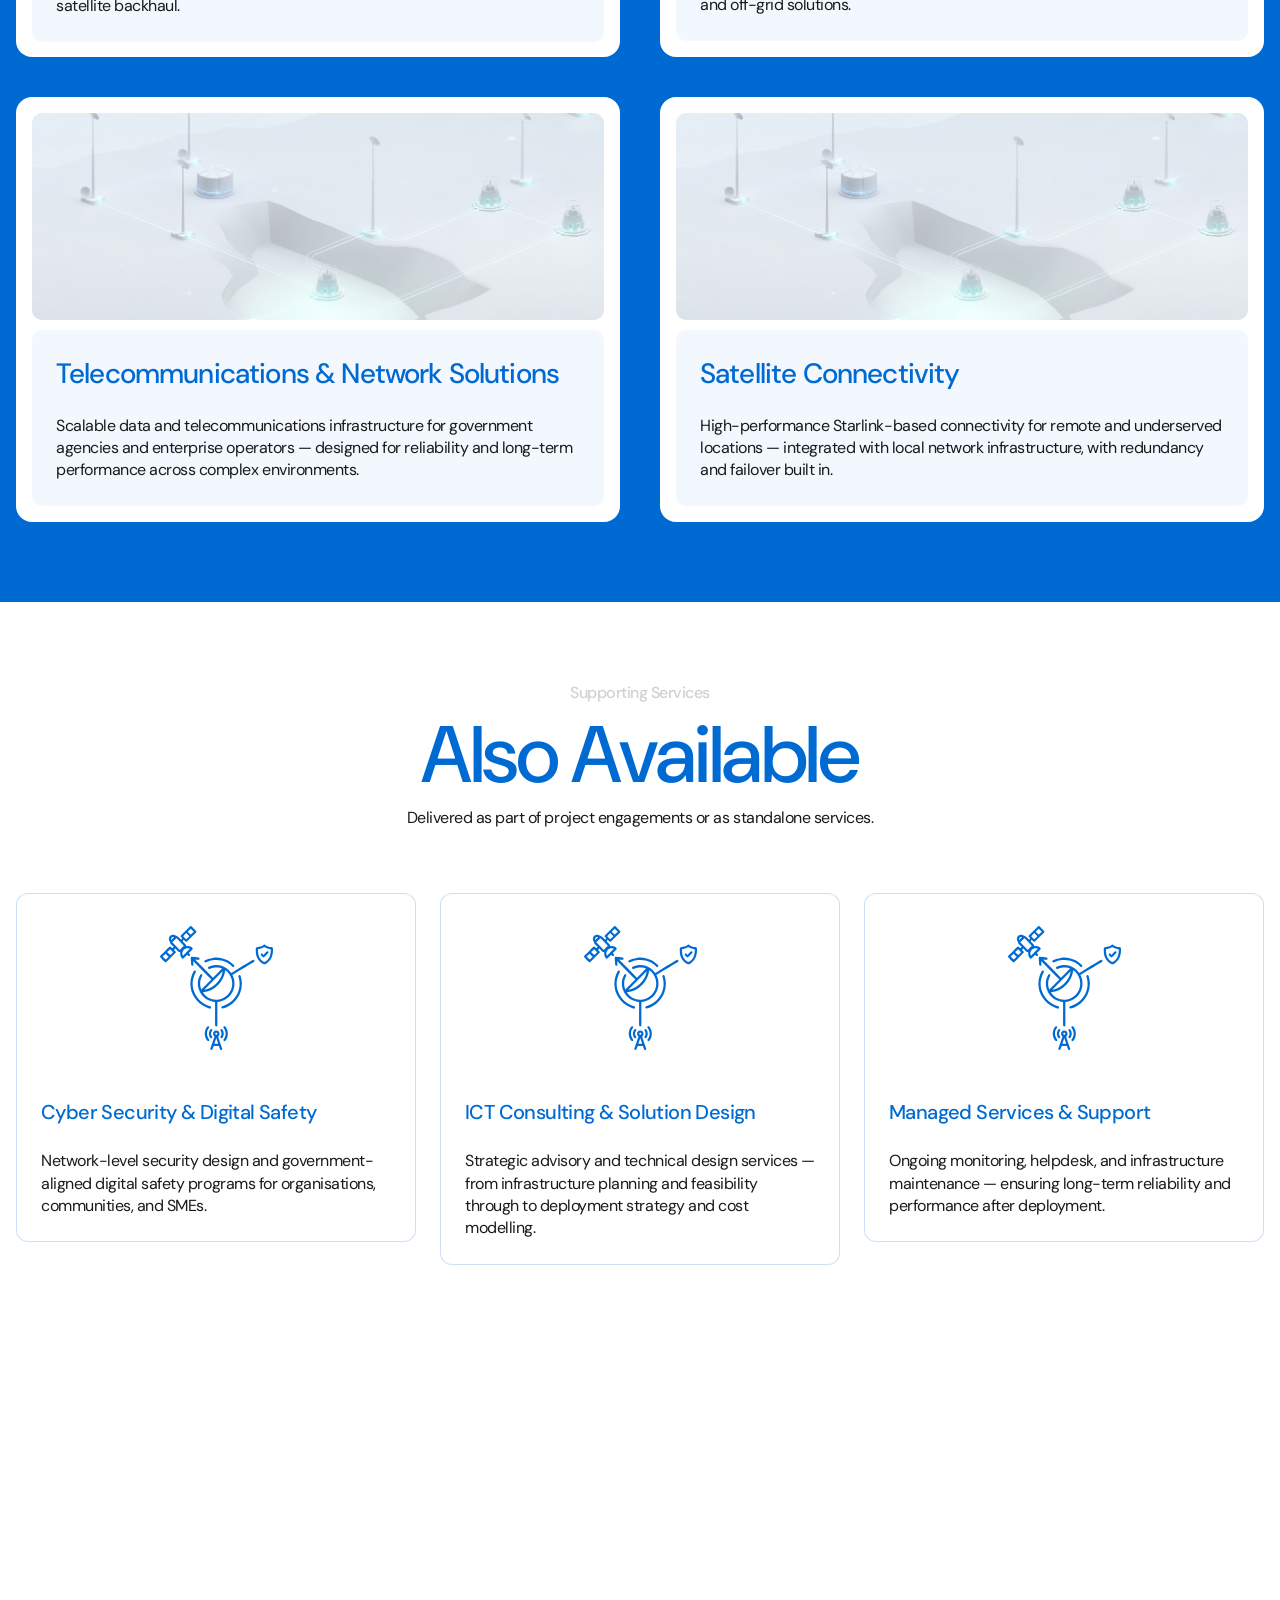
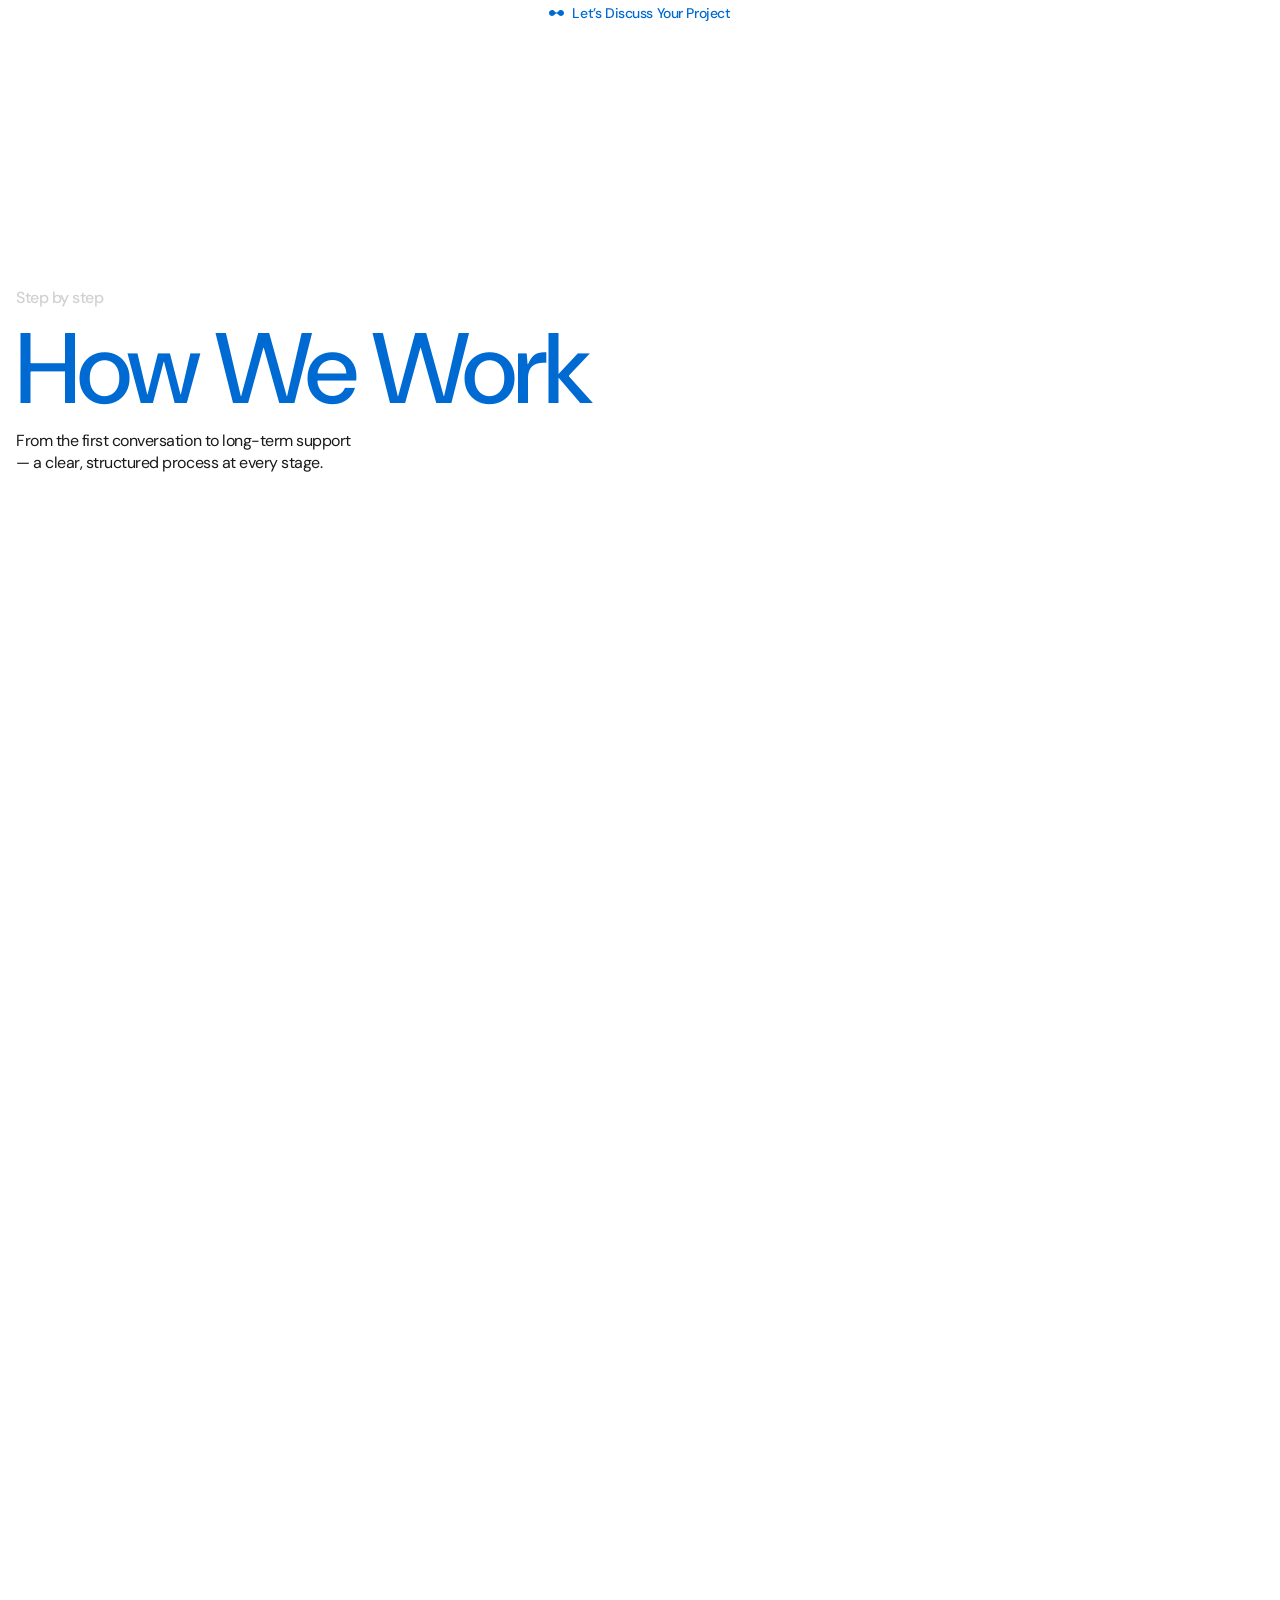
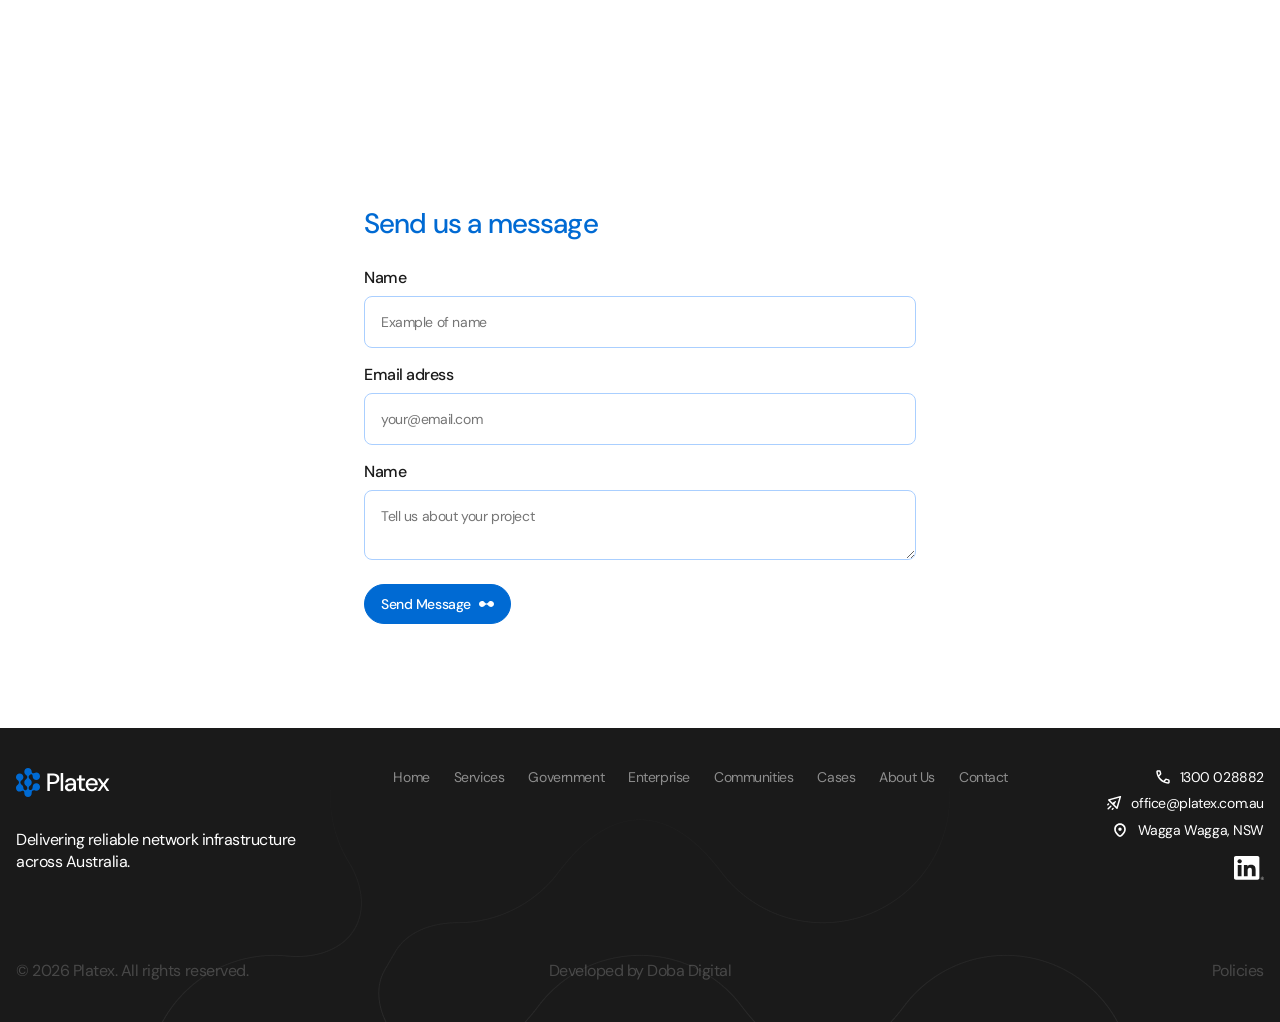
<file: services.html>
<!doctype html>
<html lang="en">

<head>
	<title>Home | Platex</title>
	<meta charset="UTF-8">
	<meta name="format-detection" content="telephone=no">
	<!-- <style>body{opacity: 0;}</style> -->
	<link rel="stylesheet" href="css/style.min.css?_v=20260622153735">
	<link rel="shortcut icon" href="favicon.ico">
	<!-- <meta name="robots" content="noindex, nofollow"> -->
	<meta name="viewport" content="width=device-width, initial-scale=1.0">
</head>

<body>
	<div class="wrapper">
		<header class="header">
			<div class="header__container">
				<a href="index.html" class="header__logo">
					<img src="img/logo.svg" alt="" class="header__img" />
					<img src="img/logo-white.svg" alt="" class="header__img-white" />
				</a>
				<div class="header__menu menu">
					<button type="button" class="menu__icon icon-menu"><span></span></button>
					<nav class="menu__body">
						<img src="img/header-decore.png" alt="" class="menu__decor" />
						<ul class="menu__list">
							<li class="menu__item">
								<a href="index.html" class="menu__link">Home</a>
							</li>
							<li class="menu__item">
								<a href="services.html" class="menu__link">Services</a>
							</li>
							<li class="menu__item">
								<a href="goverment.html" class="menu__link">Government</a>
							</li>
							<li class="menu__item">
								<a href="" class="menu__link">Enterprise</a>
							</li>
							<li class="menu__item">
								<a href="" class="menu__link">Communities</a>
							</li>
							<li class="menu__item">
								<a href="cases.html" class="menu__link">Cases</a>
							</li>
							<li class="menu__item">
								<a href="about.html" class="menu__link">About Us </a>
							</li>
							<li class="menu__item">
								<a href="contacts.html" class="menu__link">Contact</a>
							</li>
						</ul>
						<div class="menu__actions">
							<a href="" class="menu__actioncall">
								<img src="img/icon-phone.svg" alt="Image" />
							</a>
							<a href="" class="menu__actionlinkedin">
								<img src="img/icon-linkedin.svg" alt="Image" />
							</a>
						</div>
					</nav>
				</div>
				<a href="" data-popup="#popup" class="header__btn btn">
					<svg class="btn__svg" xmlns="http://www.w3.org/2000/svg" width="15" height="6" viewBox="0 0 15 6" fill="none">
						<path d="M2.62268e-07 3C1.1742e-07 4.65687 1.37756 6 3.07692 6C4.08319 5.99999 4.97648 5.52901 5.53777 4.80081C6.0259 4.16751 6.68749 3.56268 7.5 3.56268C8.31251 3.56268 8.9741 4.16751 9.46223 4.80081C10.0235 5.52901 10.9168 5.99999 11.9231 6C13.6224 6 15 4.65687 15 3C15 1.34313 13.6224 -5.97268e-07 11.9231 -7.4583e-07C10.9166 9.65659e-06 10.023 0.471244 9.46171 1.19976C8.9738 1.83303 8.31235 2.43777 7.5 2.43777C6.68765 2.43777 6.0262 1.83303 5.53829 1.19976C4.97698 0.471243 4.08344 9.05922e-06 3.07692 -1.51919e-06C1.37758 -1.66775e-06 2.52026e-05 1.34315 2.62268e-07 3Z" fill="" />
					</svg>
					<span class="btn__text">Let's discuss</span>
				</a>
			</div>
		</header>

		<main class="page">
			<section class="hero-single">
				<div class="hero-single__container">
					<img src="img/hero-bg.png" alt="" class="hero-single__bg" />
					<h1 class="hero-single__title white title-small">
						<span>Trusted Infrastructure Delivery</span>
						<span class="blue">for Australian Government</span>
					</h1>
					<p class="hero-single__descriptions white">
						<span>Platex partners with federal and state government
							agencies</span>
						<span>to design and deploy reliable, compliant network</span>
						<span>infrastructure — from structured program delivery</span>
						<span>to remote community connectivity.</span>
					</p>
					<a href="" data-popup="#popup" class="hero__btn btn">
						<svg class="btn__svg" xmlns="http://www.w3.org/2000/svg" width="15" height="6" viewBox="0 0 15 6" fill="none">
							<path d="M2.62268e-07 3C1.1742e-07 4.65687 1.37756 6 3.07692 6C4.08319 5.99999 4.97648 5.52901 5.53777 4.80081C6.0259 4.16751 6.68749 3.56268 7.5 3.56268C8.31251 3.56268 8.9741 4.16751 9.46223 4.80081C10.0235 5.52901 10.9168 5.99999 11.9231 6C13.6224 6 15 4.65687 15 3C15 1.34313 13.6224 -5.97268e-07 11.9231 -7.4583e-07C10.9166 9.65659e-06 10.023 0.471244 9.46171 1.19976C8.9738 1.83303 8.31235 2.43777 7.5 2.43777C6.68765 2.43777 6.0262 1.83303 5.53829 1.19976C4.97698 0.471243 4.08344 9.05922e-06 3.07692 -1.51919e-06C1.37758 -1.66775e-06 2.52026e-05 1.34315 2.62268e-07 3Z" fill="" />
						</svg>
						<span class="btn__text">Let's discuss</span>
					</a>
				</div>
			</section>
			<section data-watch data-watch-once data-watch-threshold="0.2" class="audiences">
				<div class="audiences__container animation-fade-up">
					<div class="line-wrap4">
						<svg xmlns="http://www.w3.org/2000/svg" width="6" height="170" viewBox="0 0 6 170" fill="none">
							<path d="M0.000325441 2.6665C0.000325506 4.13926 1.19423 5.33317 2.66699 5.33317C4.13975 5.33317 5.33366 4.13926 5.33366 2.6665C5.33366 1.19374 4.13975 -0.000162904 2.66699 -0.00016284C1.19423 -0.000162776 0.000325377 1.19374 0.000325441 2.6665ZM0.00033261 166.667C0.000332674 168.139 1.19424 169.333 2.667 169.333C4.13976 169.333 5.33367 168.139 5.33367 166.667C5.33367 165.194 4.13976 164 2.667 164C1.19424 164 0.000332546 165.194 0.00033261 166.667ZM2.66699 2.6665L2.16699 2.6665L2.167 166.667L2.667 166.667L3.167 166.667L3.16699 2.6665L2.66699 2.6665Z" fill="url(#paint0_linear_4250_2662)" fill-opacity="0.4" />
							<defs>
								<linearGradient id="paint0_linear_4250_2662" x1="3.16699" y1="2.6665" x2="3.167" y2="166.667" gradientUnits="userSpaceOnUse">
									<stop stop-color="#006AD3" />
									<stop offset="1" stop-color="white" />
								</linearGradient>
							</defs>
						</svg>
						<span class="line-beam"></span>
					</div>
					<div class="line-wrap5">
						<svg xmlns="http://www.w3.org/2000/svg" width="6" height="170" viewBox="0 0 6 170" fill="none">
							<path d="M0.000325441 2.6665C0.000325506 4.13926 1.19423 5.33317 2.66699 5.33317C4.13975 5.33317 5.33366 4.13926 5.33366 2.6665C5.33366 1.19374 4.13975 -0.000162904 2.66699 -0.00016284C1.19423 -0.000162776 0.000325377 1.19374 0.000325441 2.6665ZM0.00033261 166.667C0.000332674 168.139 1.19424 169.333 2.667 169.333C4.13976 169.333 5.33367 168.139 5.33367 166.667C5.33367 165.194 4.13976 164 2.667 164C1.19424 164 0.000332546 165.194 0.00033261 166.667ZM2.66699 2.6665L2.16699 2.6665L2.167 166.667L2.667 166.667L3.167 166.667L3.16699 2.6665L2.66699 2.6665Z" fill="url(#paint0_linear_4250_2662)" fill-opacity="0.4" />
							<defs>
								<linearGradient id="paint0_linear_4250_2662" x1="3.16699" y1="2.6665" x2="3.167" y2="166.667" gradientUnits="userSpaceOnUse">
									<stop stop-color="#006AD3" />
									<stop offset="1" stop-color="white" />
								</linearGradient>
							</defs>
						</svg>
						<span class="line-beam"></span>
					</div>
					<div class="line-wrap6">
						<svg xmlns="http://www.w3.org/2000/svg" width="6" height="170" viewBox="0 0 6 170" fill="none">
							<path d="M0.000325441 2.6665C0.000325506 4.13926 1.19423 5.33317 2.66699 5.33317C4.13975 5.33317 5.33366 4.13926 5.33366 2.6665C5.33366 1.19374 4.13975 -0.000162904 2.66699 -0.00016284C1.19423 -0.000162776 0.000325377 1.19374 0.000325441 2.6665ZM0.00033261 166.667C0.000332674 168.139 1.19424 169.333 2.667 169.333C4.13976 169.333 5.33367 168.139 5.33367 166.667C5.33367 165.194 4.13976 164 2.667 164C1.19424 164 0.000332546 165.194 0.00033261 166.667ZM2.66699 2.6665L2.16699 2.6665L2.167 166.667L2.667 166.667L3.167 166.667L3.16699 2.6665L2.66699 2.6665Z" fill="url(#paint0_linear_4250_2662)" fill-opacity="0.4" />
							<defs>
								<linearGradient id="paint0_linear_4250_2662" x1="3.16699" y1="2.6665" x2="3.167" y2="166.667" gradientUnits="userSpaceOnUse">
									<stop stop-color="#006AD3" />
									<stop offset="1" stop-color="white" />
								</linearGradient>
							</defs>
						</svg>
						<span class="line-beam"></span>
					</div>
					<div class="line-wrap7">
						<svg xmlns="http://www.w3.org/2000/svg" width="6" height="170" viewBox="0 0 6 170" fill="none">
							<path d="M0.000325441 2.6665C0.000325506 4.13926 1.19423 5.33317 2.66699 5.33317C4.13975 5.33317 5.33366 4.13926 5.33366 2.6665C5.33366 1.19374 4.13975 -0.000162904 2.66699 -0.00016284C1.19423 -0.000162776 0.000325377 1.19374 0.000325441 2.6665ZM0.00033261 166.667C0.000332674 168.139 1.19424 169.333 2.667 169.333C4.13976 169.333 5.33367 168.139 5.33367 166.667C5.33367 165.194 4.13976 164 2.667 164C1.19424 164 0.000332546 165.194 0.00033261 166.667ZM2.66699 2.6665L2.16699 2.6665L2.167 166.667L2.667 166.667L3.167 166.667L3.16699 2.6665L2.66699 2.6665Z" fill="url(#paint0_linear_4250_2662)" fill-opacity="0.4" />
							<defs>
								<linearGradient id="paint0_linear_4250_2662" x1="3.16699" y1="2.6665" x2="3.167" y2="166.667" gradientUnits="userSpaceOnUse">
									<stop stop-color="#006AD3" />
									<stop offset="1" stop-color="white" />
								</linearGradient>
							</defs>
						</svg>
						<span class="line-beam"></span>
					</div>
					<div class="line-wrap8">
						<svg xmlns="http://www.w3.org/2000/svg" width="6" height="170" viewBox="0 0 6 170" fill="none">
							<path d="M0.000325441 2.6665C0.000325506 4.13926 1.19423 5.33317 2.66699 5.33317C4.13975 5.33317 5.33366 4.13926 5.33366 2.6665C5.33366 1.19374 4.13975 -0.000162904 2.66699 -0.00016284C1.19423 -0.000162776 0.000325377 1.19374 0.000325441 2.6665ZM0.00033261 166.667C0.000332674 168.139 1.19424 169.333 2.667 169.333C4.13976 169.333 5.33367 168.139 5.33367 166.667C5.33367 165.194 4.13976 164 2.667 164C1.19424 164 0.000332546 165.194 0.00033261 166.667ZM2.66699 2.6665L2.16699 2.6665L2.167 166.667L2.667 166.667L3.167 166.667L3.16699 2.6665L2.66699 2.6665Z" fill="url(#paint0_linear_4250_2662)" fill-opacity="0.4" />
							<defs>
								<linearGradient id="paint0_linear_4250_2662" x1="3.16699" y1="2.6665" x2="3.167" y2="166.667" gradientUnits="userSpaceOnUse">
									<stop stop-color="#006AD3" />
									<stop offset="1" stop-color="white" />
								</linearGradient>
							</defs>
						</svg>
						<span class="line-beam"></span>
					</div>
					<div class="line-wrap9">
						<svg xmlns="http://www.w3.org/2000/svg" width="6" height="170" viewBox="0 0 6 170" fill="none">
							<path d="M0.000325441 2.6665C0.000325506 4.13926 1.19423 5.33317 2.66699 5.33317C4.13975 5.33317 5.33366 4.13926 5.33366 2.6665C5.33366 1.19374 4.13975 -0.000162904 2.66699 -0.00016284C1.19423 -0.000162776 0.000325377 1.19374 0.000325441 2.6665ZM0.00033261 166.667C0.000332674 168.139 1.19424 169.333 2.667 169.333C4.13976 169.333 5.33367 168.139 5.33367 166.667C5.33367 165.194 4.13976 164 2.667 164C1.19424 164 0.000332546 165.194 0.00033261 166.667ZM2.66699 2.6665L2.16699 2.6665L2.167 166.667L2.667 166.667L3.167 166.667L3.16699 2.6665L2.66699 2.6665Z" fill="url(#paint0_linear_4250_2662)" fill-opacity="0.4" />
							<defs>
								<linearGradient id="paint0_linear_4250_2662" x1="3.16699" y1="2.6665" x2="3.167" y2="166.667" gradientUnits="userSpaceOnUse">
									<stop stop-color="#006AD3" />
									<stop offset="1" stop-color="white" />
								</linearGradient>
							</defs>
						</svg>
						<span class="line-beam"></span>
					</div>
					<div class="line-wrap10">
						<svg xmlns="http://www.w3.org/2000/svg" width="6" height="170" viewBox="0 0 6 170" fill="none">
							<path d="M0.000325441 2.6665C0.000325506 4.13926 1.19423 5.33317 2.66699 5.33317C4.13975 5.33317 5.33366 4.13926 5.33366 2.6665C5.33366 1.19374 4.13975 -0.000162904 2.66699 -0.00016284C1.19423 -0.000162776 0.000325377 1.19374 0.000325441 2.6665ZM0.00033261 166.667C0.000332674 168.139 1.19424 169.333 2.667 169.333C4.13976 169.333 5.33367 168.139 5.33367 166.667C5.33367 165.194 4.13976 164 2.667 164C1.19424 164 0.000332546 165.194 0.00033261 166.667ZM2.66699 2.6665L2.16699 2.6665L2.167 166.667L2.667 166.667L3.167 166.667L3.16699 2.6665L2.66699 2.6665Z" fill="url(#paint0_linear_4250_2662)" fill-opacity="0.4" />
							<defs>
								<linearGradient id="paint0_linear_4250_2662" x1="3.16699" y1="2.6665" x2="3.167" y2="166.667" gradientUnits="userSpaceOnUse">
									<stop stop-color="#006AD3" />
									<stop offset="1" stop-color="white" />
								</linearGradient>
							</defs>
						</svg>
						<span class="line-beam"></span>
					</div>
					<div class="line-wrap11">
						<svg xmlns="http://www.w3.org/2000/svg" width="6" height="170" viewBox="0 0 6 170" fill="none">
							<path d="M0.000325441 2.6665C0.000325506 4.13926 1.19423 5.33317 2.66699 5.33317C4.13975 5.33317 5.33366 4.13926 5.33366 2.6665C5.33366 1.19374 4.13975 -0.000162904 2.66699 -0.00016284C1.19423 -0.000162776 0.000325377 1.19374 0.000325441 2.6665ZM0.00033261 166.667C0.000332674 168.139 1.19424 169.333 2.667 169.333C4.13976 169.333 5.33367 168.139 5.33367 166.667C5.33367 165.194 4.13976 164 2.667 164C1.19424 164 0.000332546 165.194 0.00033261 166.667ZM2.66699 2.6665L2.16699 2.6665L2.167 166.667L2.667 166.667L3.167 166.667L3.16699 2.6665L2.66699 2.6665Z" fill="url(#paint0_linear_4250_2662)" fill-opacity="0.4" />
							<defs>
								<linearGradient id="paint0_linear_4250_2662" x1="3.16699" y1="2.6665" x2="3.167" y2="166.667" gradientUnits="userSpaceOnUse">
									<stop stop-color="#006AD3" />
									<stop offset="1" stop-color="white" />
								</linearGradient>
							</defs>
						</svg>
						<span class="line-beam"></span>
					</div>
					<div class="line-wrap12">
						<svg xmlns="http://www.w3.org/2000/svg" width="6" height="170" viewBox="0 0 6 170" fill="none">
							<path d="M0.000325441 2.6665C0.000325506 4.13926 1.19423 5.33317 2.66699 5.33317C4.13975 5.33317 5.33366 4.13926 5.33366 2.6665C5.33366 1.19374 4.13975 -0.000162904 2.66699 -0.00016284C1.19423 -0.000162776 0.000325377 1.19374 0.000325441 2.6665ZM0.00033261 166.667C0.000332674 168.139 1.19424 169.333 2.667 169.333C4.13976 169.333 5.33367 168.139 5.33367 166.667C5.33367 165.194 4.13976 164 2.667 164C1.19424 164 0.000332546 165.194 0.00033261 166.667ZM2.66699 2.6665L2.16699 2.6665L2.167 166.667L2.667 166.667L3.167 166.667L3.16699 2.6665L2.66699 2.6665Z" fill="url(#paint0_linear_4250_2662)" fill-opacity="0.4" />
							<defs>
								<linearGradient id="paint0_linear_4250_2662" x1="3.16699" y1="2.6665" x2="3.167" y2="166.667" gradientUnits="userSpaceOnUse">
									<stop stop-color="#006AD3" />
									<stop offset="1" stop-color="white" />
								</linearGradient>
							</defs>
						</svg>
						<span class="line-beam"></span>
					</div>
					<div class="line-wrap13">
						<svg xmlns="http://www.w3.org/2000/svg" width="6" height="170" viewBox="0 0 6 170" fill="none">
							<path d="M0.000325441 2.6665C0.000325506 4.13926 1.19423 5.33317 2.66699 5.33317C4.13975 5.33317 5.33366 4.13926 5.33366 2.6665C5.33366 1.19374 4.13975 -0.000162904 2.66699 -0.00016284C1.19423 -0.000162776 0.000325377 1.19374 0.000325441 2.6665ZM0.00033261 166.667C0.000332674 168.139 1.19424 169.333 2.667 169.333C4.13976 169.333 5.33367 168.139 5.33367 166.667C5.33367 165.194 4.13976 164 2.667 164C1.19424 164 0.000332546 165.194 0.00033261 166.667ZM2.66699 2.6665L2.16699 2.6665L2.167 166.667L2.667 166.667L3.167 166.667L3.16699 2.6665L2.66699 2.6665Z" fill="url(#paint0_linear_4250_2662)" fill-opacity="0.4" />
							<defs>
								<linearGradient id="paint0_linear_4250_2662" x1="3.16699" y1="2.6665" x2="3.167" y2="166.667" gradientUnits="userSpaceOnUse">
									<stop stop-color="#006AD3" />
									<stop offset="1" stop-color="white" />
								</linearGradient>
							</defs>
						</svg>
						<span class="line-beam"></span>
					</div>
					<div class="line-wrap14">
						<svg xmlns="http://www.w3.org/2000/svg" width="6" height="170" viewBox="0 0 6 170" fill="none">
							<path d="M0.000325441 2.6665C0.000325506 4.13926 1.19423 5.33317 2.66699 5.33317C4.13975 5.33317 5.33366 4.13926 5.33366 2.6665C5.33366 1.19374 4.13975 -0.000162904 2.66699 -0.00016284C1.19423 -0.000162776 0.000325377 1.19374 0.000325441 2.6665ZM0.00033261 166.667C0.000332674 168.139 1.19424 169.333 2.667 169.333C4.13976 169.333 5.33367 168.139 5.33367 166.667C5.33367 165.194 4.13976 164 2.667 164C1.19424 164 0.000332546 165.194 0.00033261 166.667ZM2.66699 2.6665L2.16699 2.6665L2.167 166.667L2.667 166.667L3.167 166.667L3.16699 2.6665L2.66699 2.6665Z" fill="url(#paint0_linear_4250_2662)" fill-opacity="0.4" />
							<defs>
								<linearGradient id="paint0_linear_4250_2662" x1="3.16699" y1="2.6665" x2="3.167" y2="166.667" gradientUnits="userSpaceOnUse">
									<stop stop-color="#006AD3" />
									<stop offset="1" stop-color="white" />
								</linearGradient>
							</defs>
						</svg>
						<span class="line-beam"></span>
					</div>
					<div class="line-wrap15">
						<svg xmlns="http://www.w3.org/2000/svg" width="6" height="170" viewBox="0 0 6 170" fill="none">
							<path d="M0.000325441 2.6665C0.000325506 4.13926 1.19423 5.33317 2.66699 5.33317C4.13975 5.33317 5.33366 4.13926 5.33366 2.6665C5.33366 1.19374 4.13975 -0.000162904 2.66699 -0.00016284C1.19423 -0.000162776 0.000325377 1.19374 0.000325441 2.6665ZM0.00033261 166.667C0.000332674 168.139 1.19424 169.333 2.667 169.333C4.13976 169.333 5.33367 168.139 5.33367 166.667C5.33367 165.194 4.13976 164 2.667 164C1.19424 164 0.000332546 165.194 0.00033261 166.667ZM2.66699 2.6665L2.16699 2.6665L2.167 166.667L2.667 166.667L3.167 166.667L3.16699 2.6665L2.66699 2.6665Z" fill="url(#paint0_linear_4250_2662)" fill-opacity="0.4" />
							<defs>
								<linearGradient id="paint0_linear_4250_2662" x1="3.16699" y1="2.6665" x2="3.167" y2="166.667" gradientUnits="userSpaceOnUse">
									<stop stop-color="#006AD3" />
									<stop offset="1" stop-color="white" />
								</linearGradient>
							</defs>
						</svg>
						<span class="line-beam"></span>
					</div>
					<div class="audiences__titles titles">
						<p class="audiences__subtitle subtitle">Primary services</p>
						<h2 class="audiences__title title">
							<span>Core Capabilities</span>
						</h2>
						<p class="audiences__descriptions descriptions white">
							<span>What we do best — the services that define</span>
							<span> every major project we deliver.</span>
						</p>
					</div>
					<div class="audiences__items">
						<div class="audiences__item item-audiences">
							<div class="item-audiences__img">
								<img src="img/crad-audiences-img1.png" alt="Image" />
							</div>
							<div class="item-audiences__text">
								<h4 class="item-audiences__title">
									Public Wi-Fi & Community Connectivity
								</h4>
								<div class="item-audiences__info">
									<p class="item-audiences__descriptions">
										Reliable public Wi-Fi networks designed for remote and
										regional communities, including First Nations locations.
										Covers site design, outdoor wireless infrastructure,
										captive portals, content filtering, and integration with
										satellite backhaul.
									</p>
								</div>
							</div>
						</div>
						<div class="audiences__item item-audiences">
							<div class="item-audiences__img">
								<img src="img/crad-audiences-img1.png" alt="Image" />
							</div>
							<div class="item-audiences__text">
								<h4 class="item-audiences__title">
									Remote Network Infrastructure
								</h4>
								<div class="item-audiences__info">
									<p class="item-audiences__descriptions">
										End-to-end delivery of resilient network infrastructure
										built for remote, harsh, and infrastructure-limited
										environments — including solar-powered and off-grid
										solutions.
									</p>
								</div>
							</div>
						</div>
						<div class="audiences__item item-audiences">
							<div class="item-audiences__img">
								<img src="img/crad-audiences-img1.png" alt="Image" />
							</div>
							<div class="item-audiences__text">
								<h4 class="item-audiences__title">
									Telecommunications & Network Solutions
								</h4>
								<div class="item-audiences__info">
									<p class="item-audiences__descriptions">
										Scalable data and telecommunications infrastructure for
										government agencies and enterprise operators — designed
										for reliability and long-term performance across complex
										environments.
									</p>
								</div>
							</div>
						</div>
						<div class="audiences__item item-audiences">
							<div class="item-audiences__img">
								<img src="img/crad-audiences-img1.png" alt="Image" />
							</div>
							<div class="item-audiences__text">
								<h4 class="item-audiences__title">Satellite Connectivity</h4>
								<div class="item-audiences__info">
									<p class="item-audiences__descriptions">
										High-performance Starlink-based connectivity for remote
										and underserved locations — integrated with local network
										infrastructure, with redundancy and failover built in.
									</p>
								</div>
							</div>
						</div>
					</div>
				</div>
			</section>
			<section data-watch data-watch-once data-watch-threshold="0.2" class="challenges">
				<div class="challenges__container animation-fade-up">
					<div class="challenges__titles titles centered">
						<p class="challenges__subtitle subtitle">Supporting Services</p>
						<h2 class="challenges__title blue title2">Also Available</h2>
						<p class="challenges__descriptions descriptions">
							<span>Delivered as part of project engagements or as standalone
								services.</span>
						</p>
					</div>
					<div class="challenges__cards">
						<div class="challenges__card card-challenges">
							<img src="img/item-challenges-img1.svg" alt="image" class="card-challenges__icon" />
							<div class="card-challenges__text">
								<h3 class="card-challenges__title blue">
									Cyber Security & Digital Safety
								</h3>
								<p class="card-challenges__descriptions descriptions">
									Network-level security design and government-aligned digital
									safety programs for organisations, communities, and SMEs.
								</p>
							</div>
						</div>
						<div class="challenges__card card-challenges">
							<img src="img/item-challenges-img1.svg" alt="image" class="card-challenges__icon" />
							<div class="card-challenges__text">
								<h3 class="card-challenges__title blue">
									ICT Consulting & Solution Design
								</h3>
								<p class="card-challenges__descriptions descriptions">
									Strategic advisory and technical design services — from
									infrastructure planning and feasibility through to
									deployment strategy and cost modelling.
								</p>
							</div>
						</div>
						<div class="challenges__card card-challenges">
							<img src="img/item-challenges-img1.svg" alt="image" class="card-challenges__icon" />
							<div class="card-challenges__text">
								<h3 class="card-challenges__title blue">
									Managed Services & Support
								</h3>
								<p class="card-challenges__descriptions descriptions">
									Ongoing monitoring, helpdesk, and infrastructure maintenance
									— ensuring long-term reliability and performance after
									deployment.
								</p>
							</div>
						</div>
					</div>
				</div>
			</section>
			<section data-watch data-watch-once data-watch-threshold="0.2" class="cta">
				<div class="cta__container animation-fade-up">
					<h2 class="cta__title title">
						Already know what you need? Let's talk
					</h2>
					<a href="" data-popup="#popup" class="cta__btn btn white-btn">
						<svg class="btn__svg" xmlns="http://www.w3.org/2000/svg" width="15" height="6" viewBox="0 0 15 6" fill="none">
							<path d="M2.62268e-07 3C1.1742e-07 4.65687 1.37756 6 3.07692 6C4.08319 5.99999 4.97648 5.52901 5.53777 4.80081C6.0259 4.16751 6.68749 3.56268 7.5 3.56268C8.31251 3.56268 8.9741 4.16751 9.46223 4.80081C10.0235 5.52901 10.9168 5.99999 11.9231 6C13.6224 6 15 4.65687 15 3C15 1.34313 13.6224 -5.97268e-07 11.9231 -7.4583e-07C10.9166 9.65659e-06 10.023 0.471244 9.46171 1.19976C8.9738 1.83303 8.31235 2.43777 7.5 2.43777C6.68765 2.43777 6.0262 1.83303 5.53829 1.19976C4.97698 0.471243 4.08344 9.05922e-06 3.07692 -1.51919e-06C1.37758 -1.66775e-06 2.52026e-05 1.34315 2.62268e-07 3Z" fill="" />
						</svg>
						<span class="btn__text">Let’s discuss your project</span>
					</a>
				</div>
			</section>
			<section data-watch data-watch-once data-watch-threshold="0.2" class="stepbystep">
				<div class="stepbystep__sticky animation-fade-up">
					<div class="stepbystep__container">
						<div class="stepbystep__titles titles">
							<p class="stepbystep__subtitle subtitle">Step by step</p>
							<h2 class="stepbystep__title title blue">How We Work</h2>
							<p class="stepbystep__descriptions descriptions">
								<span>From the first conversation to long-term support </span>
								<span>— a clear, structured process at every stage.</span>
							</p>
						</div>

						<div class="stepbystep__items">
							<div class="stepbystep__item item-stepbystep">
								<div class="item-stepbystep__top">
									<p class="item-stepbystep__number blue">01</p>
									<h3 class="item-stepbystep__title blue">
										Initial Engagement
									</h3>
								</div>
								<p class="item-stepbystep__descriptions">
									Consultation to understand your site conditions,
									requirements, and objectives — before any solution is
									proposed.
								</p>
							</div>
							<div class="stepbystep__item item-stepbystep">
								<div class="item-stepbystep__top">
									<p class="item-stepbystep__number blue">02</p>
									<h3 class="item-stepbystep__title blue">
										Assessment & Design
									</h3>
								</div>
								<p class="item-stepbystep__descriptions">
									Site and technical assessment, followed by tailored network
									design with full solution proposal and cost modelling.
								</p>
							</div>
							<div class="stepbystep__item item-stepbystep">
								<div class="item-stepbystep__top">
									<p class="item-stepbystep__number blue">03</p>
									<h3 class="item-stepbystep__title blue">
										Planning & Preparation
									</h3>
								</div>
								<p class="item-stepbystep__descriptions">
									Consultation to understand your site conditions,
									requirements, and objectives — before any solution is
									proposed.
								</p>
							</div>
							<div class="stepbystep__item item-stepbystep">
								<div class="item-stepbystep__top">
									<p class="item-stepbystep__number blue">04</p>
									<h3 class="item-stepbystep__title blue">Deployment</h3>
								</div>
								<p class="item-stepbystep__descriptions">
									On-site installation and full system integration — network,
									power, satellite — followed by testing and optimisation.
								</p>
							</div>
							<div class="stepbystep__item item-stepbystep">
								<div class="item-stepbystep__top">
									<p class="item-stepbystep__number blue">05</p>
									<h3 class="item-stepbystep__title blue">Commissioning</h3>
								</div>
								<p class="item-stepbystep__descriptions">
									Final performance and coverage validation, client handover,
									full documentation and reporting.
								</p>
							</div>
							<div class="stepbystep__item item-stepbystep">
								<div class="item-stepbystep__top">
									<p class="item-stepbystep__number blue">06</p>
									<h3 class="item-stepbystep__title blue">Ongoing Support</h3>
								</div>
								<p class="item-stepbystep__descriptions">
									Remote monitoring, helpdesk support, and continuous
									improvements — available as ongoing managed services.
								</p>
							</div>
						</div>
					</div>
				</div>
			</section>
			<section data-watch data-watch-once data-watch-threshold="0.2" class="contactform">
				<div class="contactform__container animation-fade-up">
					<div class="contactform__titles titles">
						<h2 class="contactform__title white">
							Have a project in mind? Let's build it.
						</h2>
						<p class="contactform__descriptions descriptions white">
							Whether it's a government program, an enterprise deployment, or
							a remote community — we're ready to deliver.
						</p>
					</div>
					<div class="contactform__form">
						<form action="" class="contactform__main-form main-form">
							<div class="main-form__title">Send us a message</div>
							<div class="main-form__inputs">
								<div class="main-form__item">
									<div class="main-form__label">Name</div>
									<input type="text" class="main-form__input" placeholder="Example of name" />
								</div>
								<div class="main-form__item">
									<div class="main-form__label">Email adress</div>
									<input type="text" class="main-form__input" placeholder="your@email.com" />
								</div>
								<div class="main-form__item">
									<div class="main-form__label">Name</div>
									<textarea name="" class="main-form__area" id="" placeholder="Tell us about your project"></textarea>
								</div>
							</div>
							<button class="main-form__btn btn">
								<span class="btn__text">Send message</span>
								<svg class="btn__svg" xmlns="http://www.w3.org/2000/svg" width="15" height="6" viewBox="0 0 15 6" fill="none">
									<path d="M2.62268e-07 3C1.1742e-07 4.65687 1.37756 6 3.07692 6C4.08319 5.99999 4.97648 5.52901 5.53777 4.80081C6.0259 4.16751 6.68749 3.56268 7.5 3.56268C8.31251 3.56268 8.9741 4.16751 9.46223 4.80081C10.0235 5.52901 10.9168 5.99999 11.9231 6C13.6224 6 15 4.65687 15 3C15 1.34313 13.6224 -5.97268e-07 11.9231 -7.4583e-07C10.9166 9.65659e-06 10.023 0.471244 9.46171 1.19976C8.9738 1.83303 8.31235 2.43777 7.5 2.43777C6.68765 2.43777 6.0262 1.83303 5.53829 1.19976C4.97698 0.471243 4.08344 9.05922e-06 3.07692 -1.51919e-06C1.37758 -1.66775e-06 2.52026e-05 1.34315 2.62268e-07 3Z" fill="" />
								</svg>
							</button>
						</form>
					</div>
				</div>
			</section>
		</main>
		<footer class="footer">
			<img src="img/footer-decore.png" alt="" class="footer__decore" />
			<div class="footer__container">
				<div class="footer__top top-footer">
					<div class="top-footer__left">
						<a href="index.html" class="top-footer__logo"><img src="img/logo.svg" alt="logo" /></a>
						<div class="top-footer__descriptions">
							Delivering reliable network infrastructure across Australia.
						</div>
					</div>
					<div class="top-footer__mid">
						<div class="top-footer__nav">
							<a href="index.html" class="top-footer__li">Home</a>
							<a href="services.html" class="top-footer__li">Services</a>
							<a href="goverment.html" class="top-footer__li">Government</a>
							<a href="" class="top-footer__li">Enterprise</a>
							<a href="" class="top-footer__li">Communities</a>
							<a href="cases.html" class="top-footer__li">Cases</a>
							<a href="about.html" class="top-footer__li">About Us</a>
							<a href="contacts.html" class="top-footer__li">Contact</a>
						</div>
					</div>
					<div class="top-footer__rigth">
						<div class="top-footer__info">
							<a href="tel:1300 028882" class="top-footer__contacts">
								<img src="img/footer-phone.svg" alt="icon" />
								<span>1300 028882</span>
							</a>
							<a href="mailto:office@platex.com.au" class="top-footer__contacts">
								<img src="img/footer-mail.svg" alt="icon" />
								<span>office@platex.com.au</span>
							</a>
							<a href="https://maps.app.goo.gl/YVbZ2a949KCq4MA8A" target="_blank" class="top-footer__contacts">
								<img src="img/footer-location.svg" alt="icon" />
								<span>Wagga Wagga, NSW</span>
							</a>
						</div>
						<a href="" class="top-footer__linkedin"><img src="img/footer-linkedin.svg" alt="icon" /></a>
					</div>
				</div>
				<div class="footer__bot bot-footer">
					<p class="bot-footer__link">© 2026 Platex. All rights reserved.</p>
					<a href="https://doba.digital/" class="bot-footer__link">Developed by Doba Digital</a>
					<a href="" class="bot-footer__link">Policies</a>
				</div>
			</div>
		</footer>

		<button class="scroll-up" type="button" aria-label="Прокрутити сторінку вгору">
			<svg viewBox="0 0 24 24" aria-hidden="true">
				<path d="M12 19V5M5.5 11.5 12 5l6.5 6.5" />
			</svg>
		</button>

	</div>
	<div id="popup" aria-hidden="true" class="popup">
		<div class="popup__wrapper">
			<div class="popup__content">
				<div class="popup__text">
					<div class="contactform__form w100">
						<div class="popup-title mb">
							<button data-close type="button" class="popup__close">
								<svg width="15" height="15" viewBox="0 0 23 23" fill="none" xmlns="http://www.w3.org/2000/svg">
									<path opacity="1" d="M1.73333 1.48883L21.5469 21.0288" stroke="#fff" stroke-linecap="square" />
									<path opacity="1" d="M21.2667 1.48883L1.45309 21.0288" stroke="#fff" stroke-linecap="square" />
								</svg>
							</button>
							<div class="titles">
								<div class="subtitle">Let’s discuss</div>
								<div class="main-form__title">Send us a message</div>
							</div>
						</div>
						<form action="" class="left-contact__form">
							<div class="left-contact__fields">
								<div class="left-contact__column">
									<div class="left-contact__items">
										<p class="left-contact__label">
											First name
											<span class="red">*</span>
										</p>
										<input type="text" class="left-contact__field" placeholder="Your name" />
									</div>
									<div class="left-contact__items">
										<p class="left-contact__label">
											Email adress
											<span class="red">*</span>
										</p>
										<input type="text" class="left-contact__field" placeholder="Your email" />
									</div>
									<div class="left-contact__items">
										<p class="left-contact__label">Organisation/company</p>
										<input type="text" class="left-contact__field" placeholder="Your organisation or company" />
									</div>
								</div>
								<div class="left-contact__column">
									<div class="left-contact__items">
										<p class="left-contact__label">
											Last name
											<span class="red">*</span>
										</p>
										<input type="text" class="left-contact__field" placeholder="To submit the form, you must fill in this field" />
									</div>
									<div class="left-contact__items">
										<p class="left-contact__label">Phone number</p>
										<input type="text" class="left-contact__field" placeholder="your@email.com" />
									</div>
									<div class="left-contact__items">
										<p class="left-contact__label">Type of enquiry</p>
										<div class="select">
											<div class="select__head">
												<span class="select__placeholder">Select enquiry type</span>
												<svg class="select__arrow" xmlns="http://www.w3.org/2000/svg" width="10" height="6" viewBox="0 0 10 6" fill="none">
													<path d="M9.41679 0C9.93532 0.000130839 10.195 0.704698 9.82842 1.11671L5.82331 5.6169C5.36859 6.1277 4.6315 6.1277 4.17678 5.6169L0.171692 1.11671C-0.195062 0.704567 0.0646561 0 0.583335 0H9.41679Z" fill="#006AD3" />
												</svg>
											</div>
											<div class="select__dropdown">
												<div class="select__option">Government project</div>
												<div class="select__option">Enterprise project</div>
												<div class="select__option">Community connectivity</div>
												<div class="select__option">General enquiry</div>
											</div>
											<input type="hidden" name="enquiry_type" class="select__value" />
										</div>
									</div>
								</div>
							</div>
							<div class="left-contact__bot">
								<div class="left-contact__items">
									<p class="left-contact__label">Message</p>
									<textarea class="left-contact__textarea" placeholder="Tell us about your project — or just leave your details and we'll be in touch." name="" id=""></textarea>
								</div>
								<div class="left-contact__check">
									<label class="check">
										<input class="check__input" type="checkbox" name="privacy" required />
										<span class="check__box"></span>
										<span class="check__text">I agree to the processing of my personal data according to
											the <a href="#" class="check__link">Privacy Policy</a></span>
									</label>
								</div>
							</div>
							<button class="left-contact__submit submit btn">
								<span class="btn__text">Send message</span>
								<svg class="btn__svg" xmlns="http://www.w3.org/2000/svg" width="15" height="6" viewBox="0 0 15 6" fill="none">
									<path d="M2.62268e-07 3C1.1742e-07 4.65687 1.37756 6 3.07692 6C4.08319 5.99999 4.97648 5.52901 5.53777 4.80081C6.0259 4.16751 6.68749 3.56268 7.5 3.56268C8.31251 3.56268 8.9741 4.16751 9.46223 4.80081C10.0235 5.52901 10.9168 5.99999 11.9231 6C13.6224 6 15 4.65687 15 3C15 1.34313 13.6224 -5.97268e-07 11.9231 -7.4583e-07C10.9166 9.65659e-06 10.023 0.471244 9.46171 1.19976C8.9738 1.83303 8.31235 2.43777 7.5 2.43777C6.68765 2.43777 6.0262 1.83303 5.53829 1.19976C4.97698 0.471243 4.08344 9.05922e-06 3.07692 -1.51919e-06C1.37758 -1.66775e-06 2.52026e-05 1.34315 2.62268e-07 3Z" fill="" />
								</svg>
							</button>
						</form>
					</div>
				</div>
			</div>
		</div>
	</div>

	<div id="popup-readmore" aria-hidden="true" class="popup">
		<div class="popup__wrapper">
			<div class="popup__content readmore-content">
				<div class="popup__text">
					<div class="popup__readmore readmore-popup">
						<div class="popup-title readmore-popup__titles">
							<button data-close type="button" class="popup__close readmore-popup__close">
								<svg width="15" height="15" viewBox="0 0 23 23" fill="none" xmlns="http://www.w3.org/2000/svg">
									<path opacity="1" d="M1.73333 1.48883L21.5469 21.0288" stroke="#006AD3" stroke-linecap="square" />
									<path opacity="1" d="M21.2667 1.48883L1.45309 21.0288" stroke="#006AD3" stroke-linecap="square" />
								</svg>
							</button>
							<div class="titles">
								<div class="readmore-popup__subtitle subtitle">
									<span>Federal government /</span>
									<span>Community connectivity</span>
								</div>
								<div class="readmore-popup__title white">
									Remote Community Connectivity
								</div>
							</div>
						</div>
						<div class="readmore-popup__items">
							<div class="readmore-popup__item item-readmore">
								<p class="item-readmore__subtitle subtitle">Problem</p>
								<h2 class="item-readmore__title h4">
									No Reliable Internet Access
								</h2>
								<p class="item-readmore__descriptions descriptions">
									Remote communities had limited or no reliable internet access,
									directly impacting education, health services, and daily
									communication. Existing infrastructure was either non-existent
									or too unreliable to depend on.
								</p>
							</div>
							<div class="readmore-popup__item item-readmore">
								<p class="item-readmore__subtitle subtitle">Solution</p>
								<h2 class="item-readmore__title h4">
									Public Wi-Fi + Starlink Satellite Backhaul
								</h2>
								<p class="item-readmore__descriptions descriptions">
									Design of a public Wi-Fi network with Starlink satellite
									backhaul — optimised for remote community use with content
									filtering, access controls, and solar-powered operation.
								</p>
							</div>
							<div class="readmore-popup__item item-readmore">
								<p class="item-readmore__subtitle subtitle">Implementation</p>
								<h2 class="item-readmore__title h4">
									Mesh Network + Solar Deployment
								</h2>
								<p class="item-readmore__descriptions descriptions">
									Deployment of multiple Starlink systems across community zones,
									installation of outdoor mesh wireless infrastructure, solar and
									battery-powered equipment for off-grid operation, and
									community-focused access management including captive portals
									and content filtering.
								</p>
							</div>
						</div>
						<div class="readmore-popup__result">
							<div class="readmore-popup__text text-readmore">
								<p class="text-readmore__subtitle subtitle">Result</p>
								<p class="text-readmore__descriptions">
									Connectivity delivered across multiple community zones. Hundreds
									of users gained reliable internet access. Fully operational
									within weeks of deployment. Significant improvement in service
									availability and uptime.
								</p>
							</div>
							<img src="img/readmore-decore.svg" alt="image" class="readmore-popup__decore" />
						</div>
						<div class="readmore__end end-readmore">
							<h3 class="end-readmore__title">Facing a similar challenge?</h3>
							<a href="" data-popup="#popup" class="readmore__btn btn">
								<svg class="btn__svg" xmlns="http://www.w3.org/2000/svg" width="15" height="6" viewBox="0 0 15 6" fill="none">
									<path d="M2.62268e-07 3C1.1742e-07 4.65687 1.37756 6 3.07692 6C4.08319 5.99999 4.97648 5.52901 5.53777 4.80081C6.0259 4.16751 6.68749 3.56268 7.5 3.56268C8.31251 3.56268 8.9741 4.16751 9.46223 4.80081C10.0235 5.52901 10.9168 5.99999 11.9231 6C13.6224 6 15 4.65687 15 3C15 1.34313 13.6224 -5.97268e-07 11.9231 -7.4583e-07C10.9166 9.65659e-06 10.023 0.471244 9.46171 1.19976C8.9738 1.83303 8.31235 2.43777 7.5 2.43777C6.68765 2.43777 6.0262 1.83303 5.53829 1.19976C4.97698 0.471243 4.08344 9.05922e-06 3.07692 -1.51919e-06C1.37758 -1.66775e-06 2.52026e-05 1.34315 2.62268e-07 3Z" fill="" />
								</svg>
								<span class="btn__text">Let’s talk</span>
							</a>
						</div>
					</div>
				</div>
			</div>
		</div>
	</div>
	<script src="js/app.min.js?_v=20260622153735"></script>

</body>

</html>
</file>
<file: css/style.min.css>
@import url(https://fonts.googleapis.com/css?family=DM+Sans:regular,500,600,700,800,900);/*! tailwindcss v4.3.0 | MIT License | https://tailwindcss.com */*{padding:0;margin:0;border:0}*,*::after,*::before{box-sizing:border-box}*::after,*::before{display:inline-block}body,html{height:100%;min-width:375px}body{color:#1a1a1a;line-height:1;font-family:"DM Sans";font-size:1rem;-ms-text-size-adjust:100%;-moz-text-size-adjust:100%;-webkit-text-size-adjust:100%;-webkit-font-smoothing:antialiased;-moz-osx-font-smoothing:grayscale}button,input,textarea{font-family:"DM Sans";font-size:inherit;line-height:inherit;color:inherit;background-color:rgba(0,0,0,0)}input,textarea{width:100%}label{display:inline-block}button,option,select{cursor:pointer}a{display:inline-block;color:inherit;text-decoration:none}ul li{list-style:none}img{vertical-align:top}h1,h2,h3,h4,h5,h6{font-weight:inherit;font-size:inherit}.lock body{overflow:hidden;touch-action:none;-ms-scroll-chaining:none;overscroll-behavior:none}.wrapper{min-height:100%;display:flex;flex-direction:column;overflow:hidden}@supports (overflow:clip){.wrapper{overflow:clip}}.wrapper>main{flex:1 1 auto}.wrapper>*{min-width:0}[class*=__container]{max-width:86rem;margin:0 auto;padding:0 1rem}[class*="--gc"]{display:grid;min-width:0;grid-template-columns:1rem 1fr minmax(auto,84rem) 1fr 1rem}[class*="--gc"]>*{min-width:0;grid-column:3/4}.icon-menu{display:none}body::after{content:"";background-color:rgba(0,0,0,.5);position:fixed;width:100%;height:100%;top:0;left:0;opacity:0;transition:opacity .8s ease 0s;pointer-events:none;z-index:149}.popup-show body::after{opacity:1}.popup{position:fixed;top:0;left:0;bottom:0;right:0;padding:30px 10px;transition:visibility .8s ease 0s;visibility:hidden;pointer-events:none}.popup_show{z-index:150;visibility:visible;overflow:auto;pointer-events:auto}.popup_show .popup__content{visibility:visible;-webkit-transform:scale(1);transform:scale(1)}.popup__wrapper{flex-direction:column;min-height:100%;flex:1 1 auto;width:100%;display:flex;justify-content:center;align-items:center}.popup__content{visibility:hidden;-webkit-transform:scale(0);transform:scale(0);transition:-webkit-transform .3s ease 0s;transition:transform .3s ease 0s;transition:transform .3s ease 0s,-webkit-transform .3s ease 0s;background-color:#fff;padding:24px;width:100%;max-width:700px;border-radius:12px}.lock .popup__content{visibility:visible}.popup-title{display:flex;flex-direction:row-reverse;align-items:flex-start;justify-content:space-between}.popup__close{padding:10px;background-color:#006ad3;border-radius:100px;display:flex;align-items:stretch;justify-content:center;outline:0;transition:all .3s ease}.popup__close:hover{box-shadow:0 8px 24px rgba(0,0,0,.2);-webkit-transform:translateY(-3px);transform:translateY(-3px)}.ibg{width:100%;height:100%;-o-object-fit:cover;object-fit:cover}.ibg--top{-o-object-position:top;object-position:top}.ibg--bottom{-o-object-position:bottom;object-position:bottom}.ibg--left{-o-object-position:left;object-position:left}.ibg--right{-o-object-position:right;object-position:right}.ibg--contain{-o-object-fit:contain;object-fit:contain}._scrolled{background-color:#006ad3}._scrolled .header__img{display:none}._scrolled .header__img-white{display:flex}._scrolled .header__btn{background-color:#fff}._scrolled .header__btn span{color:#006ad3}._scrolled .header__btn svg path{fill:#006ad3}.header{border-bottom:1px solid rgba(255,255,255,.1);position:fixed;width:100%;z-index:2}.header__container{display:flex;align-items:center;justify-content:space-between;padding-top:24px;padding-bottom:24px}.menu-open .header__logo{position:relative;z-index:3}.header__img{display:flex}.menu-open .header__img{display:none}.header__img-white{display:none}.menu-open .header__img-white{display:flex}.header__menu{display:flex;align-items:center}.menu{position:relative}.menu__decor{display:none}.menu-open .menu__decor{display:flex;position:absolute;right:0;top:130px}.menu__body{display:flex;flex-direction:column;row-gap:56px}.menu-open .menu__body{background-color:#006ad3;padding-top:136px;z-index:2}.menu__list{display:flex;align-items:flex-start;gap:24px}.menu-open .menu__list{flex-direction:column}.menu__link{font-size:14px;font-weight:400;line-height:normal;letter-spacing:-.42px;color:rgba(255,255,255,.5019607843);position:relative;transition:all .25s ease}.menu__link:hover{color:#fff;-webkit-transform:translateY(-2px);transform:translateY(-2px)}.menu__actions{display:none}.menu-open .menu__actions{display:flex;gap:16px}.menu__actioncall{border-radius:100px;border:1px solid #fff;background:#fff;display:flex;padding:16px;justify-content:center;align-items:center;gap:8px;flex:1 0 0;transition:all .25s ease}.menu__actioncall:hover{-webkit-transform:translateY(-2px);transform:translateY(-2px);box-shadow:0 8px 20px rgba(0,0,0,.2)}.menu__actionlinkedin{border-radius:100px;border:1px solid #fff;background:rgba(0,0,0,0);display:flex;padding:16px;justify-content:center;align-items:center;gap:8px;flex:1 0 0;transition:all .25s ease}.menu__actionlinkedin:hover{-webkit-transform:translateY(-2px);transform:translateY(-2px);box-shadow:0 8px 20px rgba(0,0,0,.2)}.btn{display:flex;align-items:center;gap:8px;white-space:nowrap;padding:10px 16px;border-radius:100px;border:1px solid #006ad3;background:#006ad3;transition:all .3s ease}.btn:hover{-webkit-transform:translateY(-2px);transform:translateY(-2px);box-shadow:0 8px 20px rgba(0,0,0,.2)}.btn:hover .btn__svg{-webkit-transform:rotate(90deg);transform:rotate(90deg)}.btn__svg{transition:all .3s ease}.btn__svg path{fill:#fff}.btn__text{font-size:14px;font-style:normal;font-weight:500;line-height:normal;letter-spacing:-.42px;text-transform:capitalize;color:#fff}.footer{background-color:#1a1a1a;position:relative}.footer__decore{position:absolute;bottom:-160%;left:50%;-webkit-transform:translateX(-50%);transform:translateX(-50%)}.footer__container{padding-top:40px;padding-bottom:40px;display:flex;flex-direction:column;gap:80px}.footer__top{display:flex;align-items:flex-start;justify-content:space-between;width:100%;position:relative}.footer__bot{display:grid;grid-template-columns:1fr auto 1fr;align-items:center;position:relative}.footer__bot .bot-footer__link:last-child{justify-self:end}.top-footer__left{display:flex;flex-direction:column;gap:32px}.top-footer__descriptions{font-size:16px;font-style:normal;font-weight:400;line-height:140%;letter-spacing:-.48px;color:#fff;max-width:280px}.top-footer__nav{display:flex;align-items:center;gap:24px}.top-footer__li{font-size:14px;font-style:normal;font-weight:400;line-height:normal;letter-spacing:-.42px;white-space:nowrap;color:rgba(255,255,255,.5019607843);transition:all .25s ease}.top-footer__li:hover{color:#fff;-webkit-transform:translateY(-2px);transform:translateY(-2px)}.top-footer__rigth{display:flex;flex-direction:column;align-items:flex-end;gap:16px}.top-footer__info{display:flex;flex-direction:column;align-items:flex-end;gap:8px}.top-footer__contacts{font-size:14px;font-style:normal;font-weight:400;line-height:normal;letter-spacing:-.42px;color:#fff;display:flex;align-items:center;gap:8px;transition:-webkit-transform .3s ease;transition:transform .3s ease;transition:transform .3s ease,-webkit-transform .3s ease}.top-footer__contacts:hover{-webkit-transform:translateX(-4px);transform:translateX(-4px)}.top-footer__linkedin{transition:-webkit-transform .3s ease;transition:transform .3s ease;transition:transform .3s ease,-webkit-transform .3s ease}.top-footer__linkedin:hover{-webkit-transform:translateX(-4px);transform:translateX(-4px)}.bot-footer__link{font-size:16px;font-style:normal;font-weight:400;line-height:140%;letter-spacing:-.48px;color:rgba(255,255,255,.2);transition:-webkit-transform .3s ease;transition:transform .3s ease;transition:transform .3s ease,-webkit-transform .3s ease}.bot-footer__link:hover{-webkit-transform:translateX(-4px);transform:translateX(-4px)}.blue{color:#006ad3}.transparent{background:rgba(0,0,0,0);border:1px solid #fff}.hero{position:relative}.hero__bg{position:absolute;top:0;left:0;width:100%;z-index:-1;height:100%;-o-object-fit:cover;object-fit:cover}.hero__container{height:100vh;padding-top:166px;display:flex;align-items:flex-start;gap:26px}.hero__info{display:flex;flex-direction:column;align-items:flex-start;gap:32px}.hero__decore{-webkit-transform-origin:left center;transform-origin:left center;-webkit-animation:grow-x 3.5s ease-in-out infinite;animation:grow-x 3.5s ease-in-out infinite}@-webkit-keyframes grow-x{0%{clip-path:inset(0 100% 0 0)}50%{clip-path:inset(0 0 0 0)}100%{clip-path:inset(0 0 0 100%)}}@keyframes grow-x{0%{clip-path:inset(0 100% 0 0)}50%{clip-path:inset(0 0 0 0)}100%{clip-path:inset(0 0 0 100%)}}.hero__descriptions{font-size:16px;font-style:normal;font-weight:400;line-height:140%;letter-spacing:-.48px;max-width:415px;color:#fff}.info-hero__title{font-size:48px;font-style:normal;font-weight:500;line-height:110%;letter-spacing:-.96px;color:#fff}.info-hero__actions{display:flex;align-items:center;gap:16px}.titles{display:flex;flex-direction:column;align-items:flex-start;gap:16px}.subtitle{color:rgba(26,26,26,.2);font-size:16px;font-style:normal;font-weight:500;line-height:normal;letter-spacing:-.48px}.title{font-size:100px;font-style:normal;font-weight:500;line-height:90%;letter-spacing:-3px;display:flex;flex-direction:column}.title2{font-size:80px;font-style:normal;font-weight:500;line-height:90%;letter-spacing:-2.4px;display:flex;flex-direction:column}.services__container{display:flex;gap:40px;align-items:flex-start;padding-top:80px;padding-bottom:80px}.services__cards{display:flex;flex-direction:column;gap:24px;max-width:710px;width:100%}.services__card{border-radius:12px;border:1px solid rgba(0,106,211,.2);display:flex;padding:24px;align-items:flex-start;gap:80px;align-self:stretch;height:320px;width:100%}.services__right{position:sticky;top:160px;display:flex;flex-direction:column;align-items:flex-start;gap:32px;max-width:486px;width:100%}.services__title{color:#006ad3}.services__descriptions{max-width:377px}.card-services{transition:background .3s,border-color .3s}.card-services__left{display:flex;flex-direction:column;justify-content:space-between;align-items:flex-start;height:100%}.card-services__numb{font-size:20px;font-style:normal;font-weight:500;line-height:140%;letter-spacing:-.6px;padding-bottom:8px;border-bottom:1px solid #006ad3;color:#006ad3}.card-services__icon{width:143px;height:147px;aspect-ratio:143/147}.card-services__imgoriginal{width:100%}.card-services__imgoriginal path{fill:#006ad3}.card-services__right{display:flex;flex-direction:column;justify-content:space-between;align-items:flex-start;height:100%}.card-services__title{font-size:20px;font-style:normal;font-weight:500;line-height:140%;letter-spacing:-.6px;color:#006ad3;white-space:nowrap}.card-services__descriptions{font-size:16px;font-style:normal;font-weight:400;line-height:140%;letter-spacing:-.48px;display:flex;flex-direction:column}.card-services._active{background:#006ad3;border-color:#006ad3}.card-services._active .card-services__numb{border-bottom:1px solid #fff;color:#fff}.card-services._active .card-services__descriptions,.card-services._active .card-services__title{color:#fff}.card-services._active .card-services__imgoriginal path{fill:#fff}.audiences{background:#006ad3;position:relative}.audiences__container{position:relative;display:flex;flex-direction:column;gap:64px;align-items:flex-start;padding-top:80px;padding-bottom:80px}.audiences__subtitle{color:rgba(255,255,255,.4)}.audiences__title{color:#fff}.audiences__cards{display:flex;flex-direction:column;gap:40px}.audiences__items{display:grid;grid-template-columns:repeat(2,1fr);gap:40px}.audiences__items .audiences__item:last-child:nth-child(odd){grid-column:1/-1;max-width:50%;margin:0 auto}.audiences__card{display:flex;height:480px;padding:16px;align-items:flex-start;gap:10px;align-self:stretch;border-radius:16px;background:#fff;overflow:hidden;width:100%}.audiences__item{display:flex;height:425px;padding:16px;align-items:flex-start;flex-direction:column;gap:10px;align-self:stretch;border-radius:16px;background:#fff;overflow:hidden;width:100%}[class^=line-wrap]{position:absolute;display:inline-block;overflow:hidden}[class^=line-wrap] svg{-webkit-transform-origin:top center;transform-origin:top center;-webkit-animation:grow 3.5s ease-in-out infinite;animation:grow 3.5s ease-in-out infinite}.line-wrap{top:5%;left:40%}.line-wrap2{top:7%;left:47%}.line-wrap2 svg{-webkit-animation-delay:2.1s;animation-delay:2.1s}.line-wrap3{top:6%;left:55%}.line-wrap3 svg{-webkit-animation-delay:1.5s;animation-delay:1.5s}.line-wrap4{top:5%;left:62%}.line-wrap4 svg{-webkit-animation-delay:1s;animation-delay:1s}.line-wrap5{top:9%;left:70%}.line-wrap5 svg{-webkit-animation-delay:1.8s;animation-delay:1.8s}.line-wrap6{top:7%;left:80%}.line-wrap6 svg{-webkit-animation-delay:1.5s;animation-delay:1.5s}.line-wrap7{top:5%;left:90%}.line-wrap7 svg{-webkit-animation-delay:1.5s;animation-delay:1.5s}.line-wrap8{top:25%;left:-1%}.line-wrap8 svg{-webkit-animation-delay:1.8s;animation-delay:1.8s}.line-wrap9{top:45%;left:-1.5%}.line-wrap9 svg{-webkit-animation-delay:2.1s;animation-delay:2.1s}.line-wrap10{top:65%;left:-1%}.line-wrap11{top:85%;left:-1.5%}.line-wrap11 svg{-webkit-animation-delay:2.3s;animation-delay:2.3s}.line-wrap12{top:25%;right:-1%}.line-wrap12 svg{-webkit-animation-delay:1.5s;animation-delay:1.5s}.line-wrap13{top:45%;right:-1.5%}.line-wrap13 svg{-webkit-animation-delay:1.5s;animation-delay:1.5s}.line-wrap14{top:65%;right:-1%}.line-wrap14 svg{-webkit-animation-delay:1.5s;animation-delay:1.5s}.line-wrap15{top:85%;right:-1.5%}.line-wrap15 svg{-webkit-animation-delay:1.5s;animation-delay:1.5s}@-webkit-keyframes grow{0%{-webkit-transform:scaleY(0);transform:scaleY(0);opacity:0}15%{opacity:.8}60%{-webkit-transform:scaleY(1);transform:scaleY(1);opacity:.8}100%{-webkit-transform:scaleY(1);transform:scaleY(1);opacity:0}}@keyframes grow{0%{-webkit-transform:scaleY(0);transform:scaleY(0);opacity:0}15%{opacity:.8}60%{-webkit-transform:scaleY(1);transform:scaleY(1);opacity:.8}100%{-webkit-transform:scaleY(1);transform:scaleY(1);opacity:0}}.crad-audiences__text{flex-direction:column;height:100%;justify-content:space-between;display:flex;padding:24px;align-items:flex-start;align-self:stretch;border-radius:10px;background:#f3f8ff}.crad-audiences__title{font-size:28px;font-style:normal;font-weight:500;line-height:140%;letter-spacing:-.84px;color:#006ad3}.crad-audiences__info{display:flex;flex-direction:column;align-items:flex-start;gap:24px}.crad-audiences__descriptions{font-size:16px;font-weight:400;line-height:140%;letter-spacing:-.48px;color:#1a1a1a}.crad-audiences__img{max-width:858px;height:auto;width:100%;flex:1 0 auto;align-self:stretch}.crad-audiences__img img{width:100%;height:100%;-o-object-fit:cover;object-fit:cover;border-radius:10px}.item-audiences__text{flex-direction:column;height:100%;justify-content:space-between;display:flex;padding:24px;align-items:flex-start;align-self:stretch;border-radius:10px;background:#f3f8ff}.item-audiences__title{font-size:28px;font-style:normal;font-weight:500;line-height:140%;letter-spacing:-.84px;color:#006ad3}.item-audiences__info{display:flex;flex-direction:column;align-items:flex-start;gap:24px}.item-audiences__descriptions{font-size:16px;font-weight:400;line-height:140%;letter-spacing:-.48px;color:#1a1a1a}.item-audiences__img{height:207px;width:100%;flex:1 0 auto;align-self:stretch}.item-audiences__img img{width:100%;height:100%;-o-object-fit:cover;object-fit:cover;border-radius:10px}.trust__container{display:flex;flex-direction:column;gap:64px;align-items:flex-start;padding-top:80px;padding-bottom:80px}.trust__top{display:flex;align-items:flex-start;justify-content:space-between;width:100%}.top-trust__title{color:#006ad3;white-space:nowrap}.top-trust__descriptions{max-width:415px;font-size:16px;font-style:normal;font-weight:400;line-height:140%;letter-spacing:-.48px}.partners{display:flex;flex-direction:column;gap:40px;--partners-gap:40px}.partners__block{display:flex;flex-direction:column;row-gap:24px;min-width:0}.partners__subtitle{font-size:16px;font-style:normal;font-weight:500;line-height:normal;letter-spacing:-.48px;color:rgba(26,26,26,.2)}.partners__track-wrap{width:100%;overflow:hidden}.partners__list{display:flex;align-items:center;width:-webkit-max-content;width:max-content;visibility:hidden;will-change:transform}.partners__list.is-ready{visibility:visible}.partners__group{display:flex;align-items:center;flex:0 0 auto;gap:var(--partners-gap);padding-right:var(--partners-gap)}.partners__item{display:flex;align-items:center;justify-content:center;flex:0 0 clamp(140px,12vw,190px);height:100px}.partners__item img{display:block;width:100%;height:100%;-o-object-fit:contain;object-fit:contain}.cta{background:url(../img/cta-bg.png) no-repeat center;background-size:cover;background-attachment:fixed}@supports (-webkit-touch-callout:none){.cta{background-attachment:scroll}}.cta__container{display:flex;flex-direction:column;gap:24px;align-items:center;padding-top:80px;padding-bottom:80px}.cta__title{text-align:center;color:#fff;font-size:80px;max-width:1072px}.white-btn{background:#fff;border:1px solid #fff}.white-btn .btn__svg path{fill:#006ad3}.white-btn .btn__text{color:#006ad3}.cases{background-color:#f3f8ff}.cases__container{position:relative;padding-top:80px;padding-bottom:80px}.cases__decors{position:absolute;top:130px;left:0;width:284.002px;height:246px;pointer-events:none}.cases__decor1{position:absolute;top:0;left:0}.cases__decor2{position:absolute;left:0;bottom:0}.cases__decor3{position:absolute;top:0;right:0}.cases__decor4{position:absolute;right:0;bottom:0}.cases__decors2{position:absolute;top:130px;right:0;width:284.002px;height:246px;pointer-events:none}.cases__decor5{position:absolute;top:0;left:0}.cases__decor6{position:absolute;bottom:0;left:0}.cases__decor7{position:absolute;top:0;right:0}.cases__decor8{position:absolute;right:0;bottom:0}.cases__titles{display:flex;flex-direction:column;gap:16px;align-items:center;justify-content:center}.cases__slider{margin-top:64px;overflow:visible!important}.cases__slide{display:flex;border-radius:16px;background:#fff;padding:16px;align-items:flex-start;gap:16px;width:80%}.titles-cases__descriptions{font-size:16px;font-style:normal;font-weight:400;line-height:140%;letter-spacing:-.48px}.slide-cases__image{border-radius:10px;overflow:hidden;max-width:662px;width:100%;height:448px;align-self:stretch}.slide-cases__image img{width:100%;height:100%;-o-object-fit:cover;object-fit:cover}.slide-cases__info{height:100%;flex-direction:column;align-items:flex-start;display:flex;justify-content:space-between}.info-cases__top{display:flex;flex-direction:column;gap:16px;width:100%}.info-cases__title{font-size:28px;font-style:normal;font-weight:500;line-height:140%;letter-spacing:-.84px;color:#006ad3;display:flex;flex-direction:column}.info-cases__subtitle{font-size:16px;font-style:normal;font-weight:500;line-height:normal;letter-spacing:-.48px;color:rgba(26,26,26,.2)}.info-cases__descriptions{font-size:16px;font-style:normal;font-weight:400;line-height:140%;letter-spacing:-.48px;color:#006ad3;border-radius:10px;background:#f3f8ff;display:flex;padding:16px;align-items:flex-start;gap:10px;align-self:stretch;width:100%}.info-cases__descriptions span{max-width:190px}.info-cases__bot{display:flex;flex-direction:column;align-items:flex-start;gap:24px}.info-cases__text{font-size:16px;font-style:normal;font-weight:400;line-height:140%;letter-spacing:-.48px;color:#1a1a1a}.navigation{display:flex;align-items:center;justify-content:center;gap:16px;margin-top:32px}.navigation-next,.navigation-prev{border-radius:100px;background-color:#006ad3;padding:12px 24px;transition:all .3s ease;cursor:pointer}.navigation-next:hover,.navigation-prev:hover{-webkit-transform:translateY(-2px);transform:translateY(-2px);box-shadow:0 8px 20px rgba(0,0,0,.2)}.cases__decors svg{-webkit-transform-origin:center center;transform-origin:center center;-webkit-animation:decor-appear 3s ease-in-out infinite;animation:decor-appear 3s ease-in-out infinite}.cases__decors svg:nth-child(2){-webkit-animation-delay:.8s;animation-delay:.8s}.cases__decors svg:nth-child(3){-webkit-animation-delay:1.6s;animation-delay:1.6s}.cases__decors svg:nth-child(4){-webkit-animation-delay:2.4s;animation-delay:2.4s}.cases__decors2 svg{-webkit-transform-origin:center center;transform-origin:center center;-webkit-animation:decor-appear 3s ease-in-out infinite;animation:decor-appear 3s ease-in-out infinite}.cases__decors2 svg:nth-child(2){-webkit-animation-delay:.8s;animation-delay:.8s}.cases__decors2 svg:nth-child(3){-webkit-animation-delay:1.6s;animation-delay:1.6s}.cases__decors2 svg:nth-child(4){-webkit-animation-delay:2.4s;animation-delay:2.4s}@-webkit-keyframes decor-appear{0%{-webkit-transform:scale(0) rotate(0);transform:scale(0) rotate(0);opacity:0}20%{opacity:.6}60%{-webkit-transform:scale(1) rotate(0);transform:scale(1) rotate(0);opacity:.6}100%{-webkit-transform:scale(1);transform:scale(1);opacity:0}}@keyframes decor-appear{0%{-webkit-transform:scale(0) rotate(0);transform:scale(0) rotate(0);opacity:0}20%{opacity:.6}60%{-webkit-transform:scale(1) rotate(0);transform:scale(1) rotate(0);opacity:.6}100%{-webkit-transform:scale(1);transform:scale(1);opacity:0}}.white{color:#fff}.descriptions{font-size:16px;font-style:normal;font-weight:400;line-height:140%;letter-spacing:-.48px;display:flex;flex-direction:column}.about{background-color:#006ad3}.about__container{position:relative;display:flex;flex-direction:column;gap:24px;padding-top:80px;padding-bottom:80px}.about__decors{position:absolute;width:100%;height:40%}.about__decor1,.about__decor2,.about__decor3,.about__decor4,.about__decor5{-webkit-transform-origin:left center;transform-origin:left center;-webkit-animation:line-grow 5s ease-in-out infinite;animation:line-grow 5s ease-in-out infinite}.about__decor1{-webkit-animation-delay:.6s;animation-delay:.6s;width:600px;position:absolute;top:0;right:20%}.about__decor2{-webkit-animation-delay:1.9s;animation-delay:1.9s;width:320px;position:absolute;top:15%;right:5%}.about__decor3{-webkit-animation-delay:.7s;animation-delay:.7s;width:580px;position:absolute;top:35%;right:10%}.about__decor4{-webkit-animation-delay:1.7s;animation-delay:1.7s;width:645px;position:absolute;top:60%;right:40%}.about__decor5{-webkit-animation-delay:2.4s;animation-delay:2.4s;width:800px;position:absolute;top:90%;right:50%}@-webkit-keyframes line-grow{0%{-webkit-transform:scaleX(0);transform:scaleX(0);opacity:0}15%{opacity:.4}60%{-webkit-transform:scaleX(1);transform:scaleX(1);opacity:.4}100%{-webkit-transform:scaleX(1);transform:scaleX(1);opacity:0}}@keyframes line-grow{0%{-webkit-transform:scaleX(0);transform:scaleX(0);opacity:0}15%{opacity:.4}60%{-webkit-transform:scaleX(1);transform:scaleX(1);opacity:.4}100%{-webkit-transform:scaleX(1);transform:scaleX(1);opacity:0}}.about__subtitle{color:rgba(255,255,255,.4)}.about__title{font-size:80px;font-style:normal;font-weight:500;line-height:90%;letter-spacing:-2.4px;max-width:941px}.about__content{display:flex;flex-direction:column;gap:64px;position:relative}.about__top{display:flex;align-items:flex-start;justify-content:space-between}.about__descriptions{max-width:398px;color:rgba(255,255,255,.8)}.about__list{display:flex;flex-direction:column;gap:32px}.list-about__item{display:flex;align-items:center;justify-content:space-between;padding-bottom:16px;border-bottom:1px solid rgba(255,255,255,.1);transition:all .3s ease}.list-about__item:hover{-webkit-transform:translateY(-2px);transform:translateY(-2px);scale:1.05}.list-about__left{display:flex;align-items:center;gap:32px}.list-about__numb{color:rgba(255,255,255,.2);font-size:20px;font-weight:500;line-height:140%;letter-spacing:-.6px}.list-about__title{font-size:20px;font-style:normal;font-weight:500;line-height:140%;letter-spacing:-.6px;color:#fff}.list-about__right{max-width:398px;font-size:16px;font-style:normal;font-weight:400;line-height:140%;letter-spacing:-.48px;color:rgba(255,255,255,.8);display:flex;justify-content:flex-start;width:100%}.contactform{background:url(../img/conatctform-bg.png) no-repeat center;background-size:cover;background-attachment:fixed}@supports (-webkit-touch-callout:none){.contactform{background-attachment:scroll}}.contactform__container{display:flex;flex-direction:column;align-items:center;gap:32px;padding-top:80px;padding-bottom:80px}.contactform__titles{align-items:center}.contactform__title{font-size:80px;font-style:normal;font-weight:500;line-height:90%;letter-spacing:-2.4px;text-align:center;max-width:832px;width:100%}.contactform__descriptions{max-width:438px;text-align:center}.contactform__form{width:600px}.contactform__main-form{width:100%;display:flex;flex-direction:column;gap:24px;padding:24px;align-items:flex-start;border-radius:12px;background-color:#fff}.main-form__title{font-size:28px;font-style:normal;font-weight:500;line-height:140%;letter-spacing:-.84px;color:#006ad3}.main-form__inputs{width:100%;display:flex;flex-direction:column;gap:16px}.main-form__item{display:flex;flex-direction:column;gap:8px}.main-form__label{font-size:16px;font-style:normal;font-weight:500;line-height:normal;letter-spacing:-.48px;color:#1a1a1a}.main-form__input{color:#333;font-size:14px;font-style:normal;font-weight:400;line-height:normal;letter-spacing:-.42px;display:flex;padding:16px;align-items:center;align-self:stretch;border-radius:8px;border:1px solid #aacfff;outline:0;transition:all .3s ease}.main-form__input:hover{border-color:#006ad3}.main-form__input:focus{border-color:#006ad3;box-shadow:0 0 0 3px rgba(0,106,211,.15)}.main-form__area{color:rgba(26,26,26,.4);font-size:14px;font-style:normal;font-weight:400;line-height:normal;letter-spacing:-.42px;min-height:60px;border-radius:8px;padding:16px;border:1px solid #aacfff;outline:0;transition:all .3s ease}.main-form__area:hover{border-color:#006ad3}.main-form__area:focus{border-color:#006ad3;box-shadow:0 0 0 3px rgba(0,106,211,.15)}.hero-single__container{height:100vh;padding-top:166px;display:flex;align-items:flex-start;flex-direction:column;gap:26px}.hero-single__bg{position:absolute;top:0;left:0;width:100%;z-index:-1;height:100%;-o-object-fit:cover;object-fit:cover}.hero-single__descriptions{display:flex;flex-direction:column;font-size:16px;font-style:normal;font-weight:400;line-height:140%;letter-spacing:-.48px}.title-small{display:flex;flex-direction:column;font-size:48px;font-style:normal;font-weight:500;line-height:110%;letter-spacing:-1.44px}.check{display:flex;align-items:center;position:relative;z-index:1;width:100%;gap:10px;cursor:pointer}.check:hover .check__box{-webkit-transform:translateX(-2px) translateY(-2px);transform:translateX(-2px) translateY(-2px)}.check__input{display:none}.check__box{flex:0 0 18px;width:18px;height:18px;border:2px solid #006ad3;border-radius:3px;background:#fff;margin-top:2px;-webkit-transform:translateY(-2px);transform:translateY(-2px);transition:all .3s ease}.check__input:checked+.check__box{background:#006ad3 url("data:image/svg+xml,%3Csvg viewBox=%270 0 10 8%27 xmlns=%27http://www.w3.org/2000/svg%27%3E%3Cpath d=%27M1 4l3 3 5-6%27 stroke=%27%23fff%27 stroke-width=%271.5%27 fill=%27none%27 stroke-linecap=%27round%27/%3E%3C/svg%3E") center/70% no-repeat;border-color:#006ad3}.check__text{font-size:14px;line-height:1.4}.check__link{color:#1a73e8;transition:all .3s ease}.check__link:hover{-webkit-transform:translateY(-2px);transform:translateY(-2px)}.select{position:relative}.select__head{display:flex;align-items:center;justify-content:space-between;padding:16px;border:1px solid #d0d5dd;border-radius:8px;background:#fff;cursor:pointer;-webkit-user-select:none;-ms-user-select:none;user-select:none;font-size:14px;font-style:normal;font-weight:400;line-height:normal;letter-spacing:-.42px;color:rgba(26,26,26,.4);transition:all .3s ease}.select__head:hover{border-color:#1a73e8;-webkit-transform:translateY(-2px);transform:translateY(-2px)}.select__head._active{border-color:#1a73e8}.select__placeholder{color:#999;font-size:15px}.select__placeholder._selected{color:#333}.select__arrow{width:12px;height:8px;transition:-webkit-transform .2s;transition:transform .2s;transition:transform .2s,-webkit-transform .2s}._active .select__arrow{-webkit-transform:rotate(180deg);transform:rotate(180deg)}.select__dropdown{display:none;position:absolute;top:calc(100% + 4px);left:0;right:0;background:#fff;border:1px solid #d0d5dd;border-radius:8px;overflow:hidden;z-index:10;box-shadow:0 4px 16px rgba(0,0,0,.1)}._active+.select__dropdown{display:block}.select__option{padding:14px 16px;font-size:15px;color:#333;cursor:pointer;transition:all .3s ease}.select__option._active,.select__option:hover{background:#1a73e8;color:#fff}.contact__container{display:flex;align-items:flex-start;justify-content:space-between;padding-top:80px;padding-bottom:80px;gap:64px}.contact__left{display:flex;flex-direction:column;align-items:flex-start;row-gap:32px;max-width:696px;width:100%}.contact__right{display:flex;flex:1 0 0;flex-direction:column;row-gap:32px;padding:24px;border-radius:12px;border:1px solid rgba(0,106,211,.2);background:#006ad3}.left-contact__formbox{width:100%}.left-contact__form{display:flex;flex-direction:column;align-items:flex-start;width:100%;row-gap:16px}.left-contact__fields{display:flex;align-items:flex-start;width:100%;gap:16px}.left-contact__column{display:flex;flex-direction:column;gap:16px;width:50%}.left-contact__items{display:flex;flex-direction:column;gap:8px}.left-contact__label{color:#1a1a1a;font-size:16px;font-style:normal;font-weight:500;line-height:normal;letter-spacing:-.48px}.left-contact__field{width:100%;padding:16px;border-radius:8px;border:1px solid #aacfff;outline:0;transition:all .3s ease;font-size:14px;font-style:normal;font-weight:400;line-height:normal;letter-spacing:-.42px;color:#333}.left-contact__field:hover{border:1px solid #006ad3;-webkit-transform:translateY(-2px);transform:translateY(-2px)}.left-contact__bot{display:flex;flex-direction:column;gap:12px;width:100%}.left-contact__textarea{padding:16px;border-radius:8px;border:1px solid #aacfff;outline:0;transition:all .3s ease;width:100%;font-size:14px;font-style:normal;font-weight:400;line-height:normal;letter-spacing:-.42px;color:rgba(26,26,26,.4)}.left-contact__textarea:hover{border:1px solid #006ad3;-webkit-transform:translateY(-2px);transform:translateY(-2px)}.red{color:#c80b0b}.right-contact__top{display:flex;align-items:flex-start;justify-content:space-between}.right-contact__titles{display:flex;flex-direction:column;gap:8px}.right-contact__subtitle{color:rgba(255,255,255,.2)}.right-contact__title{color:#fff;font-size:28px;font-style:normal;font-weight:500;line-height:140%;letter-spacing:-.84px}.right-contact__linkedin{padding:10px 7px;border-radius:100px;background:#fff;display:flex;align-items:center;justify-content:center;transition:all .3s ease}.right-contact__linkedin:hover{-webkit-transform:translateY(-2px);transform:translateY(-2px)}.right-contact__item{display:flex;flex-direction:column;padding-bottom:16px;border-bottom:1px solid rgba(255,255,255,.2);gap:4px}.right-contact__item:last-child{border-bottom:none}.right-contact__link{margin-bottom:4px;font-size:20px;font-style:normal;font-weight:500;line-height:140%;letter-spacing:-.6px;color:#fff;transition:all .3s ease}.right-contact__link:hover{-webkit-transform:translateX(4px);transform:translateX(4px)}.right-contact__descriptions{font-size:16px;font-style:normal;font-weight:400;line-height:140%;letter-spacing:-.48px;color:rgba(255,255,255,.8)}.scroll-up{position:fixed;right:30px;bottom:30px;z-index:100;display:flex;align-items:center;justify-content:center;width:52px;height:52px;padding:0;color:#fff;background-color:#006ad3;border:1px solid #006ad3;border-radius:50%;opacity:0;visibility:hidden;pointer-events:none;-webkit-transform:translateY(15px);transform:translateY(15px);transition:opacity .3s ease,visibility .3s ease,background-color .3s ease,box-shadow .3s ease,-webkit-transform .3s ease;transition:opacity .3s ease,visibility .3s ease,transform .3s ease,background-color .3s ease,box-shadow .3s ease;transition:opacity .3s ease,visibility .3s ease,transform .3s ease,background-color .3s ease,box-shadow .3s ease,-webkit-transform .3s ease;cursor:pointer}.scroll-up._show{opacity:1;visibility:visible;pointer-events:auto;-webkit-transform:translateY(0);transform:translateY(0)}.scroll-up svg{width:24px;height:24px;fill:none;stroke:currentColor;stroke-width:2;stroke-linecap:round;stroke-linejoin:round}.scroll-up:active{-webkit-transform:translateY(0);transform:translateY(0)}.scroll-up:focus-visible{outline:3px solid rgba(0,106,211,.3);outline-offset:4px}.w100{width:100%}.mb{margin-bottom:32px}.whoweare__container{display:flex;align-items:flex-start;flex-direction:column;padding-top:80px;padding-bottom:80px}.whoweare__content{display:flex;align-items:flex-end;justify-content:space-between;margin-top:-44px;width:100%}.content-whoweare__items{display:flex;flex-direction:column;gap:64px}.content-whoweare__item{display:flex;flex-direction:column;gap:16px}.content-whoweare__img{max-width:452px;width:100%;height:546px;-o-object-fit:cover;object-fit:cover}.content-whoweare__descriptions{max-width:399px;width:100%;display:flex;flex-direction:column;gap:137px}.content-whoweare__text{display:flex;flex-direction:column;gap:16px}.content-whoweare__paragraph{font-size:16px;font-style:normal;font-weight:400;line-height:140%;letter-spacing:-.48px}.item-whoweare__title{font-size:48px;font-style:normal;font-weight:500;line-height:110%;letter-spacing:-1.44px}.procees{background-color:#006ad3}.procees__container{position:relative;display:flex;align-items:flex-start;flex-direction:column;gap:64px;padding-top:80px;padding-bottom:80px}.procees__decors{position:absolute;right:0;top:90px;display:flex;flex-direction:column;gap:63px}.procees__decore1{-webkit-transform-origin:left center;transform-origin:left center;-webkit-animation:line-grow 5s ease-in-out infinite;animation:line-grow 5s ease-in-out infinite;-webkit-animation-delay:2.5s;animation-delay:2.5s}.procees__decore2{-webkit-transform-origin:left center;transform-origin:left center;-webkit-animation:line-grow 5s ease-in-out infinite;animation:line-grow 5s ease-in-out infinite;-webkit-animation-delay:3.6s;animation-delay:3.6s;margin-left:50px}.procees__decore3{-webkit-transform-origin:left center;transform-origin:left center;-webkit-animation:line-grow 5s ease-in-out infinite;animation:line-grow 5s ease-in-out infinite;-webkit-animation-delay:.9s;animation-delay:.9s}.procees__subtitle{color:rgba(255,255,255,.4)}.procees__cards{display:flex;align-items:flex-start;justify-content:space-between;overflow:hidden;width:100%;height:370px;gap:16px}.procees__cards._watcher-view .cards-procees__card{margin-top:0}.cards-procees__card{display:flex;padding:24px;flex-direction:column;justify-content:space-between;align-items:flex-start;flex:1 0 0;align-self:stretch;border-radius:12px;background:#fff;margin-top:100%;height:365px;transition:all 1.3s ease}.cards-procees__card:nth-child(1){transition-delay:0s}.cards-procees__card:nth-child(2){transition-delay:.15s}.cards-procees__card:nth-child(3){transition-delay:.3s}.cards-procees__card:nth-child(4){transition-delay:.45s}.cards-procees__top{display:flex;flex-direction:column;align-items:flex-start;gap:24px}.cards-procees__numb{padding-bottom:8px;border-bottom:1px solid #006ad3;color:#006ad3;font-size:20px;font-style:normal;font-weight:500;line-height:140%;letter-spacing:-.6px}.cards-procees__title{color:#006ad3;font-size:20px;font-style:normal;font-weight:500;line-height:140%;letter-spacing:-.6px;max-width:260px}.cards-procees__descriptions{max-width:260px}.standarts{background:#f3f8ff}.standarts__container{display:flex;align-items:flex-start;flex-direction:column;gap:64px;padding-top:80px;padding-bottom:80px}.standarts__content{display:flex;align-items:center;gap:64px}.content-standarts__img{width:712px;height:412px}.content-standarts__img img{-o-object-fit:cover;object-fit:cover;width:100%;height:100%;border-radius:12px}.content-standarts__items{display:flex;flex-direction:column;gap:32px}.content-standarts__item{padding-bottom:16px;border-bottom:1px solid rgba(0,106,211,.1);font-size:20px;font-style:normal;font-weight:500;line-height:140%;letter-spacing:-.6px;transition:all .3s ease}.content-standarts__item:hover{-webkit-transform:translateX(4px);transform:translateX(4px)}.partners__container{display:flex;align-items:flex-start;flex-direction:column;padding-top:80px;padding-bottom:80px}.partners__top{position:relative;display:flex;flex-direction:column;align-items:center;gap:24px;width:100%;padding-bottom:64px;border-bottom:1px solid rgba(0,106,211,.2)}.partners__decors{position:absolute;top:80px;left:0;width:200px;height:300px;pointer-events:none}.partners__decore1{position:absolute;top:0;left:0;-webkit-transform-origin:center center;transform-origin:center center;-webkit-animation:decor-appear 3s ease-in-out infinite;animation:decor-appear 3s ease-in-out infinite;-webkit-animation-delay:.8s;animation-delay:.8s}.partners__decore2{position:absolute;right:0;top:25%;-webkit-transform-origin:center center;transform-origin:center center;-webkit-animation:decor-appear 3s ease-in-out infinite;animation:decor-appear 3s ease-in-out infinite;-webkit-animation-delay:1.8s;animation-delay:1.8s}.partners__decore3{position:absolute;top:30%;left:0;-webkit-transform-origin:center center;transform-origin:center center;-webkit-animation:decor-appear 3s ease-in-out infinite;animation:decor-appear 3s ease-in-out infinite;-webkit-animation-delay:2.3s;animation-delay:2.3s}.partners__decore4{position:absolute;bottom:0;right:20%;-webkit-transform-origin:center center;transform-origin:center center;-webkit-animation:decor-appear 3s ease-in-out infinite;animation:decor-appear 3s ease-in-out infinite;-webkit-animation-delay:.6s;animation-delay:.6s}.partners__decors2{position:absolute;top:80px;right:0;width:200px;height:300px;pointer-events:none}.partners__decore5{position:absolute;top:0;left:0;-webkit-transform-origin:center center;transform-origin:center center;-webkit-animation:decor-appear 3s ease-in-out infinite;animation:decor-appear 3s ease-in-out infinite;-webkit-animation-delay:.6s;animation-delay:.6s}.partners__decore6{position:absolute;right:0;top:25%;-webkit-transform-origin:center center;transform-origin:center center;-webkit-animation:decor-appear 3s ease-in-out infinite;animation:decor-appear 3s ease-in-out infinite;-webkit-animation-delay:2.6s;animation-delay:2.6s}.partners__decore7{position:absolute;top:30%;left:0;-webkit-transform-origin:center center;transform-origin:center center;-webkit-animation:decor-appear 3s ease-in-out infinite;animation:decor-appear 3s ease-in-out infinite;-webkit-animation-delay:1.6s;animation-delay:1.6s}.partners__decore8{position:absolute;bottom:0;right:20%;-webkit-transform-origin:center center;transform-origin:center center;-webkit-animation:decor-appear 3s ease-in-out infinite;animation:decor-appear 3s ease-in-out infinite;-webkit-animation-delay:1.1s;animation-delay:1.1s}.partners__bot{position:relative;display:flex;flex-direction:column;align-items:center;gap:40px;width:100%;padding-top:64px}.text-centred{text-align:center}.top-partners__titles{align-items:center}.top-partners__descriptions{max-width:534px;text-align:center}.top-partners__text{display:flex;align-items:flex-start;padding:24px;gap:32px;border-radius:12px;border:1px solid rgba(0,106,211,.2);background:#006ad3;width:100%;max-width:850px;color:rgba(255,255,255,.8);margin-bottom:16px}.bot-partners__titles{align-items:center}.bot-partners__descriptions{text-align:center}.ourcases{background-color:#f3f8ff}.ourcases__container{display:flex;align-items:flex-start;flex-direction:column;padding-top:80px;padding-bottom:80px;gap:64px}.ourcases__descriptions{margin-top:8px}.ourcases__cases{display:flex;flex-direction:column;gap:40px;width:100%}.cases-ourcases__card{display:flex;height:480px;padding:16px;align-items:flex-start;gap:16px;align-self:stretch;border-radius:16px;background:#fff;width:100%}.card-ourcases__info{display:flex;flex-direction:column;align-items:flex-start;gap:16px;height:100%;justify-content:space-between;width:30%}.card-ourcases__banner{flex:1 0 auto;align-self:stretch}.card-ourcases__banner img{width:100%;height:100%;-o-object-fit:cover;object-fit:cover;border-radius:10px}.info-ourcases__top{display:flex;flex-direction:column;gap:16px}.info-ourcases__title{display:flex;flex-direction:column;font-size:28px;font-style:normal;font-weight:500;line-height:140%;letter-spacing:-.84px}.info-ourcases__descriptions{display:flex;padding:16px;align-items:flex-start;align-self:stretch;border-radius:10px;background:#f3f8ff}.info-ourcases__descriptions span{max-width:242px}.info-ourcases__text{display:flex;flex-direction:column}.info-ourcases__bottom{display:flex;flex-direction:column;align-items:flex-start;gap:24px}.no-padding{padding:0}.procees__items{display:flex;flex-direction:column;align-items:flex-start;width:100%;gap:40px}.procees__item{display:flex;padding:24px;flex-direction:column;align-items:flex-start;gap:24px;align-self:stretch;border-radius:12px;background:#fff}.item-procees__title{font-size:28px;font-style:normal;font-weight:500;line-height:140%;letter-spacing:-.84px}.item-procees__content{display:flex;align-items:flex-start;gap:32px}.item-procees__img{max-width:627px;width:100%;height:370px;border-radius:8px;-o-object-fit:cover;object-fit:cover}.item-procees__text{display:grid;grid-template-columns:1fr 1fr;gap:24px}.text-procees__item{display:flex;flex-direction:column;gap:4px}.text-procees__title{margin-bottom:4px;color:#1a1a1a;font-size:16px;font-style:normal;font-weight:500;line-height:normal;letter-spacing:-.48px}.notifications{margin-top:4px;font-size:16px;font-style:normal;font-weight:500;line-height:normal;letter-spacing:-.48px;display:flex;padding:16px;flex-direction:column;align-items:flex-start;align-self:stretch;border-radius:10px;background:#f3f8ff}.centered{align-items:center;justify-content:center;text-align:center;width:100%}.challenges__container{display:flex;align-items:flex-start;flex-direction:column;padding-top:80px;padding-bottom:80px;gap:64px}.challenges__items{display:grid;grid-template-columns:1fr 1fr;gap:24px}.challenges__cards{display:flex;align-items:flex-start;gap:24px}.challenges__item{display:flex;padding:24px;justify-content:center;align-items:flex-start;gap:40px;flex:1 0 0;border-radius:12px;border:1px solid rgba(0,106,211,.2);background:#fff}.challenges__card{display:flex;padding:24px;justify-content:center;flex-direction:column;align-items:center;gap:40px;flex:1 0 0;border-radius:12px;border:1px solid rgba(0,106,211,.2);background:#fff}.item-challenges__icon{max-width:140px;width:100%;height:140px}.item-challenges__text{display:flex;flex-direction:column;gap:24px}.item-challenges__title{font-size:20px;font-style:normal;font-weight:500;line-height:140%;letter-spacing:-.6px}.card-challenges__icon{max-width:140px;width:100%;height:140px}.card-challenges__text{display:flex;flex-direction:column;gap:24px}.card-challenges__title{font-size:20px;font-style:normal;font-weight:500;line-height:140%;letter-spacing:-.6px}.solutions{position:relative;background:url(../img/solution-bg.png) no-repeat center;background-size:cover;background-attachment:fixed}@supports (-webkit-touch-callout:none){.solutions{background-attachment:scroll}}.solutions::before{content:"";position:absolute;inset:0;background:rgba(0,0,0,.4);z-index:0}.solutions>*{position:relative;z-index:1}.solutions__container{display:flex;align-items:flex-start;padding-top:80px;padding-bottom:80px;justify-content:space-between}.solutions__left{position:sticky;top:160px;width:50%}.solutions__subtitle{color:rgba(255,255,255,.4)}.solutions__title{color:#fff}.solutions__descriptions{color:#fff}.solutions__right{width:50%;margin-top:200px;display:flex;flex-direction:column;gap:24px}.solutions__right._watcher-view .solutions__item{-webkit-transform:translateY(0);transform:translateY(0)}.solutions__item{padding-bottom:16px;border-bottom:1px solid rgba(255,255,255,.1);display:flex;align-items:flex-start;gap:32px}.solutions__item:nth-child(1){-webkit-transform:translateX(200%);transform:translateX(200%);transition:all .8s ease}.solutions__item:nth-child(2){-webkit-transform:translateX(200%);transform:translateX(200%);transition:all .8s ease .1s}.solutions__item:nth-child(3){-webkit-transform:translateX(200%);transform:translateX(200%);transition:all .8s ease .2s}.solutions__item:nth-child(4){-webkit-transform:translateX(200%);transform:translateX(200%);transition:all .8s ease .3s}.solutions__item:nth-child(5){-webkit-transform:translateX(200%);transform:translateX(200%);transition:all .8s ease .4s}.item-solutions__number{color:rgba(255,255,255,.2);font-size:20px;font-style:normal;font-weight:500;line-height:140%;letter-spacing:-.6px}.item-solutions__text{display:flex;flex-direction:column;gap:10px}.item-solutions__title{color:#fff;font-size:20px;font-style:normal;font-weight:500;line-height:140%;letter-spacing:-.6px}.item-solutions__descriptions{color:rgba(255,255,255,.8)}.whychooseus__container{display:flex;align-items:center;flex-direction:column;gap:64px;padding-top:80px;padding-bottom:80px}.whychooseus__titles{text-align:center;align-items:center}.whychooseus__items{display:flex;gap:32px;overflow:hidden;height:220px}.whychooseus__items._watcher-view .whychooseus__item{-webkit-transform:translateY(0);transform:translateY(0)}.whychooseus__item{display:flex;flex-direction:column;align-items:flex-start;gap:8px}.whychooseus__item:nth-child(1){-webkit-transform:translateY(-200%);transform:translateY(-200%);transition:all .8s ease}.whychooseus__item:nth-child(2){-webkit-transform:translateY(200%);transform:translateY(200%);transition:all .8s ease .2s}.whychooseus__item:nth-child(3){-webkit-transform:translateY(-200%);transform:translateY(-200%);transition:all .8s ease .4s}.whychooseus__item:nth-child(4){-webkit-transform:translateY(200%);transform:translateY(200%);transition:all .8s ease .6s}.item-whychooseus__number{font-size:48px;font-style:normal;font-weight:500;line-height:110%;letter-spacing:-1.44px}.item-whychooseus__text{display:flex;flex-direction:column;align-items:flex-start;gap:16px}.item-whychooseus__title{font-size:20px;font-style:normal;font-weight:500;line-height:140%;letter-spacing:-.6px}.animation-fade-up{opacity:0;-webkit-transform:translateY(30px);transform:translateY(30px);transition:opacity .7s ease,-webkit-transform .7s ease;transition:opacity .7s ease,transform .7s ease;transition:opacity .7s ease,transform .7s ease,-webkit-transform .7s ease}._watcher-view .animation-fade-up{opacity:1;-webkit-transform:translateY(0);transform:translateY(0)}.animation-fade-up:nth-child(1){transition-delay:.1s}.animation-fade-up:nth-child(2){transition-delay:.2s}.animation-fade-up:nth-child(3){transition-delay:.3s}.animation-fade-up:nth-child(4){transition-delay:.4s}.stepbystep{min-height:150vh}.stepbystep__sticky{position:sticky;top:0;height:100vh;display:flex;align-items:center}.stepbystep__container{display:flex;align-items:flex-start;flex-direction:column;gap:64px;padding-top:80px;padding-bottom:80px;width:100%;overflow:hidden}.stepbystep__items{width:100%;display:flex;align-items:flex-start;gap:16px;overflow:hidden;height:300px}.stepbystep__item{will-change:transform,opacity,padding-top;transition:none;padding-left:16px;display:flex;flex-direction:column;gap:16px;border-left:2px solid transparent;-o-border-image:linear-gradient(to bottom,rgba(255,255,255,0),#006ad3,rgba(255,255,255,0)) 1;border-image:linear-gradient(to bottom,rgba(255,255,255,0),#006ad3,rgba(255,255,255,0)) 1;opacity:0}.stepbystep__item:nth-child(1){padding-top:180px}.stepbystep__item:nth-child(2){padding-top:360px}.stepbystep__item:nth-child(3){padding-top:540px}.stepbystep__item:nth-child(4){padding-top:720px}.stepbystep__item:nth-child(5){padding-top:900px}.stepbystep__item:nth-child(6){padding-top:1080px}.item-stepbystep__top{display:flex;flex-direction:column;gap:8px}.item-stepbystep__number{font-size:20px;font-style:normal;font-weight:500;line-height:140%;letter-spacing:-.6px}.item-stepbystep__title{font-size:16px;font-style:normal;font-weight:500;line-height:normal;letter-spacing:-.48px}.item-stepbystep__descriptions{font-size:14px;font-style:normal;font-weight:400;line-height:normal;letter-spacing:-.42px}.readmore-content{background-color:#006ad3;max-width:1280px}.readmore-popup{display:flex;flex-direction:column;gap:32px}.readmore-popup__close{background-color:#fff}.readmore-popup__title{font-size:28px;font-style:normal;font-weight:500;line-height:140%;letter-spacing:-.84px;color:#fff}.readmore-popup__subtitle{color:rgba(255,255,255,.2)}.readmore-popup__items{display:flex;align-items:flex-start;justify-content:space-between;height:210px}.readmore-popup__item{width:30%;display:flex;flex-direction:column;gap:4px;padding-bottom:38px;border-bottom:1px solid rgba(255,255,255,.2);height:100%}.readmore-popup__result{display:flex;padding:24px;align-items:flex-start;gap:8px;align-self:stretch;border-radius:10px;background:#f3f8ff;position:relative;overflow:hidden}.readmore-popup__text{display:flex;flex-direction:column;gap:8px;width:49%}.readmore-popup__decore{position:absolute;right:5%;top:50%;-webkit-transform:translateY(-50%);transform:translateY(-50%)}.item-readmore__subtitle{color:rgba(255,255,255,.2)}.item-readmore__title{font-size:20px;font-style:normal;font-weight:500;line-height:140%;letter-spacing:-.6px;color:#fff}.item-readmore__descriptions{color:rgba(255,255,255,.8);margin-top:4px}.text-readmore__descriptions{font-size:20px;font-style:normal;font-weight:500;line-height:140%;letter-spacing:-.6px;color:#006ad3}.readmore__end{width:100%;display:flex;flex-direction:column;align-items:center;justify-content:center;gap:24px}.readmore__btn{background-color:#fff}.readmore__btn span{color:#006ad3}.readmore__btn svg path{fill:#006ad3}.end-readmore__title{font-size:28px;font-style:normal;font-weight:500;line-height:140%;letter-spacing:-.84px;color:#fff}.swiper{overflow:hidden}.swiper-initialized{touch-action:pan-y}.swiper-wrapper{width:100%;height:100%;box-sizing:content-box;display:flex;position:relative}.swiper-vertical .swiper-wrapper{flex-direction:column}.swiper-autoheight .swiper-wrapper{align-items:flex-start}.swiper-initialized .swiper-slide{flex-shrink:0}.swiper-android .swiper-slide,.swiper-android .swiper-wrapper{-webkit-transform:translate3d(0,0,0);transform:translate3d(0,0,0)}.swiper-button-lock{display:none!important}@media (max-width:1170px){.readmore-popup__items{height:270px}}@media (max-width:767px){.partners{--partners-gap:24px}.partners__item{flex-basis:130px;height:75px}.scroll-up{right:15px;bottom:15px;width:46px;height:46px}.scroll-up svg{width:21px;height:21px}.w100{width:100%!important}.mb{margin-bottom:16px}}@media (max-width:61.99875em){.menu__body{position:fixed;width:100%;height:100%;left:-100%;top:0;overflow:auto;padding:3.125rem .9375rem 1.875rem .9375rem;transition:left .3s ease}.menu__body::before{content:"";position:fixed;width:100%;height:5rem;left:-100%;top:0;transition:left .3s ease;z-index:2}.menu-open .menu__body{left:0}.menu-open .menu__body::before{left:0}.icon-menu{display:block;position:relative;width:1.875rem;height:1.125rem;z-index:5}.icon-menu span,.icon-menu::after,.icon-menu::before{content:"";transition:all .3s ease 0s;right:0;position:absolute;width:100%;height:.125rem;background-color:#fff}.icon-menu::before{top:0}.icon-menu::after{bottom:0}.icon-menu span{top:calc(50% - .0625rem)}.menu-open .icon-menu span{width:0}.menu-open .icon-menu::before{top:calc(50% - .0625rem);-webkit-transform:rotate(-45deg);transform:rotate(-45deg)}.menu-open .icon-menu::after{bottom:calc(50% - .0625rem);-webkit-transform:rotate(45deg);transform:rotate(45deg)}.header__btn{display:none!important}.menu__list{flex-direction:column}.menu__link{font-size:22px;font-weight:500;letter-spacing:-.66px}.footer__decore{left:auto;bottom:auto;top:80px;right:-65%;width:570px;height:475px;-webkit-transform:rotate(-90deg) translateX(0);transform:rotate(-90deg) translateX(0);-o-object-fit:contain;object-fit:contain}.footer__container{gap:56px}.footer__top{flex-direction:column;gap:40px}.footer__bot{grid-template-columns:1fr;justify-items:start}.footer__bot .bot-footer__link:last-child{justify-self:start}.top-footer__left{gap:24px}.top-footer__nav{align-items:flex-start;flex-direction:column;gap:16px}.top-footer__li{font-size:16px;letter-spacing:-.48px}.top-footer__rigth{align-items:flex-start}.top-footer__info{gap:16px;align-items:flex-start}.top-footer__contacts{font-size:16px;letter-spacing:-.48px}.hero__container{padding-top:136px;flex-direction:column;gap:16px}.hero__info{flex-direction:column;align-items:center;gap:16px;order:1}.hero__btn{width:100%;justify-content:center}.hero__decore{display:none}.hero__descriptions{max-width:100%;align-self:stretch;order:2}.info-hero__title{font-size:28px}.info-hero__actions{flex-direction:column;width:100%;order:3}.title{font-size:56px;letter-spacing:-1.68px}.title2{font-size:40px;letter-spacing:-1.2px}.services__container{padding-top:56px;padding-bottom:56px;flex-direction:column-reverse}.services__cards{gap:16px;max-width:100%}.services__card{flex-direction:column;gap:16px;height:auto;padding:16px}.services__right{position:static}.services__btn{width:100%;justify-content:center}.card-services__left{width:100%}.card-services__numb{font-size:24px;letter-spacing:-.72px;width:100%}.card-services__icon{padding-top:8px}.card-services__right{align-items:center;gap:16px}.card-services__title{font-size:24px;letter-spacing:-.72px;white-space:normal;display:flex;flex-direction:column;width:100%}.card-services__descriptions{width:100%}.audiences__container{padding-top:56px;padding-bottom:56px;align-items:center}.audiences__titles{text-align:center;align-items:center}.audiences__cards{gap:16px;position:relative}.audiences__items{grid-template-columns:1fr;position:relative;gap:16px}.audiences__items .audiences__item:last-child:nth-child(odd){grid-column:auto;max-width:100%}.audiences__card{flex-direction:column-reverse;height:auto}.audiences__item{height:auto}.line-wrap{top:0;left:5%}.line-wrap2{top:2%;left:25%}.line-wrap3{top:0;right:5%;left:auto}.line-wrap4{top:2%;right:25%;left:auto}.line-wrap5{top:45%;right:.5%;left:auto}.line-wrap6{top:35%;left:.5%}.line-wrap7{top:auto;bottom:.5%;left:35%}.line-wrap8{top:auto;bottom:1%;left:auto;right:35%}.line-wrap10{display:none}.line-wrap11{display:none}.line-wrap12{display:none}.line-wrap13{display:none}.line-wrap14{display:none}.line-wrap15{display:none}.crad-audiences__text{gap:20px;padding:12px}.crad-audiences__title{font-size:24px;letter-spacing:-.72px}.crad-audiences__info{align-items:normal}.crad-audiences__btn{justify-content:center}.crad-audiences__img{max-width:100%;height:250px}.item-audiences__text{gap:20px;padding:12px}.item-audiences__title{font-size:24px;letter-spacing:-.72px}.item-audiences__info{align-items:normal}.item-audiences__btn{justify-content:center}.item-audiences__img{height:223px}.trust__container{padding-top:56px;padding-bottom:56px;align-items:center;gap:40px}.trust__top{flex-direction:column;gap:16px}.partners{gap:24px;width:100%}.cta__container{padding-top:56px;padding-bottom:56px;align-items:center}.cta__title{font-size:40px;max-width:320px}.cases__container{padding-top:56px;padding-bottom:56px}.cases__decors{display:none}.cases__decors2{display:none}.cases__slider{margin-top:40px}.cases__slide{flex-direction:column;gap:16px;height:auto}.titles-cases__descriptions{text-align:center}.slide-cases__image{height:188px;max-width:100%}.slide-cases__info{width:100%;height:auto;gap:16px}.info-cases__top{gap:8px}.info-cases__title{font-size:24px;letter-spacing:-.72px}.info-cases__bot{align-items:flex-start;width:100%}.info-cases__btn{width:100%;justify-content:center}.descriptions{display:block}.about__container{padding-top:56px;padding-bottom:56px;gap:16px}.about__title{font-size:56px;letter-spacing:-1.68px;max-width:100%}.about__content{gap:40px}.about__btn{justify-content:center;margin-top:8px}.about__descriptions{max-width:100%}.about__list{gap:16px}.list-about__item{flex-direction:column;align-items:flex-start;gap:8px}.list-about__left{gap:24px}.list-about__numb{font-size:24px;letter-spacing:-.72px;min-width:28px}.list-about__title{font-size:24px;letter-spacing:-.72px}.list-about__right{padding-left:54px}.contactform__container{padding-top:56px;padding-bottom:56px;gap:24px}.contactform__title{font-size:40px;letter-spacing:-1.2px}.contactform__form{width:380px}.contactform__main-form{padding:16px}.main-form__btn{width:100%;justify-content:center}.hero-single__container{padding-top:136px;flex-direction:column;gap:16px}.hero-single__descriptions{display:block;max-width:375px}.title-small{font-size:28px;letter-spacing:-.96px}.contact__container{padding-top:56px;padding-bottom:56px;flex-direction:column;gap:40px}.contact__left{row-gap:24px;max-width:100%}.contact__right{row-gap:24px;width:100%}.left-contact__fields{flex-direction:column}.left-contact__column{width:100%}.left-contact__label{line-height:140%}.left-contact__submit{width:100%;justify-content:center}.right-contact__title{font-size:24px;letter-spacing:-.72px}.right-contact__link{font-size:18px;letter-spacing:-.54px}.right-contact__descriptions{font-size:14px;letter-spacing:-.42px}.whoweare__container{padding-top:56px;padding-bottom:56px;gap:10px}.whoweare__content{flex-direction:column;align-items:flex-start;margin-top:0;gap:40px}.content-whoweare__items{gap:24px;order:3;padding:24px;border-radius:8px;width:100%;background:#f3f8ff}.content-whoweare__img{order:1;max-width:100%;height:250px;-o-object-fit:contain;object-fit:contain}.content-whoweare__descriptions{order:2;gap:0;max-width:100%}.item-whoweare__title{font-size:28px;letter-spacing:-.96px}.procees__container{padding-top:56px;padding-bottom:56px;gap:40px}.procees__decors{top:40px;right:5%;width:60%}.procees__decore1{width:100%;-webkit-animation-delay:1.2s;animation-delay:1.2s}.procees__decore2{width:100%;-webkit-animation-delay:1.6s;animation-delay:1.6s}.procees__decore3{width:100%}.procees__cards{flex-direction:column}.procees__cards._watcher-view{height:auto}.cards-procees__card{height:auto;gap:16px}.cards-procees__top{gap:16px;width:100%}.cards-procees__numb{width:100%;border-bottom:1px solid rgba(0,106,211,.2)}.standarts__container{padding-top:56px;padding-bottom:56px;gap:40px}.standarts__content{flex-direction:column;gap:40px;width:100%;align-items:flex-start}.content-standarts__img{width:100%;height:412px}.content-standarts__items{gap:24px}.partners__container{padding-top:56px;padding-bottom:56px;width:100%}.partners__top{padding-bottom:40px}.partners__decors{display:none}.partners__decors2{display:none}.partners__bot{padding-top:40px}.top-partners__titles{text-align:center}.top-partners__descriptions{align-self:stretch;max-width:100%}.top-partners__text{flex-direction:column;gap:16px}.bot-partners__title{text-align:center}.bot-partners__descriptions{align-self:stretch;max-width:100%}.ourcases__container{padding-top:56px;padding-bottom:56px;gap:40px}.ourcases__titles{align-items:center;text-align:center;width:100%}.ourcases__cases{gap:16px}.cases-ourcases__card{flex-direction:column-reverse;height:auto}.card-ourcases__info{width:100%}.card-ourcases__banner{height:245px}.info-ourcases__top{gap:8px;width:100%}.info-ourcases__title{font-size:24px;letter-spacing:-.72px;display:block}.info-ourcases__text{display:block}.info-ourcases__bottom{width:100%}.info-ourcases__btn{width:100%;justify-content:center}.procees__items{gap:16px}.procees__item{gap:16px;padding:16px}.item-procees__title{font-size:18px;letter-spacing:-.54px}.item-procees__content{flex-direction:column;gap:16px;width:100%}.item-procees__img{height:156px;max-width:100%}.item-procees__text{grid-template-columns:1fr;gap:12px;width:100%}.text-procees__title{margin-bottom:0;line-height:140%}.notifications{margin-top:0}.challenges__container{padding-top:56px;padding-bottom:56px;gap:40px}.challenges__items{grid-template-columns:1fr}.challenges__cards{flex-direction:column}.challenges__item{flex-direction:column;align-items:center}.challenges__card{width:100%}.card-challenges__text{width:100%}.solutions__container{flex-direction:column;padding-top:56px;padding-bottom:56px;gap:32px}.solutions__left{width:100%;position:static}.solutions__right{width:100%;margin-top:0;gap:16px}.solutions__item{flex-direction:column;gap:8px}.item-solutions__number{font-size:18px;letter-spacing:-.54px}.item-solutions__text{gap:8px}.item-solutions__title{font-size:18px;letter-spacing:-.54px}.whychooseus__container{padding-top:56px;padding-bottom:56px;gap:40px}.whychooseus__titles{text-align:left;align-items:flex-start}.whychooseus__title{display:block}.whychooseus__items._watcher-view .whychooseus__item{-webkit-transform:translateX(0);transform:translateX(0)}.whychooseus__items{flex-direction:column;height:auto}.whychooseus__item:nth-child(1){-webkit-transform:translateX(-200%);transform:translateX(-200%)}.whychooseus__item:nth-child(2){-webkit-transform:translateX(-200%);transform:translateX(-200%)}.whychooseus__item:nth-child(3){-webkit-transform:translateX(-200%);transform:translateX(-200%)}.whychooseus__item:nth-child(4){-webkit-transform:translateX(-200%);transform:translateX(-200%)}.item-whychooseus__number{font-size:28px;letter-spacing:-.96px}.item-whychooseus__title{font-size:18px;letter-spacing:-.54px}.stepbystep__sticky{height:auto}.stepbystep__items{flex-direction:column;height:auto}.stepbystep__item{opacity:1;padding-top:0!important;width:100%}.readmore-content{max-width:100%}.readmore-popup{gap:24px}.readmore-popup__title{font-size:18px;letter-spacing:-.54px}.readmore-popup__subtitle{display:flex;flex-direction:column}.readmore-popup__items{height:auto;flex-direction:column;gap:16px}.readmore-popup__item{width:100%;padding-bottom:16px}.readmore-popup__result{padding:16px}.readmore-popup__text{width:100%}.readmore-popup__decore{display:none}.item-readmore__title{font-size:18px;letter-spacing:-.54px}.text-readmore__subtitle{font-size:14px}.text-readmore__descriptions{font-size:18px;letter-spacing:-.54px}.readmore__end{gap:16px}.end-readmore__title{font-size:24px;letter-spacing:-.72px}}@media (max-width:61.99875em)and (any-hover:none){.icon-menu{cursor:default}}@media (max-width:29.99875em){.content-whoweare__img{order:1;max-width:100%;height:auto;-o-object-fit:cover;object-fit:cover}}@media (any-hover:hover){.scroll-up:hover{background-color:#0057ad;box-shadow:0 8px 24px rgba(0,106,211,.3);-webkit-transform:translateY(-3px);transform:translateY(-3px)}}
</file>
